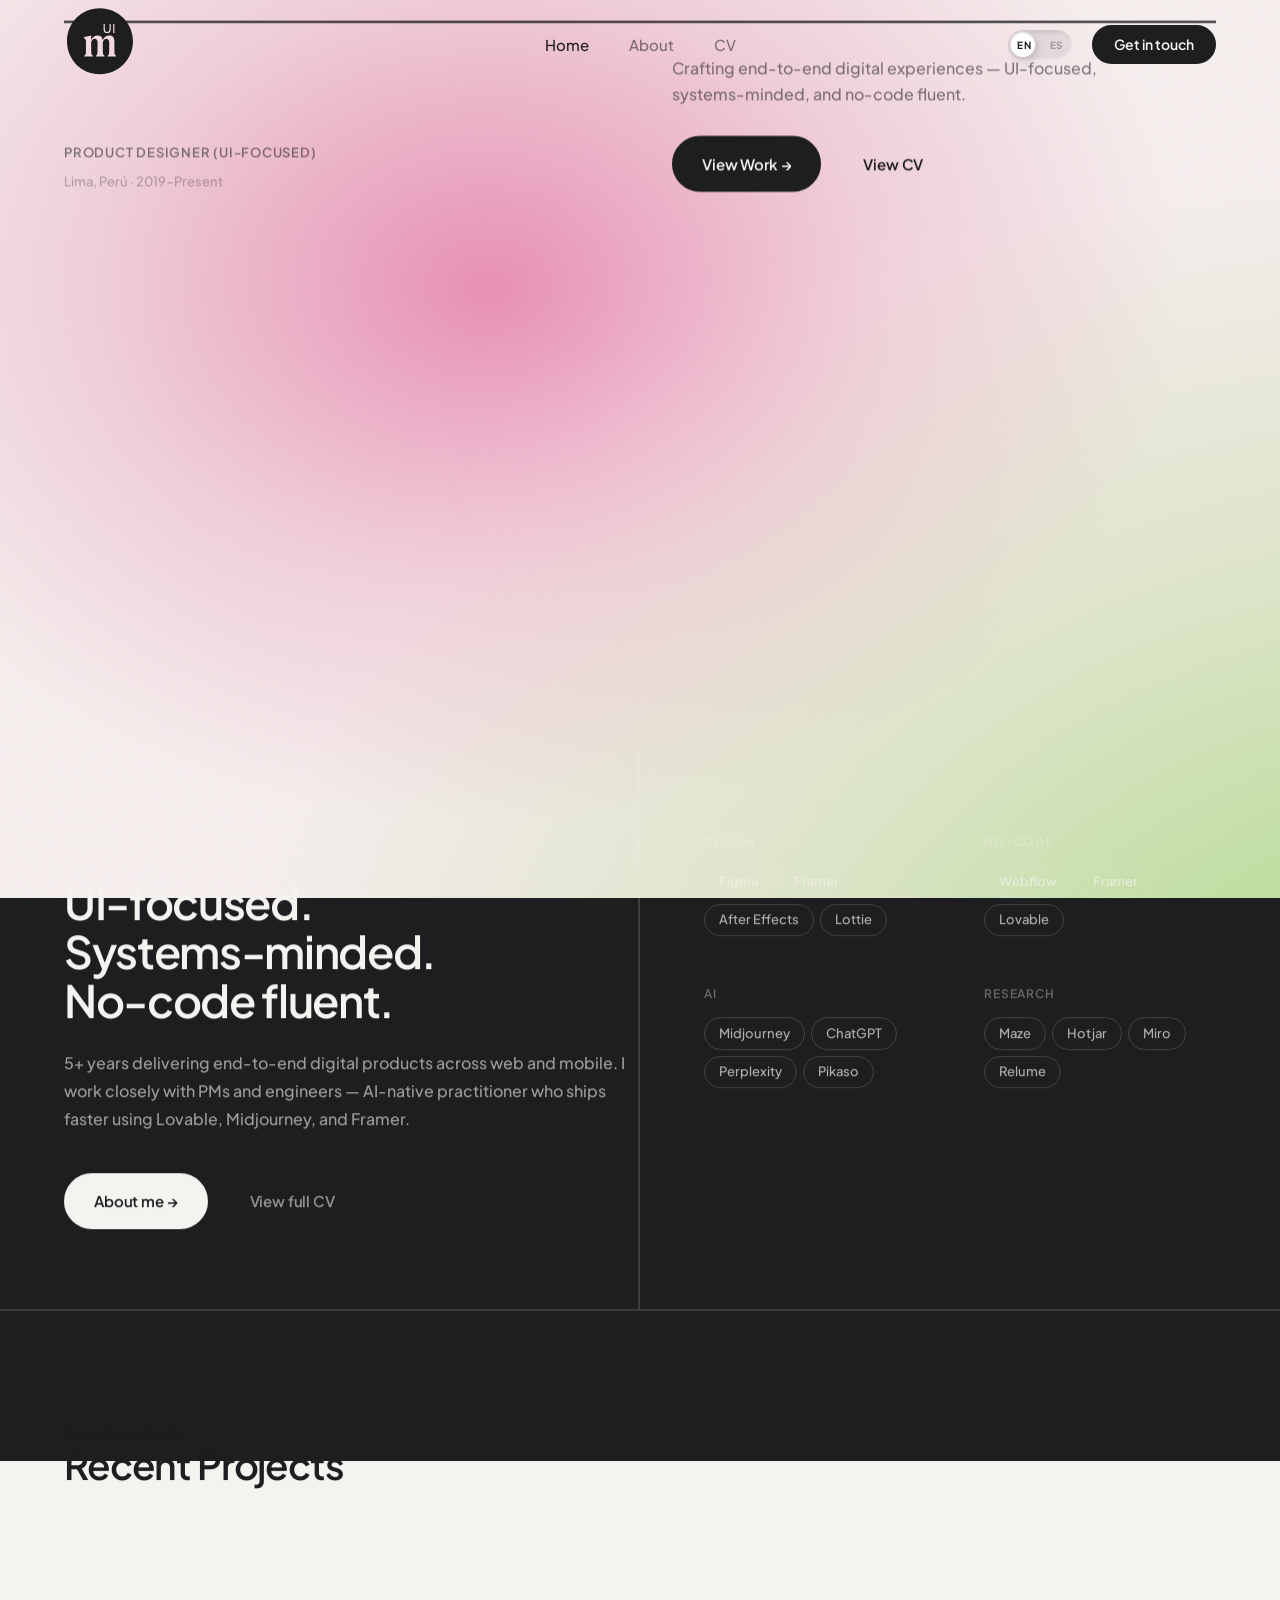
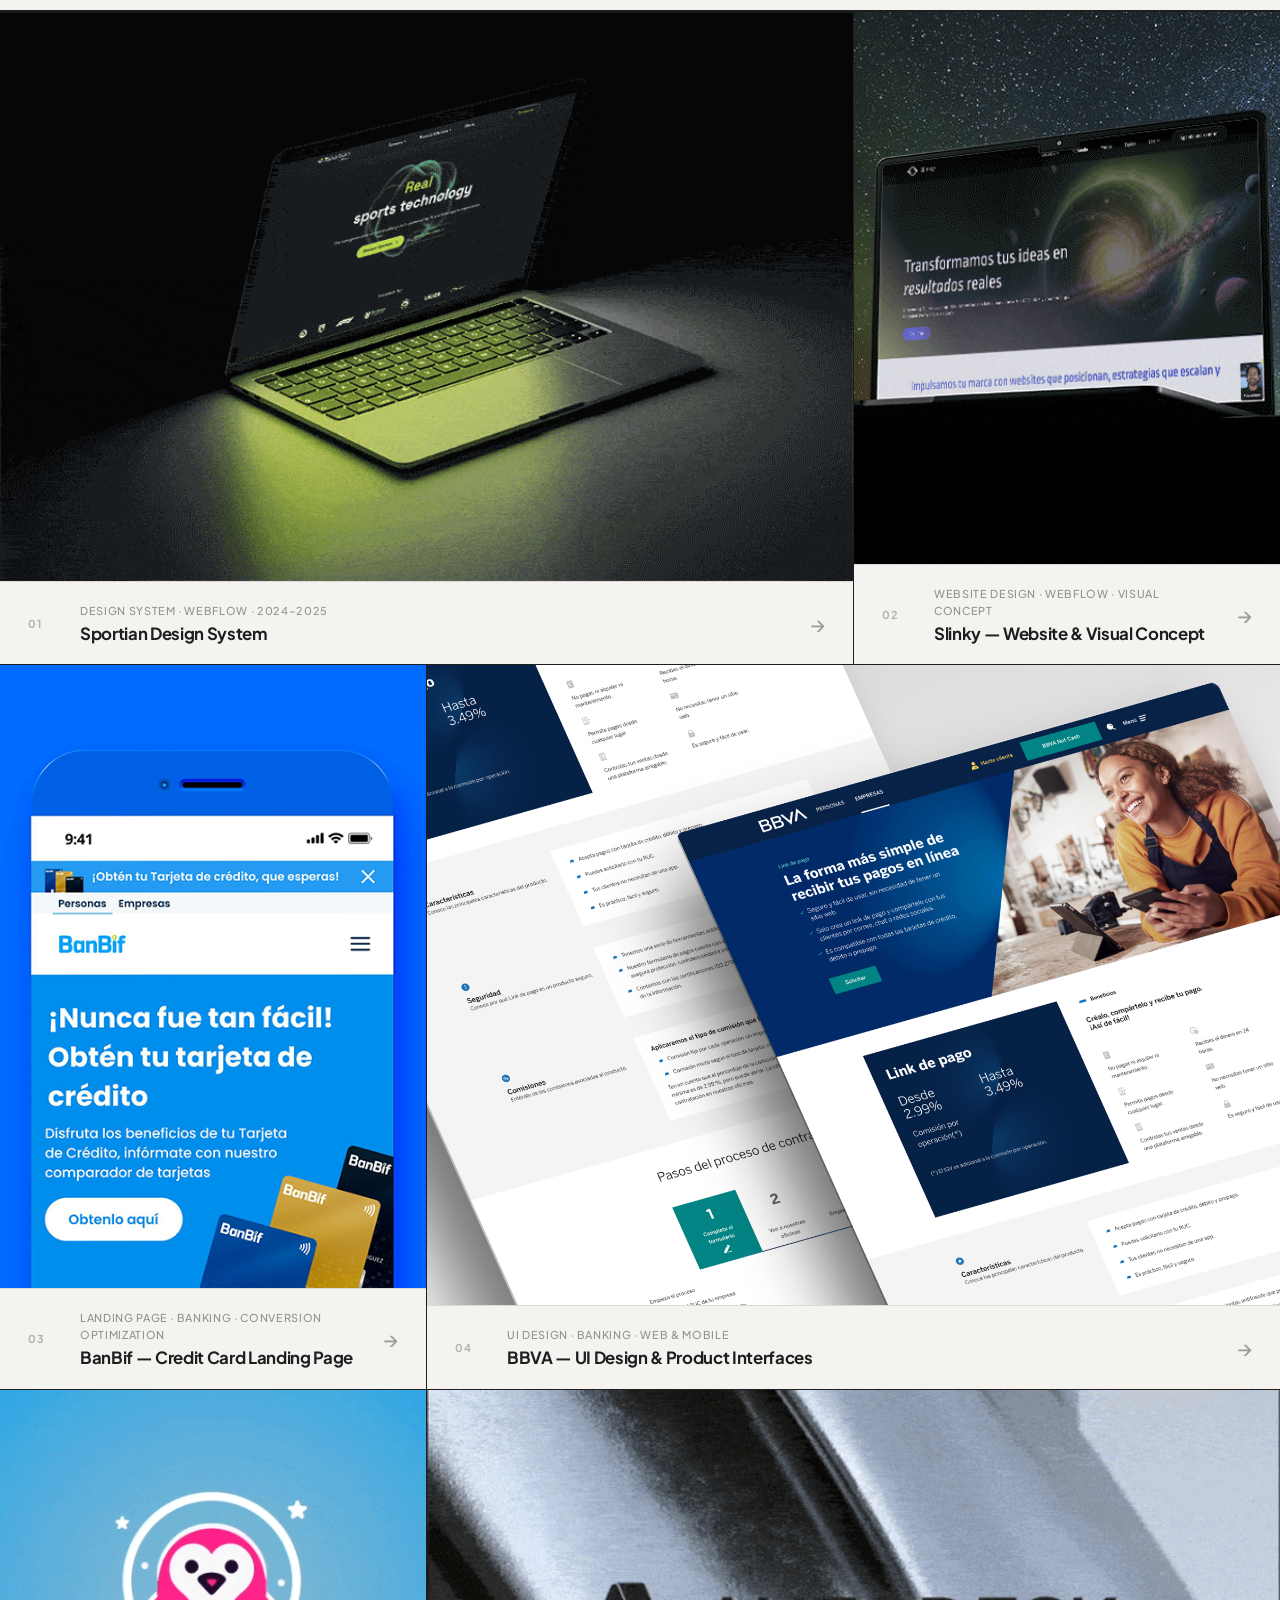
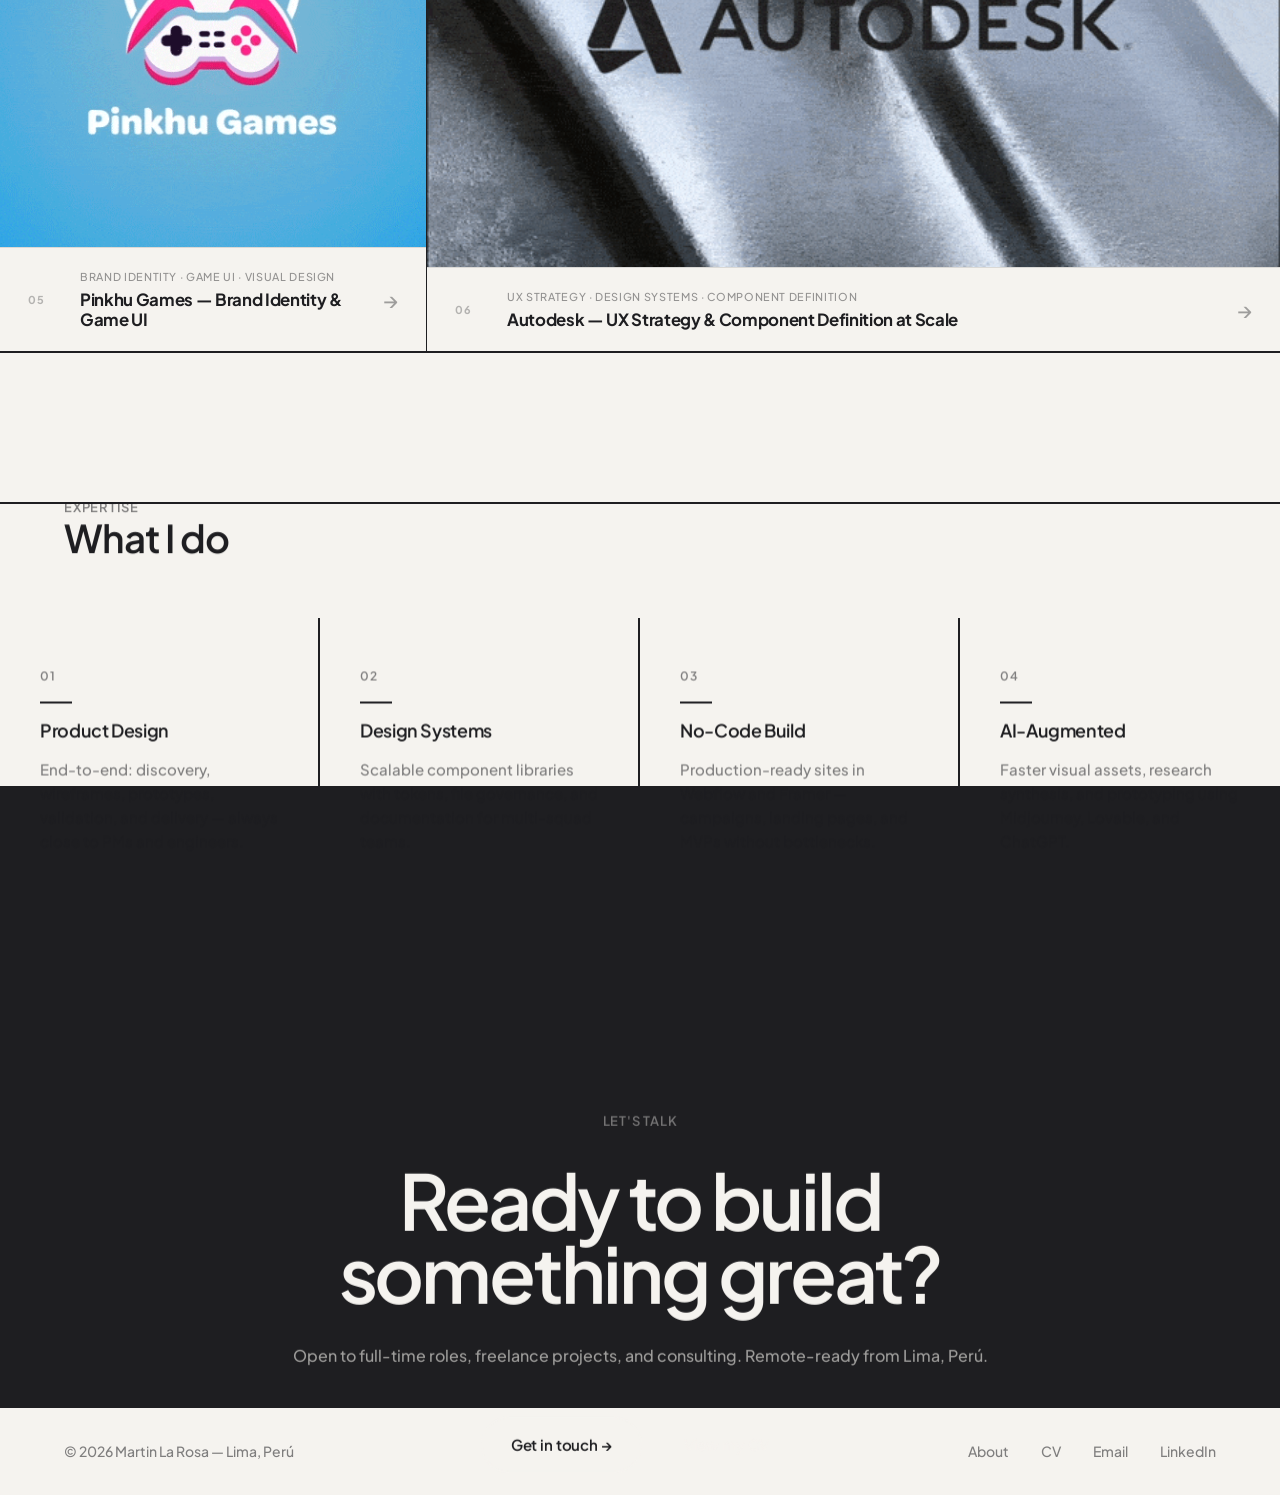
<file: index.html>
<!DOCTYPE html>
<html lang="en">
<head>
  <meta charset="UTF-8" />
  <meta name="viewport" content="width=device-width, initial-scale=1.0" />
  <title>Martin La Rosa — Product Designer</title>
  <link rel="preconnect" href="https://fonts.googleapis.com" />
  <link rel="preconnect" href="https://fonts.gstatic.com" crossorigin />
  <link href="https://fonts.googleapis.com/css2?family=Plus+Jakarta+Sans:ital,wght@0,300;0,400;0,500;0,600;0,700;1,300;1,400&display=swap" rel="stylesheet" />
  <style>
    /* ─── RESET ─── */
    *, *::before, *::after { box-sizing: border-box; margin: 0; padding: 0; }
    html { scroll-behavior: smooth; }

    /* ─── BENT DESIGN TOKENS ─── */
    :root {
      --cream:       #f5f3ef;
      --cream-dark:  #e4e1da;
      --ink:         #1e1e21;
      --ink-muted:   rgba(30,30,33,0.55);
      --white:       #fff;
      --line:        2px solid #1e1e21;
      --font:        'Plus Jakarta Sans', sans-serif;
      --max:         80.625rem; /* 1290px — container */
      --pad:         4rem;      /* padding-global */
      --nav-h:       90px;
    }

    body {
      font-family: var(--font);
      font-size: 1.125rem;
      font-weight: 500;
      line-height: 1.6;
      color: var(--ink);
      background: var(--ink);          /* page bg = ink, sections sit on cream */
      -webkit-font-smoothing: antialiased;
      -moz-osx-font-smoothing: grayscale;
    }

    a { color: inherit; text-decoration: none; }
    img { display: block; width: 100%; }

    /* ─── NAV ─── */
    .nav {
      position: fixed;
      top: 0; left: 0; right: 0;
      height: var(--nav-h);
      background: transparent;
      border-bottom: 1px solid transparent;
      z-index: 200;
      padding: 0 var(--pad);
      display: flex;
      align-items: center;
      transition: background 0.4s ease, border-color 0.4s ease;
    }
    .nav.nav-scrolled {
      background: rgba(245, 243, 239, 0.9);
      backdrop-filter: blur(12px);
      -webkit-backdrop-filter: blur(12px);
      border-bottom: 1px solid transparent;
    }

    .nav-inner {
      width: 100%;
      max-width: var(--max);
      margin: 0 auto;
      display: grid;
      grid-template-columns: 1fr auto 1fr;
      align-items: center;
    }

    .nav-logo {
      font-size: 1rem;
      font-weight: 600;
      letter-spacing: -0.02em;
      color: var(--ink);
      justify-self: start;
    }

    .nav-links {
      display: flex;
      gap: 2.5rem;
      list-style: none;
      justify-content: center;
    }

    .nav-links a {
      font-size: 0.9375rem;
      font-weight: 500;
      color: var(--ink-muted);
      transition: color 0.15s;
    }

    .nav-links a:hover,
    .nav-links a.active { color: var(--ink); }

    .nav-right {
      display: flex;
      align-items: center;
      gap: 1.25rem;
      justify-self: end;
    }

    .nav-cta {
      display: inline-flex;
      align-items: center;
      padding: 0.6rem 1.25rem;
      border: var(--line);
      border-radius: 100px;
      font-size: 0.875rem;
      font-weight: 600;
      background: var(--ink);
      color: var(--cream) !important;
      overflow: hidden;
      position: relative;
      isolation: isolate;
      transition: color 0.45s cubic-bezier(0.19,1,0.22,1);
    }

    .nav-cta::before {
      content: '';
      position: absolute;
      left: var(--mx, 50%);
      top:  var(--my, 50%);
      width: 260px;
      height: 260px;
      background: var(--cream);
      border-radius: 50%;
      transform: translate(-50%, -50%) scale(0);
      transition: transform 0.6s cubic-bezier(0.19,1,0.22,1);
      z-index: 0;
    }
    .nav-cta:hover::before { transform: translate(-50%, -50%) scale(1); }
    .nav-cta:hover { color: var(--ink) !important; }

    /* ─── MAIN WRAPPER ─── */
    .main { background: var(--cream); }

    /* ─── HERO ─── */
    .hero {
      padding: 0 var(--pad);
      padding-top: var(--nav-h);
      border-bottom: var(--line);
      position: relative;
      min-height: 100vh;
      min-height: 100svh;
      display: flex;
      flex-direction: column;
      justify-content: center;
      --bx: 8%;
      --by: 0%;
      --gx: 92%;
      --gy: 100%;
      background:
        radial-gradient(ellipse at var(--bx) var(--by), rgba(228, 120, 165, 0.82) 0%, rgba(228, 148, 175, 0.35) 35%, transparent 62%),
        radial-gradient(ellipse at var(--gx) var(--gy), rgba(140, 210, 90, 0.78) 0%, rgba(165, 210, 115, 0.30) 35%, transparent 60%),
        radial-gradient(ellipse at 50% 48%, rgba(255,255,255,0.88) 0%, transparent 52%),
        #f6eeee;
      overflow: hidden;
    }

    /* grain / noise texture overlay */
    .hero::after {
      content: '';
      position: absolute;
      inset: 0;
      background-image: url("data:image/svg+xml,%3Csvg xmlns='http://www.w3.org/2000/svg' width='200' height='200'%3E%3Cfilter id='n'%3E%3CfeTurbulence type='fractalNoise' baseFrequency='0.75' numOctaves='4' stitchTiles='stitch'/%3E%3C/filter%3E%3Crect width='200' height='200' filter='url(%23n)' opacity='1'/%3E%3C/svg%3E");
      opacity: 0.055;
      pointer-events: none;
      z-index: 0;
    }

    .hero > * { position: relative; z-index: 1; }

    .hero-inner {
      max-width: var(--max);
      margin: 0 auto;
      width: 100%;
    }

    /* top metadata bar — top padding absorbs fixed nav */
    .hero-bar {
      display: flex;
      align-items: center;
      justify-content: space-between;
      padding: 0 0 2.5rem;
    }

    /* editorial: name full-width */
    .hero-name {
      font-size: clamp(52px, 7.5vw, 96px);
      font-weight: 700;
      letter-spacing: -0.04em;
      line-height: 1;
      color: var(--ink);
      white-space: nowrap;
      padding-bottom: 2rem;
      border-bottom: var(--line);
      margin-bottom: 2rem;
    }

    /* two-col footer under the name */
    .hero-foot {
      display: grid;
      grid-template-columns: 1fr 1fr;
      gap: 4rem;
      padding-bottom: 3.5rem;
      align-items: end;
    }

    .hero-foot-left {
      display: flex;
      flex-direction: column;
      gap: 0.5rem;
    }

    .hero-foot-right {
      display: flex;
      flex-direction: column;
      align-items: flex-start;
      gap: 1.75rem;
    }
    .hero-loc {
      font-size: 0.8125rem;
      font-weight: 600;
      letter-spacing: 0.06em;
      text-transform: uppercase;
      color: var(--ink-muted);
    }
    .hero-tag {
      display: inline-flex;
      align-items: center;
      gap: 0.5rem;
      font-size: 0.8125rem;
      font-weight: 600;
      letter-spacing: 0.06em;
      text-transform: uppercase;
      color: var(--ink-muted);
    }

    .hero-dot {
      width: 7px;
      height: 7px;
      border-radius: 50%;
      background: #22C55E;
      animation: blink 2.4s ease-in-out infinite;
    }

    @keyframes blink { 0%,100%{opacity:1} 50%{opacity:0.25} }

    .hero-name em { font-style: italic; font-weight: 700; }

    .hero-subtitle {
      font-size: 0.8125rem;
      font-weight: 600;
      letter-spacing: 0.06em;
      text-transform: uppercase;
      color: var(--ink-muted);
    }

    .hero-year {
      font-size: 0.8125rem;
      font-weight: 500;
      color: var(--ink-muted);
      opacity: 0.55;
    }

    .hero-desc {
      font-size: 1rem;
      font-weight: 500;
      color: var(--ink-muted);
      max-width: 28rem;
      line-height: 1.65;
    }

    .hero-btns {
      display: flex;
      gap: 0.75rem;
      flex-shrink: 0;
    }

    /* ─── BUTTONS ─── */
    .btn {
      display: inline-flex;
      align-items: center;
      gap: 0.5rem;
      padding: 0.875rem 1.75rem;
      border-radius: 100px;
      font-size: 0.9375rem;
      font-weight: 600;
      font-family: var(--font);
      cursor: pointer;
      transition: all 0.18s;
      border: var(--line);
      letter-spacing: -0.01em;
    }

    .btn-primary {
      background: var(--ink);
      color: var(--cream);
      border-color: var(--ink);
      overflow: hidden;
      position: relative;
      isolation: isolate;
      transition: color 0.45s cubic-bezier(0.19,1,0.22,1),
                  border-color 0.45s;
    }

    /* ── liquid fill blob ── */
    .btn-primary::before {
      content: '';
      position: absolute;
      left: var(--mx, 50%);
      top:  var(--my, 50%);
      width: 320px;
      height: 320px;
      background: var(--cream);
      border-radius: 50%;
      transform: translate(-50%, -50%) scale(0);
      transition: transform 0.6s cubic-bezier(0.19,1,0.22,1);
      z-index: 0;
    }
    .btn-primary:hover::before {
      transform: translate(-50%, -50%) scale(1);
    }
    .btn-primary:hover {
      color: var(--ink);
      border-color: var(--ink);
    }

    /* ── split text wrapper ── */
    .btn-split {
      position: relative;
      z-index: 1;
      display: inline-flex;
      flex-direction: column;
      overflow: hidden;
      height: 1.15em;
      line-height: 1.15em;
      pointer-events: none;
    }
    .bs-top, .bs-bot {
      display: block;
      transition: transform 0.45s cubic-bezier(0.19,1,0.22,1);
    }
    .bs-bot {
      position: absolute;
      inset-inline-start: 0;
      top: 100%;
    }
    .btn-primary:hover .bs-top { transform: translateY(-100%); }
    .btn-primary:hover .bs-bot  { transform: translateY(-100%); }

    .btn-outline {
      background: transparent;
      color: var(--ink);
      border-color: transparent;
    }

    .btn-outline:hover { background: transparent; color: var(--ink-muted); border-color: transparent; }


    /* ─── SECTION HEADER ─── */
    .section-head {
      display: flex;
      align-items: flex-end;
      justify-content: space-between;
      gap: 1.5rem;
      padding: 3rem var(--pad) 2.5rem;
      border-bottom: var(--line);
      flex-wrap: wrap;
      max-width: var(--max);
      margin-left: auto;
      margin-right: auto;
    }

    .section-label {
      font-size: 0.8125rem;
      font-weight: 600;
      letter-spacing: 0.06em;
      text-transform: uppercase;
      color: var(--ink-muted);
    }

    .section-title {
      font-size: clamp(1.75rem, 3.5vw, 3vw);
      font-weight: 600;
      letter-spacing: -0.03em;
      line-height: 1.05;
      color: var(--ink);
    }

    /* ── PROJECT GALLERY ── */
    .proj-gallery-wrap {
      max-width: var(--max);
      margin: 0 auto;
      border-top: var(--line);
      border-bottom: var(--line);
    }
    .proj-gallery {
      display: grid;
      grid-template-columns: repeat(3, 1fr);
      gap: 1px;
      background: var(--ink);
      margin-bottom: 0;
    }
    .proj-card {
      background: var(--cream);
      text-decoration: none;
      color: var(--ink);
      display: flex;
      flex-direction: column;
      overflow: hidden;
      position: relative;
      min-height: 340px;
      transition: background 0.3s;
    }
    .proj-card:nth-child(1) { grid-column: span 2; min-height: 460px; }
    .proj-card:nth-child(4) { grid-column: span 2; }
    .proj-card:nth-child(6) { grid-column: span 2; }

    .proj-card-img-wrap {
      flex: 1;
      overflow: hidden;
      position: relative;
      background: #e8e5e0;
    }
    .proj-card-img {
      width: 100%;
      height: 100%;
      object-fit: cover;
      object-position: top center;
      transition: transform 0.6s cubic-bezier(0.25, 0.46, 0.45, 0.94);
      display: block;
    }
    .proj-card:hover .proj-card-img { transform: scale(1.05); }

    .proj-card-info {
      padding: 1.25rem 1.75rem;
      display: flex;
      align-items: center;
      gap: 1.25rem;
      border-top: 1px solid rgba(30,30,33,0.12);
      background: var(--cream);
      transition: background 0.3s, color 0.3s;
    }
    .proj-card:hover .proj-card-info {
      background: var(--ink);
      color: var(--cream);
    }
    .proj-card-num {
      font-size: 0.68rem;
      font-weight: 700;
      letter-spacing: 0.12em;
      opacity: 0.3;
      flex-shrink: 0;
      min-width: 2rem;
    }
    .proj-card-text { flex: 1; }
    .proj-card-cat {
      font-size: 0.68rem;
      letter-spacing: 0.06em;
      opacity: 0.45;
      display: block;
      margin-bottom: 0.3rem;
      text-transform: uppercase;
    }
    .proj-card-title {
      font-size: 1.05rem;
      font-weight: 700;
      letter-spacing: -0.02em;
      line-height: 1.2;
    }
    .proj-card-arrow {
      font-size: 1.3rem;
      flex-shrink: 0;
      opacity: 0.4;
      transition: transform 0.3s, opacity 0.3s;
    }
    .proj-card:hover .proj-card-arrow {
      transform: translateX(5px);
      opacity: 1;
    }
    @media (max-width: 768px) {
      .proj-gallery { grid-template-columns: 1fr; }
      .proj-card:nth-child(1),
      .proj-card:nth-child(4),
      .proj-card:nth-child(6) { grid-column: span 1; }
      .proj-card { min-height: 260px; }
    }

    /* ── CASE STUDY LAYOUT ── */
    .cs-tags { display: flex; flex-wrap: wrap; gap: 0.4rem; margin-bottom: 2.5rem; }
    .cs-tag {
      padding: 0.28rem 0.75rem;
      border: 1.5px solid rgba(245,243,239,0.18);
      border-radius: 100px;
      font-size: 0.8125rem;
      font-weight: 500;
      color: rgba(245,243,239,0.5);
    }

    /* metrics bar */
    .cs-metrics {
      display: grid;
      grid-template-columns: repeat(4, 1fr);
      border: 1px solid rgba(245,243,239,0.1);
      border-radius: 10px;
      overflow: hidden;
      margin-bottom: 3rem;
    }
    .cs-metric {
      padding: 1.5rem 1.75rem;
      border-right: 1px solid rgba(245,243,239,0.1);
    }
    .cs-metric:last-child { border-right: none; }
    .cs-metric-n {
      font-size: clamp(1.75rem, 3vw, 2.5rem);
      font-weight: 800;
      letter-spacing: -0.04em;
      color: var(--cream);
      line-height: 1;
      margin-bottom: 0.35rem;
    }
    .cs-metric-l {
      font-size: 0.75rem;
      font-weight: 500;
      color: rgba(245,243,239,0.4);
      letter-spacing: 0.04em;
      line-height: 1.4;
    }

    /* editorial statement */
    .cs-statement {
      font-size: clamp(1.25rem, 2.5vw, 2rem);
      font-weight: 300;
      letter-spacing: -0.03em;
      line-height: 1.4;
      color: rgba(245,243,239,0.75);
      max-width: 52rem;
      margin-bottom: 3rem;
      padding-bottom: 3rem;
      border-bottom: 1px solid rgba(245,243,239,0.1);
    }
    .cs-statement strong {
      font-weight: 700;
      color: var(--cream);
    }

    /* 3-col grid: context + role */
    .cs-grid {
      display: grid;
      grid-template-columns: 1.4fr 1fr;
      gap: 4rem;
      padding-bottom: 3rem;
      border-bottom: 1px solid rgba(245,243,239,0.1);
      margin-bottom: 3rem;
    }

    .cs-label {
      font-size: 0.6875rem;
      font-weight: 700;
      letter-spacing: 0.12em;
      text-transform: uppercase;
      color: rgba(245,243,239,0.3);
      margin-bottom: 0.875rem;
      display: block;
    }
    .cs-h {
      font-size: clamp(1rem, 1.6vw, 1.35rem);
      font-weight: 700;
      letter-spacing: -0.025em;
      color: var(--cream);
      margin-bottom: 0.75rem;
      line-height: 1.25;
    }
    .cs-p {
      font-size: 0.9375rem;
      font-weight: 400;
      line-height: 1.75;
      color: rgba(245,243,239,0.55);
    }
    .cs-p + .cs-p { margin-top: 0.65rem; }

    /* process steps */
    .cs-steps {
      display: flex;
      flex-direction: column;
      gap: 0;
      margin-top: 0.5rem;
    }
    .cs-step {
      display: flex;
      gap: 1rem;
      align-items: flex-start;
      padding: 0.875rem 0;
      border-bottom: 1px solid rgba(245,243,239,0.07);
    }
    .cs-step:last-child { border-bottom: none; }
    .cs-step-n {
      font-size: 0.6875rem;
      font-weight: 700;
      color: rgba(245,243,239,0.25);
      letter-spacing: 0.08em;
      min-width: 1.5rem;
      padding-top: 0.1em;
    }
    .cs-step-text {
      font-size: 0.875rem;
      font-weight: 500;
      color: rgba(245,243,239,0.6);
      line-height: 1.5;
    }
    .cs-step-text span {
      display: block;
      font-size: 0.8125rem;
      font-weight: 400;
      color: rgba(245,243,239,0.35);
      margin-top: 0.2rem;
    }

    /* images */
    .cs-img-row {
      display: grid;
      grid-template-columns: 1fr 1fr;
      gap: 0.75rem;
      margin-bottom: 3rem;
    }
    .cs-img-row img {
      width: 100%;
      border-radius: 6px;
      display: block;
      border: 1px solid rgba(245,243,239,0.07);
    }

    .cs-img-stack {
      display: flex;
      flex-direction: column;
      gap: 0.75rem;
      margin-bottom: 3rem;
    }
    .cs-img-full {
      position: relative;
      border-radius: 10px;
      overflow: hidden;
      border: 1px solid rgba(245,243,239,0.08);
    }
    .cs-img-full img {
      width: 100%;
      display: block;
    }
    /* quita fondo negro del PNG usando blend mode */
    .cs-img-full--blend {
      background: var(--ink);
    }
    .cs-img-full--blend img {
      mix-blend-mode: screen;
    }
    .cs-img-full::before {
      content: '';
      position: absolute;
      inset: 0;
      background:
        linear-gradient(to right,  rgba(30,30,33,0.35) 0%, transparent 15%),
        linear-gradient(to left,   rgba(30,30,33,0.35) 0%, transparent 15%),
        linear-gradient(to bottom, rgba(30,30,33,0.2)  0%, transparent 18%);
      pointer-events: none;
      z-index: 1;
    }
    .cs-img-masked {
      position: relative;
      border-radius: 6px;
      overflow: hidden;
      border: 1px solid rgba(245,243,239,0.07);
    }
    .cs-img-masked img {
      width: 100%;
      display: block;
      border-radius: 0;
      border: none;
    }
    .cs-img-masked::after {
      content: '';
      position: absolute;
      inset: 0;
      background: linear-gradient(
        to bottom,
        transparent 35%,
        rgba(30,30,33,0.55) 70%,
        rgba(30,30,33,0.92) 100%
      );
      pointer-events: none;
    }

    .cs-img-caption {
      font-size: 0.75rem;
      font-weight: 500;
      color: rgba(245,243,239,0.3);
      text-align: center;
      margin-top: 0.6rem;
      margin-bottom: 0.25rem;
      letter-spacing: 0.04em;
      text-transform: uppercase;
    }
    .cs-img-stack > div { display: flex; flex-direction: column; }

    /* outcomes */
    .cs-outcomes {
      display: grid;
      grid-template-columns: repeat(5, 1fr);
      gap: 0;
      border: 1px solid rgba(245,243,239,0.1);
      border-radius: 10px;
      overflow: hidden;
      margin-top: 1rem;
    }
    .cs-outcome {
      padding: 1.25rem 1.1rem;
      border-right: 1px solid rgba(245,243,239,0.1);
      position: relative;
    }
    .cs-outcome:last-child { border-right: none; }
    .cs-outcome::before {
      content: '✓';
      display: block;
      font-size: 0.75rem;
      color: rgba(245,243,239,0.25);
      margin-bottom: 0.5rem;
    }
    .cs-outcome-text {
      font-size: 0.8125rem;
      font-weight: 400;
      color: rgba(245,243,239,0.5);
      line-height: 1.5;
    }

    .cs-live-link {
      display: inline-flex;
      align-items: center;
      gap: 0.6rem;
      padding: 0.6rem 1.1rem;
      border: 1.5px solid rgba(245,243,239,0.15);
      border-radius: 100px;
      font-size: 0.875rem;
      font-weight: 600;
      color: rgba(245,243,239,0.7);
      text-decoration: none;
      margin-bottom: 2.5rem;
      transition: border-color 0.2s, color 0.2s;
      width: fit-content;
    }
    .cs-live-link:hover { border-color: rgba(245,243,239,0.45); color: var(--cream); }
    .cs-live-dot {
      width: 6px; height: 6px;
      border-radius: 50%;
      background: #4ade80;
      box-shadow: 0 0 6px #4ade80;
      flex-shrink: 0;
    }
    .cs-live-arrow { font-size: 0.75rem; opacity: 0.5; }

    /* ─── ABOUT SECTION (DARK) ─── */
    .about-dark {
      background: var(--ink);
      color: var(--cream);
      border-top: var(--line);
    }

    .about-dark-inner {
      max-width: var(--max);
      margin: 0 auto;
      padding: 0 var(--pad);
      display: grid;
      grid-template-columns: 1fr 1fr;
      border-bottom: 2px solid rgba(245,243,239,0.15);
    }

    .about-left {
      padding: 5rem 0;
      border-right: 2px solid rgba(245,243,239,0.15);
      display: flex;
      flex-direction: column;
      justify-content: space-between;
      gap: 3rem;
    }

    .about-eyebrow {
      font-size: 0.8125rem;
      font-weight: 600;
      letter-spacing: 0.06em;
      text-transform: uppercase;
      color: rgba(245,243,239,0.4);
      margin-bottom: 1.5rem;
    }

    .about-heading {
      font-size: clamp(1.75rem, 3.5vw, 3.5vw);
      font-weight: 600;
      letter-spacing: -0.03em;
      line-height: 1.1;
      color: var(--cream);
      margin-bottom: 1.5rem;
    }

    .about-text {
      font-size: 1rem;
      color: rgba(245,243,239,0.6);
      line-height: 1.75;
      margin-bottom: 2.5rem;
    }

    .about-btns { display: flex; gap: 0.75rem; flex-wrap: wrap; }

    /* btn-primary & btn-outline invertidos en secciones oscuras */
    .about-dark .btn-primary,
    .cta .btn-primary {
      background: var(--cream);
      color: var(--ink);
      border-color: var(--cream);
    }
    .about-dark .btn-primary::before,
    .cta .btn-primary::before { background: var(--ink); }
    .about-dark .btn-primary:hover,
    .cta .btn-primary:hover { color: var(--cream); border-color: var(--cream); }

    .about-dark .btn-outline,
    .cta .btn-outline { color: rgba(245,243,239,0.55); }

    .about-right {
      padding: 5rem 0 5rem 4rem;
      display: grid;
      grid-template-columns: 1fr 1fr;
      gap: 3rem;
      align-content: start;
    }

    .tool-block {}

    .tool-label {
      font-size: 0.75rem;
      font-weight: 600;
      letter-spacing: 0.07em;
      text-transform: uppercase;
      color: rgba(245,243,239,0.35);
      margin-bottom: 0.875rem;
    }

    .tool-chips { display: flex; flex-wrap: wrap; gap: 0.375rem; }

    .chip-inv {
      font-size: 0.8125rem;
      font-weight: 500;
      padding: 0.3rem 0.875rem;
      border: 1.5px solid rgba(245,243,239,0.18);
      border-radius: 100px;
      color: rgba(245,243,239,0.7);
    }

    /* ─── SERVICES ─── */
    .services { border-bottom: var(--line); }

    .services-grid {
      display: grid;
      grid-template-columns: repeat(4, 1fr);
      max-width: var(--max);
      margin-left: auto;
      margin-right: auto;
    }

    .svc {
      padding: 3rem 2.5rem;
      border-right: var(--line);
      display: flex;
      flex-direction: column;
      gap: 1rem;
    }

    .svc:last-child { border-right: none; }

    .svc-n {
      font-size: 0.75rem;
      font-weight: 600;
      letter-spacing: 0.07em;
      text-transform: uppercase;
      color: var(--ink-muted);
    }

    .svc-line {
      width: 2rem;
      height: 2px;
      background: var(--ink);
    }

    .svc-name {
      font-size: clamp(1rem, 1.5vw, 1.4vw);
      font-weight: 600;
      letter-spacing: -0.02em;
      line-height: 1.2;
      color: var(--ink);
    }

    .svc-desc {
      font-size: 0.9375rem;
      font-weight: 500;
      color: var(--ink-muted);
      line-height: 1.6;
    }

    /* ─── CTA ─── */
    .cta {
      padding: 8rem var(--pad);
      background: var(--ink);
      color: var(--cream);
      text-align: center;
    }

    .cta-inner { max-width: 50rem; margin: 0 auto; }

    .cta-eyebrow {
      font-size: 0.8125rem;
      font-weight: 600;
      letter-spacing: 0.06em;
      text-transform: uppercase;
      color: rgba(245,243,239,0.4);
      margin-bottom: 2rem;
    }

    .cta-h {
      font-size: clamp(2.5rem, 6vw, 6vw);
      font-weight: 600;
      letter-spacing: -0.04em;
      line-height: 0.95;
      color: var(--cream);
      margin-bottom: 2rem;
    }

    .cta-sub {
      font-size: 1rem;
      color: rgba(245,243,239,0.6);
      margin-bottom: 3rem;
      line-height: 1.7;
    }

    .cta-row { display: flex; gap: 0.75rem; justify-content: center; flex-wrap: wrap; }

    /* ─── LANG SWITCH ─── */
    .lang-sw {
      position: relative;
      width: 64px;
      height: 30px;
      border-radius: 100px;
      border: none;
      cursor: pointer;
      flex-shrink: 0;
      padding: 0 9px;
      display: flex;
      align-items: center;
      justify-content: space-between;
      background: rgba(30,30,33,0.07);
      box-shadow:
        inset 2px 2px 5px rgba(0,0,0,0.13),
        inset -1px -1px 3px rgba(255,255,255,0.55);
      transition: box-shadow 0.2s;
    }
    .lang-sw:hover {
      box-shadow:
        inset 3px 3px 6px rgba(0,0,0,0.16),
        inset -1px -1px 3px rgba(255,255,255,0.6);
    }
    .lang-sw-knob {
      position: absolute;
      top: 3px;
      left: 3px;
      width: 24px;
      height: 24px;
      border-radius: 50%;
      background: #fff;
      box-shadow:
        2px 3px 8px rgba(0,0,0,0.18),
        -1px -1px 3px rgba(255,255,255,0.9);
      transition: transform 0.38s cubic-bezier(0.34,1.4,0.64,1);
      pointer-events: none;
    }
    html[lang="es"] .lang-sw-knob { transform: translateX(34px); }
    .lang-sw-label {
      font-family: var(--font);
      font-size: 0.62rem;
      font-weight: 700;
      letter-spacing: 0.07em;
      color: rgba(30,30,33,0.35);
      z-index: 1;
      user-select: none;
      transition: color 0.2s;
    }
    html[lang="en"] .lang-sw [data-lang="en"],
    html[lang="es"] .lang-sw [data-lang="es"] { color: var(--ink); }

    /* ─── FOOTER ─── */
    footer {
      background: var(--cream);
      border-top: var(--line);
      padding: 2rem var(--pad);
    }
    .foot-inner {
      max-width: var(--max);
      margin: 0 auto;
      display: flex;
      align-items: center;
      justify-content: space-between;
      flex-wrap: wrap;
      gap: 1rem;
    }

    .foot-copy {
      font-size: 0.875rem;
      font-weight: 500;
      color: var(--ink-muted);
    }

    .foot-links { display: flex; gap: 2rem; }

    .foot-links a {
      font-size: 0.875rem;
      font-weight: 500;
      color: var(--ink-muted);
      transition: color 0.15s;
    }

    .foot-links a:hover { color: var(--ink); }

    /* ─── RESPONSIVE ─── */
    @media (max-width: 900px) {
      :root { --pad: 2rem; }
      .proj-row, .proj-row.flip { grid-template-columns: 1fr; }
      .proj-row .pr-img,
      .proj-row.flip .pr-img { order: 0; border-right: none; border-left: none; border-bottom: var(--line); min-height: 280px; }
      .proj-row .pr-info,
      .proj-row.flip .pr-info { order: 1; }
      .about-dark-inner { grid-template-columns: 1fr; }
      .about-left { border-right: none; border-bottom: 2px solid rgba(245,243,239,0.15); }
      .about-right { grid-template-columns: 1fr 1fr; }
      .services-grid { grid-template-columns: repeat(2, 1fr); }
      .svc:nth-child(2) { border-right: none; }
      .svc:nth-child(3) { border-top: var(--line); }
      .svc:nth-child(4) { border-top: var(--line); border-right: none; }
    }

    @media (max-width: 600px) {
      :root { --pad: 1.25rem; --nav-h: 68px; }
      .nav-logo svg { height: 44px; width: 44px; }
      .nav-links, .nav-right { display: none; }
      .hero-name { font-size: clamp(36px, 10vw, 10vw); white-space: normal; padding-bottom: 1.25rem; margin-bottom: 1.25rem; }
      .hero-foot { grid-template-columns: 1fr; gap: 1.5rem; }
      .hero-bar { padding: 1.25rem 0 1.75rem; }
      .about-right { grid-template-columns: 1fr; }
      .services-grid { grid-template-columns: 1fr; }
      .svc { border-right: none; border-top: var(--line); }
      .svc:first-child { border-top: none; }
      .pr-info { padding: 2rem var(--pad); }
    }
  </style>
</head>
<body>

  <!-- ── NAV ── -->
  <nav class="nav">
    <div class="nav-inner">
      <a href="index.html" class="nav-logo">
        <svg height="72" width="72" viewBox="0 0 96 96" fill="none" xmlns="http://www.w3.org/2000/svg" aria-label="Martin La Rosa">
          <path d="M47.68 4.24023C23.27 4.24023 4 23.6502 4 48.2402C4 72.8302 23.27 92.2402 47.68 92.2402C72.09 92.2402 92 72.8302 92 48.2402C92 23.6502 72.09 4.24023 47.68 4.24023ZM65.58 25.4602H67.18V37.3402H65.58V25.4602ZM52.83 25.4602H54.43V32.1502C54.43 34.7802 55.57 35.9702 57.58 35.9702C59.59 35.9702 60.75 34.7802 60.75 32.1502V25.4602H62.3V32.2202C62.3 35.6702 60.52 37.4802 57.56 37.4802C54.6 37.4802 52.82 35.6602 52.82 32.2202V25.4602H52.83ZM69.53 68.5102H58.01V67.5002C60.13 66.8502 60.25 64.3002 60.25 61.2702V49.7702C60.25 46.4502 58.68 44.8502 56.17 44.8502C54.1 44.8502 51.75 47.5202 51.75 49.8902V61.2802C51.75 64.5402 52.03 66.9702 54.04 67.5102V68.5202H42.52V67.5102C44.64 66.8602 44.76 64.3102 44.76 61.2802V49.7802C44.76 46.4602 43.25 44.8602 40.73 44.8602C38.66 44.8602 36.26 47.5902 36.26 49.7202V61.4002C36.26 64.6602 36.6 66.9102 38.55 67.5102V68.5202H27.09V67.5102C29.21 66.8602 29.27 64.4302 29.27 61.4002V48.4102C29.27 46.3302 28.77 45.2702 26.47 43.9602V42.9502L36.25 40.5802V46.6902C37.76 43.2502 41.17 40.5802 44.69 40.5802C48.6 40.5802 51.01 42.4802 51.68 46.8702C52.85 43.2502 56.66 40.5802 60.18 40.5802C64.54 40.5802 67.22 42.4202 67.22 49.5902V61.2702C67.22 64.5302 67.5 66.9602 69.51 67.5002V68.5102H69.53Z" fill="currentColor"/>
        </svg>
      </a>
      <ul class="nav-links">
        <li><a href="index.html" class="active" data-t="nav.home">Home</a></li>
        <li><a href="about.html" data-t="nav.about">About</a></li>
        <li><a href="cv.html" data-t="nav.cv">CV</a></li>
      </ul>
      <div class="nav-right">
        <button class="lang-sw" id="langSw" aria-label="Switch language">
          <span class="lang-sw-label" data-lang="en">EN</span>
          <span class="lang-sw-knob"></span>
          <span class="lang-sw-label" data-lang="es">ES</span>
        </button>
        <a href="https://wa.link/5fqk9j" target="_blank" rel="noopener" class="nav-cta">
          <span class="btn-split" data-t-split="nav.cta">
            <span class="bs-top">Get in touch</span>
            <span class="bs-bot">Get in touch</span>
          </span>
        </a>
      </div>
    </div>
  </nav>

  <div class="main">

    <!-- ── HERO ── -->
    <section class="hero">
      <div class="hero-inner" data-parallax="0.18">
        <div class="hero-bar">
          <div class="hero-tag">
            <span class="hero-dot"></span>
            <span data-t="hero.avail">Available for work</span>
          </div>
        </div>
        <h1 class="hero-name">Martin La Rosa</h1>
        <div class="hero-foot">
          <div class="hero-foot-left">
            <span class="hero-subtitle" data-t="hero.subtitle">Product Designer (UI-Focused)</span>
            <span class="hero-year">Lima, Perú · 2019–Present</span>
          </div>
          <div class="hero-foot-right">
            <p class="hero-desc" data-t="hero.desc">Crafting end-to-end digital experiences — UI-focused, systems-minded, and no-code fluent.</p>
            <div class="hero-btns">
              <a href="#recent-projects" class="btn btn-primary">
                <span class="btn-split" data-t-split="hero.cta">
                  <span class="bs-top">View Work →</span>
                  <span class="bs-bot">View Work →</span>
                </span>
              </a>
              <a href="cv.html" class="btn btn-outline" data-t="hero.cv">View CV</a>
            </div>
          </div>
        </div>
      </div>
    </section>

    <!-- ── ABOUT DARK ── -->
    <div class="about-dark">
      <div class="about-dark-inner" data-parallax="0.10">
        <div class="about-left">
          <div>
            <p class="about-eyebrow" data-t="about.eyebrow">About</p>
            <h2 class="about-heading" data-t-html="about.heading">UI-focused.<br>Systems-minded.<br>No-code fluent.</h2>
            <p class="about-text" data-t="about.text">5+ years delivering end-to-end digital products across web and mobile. I work closely with PMs and engineers — AI-native practitioner who ships faster using Lovable, Midjourney, and Framer.</p>
            <div class="about-btns">
              <a href="about.html" class="btn btn-primary" data-t="about.btn1">About me →</a>
              <a href="cv.html" class="btn btn-outline" data-t="about.btn2">View full CV</a>
            </div>
          </div>
        </div>
        <div class="about-right">
          <div class="tool-block">
            <p class="tool-label" data-t="tool.design">Design</p>
            <div class="tool-chips">
              <span class="chip-inv">Figma</span>
              <span class="chip-inv">Framer</span>
              <span class="chip-inv">After Effects</span>
              <span class="chip-inv">Lottie</span>
            </div>
          </div>
          <div class="tool-block">
            <p class="tool-label" data-t="tool.nocode">No-Code</p>
            <div class="tool-chips">
              <span class="chip-inv">Webflow</span>
              <span class="chip-inv">Framer</span>
              <span class="chip-inv">Lovable</span>
            </div>
          </div>
          <div class="tool-block">
            <p class="tool-label" data-t="tool.ai">AI</p>
            <div class="tool-chips">
              <span class="chip-inv">Midjourney</span>
              <span class="chip-inv">ChatGPT</span>
              <span class="chip-inv">Perplexity</span>
              <span class="chip-inv">Pikaso</span>
            </div>
          </div>
          <div class="tool-block">
            <p class="tool-label" data-t="tool.research">Research</p>
            <div class="tool-chips">
              <span class="chip-inv">Maze</span>
              <span class="chip-inv">Hotjar</span>
              <span class="chip-inv">Miro</span>
              <span class="chip-inv">Relume</span>
            </div>
          </div>
        </div>
      </div>
    </div>

    <!-- ── SELECTED WORK ── -->
    <div id="recent-projects" class="section-head" style="border-bottom:none; scroll-margin-top:var(--nav-h);">
      <div data-parallax="0.08">
        <p class="section-label" data-t="work.label">Selected Work</p>
        <h2 class="section-title" data-t="work.title">Recent Projects</h2>
      </div>
    </div>

    <div class="proj-gallery-wrap">
    <section class="proj-gallery">

      <a href="project-01.html" class="proj-card">
        <div class="proj-card-img-wrap">
          <img src="img/sportian-laptop.gif" class="proj-card-img" alt="Sportian Design System" />
        </div>
        <div class="proj-card-info">
          <span class="proj-card-num">01</span>
          <div class="proj-card-text">
            <span class="proj-card-cat" data-t="acc01.cat">Design System · Webflow · 2024–2025</span>
            <h3 class="proj-card-title" data-t="acc01.title">Sportian Design System</h3>
          </div>
          <span class="proj-card-arrow">→</span>
        </div>
      </a>

      <a href="project-02.html" class="proj-card">
        <div class="proj-card-img-wrap">
          <img src="img/porta_slinky.gif" class="proj-card-img" alt="Slinky" />
        </div>
        <div class="proj-card-info">
          <span class="proj-card-num">02</span>
          <div class="proj-card-text">
            <span class="proj-card-cat" data-t="acc02.cat">Website Design · Webflow · Visual Concept</span>
            <h3 class="proj-card-title" data-t="acc02.title">Slinky — Website & Visual Concept</h3>
          </div>
          <span class="proj-card-arrow">→</span>
        </div>
      </a>

      <a href="project-03.html" class="proj-card">
        <div class="proj-card-img-wrap">
          <img src="img/porta_banbif.png" class="proj-card-img" alt="BanBif" />
        </div>
        <div class="proj-card-info">
          <span class="proj-card-num">03</span>
          <div class="proj-card-text">
            <span class="proj-card-cat" data-t="acc03.cat">Landing Page · Banking · Conversion Optimization</span>
            <h3 class="proj-card-title" data-t="acc03.title">BanBif — Credit Card Landing Page</h3>
          </div>
          <span class="proj-card-arrow">→</span>
        </div>
      </a>

      <a href="project-04.html" class="proj-card">
        <div class="proj-card-img-wrap">
          <img src="img/web-portfolio-mockup_11.jpg" class="proj-card-img" alt="BBVA" />
        </div>
        <div class="proj-card-info">
          <span class="proj-card-num">04</span>
          <div class="proj-card-text">
            <span class="proj-card-cat" data-t="acc04.cat">UI Design · Banking · Web & Mobile</span>
            <h3 class="proj-card-title" data-t="acc04.title">BBVA — UI Design & Product Interfaces</h3>
          </div>
          <span class="proj-card-arrow">→</span>
        </div>
      </a>

      <a href="project-05.html" class="proj-card">
        <div class="proj-card-img-wrap">
          <img src="img/pinku_1.jpg" class="proj-card-img" alt="Pinkhu Games" />
        </div>
        <div class="proj-card-info">
          <span class="proj-card-num">05</span>
          <div class="proj-card-text">
            <span class="proj-card-cat" data-t="acc05.cat">Brand Identity · Game UI · Visual Design</span>
            <h3 class="proj-card-title" data-t="acc05.title">Pinkhu Games — Brand Identity & Game UI</h3>
          </div>
          <span class="proj-card-arrow">→</span>
        </div>
      </a>

      <a href="project-06.html" class="proj-card">
        <div class="proj-card-img-wrap">
          <img src="img/porta_auto.gif" class="proj-card-img" alt="Autodesk" />
        </div>
        <div class="proj-card-info">
          <span class="proj-card-num">06</span>
          <div class="proj-card-text">
            <span class="proj-card-cat" data-t="acc06.cat">UX Strategy · Design Systems · Component Definition</span>
            <h3 class="proj-card-title" data-t="acc06.title">Autodesk — UX Strategy & Component Definition at Scale</h3>
          </div>
          <span class="proj-card-arrow">→</span>
        </div>
      </a>

    </section>
    </div>


    <!-- ── SERVICES ── -->
    <div class="section-head">
      <div data-parallax="0.08">
        <p class="section-label" data-t="exp.label">Expertise</p>
        <h2 class="section-title" data-t="exp.title">What I do</h2>
      </div>
    </div>

    <div class="services">
      <div class="services-grid" data-parallax="0.08">
        <div class="svc">
          <span class="svc-n">01</span>
          <div class="svc-line"></div>
          <h3 class="svc-name" data-t="svc01.name">Product Design</h3>
          <p class="svc-desc" data-t="svc01.desc">End-to-end: discovery, wireframes, prototypes, validation, and delivery — always close to PMs and engineers.</p>
        </div>
        <div class="svc">
          <span class="svc-n">02</span>
          <div class="svc-line"></div>
          <h3 class="svc-name" data-t="svc02.name">Design Systems</h3>
          <p class="svc-desc" data-t="svc02.desc">Scalable component libraries with tokens, file governance, and documentation for multi-squad teams.</p>
        </div>
        <div class="svc">
          <span class="svc-n">03</span>
          <div class="svc-line"></div>
          <h3 class="svc-name" data-t="svc03.name">No-Code Build</h3>
          <p class="svc-desc" data-t="svc03.desc">Production-ready sites in Webflow and Framer — campaigns, landing pages, and MVPs without bottlenecks.</p>
        </div>
        <div class="svc">
          <span class="svc-n">04</span>
          <div class="svc-line"></div>
          <h3 class="svc-name" data-t="svc04.name">AI-Augmented</h3>
          <p class="svc-desc" data-t="svc04.desc">Faster visual assets, research synthesis, and prototyping using Midjourney, Lovable, and ChatGPT.</p>
        </div>
      </div>
    </div>

    <!-- ── CTA ── -->
    <section class="cta">
      <div class="cta-inner" data-parallax="0.10">
        <p class="cta-eyebrow" data-t="cta.eyebrow">Let's talk</p>
        <h2 class="cta-h" data-t-html="cta.h">Ready to build<br>something great?</h2>
        <p class="cta-sub" data-t="cta.sub">Open to full-time roles, freelance projects, and consulting. Remote-ready from Lima, Perú.</p>
        <div class="cta-row">
          <a href="https://wa.link/5fqk9j" target="_blank" rel="noopener" class="btn btn-primary" data-t="cta.btn">Get in touch →</a>
          <a href="cv.html" class="btn btn-outline" data-t="cta.cv">View my CV</a>
        </div>
      </div>
    </section>

  </div><!-- /.main -->

  <!-- ── FOOTER ── -->
  <footer>
    <div class="foot-inner">
      <span class="foot-copy">© 2026 Martin La Rosa — Lima, Perú</span>
      <div class="foot-links">
        <a href="about.html">About</a>
        <a href="cv.html">CV</a>
        <a href="mailto:martinmind.dg@gmail.com">Email</a>
        <a href="https://linkedin.com/in/martinlarosa" target="_blank">LinkedIn</a>
      </div>
    </div>
  </footer>


<script>
  /* ── Nav: transparent → opaque on scroll ── */
  (function() {
    const nav = document.querySelector('.nav');
    if (!nav) return;
    function updateNav() {
      nav.classList.toggle('nav-scrolled', window.scrollY > 30);
    }
    updateNav();
    window.addEventListener('scroll', updateNav, { passive: true });
  })();

  /* ── i18n ── */
  const T = {
    en: {
      'nav.home':'Home','nav.about':'About','nav.cv':'CV','nav.cta':'Get in touch',
      'hero.avail':'Available for work','hero.subtitle':'Product Designer (UI-Focused)',
      'hero.desc':'Crafting end-to-end digital experiences — UI-focused, systems-minded, and no-code fluent.',
      'hero.cta':'View Work →','hero.cv':'View CV',
      'about.eyebrow':'About','about.heading':'UI-focused.<br>Systems-minded.<br>No-code fluent.',
      'about.text':'5+ years delivering end-to-end digital products across web and mobile. I work closely with PMs and engineers — AI-native practitioner who ships faster using Lovable, Midjourney, and Framer.',
      'about.btn1':'About me →','about.btn2':'View full CV',
      'tool.design':'Design','tool.nocode':'No-Code','tool.ai':'AI','tool.research':'Research',
      'work.label':'Selected Work','work.title':'Recent Projects',
      'acc01.cat':'Design System · Webflow · 2024–2025','acc01.title':'Sportian Design System',
      'acc02.cat':'Website Design · Webflow · Visual Concept','acc02.title':'Slinky — Website & Visual Concept',
      'acc03.cat':'Landing Page · Banking · Conversion Optimization','acc03.title':'BanBif — Credit Card Landing Page',
      'acc04.cat':'UI Design · Banking · Web & Mobile','acc04.title':'BBVA — UI Design & Product Interfaces',
      'acc05.cat':'Brand Identity · Game UI · Visual Design','acc05.title':'Pinkhu Games — Brand Identity & Game UI Exploration',
      'acc06.cat':'UX Strategy · Design Systems · Component Definition','acc06.title':'Autodesk — UX Strategy & Component Definition at Scale',
      'cs05.tag1':'Brand Designer','cs05.tag2':'Brand Identity','cs05.tag3':'Game UI',
      'cs05.m1l':'Studio brand<br>from scratch','cs05.m2l':'Systems built<br>identity + UI','cs05.m3l':'Gaming<br>audience','cs05.m4l':'Built from<br>blank canvas',
      'cs05.stmt':'When building from scratch for a game studio, every decision is a foundation — <strong>the brand, the UI, and the in-game experience must all speak the same visual language.</strong>',
      'cs05.cap1':'Pinkhu Games — mascot logo and visual identity built around a playful, friendly character',
      'cs05.ctx.label':'Context & Role','cs05.ctx.h':'Defining a visual identity for a casual game studio',
      'cs05.ctx.p1':'Pinkhu Games is a casual game studio focused on creating playful, friendly, and accessible gaming experiences. The challenge was to define a strong visual identity that could translate seamlessly into game UI elements, marketing assets, and future digital products.',
      'cs05.ctx.p2':'I supported the project as a designer focused on brand definition and game UI foundations — working across visual identity, typography, color systems, and interface exploration.',
      'cs05.proc.label':'What I did',
      'cs05.s1':'Brand identity exploration<span>Logo and visual language definition, mascot character design and brand personality</span>',
      'cs05.s2':'Typography & color system<span>Omnes Bold/Regular selection, vibrant palette with navy, hot pink and sky blue</span>',
      'cs05.s3':'Game UI visual direction<span>Buttons, HUD components, cards, panels and visual feedback states — clear, playful, accessible</span>',
      'cs05.s4':'Brand → UI translation<span>Ensuring brand identity flows naturally into game interfaces for consistency across all touchpoints</span>',
      'cs05.vi.label':'Visual Identity',
      'cs05.cap2':'Brand system — Omnes typeface, vibrant color palette and logo variations across dark and light backgrounds',
      'cs05.cap3':'Visual identity in context — rounded shapes, bold colors and 3D graphic elements reinforcing a fun, accessible tone',
      'cs05.gui.label':'Game UI Direction',
      'cs05.cap4':'UI direction on device — soft shadows, depth and spatial composition translating brand language into playable interfaces',
      'cs05.cap5':'Game concept art — visual direction exploring world-building and environmental storytelling for in-game scenes',
      'cs05.o1':'Full visual identity defined from scratch — logo, color, type and mascot',
      'cs05.o2':'Brand system that scales from marketing to in-game UI seamlessly',
      'cs05.o3':'Game UI direction with clear hierarchy, friendly iconography and visual feedback',
      'cs05.o4':'Consistent visual language across all studio touchpoints',
      'cs05.o5':'Foundation ready for product expansion and future game titles',
      'cs.ctx-challenge':'Context & Challenge','cs.my-process':'My Process','cs.impact':'Impact & Outcomes',
      'cs01.tag1':'Senior UI Designer','cs01.tag2':'Design Systems','cs01.tag3':'Component Architecture','cs01.tag4':'Cross-functional',
      'cs01.m1l':'Reusable<br>components built','cs01.m2l':'Squads aligned<br>to one system','cs01.m3l':'Faster page<br>creation','cs01.m4l':'Unified token-based<br>design language',
      'cs01.stmt':"Sportian's web presence had grown organically across multiple initiatives — the real problem wasn't visual, it was <strong>the absence of shared rules that slowed every team down.</strong>",
      'cs01.cap1':'Live site — new Sportian web experience, migrated to Webflow',
      'cs01.ctx.h':'Fragmented system, growing visual debt',
      'cs01.ctx.p1':'Sportian is a global sports-tech company (a Globant venture) serving LaLiga, Serie A, and top-tier clubs worldwide. Their web presence had scaled faster than their design rules — inconsistent components, duplicated patterns, and no shared vocabulary between design and dev.',
      'cs01.ctx.p2':'My mandate was to audit, systematize, and migrate — without halting ongoing marketing and product releases.',
      'cs01.s1':'Visual & component audit<span>Mapped all existing UI across 12+ pages, identified 80+ inconsistencies</span>',
      'cs01.s2':'Token architecture<span>Defined color, spacing, type & motion tokens in Figma Variables</span>',
      'cs01.s3':'Component library<span>Built 40+ reusable components with auto-layout, variants & documentation</span>',
      'cs01.s4':'Webflow migration<span>Translated the system into Webflow CMS — zero loss of design fidelity</span>',
      'cs01.s5':'Governance & handoff<span>Created naming conventions, usage guidelines, and onboarding docs for 3 teams</span>',
      'cs01.cap2':'Component architecture — type scale, icon sets & reusable UI blocks built in Figma',
      'cs01.cap3':'Webflow migration — design system translated into CMS components with zero fidelity loss',
      'cs01.cap4':'Before vs. After — fragmented system → unified design language',
      'cs01.cap5':'New system in production — reusable components across all Sportian touchpoints',
      'cs01.o1':'Unified visual language across all web touchpoints','cs01.o2':'~60% faster page production with reusable Webflow components',
      'cs01.o3':'80+ visual inconsistencies resolved in a single audit cycle','cs01.o4':'3 cross-functional teams aligned to one design language','cs01.o5':'Scalable token architecture ready for future product growth',
      'cs02.tag2':'Visual Concept','cs02.tag3':'Creative Studio',
      'cs02.m1l':'Key pages<br>redesigned','cs02.m2l':'Unified visual<br>concept defined','cs02.m3l':'Responsive &<br>SEO-optimized','cs02.m4l':'Design system<br>from scratch',
      'cs02.stmt':'The site wasn\'t broken — it just had <strong>no visual north. Each page was its own island,</strong> disconnected from a shared brand direction.',
      'cs02.cap1':'Live site — Slinky creative studio, implemented in Webflow',
      'cs02.ctx.h':'No visual direction, growing incoherence',
      'cs02.ctx.p1':'Slinky is a creative digital studio offering web design, strategy, and campaigns. Their website had grown without a defined visual concept — inconsistent layouts, unclear hierarchy, and a fragmented brand perception that didn\'t reflect their creative capabilities.',
      'cs02.ctx.p2':'The challenge: redesign from a strategic visual concept first, then build a scalable, performant site in Webflow.',
      'cs02.s1':'Visual & UX audit<span>Mapped all existing pages, identified hierarchy and consistency issues</span>',
      'cs02.s2':'Visual concept definition<span>Defined typography, color, motion and layout rules to guide all design decisions</span>',
      'cs02.s3':'Website redesign<span>Rebuilt key pages around reusable sections and predictable layout patterns</span>',
      'cs02.s4':'Webflow implementation<span>Built with a structured class system — responsive, performant, SEO-ready</span>',
      'cs02.s5':'QA & continuous iteration<span>Live QA across devices, performance tuning and ongoing design updates</span>',
      'cs02.cap2':'Webflow implementation — reusable components & structured class system',
      'cs02.cap3':'Fully responsive — mobile-first layout with consistent visual concept',
      'cs02.cap4':'Complete redesign — unified visual language across all pages',
      'cs02.o1':'Clear visual concept guiding all design decisions','cs02.o2':'Consistent hierarchy and layout across all pages',
      'cs02.o3':'Reusable Webflow components for faster updates','cs02.o4':'Responsive behavior across all devices','cs02.o5':'SEO & performance improvements post-launch',
      'cs03.tag1':'Product Designer','cs03.tag2':'Landing Page','cs03.tag3':'Conversion Optimization','cs03.tag4':'Banking',
      'cs03.m1l':'Lead form<br>completion','cs03.m2l':'Drop-off at<br>key step','cs03.m3l':'Flows unified<br>into one path','cs03.m4l':'IA strategy<br>from scratch',
      'cs03.stmt':"Users weren't converting — not because the product wasn't good, but because <strong>the page never told them clearly what to do next.</strong>",
      'cs03.cap1':'BanBif credit card landing page — redesigned for clarity and conversion',
      'cs03.ctx.h':'A landing page that didn\'t convert',
      'cs03.ctx.p1':'BanBif needed to increase credit card applications through their digital channel. The existing landing page had multiple entry points, fragmented messaging, and a form flow that created friction at critical steps — resulting in high drop-off before submission.',
      'cs03.ctx.p2':'My role: own the UX strategy end-to-end — from information architecture and user flow definition to wireframes, prototypes, and handoff — within a fast-moving financial services context.',
      'cs03.s1':'Discovery & audit<span>Reviewed analytics, heatmaps, and drop-off data to identify friction points in the existing flow</span>',
      'cs03.s2':'IA strategy<span>Restructured content hierarchy — one clear value prop, one primary CTA, progressive disclosure for details</span>',
      'cs03.s3':'Wireframes & flow<span>Designed low-to-mid fidelity wireframes covering all states — empty, error, loading, success</span>',
      'cs03.s4':'Prototype & validation<span>Clickable prototype tested with real users; iterated on form step order and label clarity</span>',
      'cs03.s5':'Handoff & QA<span>Annotated specs delivered in Figma; worked directly with dev team during implementation</span>',
      'cs03.cap2':'IA strategy — restructured content hierarchy with a single conversion path',
      'cs03.cap3':'Wireframe flow — progressive disclosure reducing cognitive load at each step',
      'cs03.cap4':'Form states — empty, error, and success variations for consistent feedback',
      'cs03.cap5':'Mobile layout — optimized for the primary access channel (80%+ mobile traffic)',
      'cs03.cap6':'Final design — unified landing page with clear hierarchy and single CTA path',
      'cs03.figma':'View in Figma',
      'cs03.o1':'+38% lead form completion rate post-launch','cs03.o2':'Drop-off reduced at the critical form step',
      'cs03.o3':'3 fragmented flows consolidated into 1 clear path','cs03.o4':'Full mobile-first responsive implementation','cs03.o5':'Reusable Figma components handed off to dev',
      'cs04.tag1':'UI Designer','cs04.tag2':'Visual Design',
      'cs04.m1l':'Products &<br>platforms','cs04.m2l':'Cross-platform<br>coverage','cs04.m3l':'Design system<br>followed','cs04.m4l':'Delivered &<br>shipped',
      'cs04.stmt':'Working inside a regulated, large-scale system means <strong>every pixel has to earn its place — clarity, consistency, and accessibility are non-negotiable.</strong>',
      'cs04.cap1':'BBVA — digital financial products for web and mobile platforms',
      'cs04.ctx.label':'Context & Role','cs04.proc.label':'What I did',
      'cs04.ctx.h':'UI design inside a large-scale financial system',
      'cs04.ctx.p1':'At BBVA, I worked as a UI and visual designer within a multidisciplinary team, designing interfaces for digital financial products — from landing pages and onboarding flows to core banking features for web and mobile.',
      'cs04.ctx.p2':"The environment demanded strict adherence to BBVA's global design system while solving real UX problems: improving clarity at critical moments, reducing errors in transactional flows, and maintaining visual consistency across devices.",
      'cs04.s1':'Screen & component design<span>Designed UI for key flows in web and mobile products following BBVA\'s design system guidelines</span>',
      'cs04.s2':'Visual adaptation of new features<span>Ensured hierarchy, readability, and accessibility across devices and viewports</span>',
      'cs04.s3':'Cross-team collaboration<span>Worked with product managers and engineers to validate and refine UI proposals iteratively</span>',
      'cs04.s4':'Graphic assets & documentation<span>Produced visual assets and annotated Figma specs for accurate, efficient dev handoff</span>',
      'cs04.cap2':'Multi-product landing pages — Link de pago, POS, and payment hub designed with consistent hierarchy',
      'cs04.cap3':'Figma documentation — annotated flow specs delivered to development for precise implementation',
      'cs04.o1':'4+ digital products designed and shipped','cs04.o2':'Consistent UI across web and mobile platforms',
      'cs04.o3':'Design system applied at scale across all deliverables','cs04.o4':'Full annotated Figma specs for dev handoff','cs04.o5':'Transactional flows improved for clarity and trust',
      'exp.label':'Expertise','exp.title':'What I do',
      'svc01.name':'Product Design','svc01.desc':'End-to-end: discovery, wireframes, prototypes, validation, and delivery — always close to PMs and engineers.',
      'svc02.name':'Design Systems','svc02.desc':'Scalable component libraries with tokens, file governance, and documentation for multi-squad teams.',
      'svc03.name':'No-Code Build','svc03.desc':'Production-ready sites in Webflow and Framer — campaigns, landing pages, and MVPs without bottlenecks.',
      'svc04.name':'AI-Augmented','svc04.desc':'Faster visual assets, research synthesis, and prototyping using Midjourney, Lovable, and ChatGPT.',
      'cta.eyebrow':"Let's talk",'cta.h':'Ready to build<br>something great?',
      'cta.sub':'Open to full-time roles, freelance projects, and consulting. Remote-ready from Lima, Perú.',
      'cta.btn':'Get in touch →','cta.cv':'View my CV',
    },
    es: {
      'nav.home':'Inicio','nav.about':'Sobre mí','nav.cv':'CV','nav.cta':'Contáctame',
      'hero.avail':'Disponible','hero.subtitle':'Diseñador de Producto (UI)',
      'hero.desc':'Creando experiencias digitales end-to-end — enfocado en UI, orientado a sistemas y fluido en no-code.',
      'hero.cta':'Ver Proyectos →','hero.cv':'Ver CV',
      'about.eyebrow':'Sobre mí','about.heading':'Enfocado en UI.<br>Orientado a sistemas.<br>Fluido en no-code.',
      'about.text':'5+ años entregando productos digitales end-to-end en web y móvil. Trabajo de cerca con PMs e ingenieros — practicante AI-native que entrega más rápido con Lovable, Midjourney y Framer.',
      'about.btn1':'Sobre mí →','about.btn2':'Ver CV completo',
      'tool.design':'Diseño','tool.nocode':'No-Code','tool.ai':'IA','tool.research':'Investigación',
      'work.label':'Trabajos Seleccionados','work.title':'Proyectos Recientes',
      'acc01.cat':'Sistema de Diseño · Webflow · 2024–2025','acc01.title':'Sportian Design System',
      'acc02.cat':'Diseño Web · Webflow · Concepto Visual','acc02.title':'Slinky — Diseño Web & Concepto Visual',
      'acc03.cat':'Landing Page · Banca · Optimización de Conversión','acc03.title':'BanBif — Landing de Tarjeta de Crédito',
      'acc04.cat':'Diseño UI · Banca · Web & Móvil','acc04.title':'BBVA — Diseño UI & Interfaces de Producto',
      'acc05.cat':'Identidad de Marca · Game UI · Diseño Visual','acc05.title':'Pinkhu Games — Identidad de Marca & Exploración de Game UI',
      'acc06.cat':'Estrategia UX · Design Systems · Definición de Componentes','acc06.title':'Autodesk — Estrategia UX & Definición de Componentes a Escala',
      'cs05.tag1':'Diseñador de Marca','cs05.tag2':'Identidad de Marca','cs05.tag3':'Game UI',
      'cs05.m1l':'Marca de estudio<br>desde cero','cs05.m2l':'Sistemas creados<br>identidad + UI','cs05.m3l':'Audiencia<br>casual gaming','cs05.m4l':'Construido desde<br>hoja en blanco',
      'cs05.stmt':'Al construir desde cero para un estudio de juegos, cada decisión es una base — <strong>la marca, la UI y la experiencia in-game deben hablar el mismo lenguaje visual.</strong>',
      'cs05.cap1':'Pinkhu Games — logo mascota e identidad visual construidos alrededor de un personaje lúdico y amigable',
      'cs05.ctx.label':'Contexto & Rol','cs05.ctx.h':'Definiendo una identidad visual para un estudio de juegos casuales',
      'cs05.ctx.p1':'Pinkhu Games es un estudio de juegos casuales enfocado en crear experiencias de juego lúdicas, amigables y accesibles. El desafío fue definir una identidad visual sólida que pudiera traducirse sin fricción en elementos de game UI, assets de marketing y futuros productos digitales.',
      'cs05.ctx.p2':'Participé en el proyecto como diseñador enfocado en la definición de marca y las bases de game UI — trabajando en identidad visual, tipografía, sistemas de color y exploración de interfaces.',
      'cs05.proc.label':'Lo que hice',
      'cs05.s1':'Exploración de identidad de marca<span>Definición de logo, lenguaje visual, diseño del personaje mascota y personalidad de marca</span>',
      'cs05.s2':'Tipografía & sistema de color<span>Selección de Omnes Bold/Regular, paleta vibrante con navy, rosa intenso y celeste</span>',
      'cs05.s3':'Dirección visual de Game UI<span>Botones, componentes HUD, cards, paneles y estados de feedback — claro, lúdico y accesible</span>',
      'cs05.s4':'Traducción marca → UI<span>Garantizar que la identidad de marca fluya naturalmente a las interfaces de juego en todos los touchpoints</span>',
      'cs05.vi.label':'Identidad Visual',
      'cs05.cap2':'Sistema de marca — tipografía Omnes, paleta vibrante y variaciones de logo en fondos oscuros y claros',
      'cs05.cap3':'Identidad en contexto — formas redondeadas, colores intensos y elementos gráficos 3D reforzando un tono divertido y accesible',
      'cs05.gui.label':'Dirección de Game UI',
      'cs05.cap4':'Dirección de UI en dispositivo — sombras suaves, profundidad y composición espacial traduciendo la marca a interfaces jugables',
      'cs05.cap5':'Concept art del juego — dirección visual explorando world-building y narrativa ambiental para escenas in-game',
      'cs05.o1':'Identidad visual completa definida desde cero — logo, color, tipografía y mascota',
      'cs05.o2':'Sistema de marca que escala de marketing a game UI sin fricción',
      'cs05.o3':'Dirección de game UI con jerarquía clara, iconografía amigable y feedback visual',
      'cs05.o4':'Lenguaje visual consistente en todos los touchpoints del estudio',
      'cs05.o5':'Base lista para expansión de producto y futuros títulos del estudio',
      'cs.ctx-challenge':'Contexto & Desafío','cs.my-process':'Mi Proceso','cs.impact':'Impacto & Resultados',
      'cs01.tag1':'Senior UI Designer','cs01.tag2':'Sistemas de Diseño','cs01.tag3':'Arquitectura de Componentes','cs01.tag4':'Multifuncional',
      'cs01.m1l':'Componentes<br>reutilizables','cs01.m2l':'Squads alineados<br>al mismo sistema','cs01.m3l':'Creación de páginas<br>más rápida','cs01.m4l':'Lenguaje de diseño<br>unificado con tokens',
      'cs01.stmt':'La presencia web de Sportian creció orgánicamente — el problema no era visual, era <strong>la ausencia de reglas compartidas que frenaban a todos los equipos.</strong>',
      'cs01.cap1':'Sitio en producción — nueva experiencia web de Sportian, migrada a Webflow',
      'cs01.ctx.h':'Sistema fragmentado, deuda visual en aumento',
      'cs01.ctx.p1':'Sportian es una empresa global de sports-tech (venture de Globant) que trabaja con LaLiga, Serie A y clubes de primer nivel. Su presencia web escaló más rápido que sus reglas de diseño — componentes inconsistentes, patrones duplicados y sin vocabulario compartido entre diseño y desarrollo.',
      'cs01.ctx.p2':'Mi mandato fue auditar, sistematizar y migrar — sin detener las publicaciones de marketing y producto en curso.',
      'cs01.s1':'Auditoría visual y de componentes<span>Mapeé toda la UI existente en 12+ páginas e identifiqué 80+ inconsistencias</span>',
      'cs01.s2':'Arquitectura de tokens<span>Definí tokens de color, espaciado, tipografía y movimiento en Figma Variables</span>',
      'cs01.s3':'Librería de componentes<span>Construí 40+ componentes reutilizables con auto-layout, variantes y documentación</span>',
      'cs01.s4':'Migración a Webflow<span>Traduje el sistema a Webflow CMS — sin pérdida de fidelidad de diseño</span>',
      'cs01.s5':'Gobernanza y handoff<span>Creé convenciones de nomenclatura, guías de uso y documentación de onboarding para 3 equipos</span>',
      'cs01.cap2':'Arquitectura de componentes — escala tipográfica, iconos y bloques UI reutilizables en Figma',
      'cs01.cap3':'Migración a Webflow — sistema de diseño traducido a componentes CMS sin pérdida de fidelidad',
      'cs01.cap4':'Antes vs. Después — sistema fragmentado → lenguaje de diseño unificado',
      'cs01.cap5':'Nuevo sistema en producción — componentes reutilizables en todos los touchpoints de Sportian',
      'cs01.o1':'Lenguaje visual unificado en todos los touchpoints web','cs01.o2':'~60% más rápido en producción de páginas con componentes Webflow reutilizables',
      'cs01.o3':'80+ inconsistencias visuales resueltas en un solo ciclo de auditoría','cs01.o4':'3 equipos multifuncionales alineados a un mismo lenguaje de diseño','cs01.o5':'Arquitectura de tokens escalable lista para el crecimiento futuro del producto',
      'cs02.tag2':'Concepto Visual','cs02.tag3':'Estudio Creativo',
      'cs02.m1l':'Páginas clave<br>rediseñadas','cs02.m2l':'Concepto visual<br>unificado','cs02.m3l':'Responsive &<br>SEO-optimizado','cs02.m4l':'Sistema de diseño<br>desde cero',
      'cs02.stmt':'El sitio no estaba roto — simplemente <strong>no tenía norte visual. Cada página era una isla,</strong> desconectada de una dirección de marca compartida.',
      'cs02.cap1':'Sitio en producción — estudio creativo Slinky, implementado en Webflow',
      'cs02.ctx.h':'Sin dirección visual, incoherencia creciente',
      'cs02.ctx.p1':'Slinky es un estudio digital creativo que ofrece diseño web, estrategia y campañas. Su sitio había crecido sin un concepto visual definido — layouts inconsistentes, jerarquía poco clara y una percepción de marca fragmentada que no reflejaba sus capacidades creativas.',
      'cs02.ctx.p2':'El desafío: rediseñar desde un concepto visual estratégico primero, luego construir un sitio escalable y performante en Webflow.',
      'cs02.s1':'Auditoría visual y UX<span>Mapeé todas las páginas existentes e identifiqué problemas de jerarquía y consistencia</span>',
      'cs02.s2':'Definición del concepto visual<span>Definí tipografía, color, movimiento y reglas de layout para guiar todas las decisiones de diseño</span>',
      'cs02.s3':'Rediseño del sitio web<span>Reconstruí las páginas clave en torno a secciones reutilizables y patrones de layout predecibles</span>',
      'cs02.s4':'Implementación en Webflow<span>Construido con un sistema de clases estructurado — responsive, performante, listo para SEO</span>',
      'cs02.s5':'QA & iteración continua<span>QA en vivo en dispositivos, optimización de rendimiento y actualizaciones de diseño continuas</span>',
      'cs02.cap2':'Implementación en Webflow — componentes reutilizables y sistema de clases estructurado',
      'cs02.cap3':'Totalmente responsive — layout mobile-first con concepto visual consistente',
      'cs02.cap4':'Rediseño completo — lenguaje visual unificado en todas las páginas',
      'cs02.o1':'Concepto visual claro que guía todas las decisiones de diseño','cs02.o2':'Jerarquía y layout consistentes en todas las páginas',
      'cs02.o3':'Componentes Webflow reutilizables para actualizaciones más rápidas','cs02.o4':'Comportamiento responsive en todos los dispositivos','cs02.o5':'Mejoras de SEO y rendimiento post-lanzamiento',
      'cs03.tag1':'Diseñador de Producto','cs03.tag2':'Landing Page','cs03.tag3':'Optimización de Conversión','cs03.tag4':'Banca',
      'cs03.m1l':'Completado<br>del formulario','cs03.m2l':'Drop-off en<br>paso clave','cs03.m3l':'Flujos unificados<br>en un camino','cs03.m4l':'Estrategia de<br>IA desde cero',
      'cs03.stmt':'Los usuarios no convertían — no porque el producto no fuera bueno, sino porque <strong>la página nunca les dijo claramente qué hacer a continuación.</strong>',
      'cs03.cap1':'Landing page de tarjeta de crédito BanBif — rediseñada para claridad y conversión',
      'cs03.ctx.h':'Una landing page que no convertía',
      'cs03.ctx.p1':'BanBif necesitaba aumentar las solicitudes de tarjeta de crédito a través de su canal digital. La landing page existente tenía múltiples puntos de entrada, mensajes fragmentados y un flujo de formulario que creaba fricción en pasos críticos — resultando en alta tasa de abandono antes del envío.',
      'cs03.ctx.p2':'Mi rol: liderar la estrategia UX end-to-end — desde la arquitectura de información y definición de flujos hasta wireframes, prototipos y handoff — en un contexto de servicios financieros de ritmo acelerado.',
      'cs03.s1':'Descubrimiento y auditoría<span>Revisé analytics, heatmaps y datos de abandono para identificar puntos de fricción en el flujo existente</span>',
      'cs03.s2':'Estrategia de IA<span>Reestructuré la jerarquía de contenido — un valor principal claro, un CTA primario, divulgación progresiva para detalles</span>',
      'cs03.s3':'Wireframes y flujo<span>Diseñé wireframes de baja a media fidelidad cubriendo todos los estados — vacío, error, carga, éxito</span>',
      'cs03.s4':'Prototipo y validación<span>Prototipo clickeable testeado con usuarios reales; iteré en el orden de pasos del formulario y claridad de etiquetas</span>',
      'cs03.s5':'Handoff y QA<span>Especificaciones anotadas entregadas en Figma; trabajé directamente con el equipo de desarrollo durante la implementación</span>',
      'cs03.cap2':'Estrategia de IA — jerarquía de contenido reestructurada con un único camino de conversión',
      'cs03.cap3':'Flujo de wireframes — divulgación progresiva reduciendo la carga cognitiva en cada paso',
      'cs03.cap4':'Estados del formulario — variaciones vacío, error y éxito para feedback consistente',
      'cs03.cap5':'Layout móvil — optimizado para el canal de acceso principal (80%+ tráfico móvil)',
      'cs03.cap6':'Diseño final — landing page unificada con jerarquía clara y camino de CTA único',
      'cs03.figma':'Ver en Figma',
      'cs03.o1':'+38% tasa de completado del formulario post-lanzamiento','cs03.o2':'Drop-off reducido en el paso crítico del formulario',
      'cs03.o3':'3 flujos fragmentados consolidados en 1 camino claro','cs03.o4':'Implementación responsive mobile-first completa','cs03.o5':'Componentes Figma reutilizables entregados a desarrollo',
      'cs04.tag1':'Diseñador UI','cs04.tag2':'Diseño Visual',
      'cs04.m1l':'Productos &<br>plataformas','cs04.m2l':'Cobertura<br>multiplataforma','cs04.m3l':'Sistema de diseño<br>aplicado','cs04.m4l':'Entregado &<br>publicado',
      'cs04.stmt':'Trabajar dentro de un sistema regulado y a gran escala significa que <strong>cada píxel debe ganarse su lugar — la claridad, consistencia y accesibilidad son innegociables.</strong>',
      'cs04.cap1':'BBVA — productos financieros digitales para plataformas web y móvil',
      'cs04.ctx.label':'Contexto & Rol','cs04.proc.label':'Qué hice',
      'cs04.ctx.h':'Diseño UI dentro de un sistema financiero a gran escala',
      'cs04.ctx.p1':'En BBVA, trabajé como diseñador UI y visual dentro de un equipo multidisciplinario, diseñando interfaces para productos financieros digitales — desde landing pages y flujos de onboarding hasta funciones bancarias principales para web y móvil.',
      'cs04.ctx.p2':'El entorno exigía adherencia estricta al sistema de diseño global de BBVA mientras se resolvían problemas reales de UX: mejorar la claridad en momentos críticos, reducir errores en flujos transaccionales y mantener consistencia visual en todos los dispositivos.',
      'cs04.s1':'Diseño de pantallas y componentes<span>Diseñé la UI para flujos clave en productos web y móvil siguiendo las guías del sistema de diseño de BBVA</span>',
      'cs04.s2':'Adaptación visual de nuevas funcionalidades<span>Aseguré jerarquía, legibilidad y accesibilidad en dispositivos y viewports</span>',
      'cs04.s3':'Colaboración entre equipos<span>Trabajé con product managers e ingenieros para validar y refinar propuestas UI iterativamente</span>',
      'cs04.s4':'Assets gráficos y documentación<span>Produje assets visuales y especificaciones Figma anotadas para un handoff preciso y eficiente</span>',
      'cs04.cap2':'Landing pages multi-producto — Link de pago, POS y hub de pagos diseñados con jerarquía consistente',
      'cs04.cap3':'Documentación en Figma — especificaciones de flujo anotadas entregadas a desarrollo para implementación precisa',
      'cs04.o1':'4+ productos digitales diseñados y publicados','cs04.o2':'UI consistente en plataformas web y móvil',
      'cs04.o3':'Sistema de diseño aplicado a escala en todos los entregables','cs04.o4':'Especificaciones Figma anotadas completas para handoff','cs04.o5':'Flujos transaccionales mejorados para claridad y confianza',
      'exp.label':'Especialidades','exp.title':'Qué hago',
      'svc01.name':'Diseño de Producto','svc01.desc':'End-to-end: descubrimiento, wireframes, prototipos, validación y entrega — siempre cerca de PMs e ingenieros.',
      'svc02.name':'Sistemas de Diseño','svc02.desc':'Librerías de componentes escalables con tokens, gobernanza y documentación para equipos multi-squad.',
      'svc03.name':'Desarrollo No-Code','svc03.desc':'Sitios listos para producción en Webflow y Framer — campañas, landing pages y MVPs sin cuellos de botella.',
      'svc04.name':'IA-Aumentado','svc04.desc':'Assets visuales más rápidos, síntesis de research y prototipado usando Midjourney, Lovable y ChatGPT.',
      'cta.eyebrow':'Hablemos','cta.h':'¿Listo para construir<br>algo increíble?',
      'cta.sub':'Disponible para roles full-time, proyectos freelance y consultoría. Remote-ready desde Lima, Perú.',
      'cta.btn':'Contáctame →','cta.cv':'Ver mi CV',
    }
  };

  function setLang(lang) {
    document.documentElement.setAttribute('lang', lang);
    document.querySelectorAll('[data-t]').forEach(el => {
      const v = T[lang][el.dataset.t];
      if (v !== undefined) el.textContent = v;
    });
    document.querySelectorAll('[data-t-html]').forEach(el => {
      const v = T[lang][el.dataset.tHtml];
      if (v !== undefined) el.innerHTML = v;
    });
    document.querySelectorAll('[data-t-split]').forEach(el => {
      const v = T[lang][el.dataset.tSplit];
      if (v !== undefined) el.querySelectorAll('.bs-top,.bs-bot').forEach(s => s.textContent = v);
    });
    localStorage.setItem('portfolio-lang', lang);
  }

  const savedLang = localStorage.getItem('portfolio-lang') || 'en';
  document.documentElement.setAttribute('lang', savedLang);
  if (savedLang === 'es') setLang('es');

  document.getElementById('langSw').addEventListener('click', () => {
    const current = document.documentElement.getAttribute('lang') || 'en';
    setLang(current === 'en' ? 'es' : 'en');
  });

  /* ── Liquid-fill: track cursor inside .btn-primary & .nav-cta ── */
  document.querySelectorAll('.btn-primary, .nav-cta').forEach(btn => {
    btn.addEventListener('mousemove', e => {
      const r = btn.getBoundingClientRect();
      btn.style.setProperty('--mx', (e.clientX - r.left) + 'px');
      btn.style.setProperty('--my', (e.clientY - r.top)  + 'px');
    });
  });

  /* ── Global parallax — all [data-parallax] elements ── */
  (function() {
    const els = Array.from(document.querySelectorAll('[data-parallax]')).map(el => ({
      el,
      factor: parseFloat(el.dataset.parallax) || 0.1,
      cur: 0
    }));
    if (!els.length) return;
    els.forEach(({ el }) => { el.style.willChange = 'transform'; });

    const vh = () => window.innerHeight;
    let scrollY = window.scrollY;
    window.addEventListener('scroll', () => { scrollY = window.scrollY; }, { passive: true });

    (function tick() {
      els.forEach(item => {
        const rect = item.el.getBoundingClientRect();
        const center = rect.top + rect.height / 2;
        const offset = (center - vh() / 2) * item.factor;
        item.cur += (offset - item.cur) * 0.1;
        item.el.style.transform = 'translateY(' + item.cur.toFixed(2) + 'px)';
      });
      requestAnimationFrame(tick);
    })();
  })();

  /* ── Dynamic hero gradient — ambient oscillation + mouse tracking ── */
  (function() {
    const hero = document.querySelector('.hero');
    if (!hero) return;

    const lerp = (a, b, t) => a + (b - a) * t;

    // current smoothed positions
    let bx = 8,  by = 0;
    let gx = 92, gy = 100;

    // mouse delta — extra offset added on top of ambient motion
    let mdx = 0, mdy = 0;
    let mgx = 0, mgy = 0;
    let tmdx = 0, tmdy = 0;
    let tmgx = 0, tmgy = 0;

    hero.addEventListener('mousemove', e => {
      const r = hero.getBoundingClientRect();
      const mx = ((e.clientX - r.left) / r.width)  * 100;
      const my = ((e.clientY - r.top)  / r.height) * 100;
      // pink attracted to cursor; green pushed away — stronger influence
      tmdx = (mx - 50) * 0.50;
      tmdy = (my - 50) * 0.42;
      tmgx = -(mx - 50) * 0.42;
      tmgy = -(my - 50) * 0.35;
    });

    hero.addEventListener('mouseleave', () => {
      tmdx = 0; tmdy = 0;
      tmgx = 0; tmgy = 0;
    });

    function tick(ts) {
      const t = ts / 1000;

      // ambient: wide organic drift — bigger amplitude, faster feel
      const abx =  8 + Math.sin(t * 0.45) * 28 + Math.cos(t * 0.27) * 14;
      const aby =  2 + Math.cos(t * 0.38) * 32 + Math.sin(t * 0.22) * 16;
      const agx = 92 + Math.cos(t * 0.36) * 24 + Math.sin(t * 0.24) * 12;
      const agy = 98 + Math.sin(t * 0.31) * 28 + Math.cos(t * 0.28) * 14;

      // smooth mouse deltas — stronger pull
      mdx = lerp(mdx, tmdx, 0.08);
      mdy = lerp(mdy, tmdy, 0.08);
      mgx = lerp(mgx, tmgx, 0.08);
      mgy = lerp(mgy, tmgy, 0.08);

      // lerp actual positions — faster tracking
      bx = lerp(bx, abx + mdx, 0.055);
      by = lerp(by, aby + mdy, 0.055);
      gx = lerp(gx, agx + mgx, 0.055);
      gy = lerp(gy, agy + mgy, 0.055);

      hero.style.setProperty('--bx', bx.toFixed(2) + '%');
      hero.style.setProperty('--by', by.toFixed(2) + '%');
      hero.style.setProperty('--gx', gx.toFixed(2) + '%');
      hero.style.setProperty('--gy', gy.toFixed(2) + '%');

      requestAnimationFrame(tick);
    }
    requestAnimationFrame(tick);
  })();
</script>
</body>
</html>
</file>
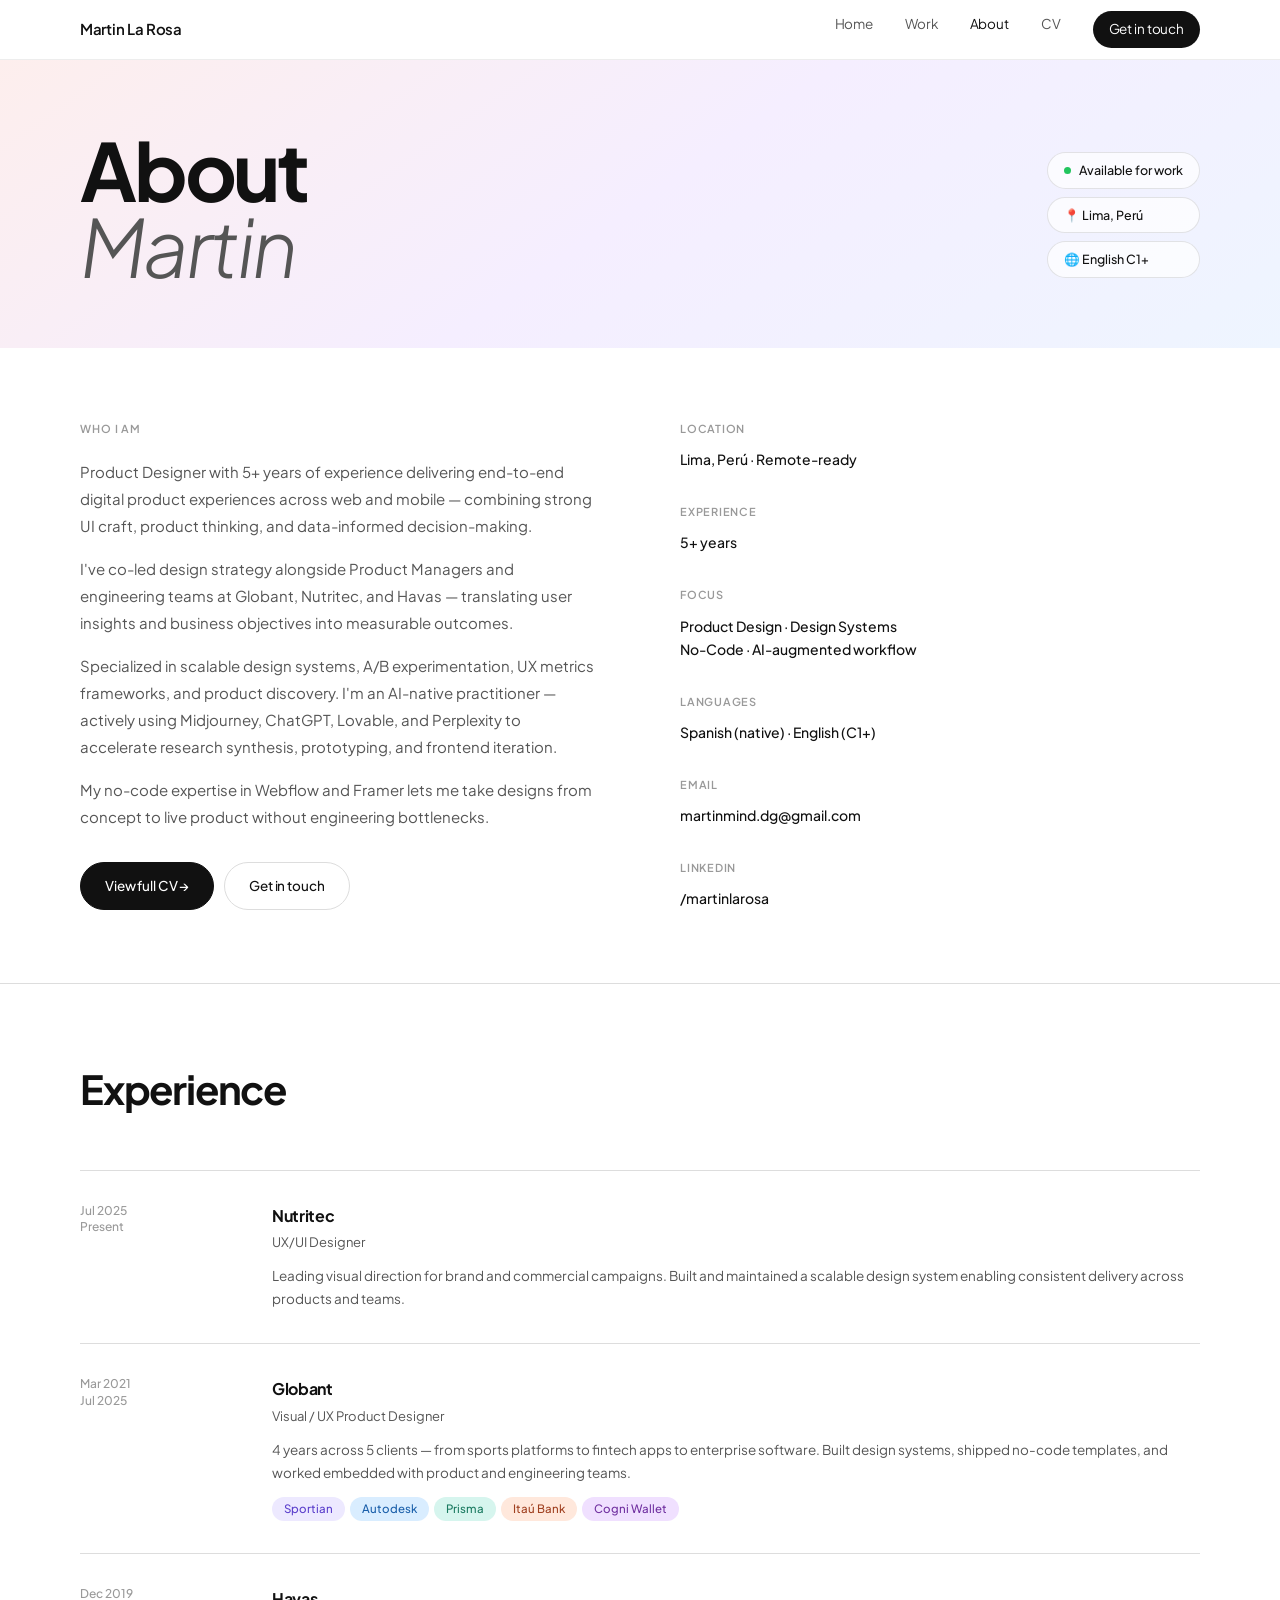
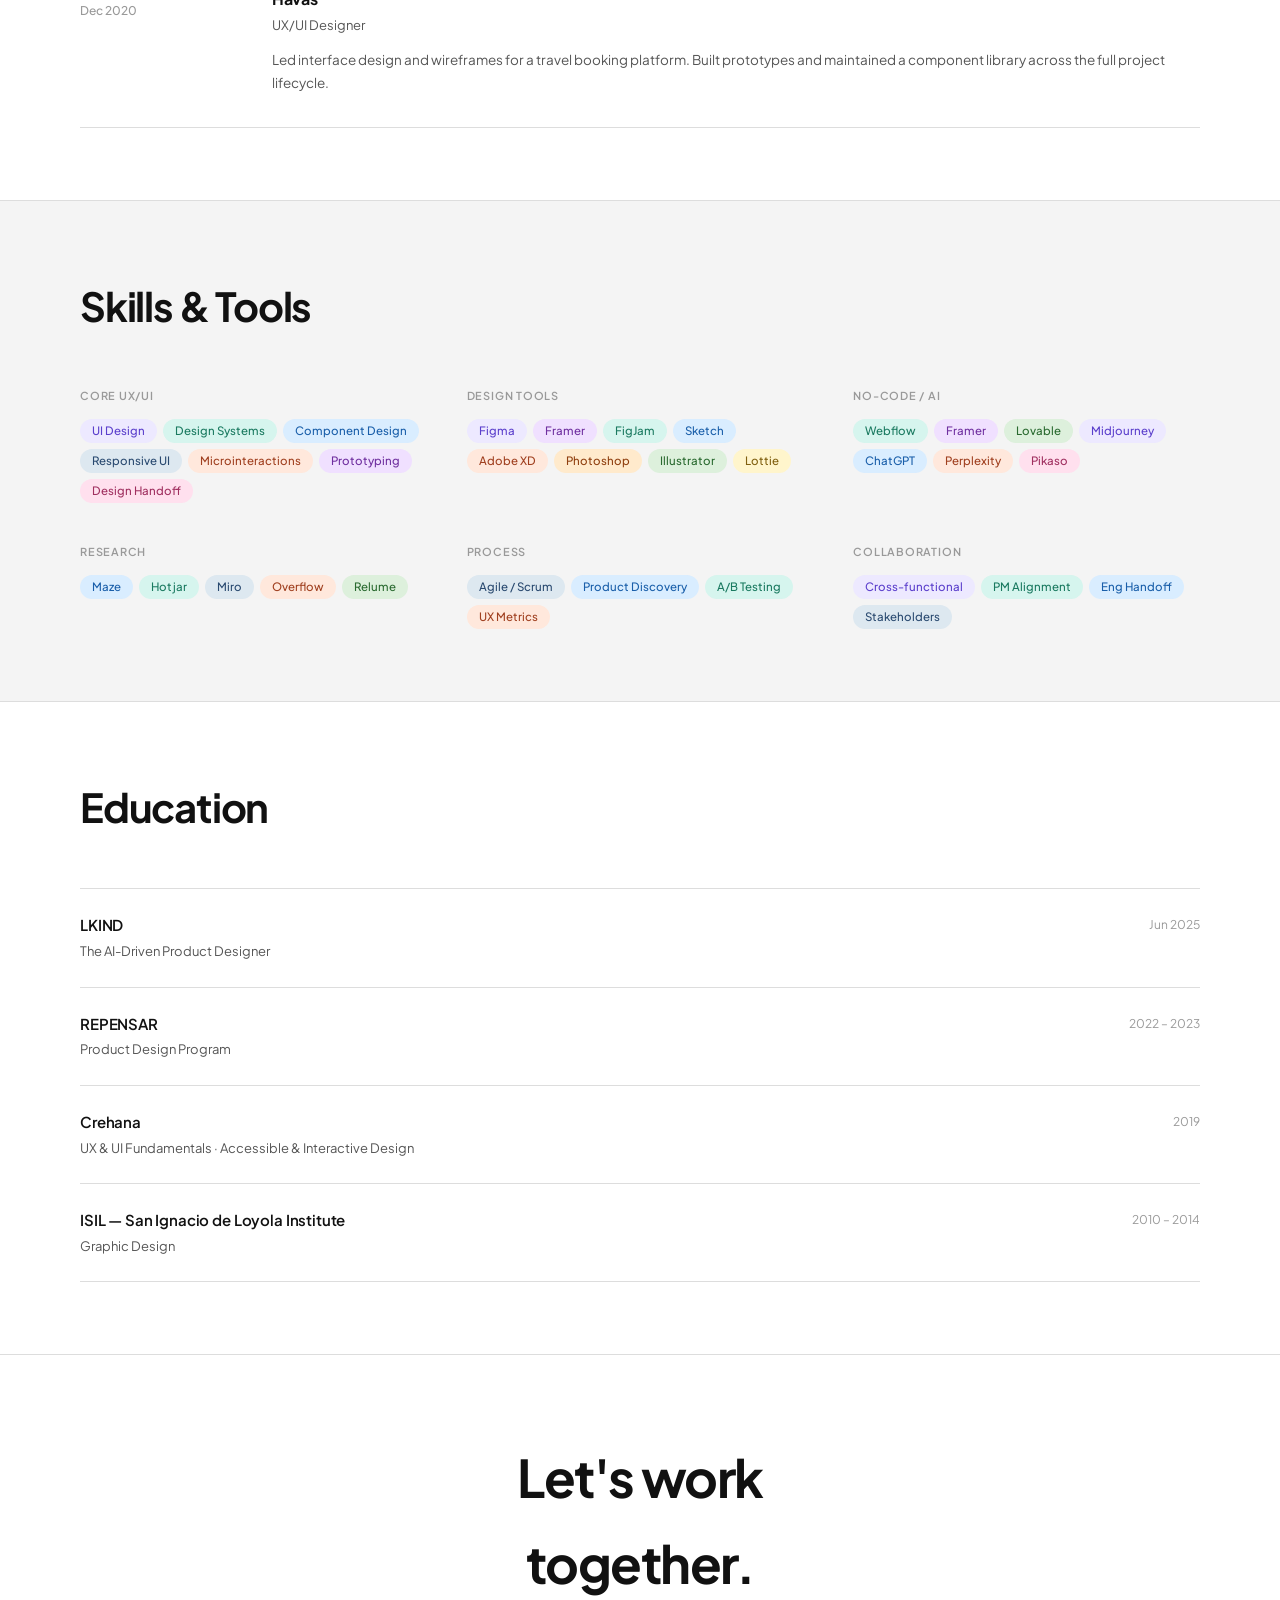
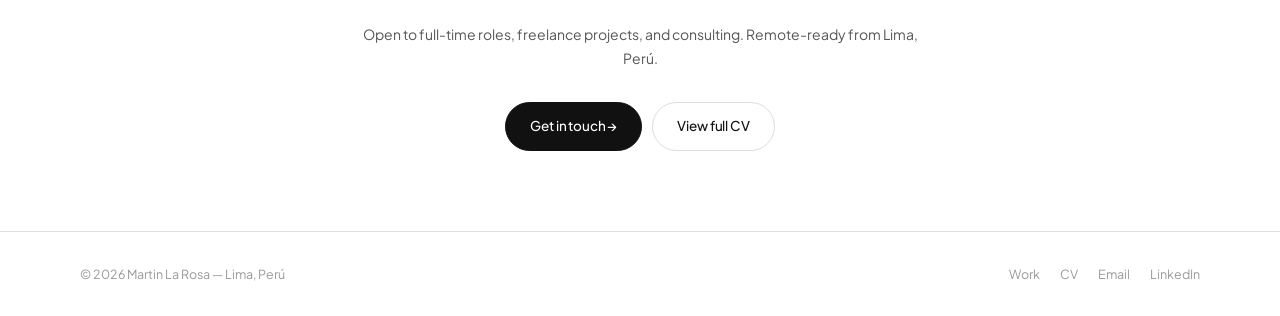
<file: about.html>
<!DOCTYPE html>
<html lang="en">
<head>
  <meta charset="UTF-8" />
  <meta name="viewport" content="width=device-width, initial-scale=1.0" />
  <title>About — Martin La Rosa</title>
  <link rel="preconnect" href="https://fonts.googleapis.com" />
  <link rel="preconnect" href="https://fonts.gstatic.com" crossorigin />
  <link href="https://fonts.googleapis.com/css2?family=Plus+Jakarta+Sans:ital,wght@0,300;0,400;0,500;0,600;0,700;1,300;1,400&display=swap" rel="stylesheet" />
  <link rel="stylesheet" href="_shared.css" />
  <style>
    /* PAGE HERO */
    .page-hero {
      padding: 72px 40px 64px;
      background: linear-gradient(145deg, #FDEEED 0%, #F5EEFF 50%, #EEF5FF 100%);
    }

    .page-hero-inner {
      max-width: var(--max);
      margin: 0 auto;
      display: grid;
      grid-template-columns: 1fr auto;
      gap: 48px;
      align-items: end;
    }

    .page-title {
      font-size: clamp(44px, 7vw, 80px);
      font-weight: 700;
      letter-spacing: -0.04em;
      line-height: 0.95;
    }

    .page-title em {
      font-style: italic;
      font-weight: 300;
      color: var(--gray-6);
    }

    .hero-pills {
      display: flex;
      flex-direction: column;
      gap: 8px;
      padding-bottom: 6px;
    }

    .hero-pill {
      display: inline-flex;
      align-items: center;
      gap: 8px;
      padding: 7px 16px;
      border-radius: 100px;
      border: 1.5px solid rgba(0,0,0,0.1);
      background: rgba(255,255,255,0.7);
      font-size: 12.5px;
      font-weight: 500;
      white-space: nowrap;
    }

    .dot-green { width:7px;height:7px;border-radius:50%;background:#22C55E;flex-shrink:0; }

    /* BIO SECTION */
    .bio-section {
      padding: 72px 40px;
      border-bottom: 1px solid var(--gray-2);
    }

    .bio-inner {
      max-width: var(--max);
      margin: 0 auto;
      display: grid;
      grid-template-columns: 1fr 1fr;
      gap: 80px;
      align-items: start;
    }

    .bio-left {}

    .bio-label { margin-bottom: 20px; }

    .bio-text {
      font-size: 15px;
      color: var(--gray-6);
      line-height: 1.8;
    }

    .bio-text p + p { margin-top: 16px; }

    .bio-actions { display: flex; gap: 10px; margin-top: 32px; flex-wrap: wrap; }

    .bio-right { display: flex; flex-direction: column; gap: 32px; }

    .info-block {}

    .info-block-label {
      font-size: 11px;
      font-weight: 600;
      letter-spacing: 0.07em;
      text-transform: uppercase;
      color: var(--gray-4);
      margin-bottom: 10px;
    }

    .info-block-value {
      font-size: 14px;
      color: var(--black);
      font-weight: 500;
    }

    .info-block-value a { color: var(--black); }
    .info-block-value a:hover { text-decoration: underline; }

    /* TIMELINE */
    .timeline-section {
      padding: 72px 40px;
      border-bottom: 1px solid var(--gray-2);
    }

    .timeline-inner {
      max-width: var(--max);
      margin: 0 auto;
    }

    .timeline-title {
      font-size: clamp(28px, 4vw, 40px);
      font-weight: 700;
      letter-spacing: -0.03em;
      margin-bottom: 48px;
    }

    .timeline { display: flex; flex-direction: column; gap: 0; }

    .tl-item {
      display: grid;
      grid-template-columns: 160px 1fr;
      gap: 32px;
      padding: 32px 0;
      border-top: 1px solid var(--gray-2);
    }

    .tl-item:last-child { border-bottom: 1px solid var(--gray-2); }

    .tl-left {}

    .tl-period {
      font-size: 12px;
      color: var(--gray-4);
      font-weight: 500;
      line-height: 1.4;
    }

    .tl-right {}

    .tl-company {
      font-size: 16px;
      font-weight: 700;
      letter-spacing: -0.02em;
      margin-bottom: 3px;
    }

    .tl-role {
      font-size: 13px;
      color: var(--gray-6);
      margin-bottom: 12px;
    }

    .tl-desc {
      font-size: 13.5px;
      color: var(--gray-6);
      line-height: 1.7;
    }

    .tl-clients {
      display: flex;
      flex-wrap: wrap;
      gap: 5px;
      margin-top: 12px;
    }

    /* SKILLS SECTION */
    .skills-section {
      padding: 72px 40px;
      border-bottom: 1px solid var(--gray-2);
      background: var(--gray-1);
    }

    .skills-inner {
      max-width: var(--max);
      margin: 0 auto;
    }

    .skills-title {
      font-size: clamp(28px, 4vw, 40px);
      font-weight: 700;
      letter-spacing: -0.03em;
      margin-bottom: 48px;
    }

    .skills-grid {
      display: grid;
      grid-template-columns: repeat(3, 1fr);
      gap: 40px;
    }

    .skill-group {}

    .skill-group-label {
      font-size: 11px;
      font-weight: 600;
      letter-spacing: 0.07em;
      text-transform: uppercase;
      color: var(--gray-4);
      margin-bottom: 14px;
    }

    .chips { display: flex; flex-wrap: wrap; gap: 6px; }

    /* EDUCATION */
    .edu-section {
      padding: 72px 40px;
      border-bottom: 1px solid var(--gray-2);
    }

    .edu-inner {
      max-width: var(--max);
      margin: 0 auto;
    }

    .edu-title {
      font-size: clamp(28px, 4vw, 40px);
      font-weight: 700;
      letter-spacing: -0.03em;
      margin-bottom: 48px;
    }

    .edu-list { display: flex; flex-direction: column; gap: 0; }

    .edu-item {
      display: grid;
      grid-template-columns: 1fr auto;
      gap: 24px;
      align-items: start;
      padding: 24px 0;
      border-top: 1px solid var(--gray-2);
    }

    .edu-item:last-child { border-bottom: 1px solid var(--gray-2); }

    .edu-school {
      font-size: 15px;
      font-weight: 600;
      letter-spacing: -0.01em;
    }

    .edu-degree {
      font-size: 13px;
      color: var(--gray-6);
      margin-top: 3px;
    }

    .edu-year {
      font-size: 12px;
      color: var(--gray-4);
      white-space: nowrap;
      padding-top: 2px;
    }

    /* CTA */
    .cta-strip {
      padding: 80px 40px;
      text-align: center;
    }

    .cta-strip-inner { max-width: 560px; margin: 0 auto; }

    .cta-heading {
      font-size: clamp(32px, 5vw, 52px);
      font-weight: 700;
      letter-spacing: -0.03em;
      margin-bottom: 16px;
    }

    .cta-sub {
      font-size: 14px;
      color: var(--gray-6);
      line-height: 1.7;
      margin-bottom: 32px;
    }

    .cta-actions { display: flex; gap: 10px; justify-content: center; flex-wrap: wrap; }

    @media (max-width: 768px) {
      .page-hero { padding: 48px 20px 48px; }
      .page-hero-inner { grid-template-columns: 1fr; }
      .hero-pills { flex-direction: row; flex-wrap: wrap; }
      .bio-inner { grid-template-columns: 1fr; gap: 40px; }
      .tl-item { grid-template-columns: 1fr; gap: 8px; }
      .skills-grid { grid-template-columns: repeat(2, 1fr); }
      .bio-section, .timeline-section, .skills-section, .edu-section, .cta-strip { padding: 48px 20px; }
    }

    @media (max-width: 480px) {
      .skills-grid { grid-template-columns: 1fr; }
    }
  </style>
</head>
<body class="page-body">

  <!-- NAV -->
  <nav class="nav">
    <div class="nav-inner">
      <a href="index.html" class="nav-logo">Martin La Rosa</a>
      <ul class="nav-links">
        <li><a href="index.html">Home</a></li>
        <li><a href="work.html">Work</a></li>
        <li><a href="about.html" class="active">About</a></li>
        <li><a href="cv.html">CV</a></li>
        <li><a href="contact.html" class="nav-cta">Get in touch</a></li>
      </ul>
    </div>
  </nav>

  <!-- PAGE HERO -->
  <div class="page-hero">
    <div class="page-hero-inner">
      <h1 class="page-title">About<br><em>Martin</em></h1>
      <div class="hero-pills">
        <span class="hero-pill"><span class="dot-green"></span> Available for work</span>
        <span class="hero-pill">📍 Lima, Perú</span>
        <span class="hero-pill">🌐 English C1+</span>
      </div>
    </div>
  </div>

  <!-- BIO -->
  <section class="bio-section">
    <div class="bio-inner">
      <div class="bio-left">
        <p class="label bio-label">Who I am</p>
        <div class="bio-text">
          <p>Product Designer with 5+ years of experience delivering end-to-end digital product experiences across web and mobile — combining strong UI craft, product thinking, and data-informed decision-making.</p>
          <p>I've co-led design strategy alongside Product Managers and engineering teams at Globant, Nutritec, and Havas — translating user insights and business objectives into measurable outcomes.</p>
          <p>Specialized in scalable design systems, A/B experimentation, UX metrics frameworks, and product discovery. I'm an AI-native practitioner — actively using Midjourney, ChatGPT, Lovable, and Perplexity to accelerate research synthesis, prototyping, and frontend iteration.</p>
          <p>My no-code expertise in Webflow and Framer lets me take designs from concept to live product without engineering bottlenecks.</p>
        </div>
        <div class="bio-actions">
          <a href="cv.html" class="btn btn-dark">View full CV →</a>
          <a href="contact.html" class="btn btn-outline">Get in touch</a>
        </div>
      </div>

      <div class="bio-right">
        <div class="info-block">
          <p class="info-block-label">Location</p>
          <p class="info-block-value">Lima, Perú · Remote-ready</p>
        </div>
        <div class="info-block">
          <p class="info-block-label">Experience</p>
          <p class="info-block-value">5+ years</p>
        </div>
        <div class="info-block">
          <p class="info-block-label">Focus</p>
          <p class="info-block-value">Product Design · Design Systems<br>No-Code · AI-augmented workflow</p>
        </div>
        <div class="info-block">
          <p class="info-block-label">Languages</p>
          <p class="info-block-value">Spanish (native) · English (C1+)</p>
        </div>
        <div class="info-block">
          <p class="info-block-label">Email</p>
          <p class="info-block-value"><a href="mailto:martinmind.dg@gmail.com">martinmind.dg@gmail.com</a></p>
        </div>
        <div class="info-block">
          <p class="info-block-label">LinkedIn</p>
          <p class="info-block-value"><a href="https://linkedin.com/in/martinlarosa" target="_blank">/martinlarosa</a></p>
        </div>
      </div>
    </div>
  </section>

  <!-- TIMELINE -->
  <section class="timeline-section">
    <div class="timeline-inner">
      <h2 class="timeline-title">Experience</h2>
      <div class="timeline">

        <div class="tl-item">
          <div class="tl-left">
            <p class="tl-period">Jul 2025<br>Present</p>
          </div>
          <div class="tl-right">
            <p class="tl-company">Nutritec</p>
            <p class="tl-role">UX/UI Designer</p>
            <p class="tl-desc">Leading visual direction for brand and commercial campaigns. Built and maintained a scalable design system enabling consistent delivery across products and teams.</p>
          </div>
        </div>

        <div class="tl-item">
          <div class="tl-left">
            <p class="tl-period">Mar 2021<br>Jul 2025</p>
          </div>
          <div class="tl-right">
            <p class="tl-company">Globant</p>
            <p class="tl-role">Visual / UX Product Designer</p>
            <p class="tl-desc">4 years across 5 clients — from sports platforms to fintech apps to enterprise software. Built design systems, shipped no-code templates, and worked embedded with product and engineering teams.</p>
            <div class="tl-clients">
              <span class="chip c-purple">Sportian</span>
              <span class="chip c-blue">Autodesk</span>
              <span class="chip c-teal">Prisma</span>
              <span class="chip c-peach">Itaú Bank</span>
              <span class="chip c-lavender">Cogni Wallet</span>
            </div>
          </div>
        </div>

        <div class="tl-item">
          <div class="tl-left">
            <p class="tl-period">Dec 2019<br>Dec 2020</p>
          </div>
          <div class="tl-right">
            <p class="tl-company">Havas</p>
            <p class="tl-role">UX/UI Designer</p>
            <p class="tl-desc">Led interface design and wireframes for a travel booking platform. Built prototypes and maintained a component library across the full project lifecycle.</p>
          </div>
        </div>

      </div>
    </div>
  </section>

  <!-- SKILLS -->
  <section class="skills-section">
    <div class="skills-inner">
      <h2 class="skills-title">Skills & Tools</h2>
      <div class="skills-grid">

        <div class="skill-group">
          <p class="skill-group-label">Core UX/UI</p>
          <div class="chips">
            <span class="chip c-purple">UI Design</span>
            <span class="chip c-teal">Design Systems</span>
            <span class="chip c-blue">Component Design</span>
            <span class="chip c-slate">Responsive UI</span>
            <span class="chip c-peach">Microinteractions</span>
            <span class="chip c-lavender">Prototyping</span>
            <span class="chip c-pink">Design Handoff</span>
          </div>
        </div>

        <div class="skill-group">
          <p class="skill-group-label">Design Tools</p>
          <div class="chips">
            <span class="chip c-purple">Figma</span>
            <span class="chip c-lavender">Framer</span>
            <span class="chip c-teal">FigJam</span>
            <span class="chip c-blue">Sketch</span>
            <span class="chip c-peach">Adobe XD</span>
            <span class="chip c-orange">Photoshop</span>
            <span class="chip c-sage">Illustrator</span>
            <span class="chip c-yellow">Lottie</span>
          </div>
        </div>

        <div class="skill-group">
          <p class="skill-group-label">No-Code / AI</p>
          <div class="chips">
            <span class="chip c-teal">Webflow</span>
            <span class="chip c-lavender">Framer</span>
            <span class="chip c-sage">Lovable</span>
            <span class="chip c-purple">Midjourney</span>
            <span class="chip c-blue">ChatGPT</span>
            <span class="chip c-peach">Perplexity</span>
            <span class="chip c-pink">Pikaso</span>
          </div>
        </div>

        <div class="skill-group">
          <p class="skill-group-label">Research</p>
          <div class="chips">
            <span class="chip c-blue">Maze</span>
            <span class="chip c-teal">Hotjar</span>
            <span class="chip c-slate">Miro</span>
            <span class="chip c-peach">Overflow</span>
            <span class="chip c-sage">Relume</span>
          </div>
        </div>

        <div class="skill-group">
          <p class="skill-group-label">Process</p>
          <div class="chips">
            <span class="chip c-slate">Agile / Scrum</span>
            <span class="chip c-blue">Product Discovery</span>
            <span class="chip c-teal">A/B Testing</span>
            <span class="chip c-peach">UX Metrics</span>
          </div>
        </div>

        <div class="skill-group">
          <p class="skill-group-label">Collaboration</p>
          <div class="chips">
            <span class="chip c-purple">Cross-functional</span>
            <span class="chip c-teal">PM Alignment</span>
            <span class="chip c-blue">Eng Handoff</span>
            <span class="chip c-slate">Stakeholders</span>
          </div>
        </div>

      </div>
    </div>
  </section>

  <!-- EDUCATION -->
  <section class="edu-section">
    <div class="edu-inner">
      <h2 class="edu-title">Education</h2>
      <div class="edu-list">

        <div class="edu-item">
          <div>
            <p class="edu-school">LKIND</p>
            <p class="edu-degree">The AI-Driven Product Designer</p>
          </div>
          <span class="edu-year">Jun 2025</span>
        </div>

        <div class="edu-item">
          <div>
            <p class="edu-school">REPENSAR</p>
            <p class="edu-degree">Product Design Program</p>
          </div>
          <span class="edu-year">2022 – 2023</span>
        </div>

        <div class="edu-item">
          <div>
            <p class="edu-school">Crehana</p>
            <p class="edu-degree">UX & UI Fundamentals · Accessible & Interactive Design</p>
          </div>
          <span class="edu-year">2019</span>
        </div>

        <div class="edu-item">
          <div>
            <p class="edu-school">ISIL — San Ignacio de Loyola Institute</p>
            <p class="edu-degree">Graphic Design</p>
          </div>
          <span class="edu-year">2010 – 2014</span>
        </div>

      </div>
    </div>
  </section>

  <!-- CTA -->
  <section class="cta-strip">
    <div class="cta-strip-inner">
      <h2 class="cta-heading">Let's work<br>together.</h2>
      <p class="cta-sub">Open to full-time roles, freelance projects, and consulting. Remote-ready from Lima, Perú.</p>
      <div class="cta-actions">
        <a href="contact.html" class="btn btn-dark">Get in touch →</a>
        <a href="cv.html" class="btn btn-outline">View full CV</a>
      </div>
    </div>
  </section>

  <!-- FOOTER -->
  <footer class="site-footer">
    <div class="site-footer-inner">
      <span class="footer-left">© 2026 Martin La Rosa — Lima, Perú</span>
      <div class="footer-links">
        <a href="work.html">Work</a>
        <a href="cv.html">CV</a>
        <a href="mailto:martinmind.dg@gmail.com">Email</a>
        <a href="https://linkedin.com/in/martinlarosa" target="_blank">LinkedIn</a>
      </div>
    </div>
  </footer>

</body>
</html>
</file>
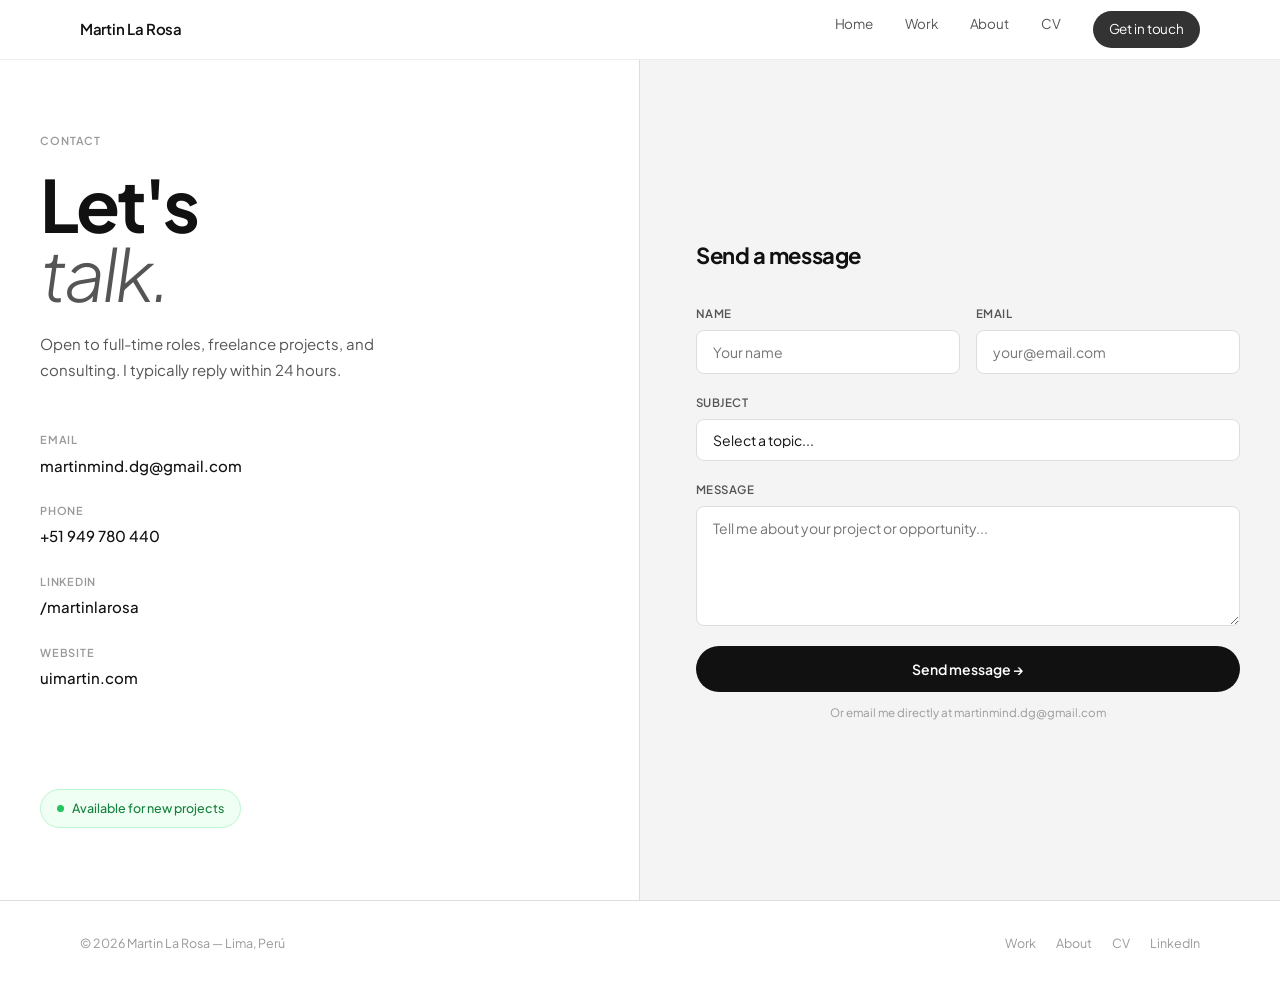
<file: contact.html>
<!DOCTYPE html>
<html lang="en">
<head>
  <meta charset="UTF-8" />
  <meta name="viewport" content="width=device-width, initial-scale=1.0" />
  <title>Contact — Martin La Rosa</title>
  <link rel="preconnect" href="https://fonts.googleapis.com" />
  <link rel="preconnect" href="https://fonts.gstatic.com" crossorigin />
  <link href="https://fonts.googleapis.com/css2?family=Plus+Jakarta+Sans:ital,wght@0,300;0,400;0,500;0,600;0,700;1,300;1,400&display=swap" rel="stylesheet" />
  <link rel="stylesheet" href="_shared.css" />
  <style>
    .contact-page {
      min-height: calc(100vh - 60px);
      display: grid;
      grid-template-columns: 1fr 1fr;
    }

    /* LEFT */
    .contact-left {
      padding: 72px 56px 72px 40px;
      border-right: 1px solid var(--gray-2);
      display: flex;
      flex-direction: column;
      justify-content: space-between;
    }

    .contact-left-top {}

    .contact-title {
      font-size: clamp(44px, 6vw, 72px);
      font-weight: 700;
      letter-spacing: -0.04em;
      line-height: 0.95;
      margin-bottom: 24px;
    }

    .contact-title em {
      font-style: italic;
      font-weight: 300;
      color: var(--gray-6);
    }

    .contact-desc {
      font-size: 15px;
      color: var(--gray-6);
      line-height: 1.75;
      max-width: 380px;
      margin-bottom: 48px;
    }

    .contact-channels { display: flex; flex-direction: column; gap: 24px; }

    .channel-item {}

    .channel-label {
      font-size: 11px;
      font-weight: 600;
      letter-spacing: 0.07em;
      text-transform: uppercase;
      color: var(--gray-4);
      margin-bottom: 4px;
    }

    .channel-value {
      font-size: 15px;
      font-weight: 500;
      color: var(--black);
      transition: opacity 0.15s;
    }

    .channel-value:hover { opacity: 0.6; }

    .contact-left-bottom {}

    .availability-badge {
      display: inline-flex;
      align-items: center;
      gap: 8px;
      padding: 8px 16px;
      border-radius: 100px;
      background: #F0FFF4;
      border: 1px solid #BBF7D0;
      font-size: 12.5px;
      font-weight: 500;
      color: #15803D;
    }

    .dot-green { width:7px;height:7px;border-radius:50%;background:#22C55E;flex-shrink:0;animation:pulse 2s ease-in-out infinite; }
    @keyframes pulse { 0%,100%{opacity:1}50%{opacity:0.4} }

    /* RIGHT */
    .contact-right {
      padding: 72px 40px 72px 56px;
      background: var(--gray-1);
      display: flex;
      flex-direction: column;
      justify-content: center;
    }

    .form-title {
      font-size: 22px;
      font-weight: 700;
      letter-spacing: -0.02em;
      margin-bottom: 32px;
    }

    .form { display: flex; flex-direction: column; gap: 20px; }

    .form-row { display: grid; grid-template-columns: 1fr 1fr; gap: 16px; }

    .form-group { display: flex; flex-direction: column; gap: 6px; }

    .form-label {
      font-size: 11.5px;
      font-weight: 600;
      letter-spacing: 0.04em;
      color: var(--gray-6);
      text-transform: uppercase;
    }

    .form-input, .form-textarea, .form-select {
      width: 100%;
      padding: 12px 16px;
      border: 1.5px solid var(--gray-2);
      border-radius: 8px;
      font-size: 14px;
      font-family: inherit;
      color: var(--black);
      background: var(--white);
      transition: border-color 0.15s;
      outline: none;
    }

    .form-input:focus, .form-textarea:focus, .form-select:focus {
      border-color: var(--black);
    }

    .form-textarea { resize: vertical; min-height: 120px; }

    .form-select { appearance: none; cursor: pointer; }

    .form-submit {
      display: inline-flex;
      align-items: center;
      justify-content: center;
      gap: 8px;
      padding: 14px 28px;
      border-radius: 100px;
      font-size: 14px;
      font-weight: 600;
      font-family: inherit;
      background: var(--black);
      color: var(--white);
      border: none;
      cursor: pointer;
      transition: opacity 0.15s;
      width: 100%;
    }

    .form-submit:hover { opacity: 0.8; }

    .form-note {
      font-size: 11.5px;
      color: var(--gray-4);
      text-align: center;
      margin-top: -8px;
    }

    @media (max-width: 768px) {
      .contact-page { grid-template-columns: 1fr; }
      .contact-left { padding: 48px 20px 40px; border-right: none; border-bottom: 1px solid var(--gray-2); }
      .contact-right { padding: 40px 20px 60px; }
      .form-row { grid-template-columns: 1fr; }
    }
  </style>
</head>
<body class="page-body">

  <!-- NAV -->
  <nav class="nav">
    <div class="nav-inner">
      <a href="index.html" class="nav-logo">Martin La Rosa</a>
      <ul class="nav-links">
        <li><a href="index.html">Home</a></li>
        <li><a href="work.html">Work</a></li>
        <li><a href="about.html">About</a></li>
        <li><a href="cv.html">CV</a></li>
        <li><a href="contact.html" class="nav-cta active" style="background:#333;">Get in touch</a></li>
      </ul>
    </div>
  </nav>

  <main class="contact-page">

    <!-- LEFT -->
    <div class="contact-left">
      <div class="contact-left-top">
        <p class="label" style="margin-bottom:20px;">Contact</p>
        <h1 class="contact-title">Let's<br><em>talk.</em></h1>
        <p class="contact-desc">
          Open to full-time roles, freelance projects, and consulting. I typically reply within 24 hours.
        </p>
        <div class="contact-channels">
          <div class="channel-item">
            <p class="channel-label">Email</p>
            <a href="mailto:martinmind.dg@gmail.com" class="channel-value">martinmind.dg@gmail.com</a>
          </div>
          <div class="channel-item">
            <p class="channel-label">Phone</p>
            <a href="tel:+51949780440" class="channel-value">+51 949 780 440</a>
          </div>
          <div class="channel-item">
            <p class="channel-label">LinkedIn</p>
            <a href="https://linkedin.com/in/martinlarosa" target="_blank" class="channel-value">/martinlarosa</a>
          </div>
          <div class="channel-item">
            <p class="channel-label">Website</p>
            <a href="https://uimartin.com" target="_blank" class="channel-value">uimartin.com</a>
          </div>
        </div>
      </div>
      <div class="contact-left-bottom" style="margin-top:48px;">
        <span class="availability-badge">
          <span class="dot-green"></span>
          Available for new projects
        </span>
      </div>
    </div>

    <!-- RIGHT — FORM -->
    <div class="contact-right">
      <h2 class="form-title">Send a message</h2>
      <form class="form" action="mailto:martinmind.dg@gmail.com" method="get" enctype="text/plain">
        <div class="form-row">
          <div class="form-group">
            <label class="form-label" for="name">Name</label>
            <input class="form-input" type="text" id="name" name="name" placeholder="Your name" />
          </div>
          <div class="form-group">
            <label class="form-label" for="email">Email</label>
            <input class="form-input" type="email" id="email" name="email" placeholder="your@email.com" />
          </div>
        </div>
        <div class="form-group">
          <label class="form-label" for="subject">Subject</label>
          <select class="form-select" id="subject" name="subject">
            <option value="">Select a topic...</option>
            <option>Full-time role</option>
            <option>Freelance project</option>
            <option>Design systems consulting</option>
            <option>No-code build</option>
            <option>Other</option>
          </select>
        </div>
        <div class="form-group">
          <label class="form-label" for="message">Message</label>
          <textarea class="form-textarea" id="message" name="body" placeholder="Tell me about your project or opportunity..."></textarea>
        </div>
        <button type="submit" class="form-submit">Send message →</button>
        <p class="form-note">Or email me directly at martinmind.dg@gmail.com</p>
      </form>
    </div>

  </main>

  <!-- FOOTER -->
  <footer class="site-footer">
    <div class="site-footer-inner">
      <span class="footer-left">© 2026 Martin La Rosa — Lima, Perú</span>
      <div class="footer-links">
        <a href="work.html">Work</a>
        <a href="about.html">About</a>
        <a href="cv.html">CV</a>
        <a href="https://linkedin.com/in/martinlarosa" target="_blank">LinkedIn</a>
      </div>
    </div>
  </footer>

</body>
</html>
</file>
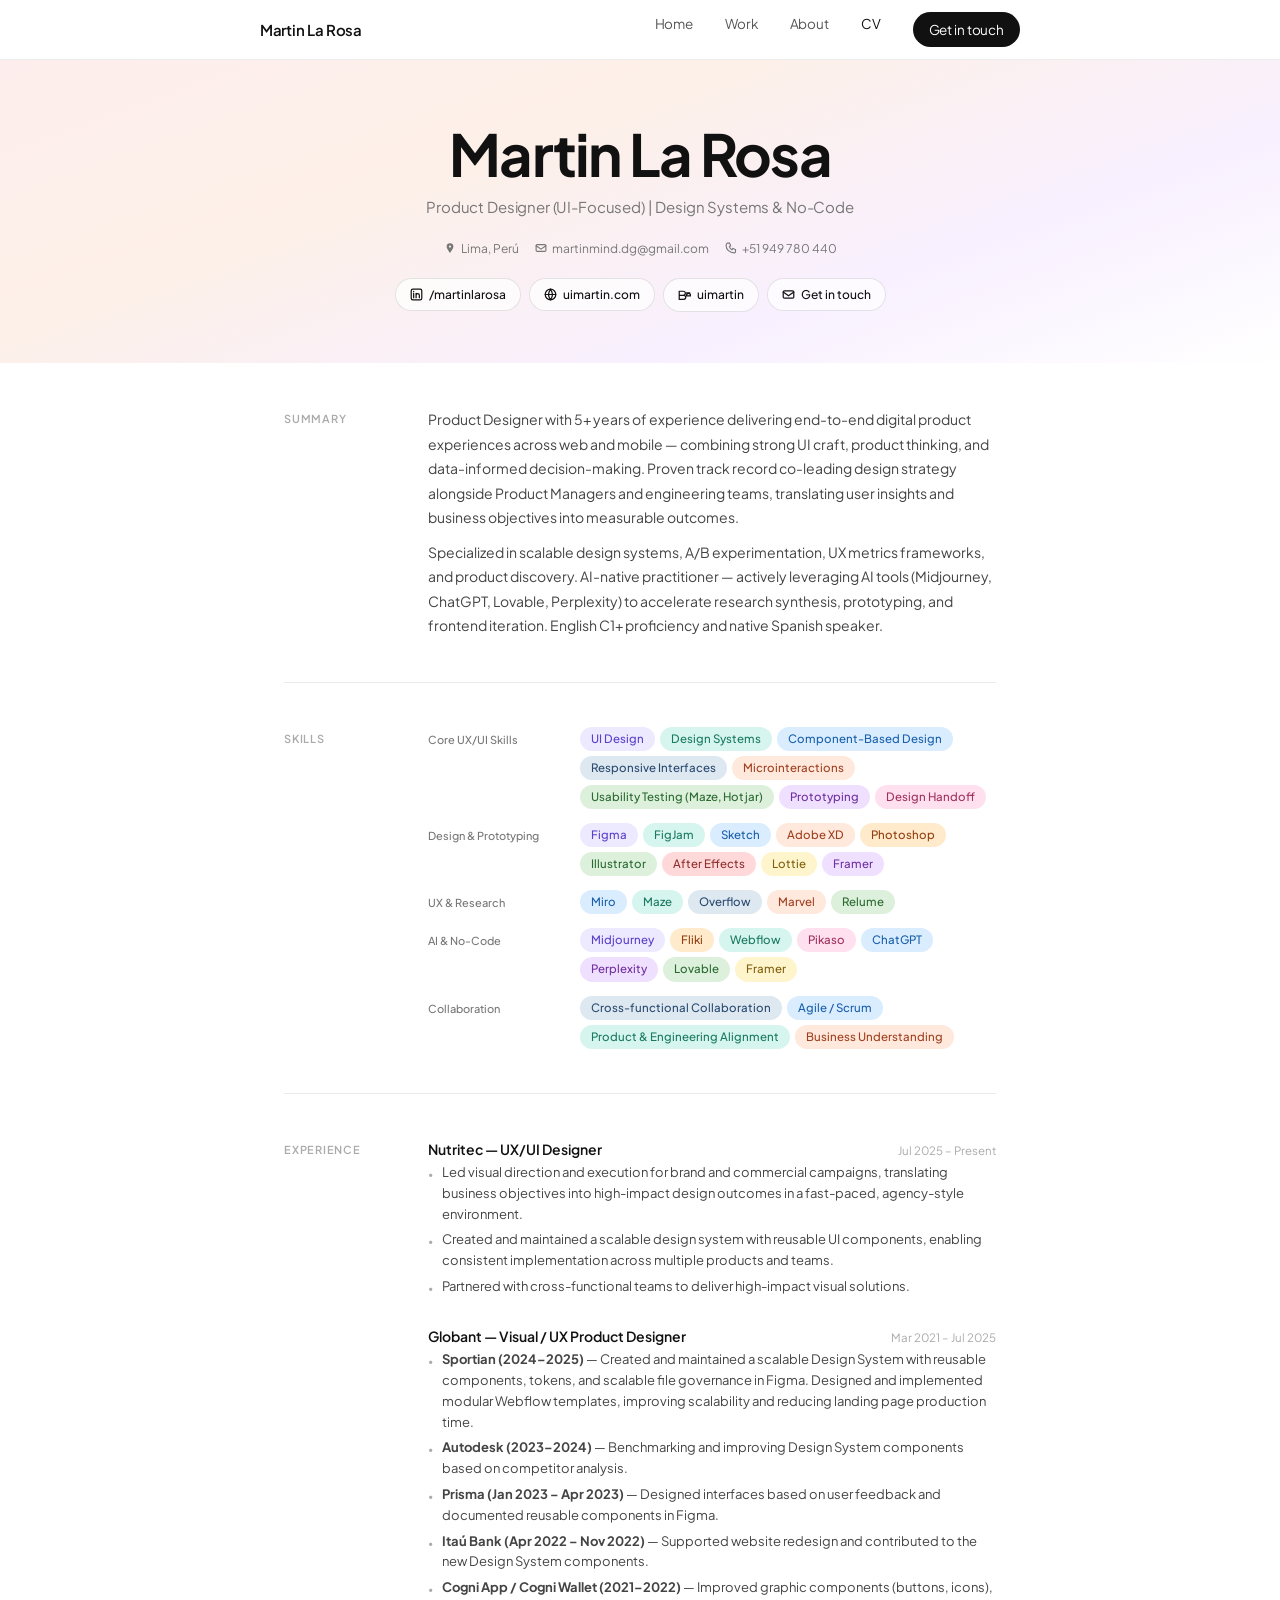
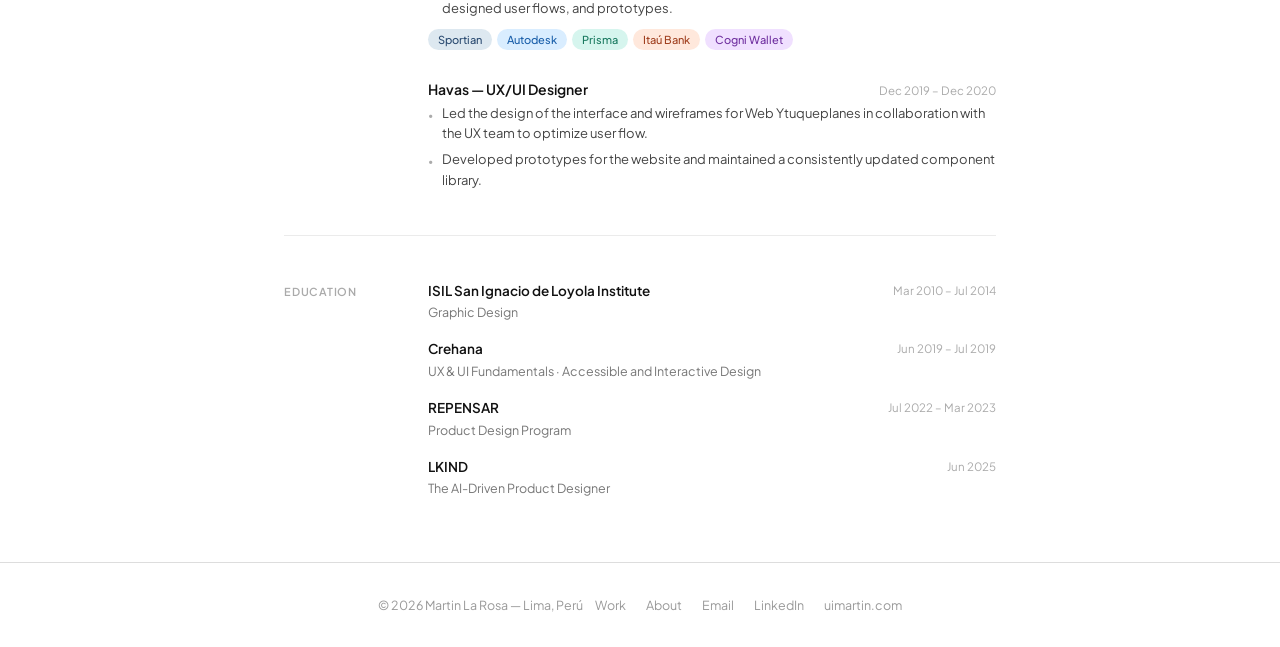
<file: cv.html>
<!DOCTYPE html>
<html lang="en">
<head>
  <meta charset="UTF-8" />
  <meta name="viewport" content="width=device-width, initial-scale=1.0" />
  <title>CV — Martin La Rosa</title>
  <link rel="preconnect" href="https://fonts.googleapis.com" />
  <link rel="preconnect" href="https://fonts.gstatic.com" crossorigin />
  <link href="https://fonts.googleapis.com/css2?family=Plus+Jakarta+Sans:ital,wght@0,300;0,400;0,500;0,600;0,700;1,300;1,400&display=swap" rel="stylesheet" />
  <link rel="stylesheet" href="_shared.css" />
  <style>
    /* ─── Reset ─── */
    *, *::before, *::after { box-sizing: border-box; margin: 0; padding: 0; }
    html { scroll-behavior: smooth; }

    :root {
      --black:  #111111;
      --gray-7: #444444;
      --gray-5: #777777;
      --gray-3: #AAAAAA;
      --gray-1: #F0F0F0;
      --white:  #FFFFFF;
      --max:    760px;
      --radius-chip: 100px;
      /* chip palette — matches CV */
      --chip-purple:  #EDE9FF;
      --chip-teal:    #D6F5EE;
      --chip-blue:    #D9EDFF;
      --chip-peach:   #FFE8DC;
      --chip-pink:    #FFE0EE;
      --chip-yellow:  #FFF5CC;
      --chip-sage:    #DDF0DC;
      --chip-lavender:#F0E0FF;
      --chip-slate:   #DDE8F0;
      --chip-orange:  #FFEACC;
      --chip-rose:    #FFD9D9;
    }

    body {
      font-family: 'Plus Jakarta Sans', system-ui, sans-serif;
      font-size: 14px;
      line-height: 1.6;
      color: var(--black);
      background: var(--white);
      -webkit-font-smoothing: antialiased;
    }

    a { color: inherit; text-decoration: none; }

    /* ─── HERO ─── */
    .hero {
      background: linear-gradient(160deg, #FDEEED 0%, #FDF0E8 35%, #F8F0FF 70%, #FFFFFF 100%);
      padding: 64px 24px 52px;
      text-align: center;
    }

    .hero-name {
      font-size: clamp(38px, 7vw, 58px);
      font-weight: 700;
      letter-spacing: -0.03em;
      color: var(--black);
      line-height: 1.05;
      margin-bottom: 10px;
    }

    .hero-title {
      font-size: 15px;
      font-weight: 400;
      color: var(--gray-5);
      letter-spacing: -0.01em;
      margin-bottom: 20px;
    }

    .hero-meta-row {
      display: flex;
      justify-content: center;
      align-items: center;
      gap: 16px;
      flex-wrap: wrap;
      font-size: 12px;
      color: var(--gray-5);
      margin-bottom: 20px;
    }

    .hero-meta-row span {
      display: flex;
      align-items: center;
      gap: 5px;
    }

    .hero-links {
      display: flex;
      justify-content: center;
      gap: 8px;
      flex-wrap: wrap;
    }

    .hero-pill {
      display: inline-flex;
      align-items: center;
      gap: 6px;
      padding: 6px 14px;
      border-radius: 100px;
      font-size: 12px;
      font-weight: 500;
      border: 1.5px solid rgba(0,0,0,0.10);
      background: rgba(255,255,255,0.7);
      color: var(--black);
      transition: background 0.15s, border-color 0.15s;
      backdrop-filter: blur(4px);
    }

    .hero-pill:hover { background: rgba(255,255,255,0.95); border-color: rgba(0,0,0,0.2); }

    .hero-pill svg { flex-shrink: 0; }

    /* ─── MAIN LAYOUT ─── */
    .main {
      max-width: var(--max);
      margin: 0 auto;
      padding: 0 24px 64px;
    }

    /* ─── SECTION ─── */
    .section { padding: 44px 0 0; }

    .section-header {
      display: grid;
      grid-template-columns: 120px 1fr;
      gap: 24px;
      align-items: start;
    }

    @media (max-width: 540px) {
      .section-header { grid-template-columns: 1fr; gap: 8px; }
    }

    .section-label {
      font-size: 11px;
      font-weight: 600;
      letter-spacing: 0.07em;
      text-transform: uppercase;
      color: var(--gray-3);
      padding-top: 3px;
    }

    .section-body { flex: 1; }

    /* divider */
    .divider {
      height: 1px;
      background: #EBEBEB;
      margin: 44px 0 0;
    }

    /* ─── SUMMARY ─── */
    .summary-text {
      font-size: 14px;
      color: var(--gray-7);
      line-height: 1.75;
    }

    /* ─── SKILLS ─── */
    .skills-groups { display: flex; flex-direction: column; gap: 14px; }

    .skill-row {
      display: grid;
      grid-template-columns: 140px 1fr;
      gap: 12px;
      align-items: start;
    }

    @media (max-width: 540px) {
      .skill-row { grid-template-columns: 1fr; gap: 6px; }
    }

    .skill-row-label {
      font-size: 11px;
      color: var(--gray-5);
      font-weight: 500;
      padding-top: 4px;
    }

    .chips { display: flex; flex-wrap: wrap; gap: 5px; }

    .chip {
      display: inline-block;
      font-size: 11.5px;
      font-weight: 500;
      padding: 4px 11px;
      border-radius: var(--radius-chip);
      line-height: 1.4;
      white-space: nowrap;
    }

    /* chip colors */
    .c-purple  { background: var(--chip-purple);  color: #5B3FCC; }
    .c-teal    { background: var(--chip-teal);    color: #1A7A60; }
    .c-blue    { background: var(--chip-blue);    color: #1A5FAA; }
    .c-peach   { background: var(--chip-peach);   color: #A04020; }
    .c-pink    { background: var(--chip-pink);    color: #A03060; }
    .c-yellow  { background: var(--chip-yellow);  color: #806010; }
    .c-sage    { background: var(--chip-sage);    color: #2A6A30; }
    .c-lavender{ background: var(--chip-lavender);color: #7030A0; }
    .c-slate   { background: var(--chip-slate);   color: #2A4A70; }
    .c-orange  { background: var(--chip-orange);  color: #904010; }
    .c-rose    { background: var(--chip-rose);    color: #903030; }

    /* ─── EXPERIENCE ─── */
    .exp-list { display: flex; flex-direction: column; gap: 28px; }

    .exp-item {}

    .exp-top {
      display: flex;
      justify-content: space-between;
      align-items: baseline;
      gap: 8px;
      flex-wrap: wrap;
      margin-bottom: 2px;
    }

    .exp-company {
      font-size: 14px;
      font-weight: 600;
      color: var(--black);
    }

    .exp-dates {
      font-size: 11.5px;
      color: var(--gray-3);
      white-space: nowrap;
    }

    .exp-role {
      font-size: 12.5px;
      color: var(--gray-5);
      margin-bottom: 10px;
    }

    .exp-bullets {
      list-style: none;
      display: flex;
      flex-direction: column;
      gap: 5px;
    }

    .exp-bullets li {
      font-size: 13px;
      color: var(--gray-7);
      padding-left: 14px;
      position: relative;
      line-height: 1.6;
    }

    .exp-bullets li::before {
      content: '•';
      position: absolute;
      left: 0;
      color: var(--gray-3);
      font-size: 10px;
      top: 4px;
    }

    .exp-clients {
      display: flex;
      flex-wrap: wrap;
      gap: 5px;
      margin-top: 10px;
    }

    /* ─── EDUCATION ─── */
    .edu-list { display: flex; flex-direction: column; gap: 16px; }

    .edu-item {
      display: flex;
      justify-content: space-between;
      align-items: flex-start;
      gap: 16px;
    }

    .edu-school {
      font-size: 13.5px;
      font-weight: 600;
      color: var(--black);
    }

    .edu-degree {
      font-size: 12.5px;
      color: var(--gray-5);
      margin-top: 1px;
    }

    .edu-years {
      font-size: 11.5px;
      color: var(--gray-3);
      white-space: nowrap;
      margin-top: 2px;
    }

    /* ─── FOOTER ─── */
    footer {
      border-top: 1px solid #EBEBEB;
      padding: 24px;
      display: flex;
      justify-content: center;
      align-items: center;
      gap: 20px;
      flex-wrap: wrap;
    }

    .footer-copy { font-size: 11.5px; color: var(--gray-3); }
    .footer-link { font-size: 11.5px; color: var(--gray-3); transition: color 0.15s; }
    .footer-link:hover { color: var(--black); }
  </style>
</head>
<body class="page-body">

  <!-- NAV -->
  <nav class="nav">
    <div class="nav-inner">
      <a href="index.html" class="nav-logo">Martin La Rosa</a>
      <ul class="nav-links">
        <li><a href="index.html">Home</a></li>
        <li><a href="work.html">Work</a></li>
        <li><a href="about.html">About</a></li>
        <li><a href="cv.html" class="active">CV</a></li>
        <li><a href="contact.html" class="nav-cta">Get in touch</a></li>
      </ul>
    </div>
  </nav>

  <!-- ═══ HERO ═══ -->
  <header class="hero">
    <h1 class="hero-name">Martin La Rosa</h1>
    <p class="hero-title">Product Designer (UI-Focused) | Design Systems &amp; No-Code</p>

    <div class="hero-meta-row">
      <span>
        <!-- pin -->
        <svg width="12" height="12" viewBox="0 0 16 16" fill="none"><path d="M8 1.5A4.5 4.5 0 0 0 3.5 6c0 3.25 4.5 8.5 4.5 8.5S12.5 9.25 12.5 6A4.5 4.5 0 0 0 8 1.5Zm0 6a1.5 1.5 0 1 1 0-3 1.5 1.5 0 0 1 0 3Z" fill="currentColor"/></svg>
        Lima, Perú
      </span>
      <span>
        <!-- email -->
        <svg width="12" height="12" viewBox="0 0 16 16" fill="none"><rect x="1.5" y="3.5" width="13" height="9" rx="1.5" stroke="currentColor" stroke-width="1.5"/><path d="m1.5 5 6.5 4.5L14.5 5" stroke="currentColor" stroke-width="1.5" stroke-linecap="round"/></svg>
        martinmind.dg@gmail.com
      </span>
      <span>
        <!-- phone -->
        <svg width="12" height="12" viewBox="0 0 16 16" fill="none"><path d="M3 1.5h3l1.5 3.5-1.75 1.25C6.5 8.5 7.5 9.5 9.25 10.25L10.5 8.5 14 10v3c0 .83-.67 1.5-1.5 1.5C5.94 14.5 1.5 10.06 1.5 4.5 1.5 2.67 2.17 2 3 1.5Z" stroke="currentColor" stroke-width="1.5"/></svg>
        +51 949 780 440
      </span>
    </div>

    <div class="hero-links">
      <a href="https://linkedin.com/in/martinlarosa" target="_blank" class="hero-pill">
        <svg width="13" height="13" viewBox="0 0 16 16" fill="none"><rect x="1.5" y="1.5" width="13" height="13" rx="2" stroke="currentColor" stroke-width="1.5"/><path d="M4.5 6.5V12M4.5 4v.5M7.5 12V9a2 2 0 0 1 4 0v3M7.5 6.5V12" stroke="currentColor" stroke-width="1.5" stroke-linecap="round"/></svg>
        /martinlarosa
      </a>
      <a href="https://uimartin.com" target="_blank" class="hero-pill">
        <svg width="13" height="13" viewBox="0 0 16 16" fill="none"><circle cx="8" cy="8" r="6.5" stroke="currentColor" stroke-width="1.5"/><path d="M1.5 8h13M8 1.5C6.5 4 5.5 6 5.5 8s1 4 2.5 6.5M8 1.5C9.5 4 10.5 6 10.5 8s-1 4-2.5 6.5" stroke="currentColor" stroke-width="1.5" stroke-linecap="round"/></svg>
        uimartin.com
      </a>
      <a href="https://behance.net/uimartin" target="_blank" class="hero-pill">
        <svg width="13" height="13" viewBox="0 0 16 16" fill="none"><path d="M1.5 4h5a2.5 2.5 0 0 1 0 5H1.5V4ZM1.5 9h5.5a2.5 2.5 0 0 1 0 5H1.5V9Z" stroke="currentColor" stroke-width="1.5" stroke-linejoin="round"/><path d="M10.5 6h4M10.5 9.5c0-1.66 1.12-3 2.5-3s2.5 1.34 2.5 3v.25h-5" stroke="currentColor" stroke-width="1.5" stroke-linecap="round"/></svg>
        uimartin
      </a>
      <a href="mailto:martinmind.dg@gmail.com" class="hero-pill">
        <svg width="13" height="13" viewBox="0 0 16 16" fill="none"><rect x="1.5" y="3.5" width="13" height="9" rx="1.5" stroke="currentColor" stroke-width="1.5"/><path d="m1.5 5 6.5 4.5L14.5 5" stroke="currentColor" stroke-width="1.5" stroke-linecap="round"/></svg>
        Get in touch
      </a>
    </div>
  </header>

  <!-- ═══ CONTENT ═══ -->
  <main class="main">

    <!-- SUMMARY -->
    <div class="section">
      <div class="section-header">
        <span class="section-label">Summary</span>
        <div class="section-body">
          <p class="summary-text">
            Product Designer with 5+ years of experience delivering end-to-end digital product experiences across web and mobile — combining strong UI craft, product thinking, and data-informed decision-making. Proven track record co-leading design strategy alongside Product Managers and engineering teams, translating user insights and business objectives into measurable outcomes.
          </p>
          <p class="summary-text" style="margin-top:10px;">
            Specialized in scalable design systems, A/B experimentation, UX metrics frameworks, and product discovery. AI-native practitioner — actively leveraging AI tools (Midjourney, ChatGPT, Lovable, Perplexity) to accelerate research synthesis, prototyping, and frontend iteration. English C1+ proficiency and native Spanish speaker.
          </p>
        </div>
      </div>
    </div>

    <div class="divider"></div>

    <!-- SKILLS -->
    <div class="section">
      <div class="section-header">
        <span class="section-label">Skills</span>
        <div class="section-body">
          <div class="skills-groups">

            <div class="skill-row">
              <span class="skill-row-label">Core UX/UI Skills</span>
              <div class="chips">
                <span class="chip c-purple">UI Design</span>
                <span class="chip c-teal">Design Systems</span>
                <span class="chip c-blue">Component-Based Design</span>
                <span class="chip c-slate">Responsive Interfaces</span>
                <span class="chip c-peach">Microinteractions</span>
                <span class="chip c-sage">Usability Testing (Maze, Hotjar)</span>
                <span class="chip c-lavender">Prototyping</span>
                <span class="chip c-pink">Design Handoff</span>
              </div>
            </div>

            <div class="skill-row">
              <span class="skill-row-label">Design &amp; Prototyping</span>
              <div class="chips">
                <span class="chip c-purple">Figma</span>
                <span class="chip c-teal">FigJam</span>
                <span class="chip c-blue">Sketch</span>
                <span class="chip c-peach">Adobe XD</span>
                <span class="chip c-orange">Photoshop</span>
                <span class="chip c-sage">Illustrator</span>
                <span class="chip c-rose">After Effects</span>
                <span class="chip c-yellow">Lottie</span>
                <span class="chip c-lavender">Framer</span>
              </div>
            </div>

            <div class="skill-row">
              <span class="skill-row-label">UX &amp; Research</span>
              <div class="chips">
                <span class="chip c-blue">Miro</span>
                <span class="chip c-teal">Maze</span>
                <span class="chip c-slate">Overflow</span>
                <span class="chip c-peach">Marvel</span>
                <span class="chip c-sage">Relume</span>
              </div>
            </div>

            <div class="skill-row">
              <span class="skill-row-label">AI &amp; No-Code</span>
              <div class="chips">
                <span class="chip c-purple">Midjourney</span>
                <span class="chip c-orange">Fliki</span>
                <span class="chip c-teal">Webflow</span>
                <span class="chip c-pink">Pikaso</span>
                <span class="chip c-blue">ChatGPT</span>
                <span class="chip c-lavender">Perplexity</span>
                <span class="chip c-sage">Lovable</span>
                <span class="chip c-yellow">Framer</span>
              </div>
            </div>

            <div class="skill-row">
              <span class="skill-row-label">Collaboration</span>
              <div class="chips">
                <span class="chip c-slate">Cross-functional Collaboration</span>
                <span class="chip c-blue">Agile / Scrum</span>
                <span class="chip c-teal">Product &amp; Engineering Alignment</span>
                <span class="chip c-peach">Business Understanding</span>
              </div>
            </div>

          </div>
        </div>
      </div>
    </div>

    <div class="divider"></div>

    <!-- EXPERIENCE -->
    <div class="section">
      <div class="section-header">
        <span class="section-label">Experience</span>
        <div class="section-body">
          <div class="exp-list">

            <!-- Nutritec -->
            <div class="exp-item">
              <div class="exp-top">
                <span class="exp-company">Nutritec — UX/UI Designer</span>
                <span class="exp-dates">Jul 2025 – Present</span>
              </div>
              <ul class="exp-bullets">
                <li>Led visual direction and execution for brand and commercial campaigns, translating business objectives into high-impact design outcomes in a fast-paced, agency-style environment.</li>
                <li>Created and maintained a scalable design system with reusable UI components, enabling consistent implementation across multiple products and teams.</li>
                <li>Partnered with cross-functional teams to deliver high-impact visual solutions.</li>
              </ul>
            </div>

            <!-- Globant -->
            <div class="exp-item">
              <div class="exp-top">
                <span class="exp-company">Globant — Visual / UX Product Designer</span>
                <span class="exp-dates">Mar 2021 – Jul 2025</span>
              </div>
              <ul class="exp-bullets">
                <li><strong>Sportian (2024–2025)</strong> — Created and maintained a scalable Design System with reusable components, tokens, and scalable file governance in Figma. Designed and implemented modular Webflow templates, improving scalability and reducing landing page production time.</li>
                <li><strong>Autodesk (2023–2024)</strong> — Benchmarking and improving Design System components based on competitor analysis.</li>
                <li><strong>Prisma (Jan 2023 – Apr 2023)</strong> — Designed interfaces based on user feedback and documented reusable components in Figma.</li>
                <li><strong>Itaú Bank (Apr 2022 – Nov 2022)</strong> — Supported website redesign and contributed to the new Design System components.</li>
                <li><strong>Cogni App / Cogni Wallet (2021–2022)</strong> — Improved graphic components (buttons, icons), designed user flows, and prototypes.</li>
              </ul>
              <div class="exp-clients">
                <span class="chip c-slate" style="font-size:11px;padding:3px 10px;">Sportian</span>
                <span class="chip c-blue" style="font-size:11px;padding:3px 10px;">Autodesk</span>
                <span class="chip c-teal" style="font-size:11px;padding:3px 10px;">Prisma</span>
                <span class="chip c-peach" style="font-size:11px;padding:3px 10px;">Itaú Bank</span>
                <span class="chip c-lavender" style="font-size:11px;padding:3px 10px;">Cogni Wallet</span>
              </div>
            </div>

            <!-- Havas -->
            <div class="exp-item">
              <div class="exp-top">
                <span class="exp-company">Havas — UX/UI Designer</span>
                <span class="exp-dates">Dec 2019 – Dec 2020</span>
              </div>
              <ul class="exp-bullets">
                <li>Led the design of the interface and wireframes for Web Ytuqueplanes in collaboration with the UX team to optimize user flow.</li>
                <li>Developed prototypes for the website and maintained a consistently updated component library.</li>
              </ul>
            </div>

          </div>
        </div>
      </div>
    </div>

    <div class="divider"></div>

    <!-- EDUCATION -->
    <div class="section">
      <div class="section-header">
        <span class="section-label">Education</span>
        <div class="section-body">
          <div class="edu-list">

            <div class="edu-item">
              <div>
                <p class="edu-school">ISIL San Ignacio de Loyola Institute</p>
                <p class="edu-degree">Graphic Design</p>
              </div>
              <span class="edu-years">Mar 2010 – Jul 2014</span>
            </div>

            <div class="edu-item">
              <div>
                <p class="edu-school">Crehana</p>
                <p class="edu-degree">UX &amp; UI Fundamentals · Accessible and Interactive Design</p>
              </div>
              <span class="edu-years">Jun 2019 – Jul 2019</span>
            </div>

            <div class="edu-item">
              <div>
                <p class="edu-school">REPENSAR</p>
                <p class="edu-degree">Product Design Program</p>
              </div>
              <span class="edu-years">Jul 2022 – Mar 2023</span>
            </div>

            <div class="edu-item">
              <div>
                <p class="edu-school">LKIND</p>
                <p class="edu-degree">The AI-Driven Product Designer</p>
              </div>
              <span class="edu-years">Jun 2025</span>
            </div>

          </div>
        </div>
      </div>
    </div>

  </main>

  <!-- ═══ FOOTER ═══ -->
  <footer class="site-footer">
    <div class="site-footer-inner">
      <span class="footer-left">© 2026 Martin La Rosa — Lima, Perú</span>
      <div class="footer-links">
        <a href="work.html">Work</a>
        <a href="about.html">About</a>
        <a href="mailto:martinmind.dg@gmail.com">Email</a>
        <a href="https://linkedin.com/in/martinlarosa" target="_blank">LinkedIn</a>
        <a href="https://uimartin.com" target="_blank">uimartin.com</a>
      </div>
    </div>
  </footer>

</body>
</html>
</file>
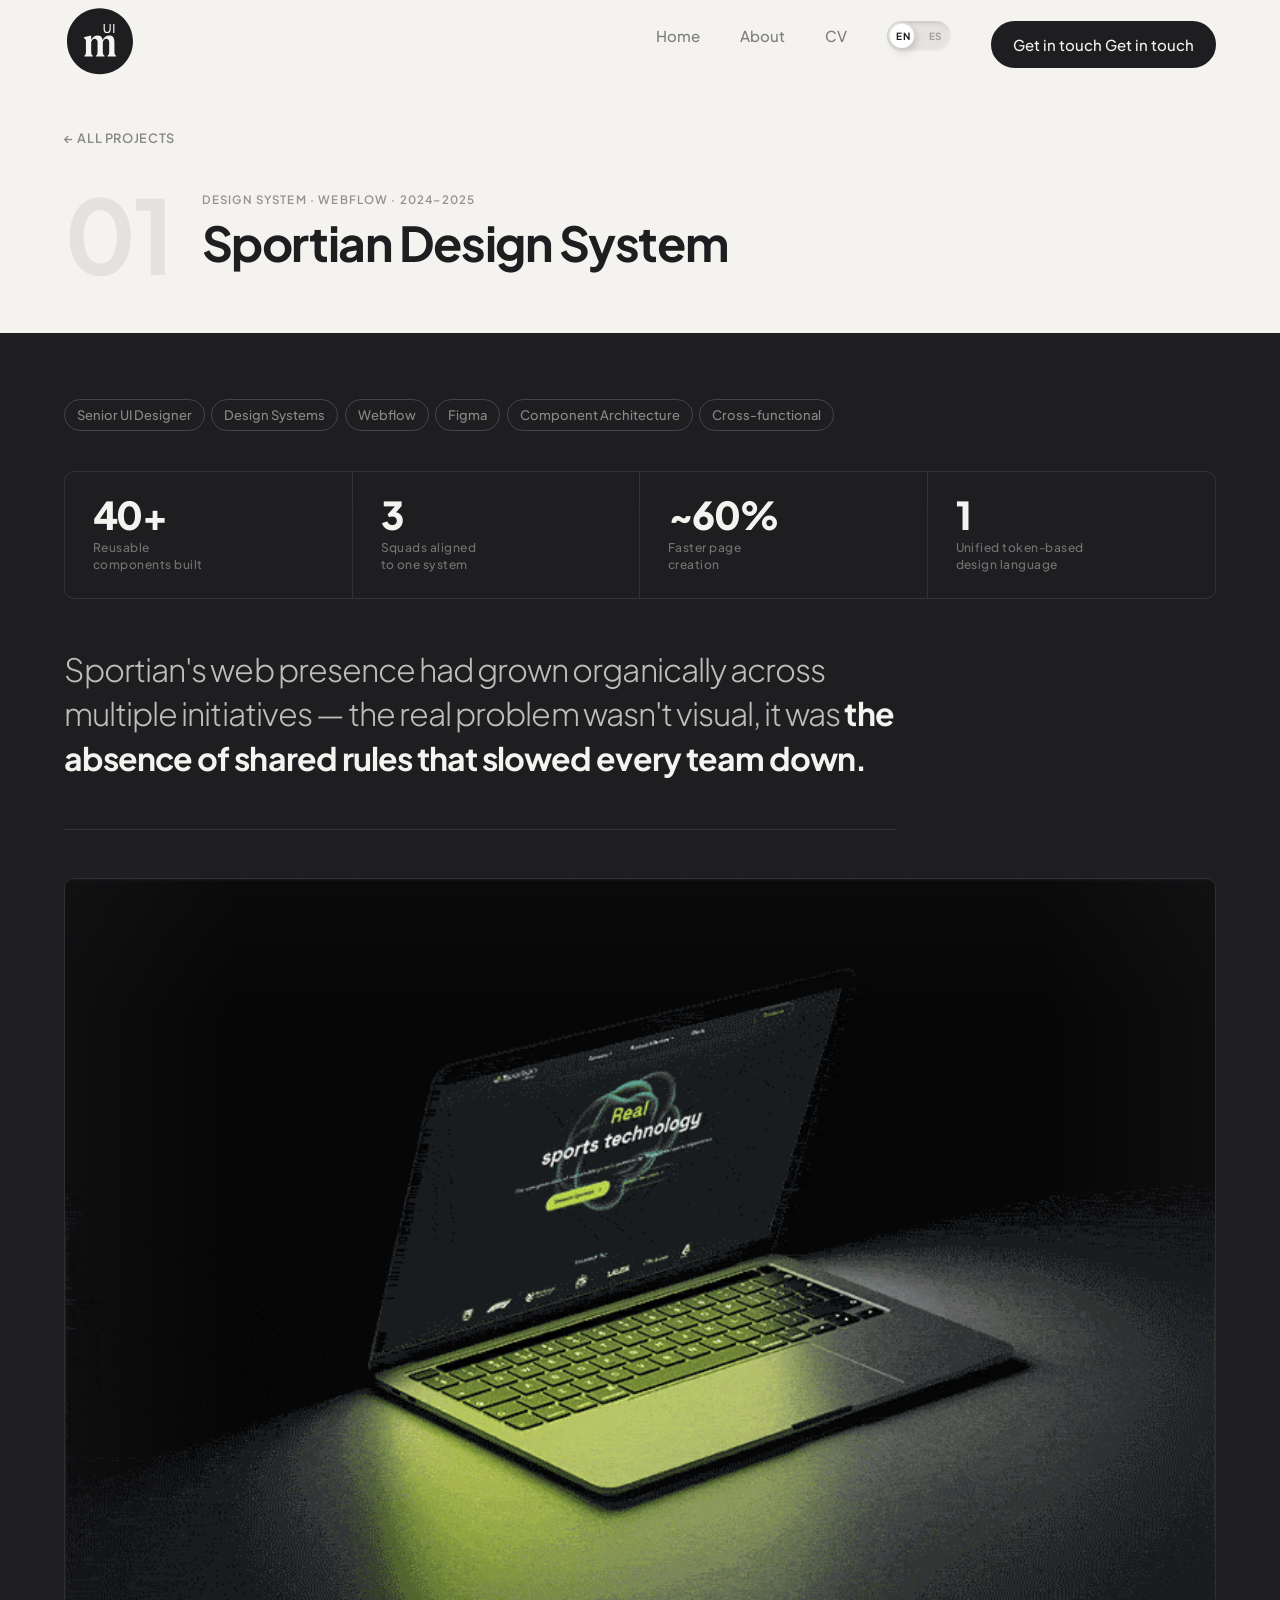
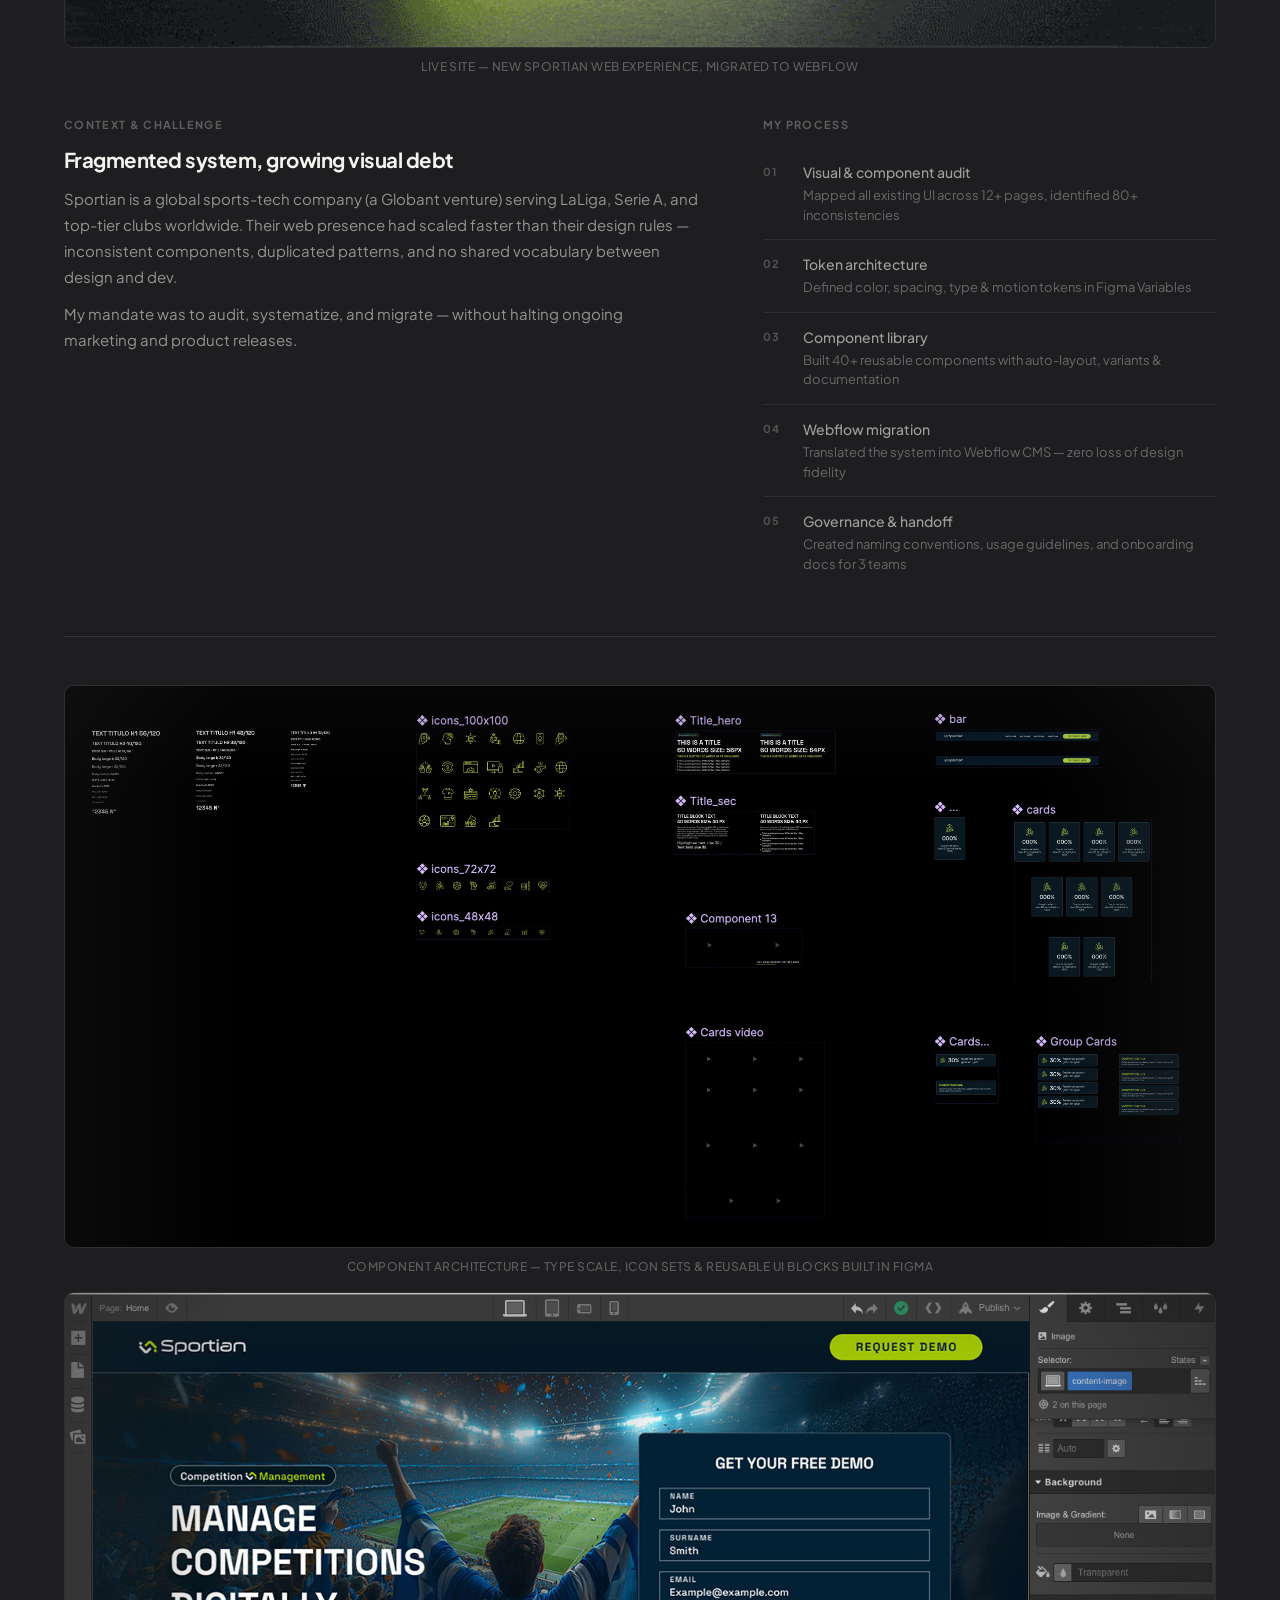
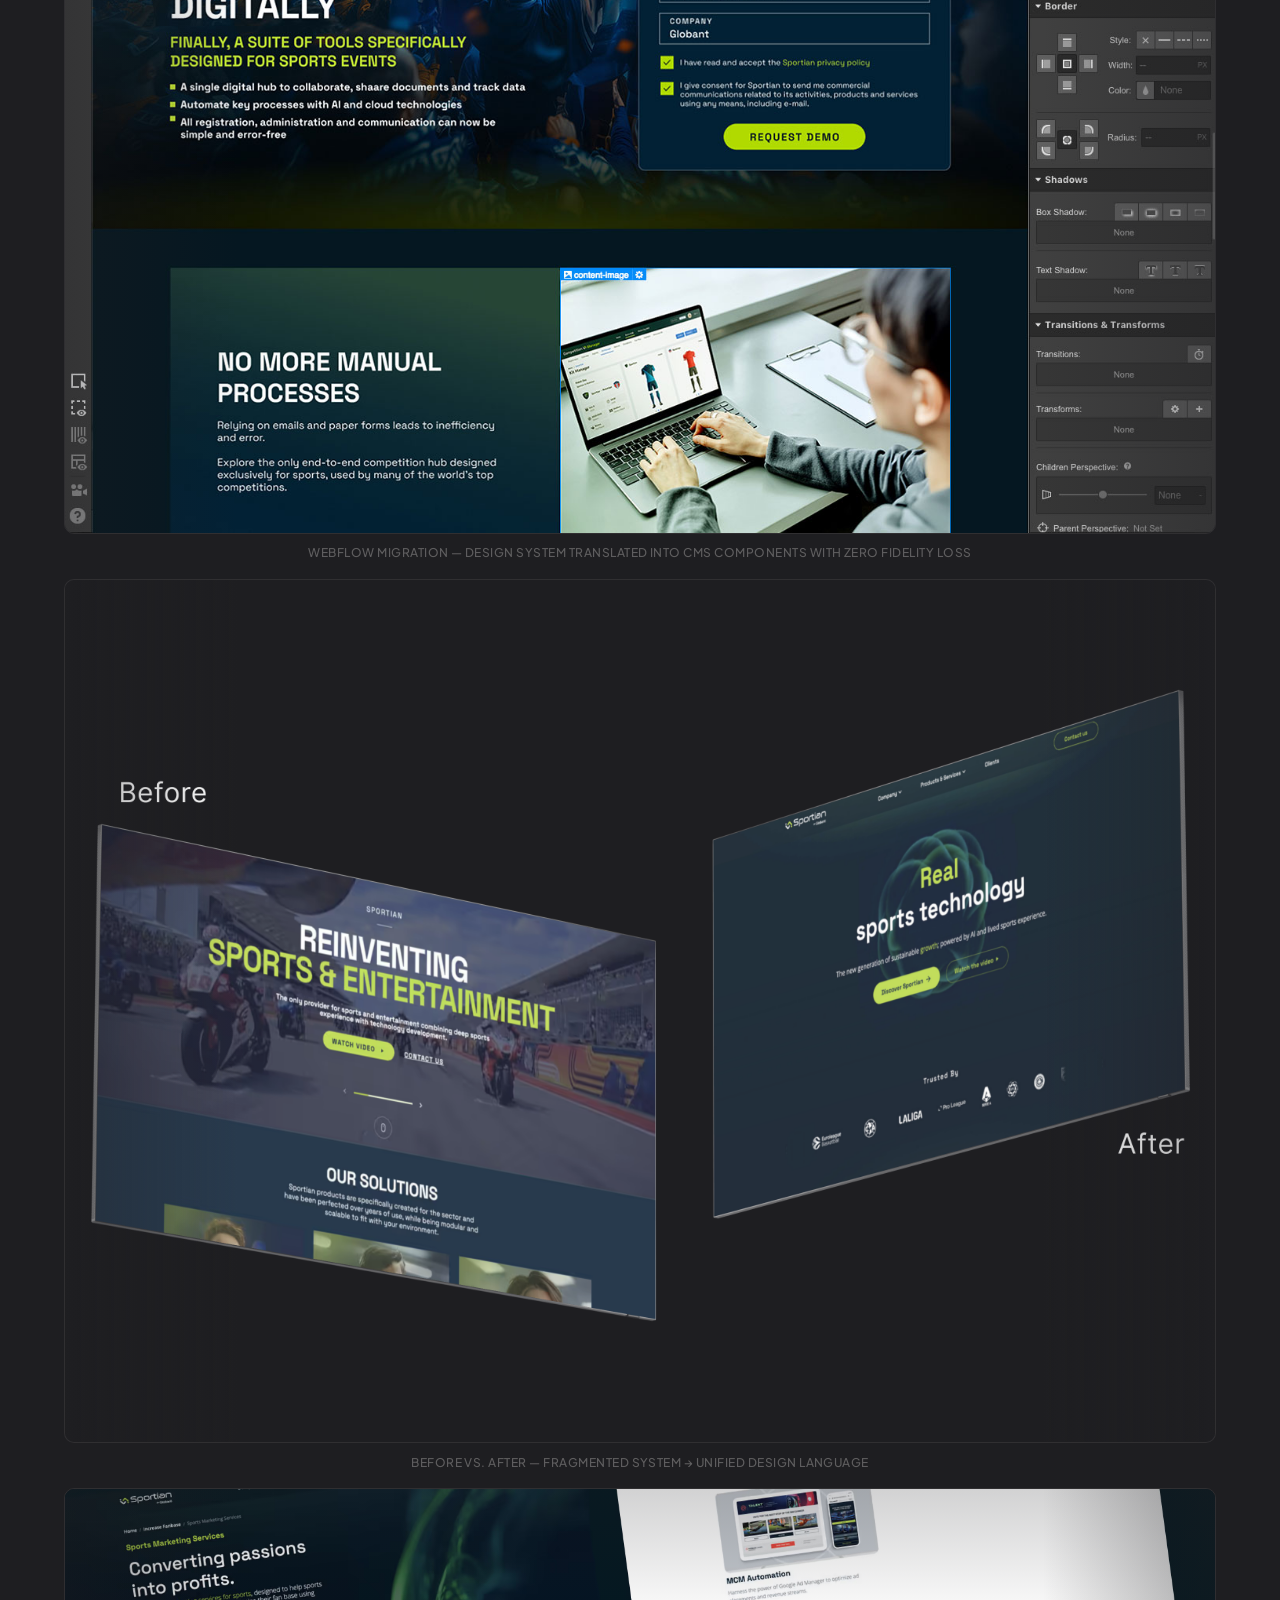
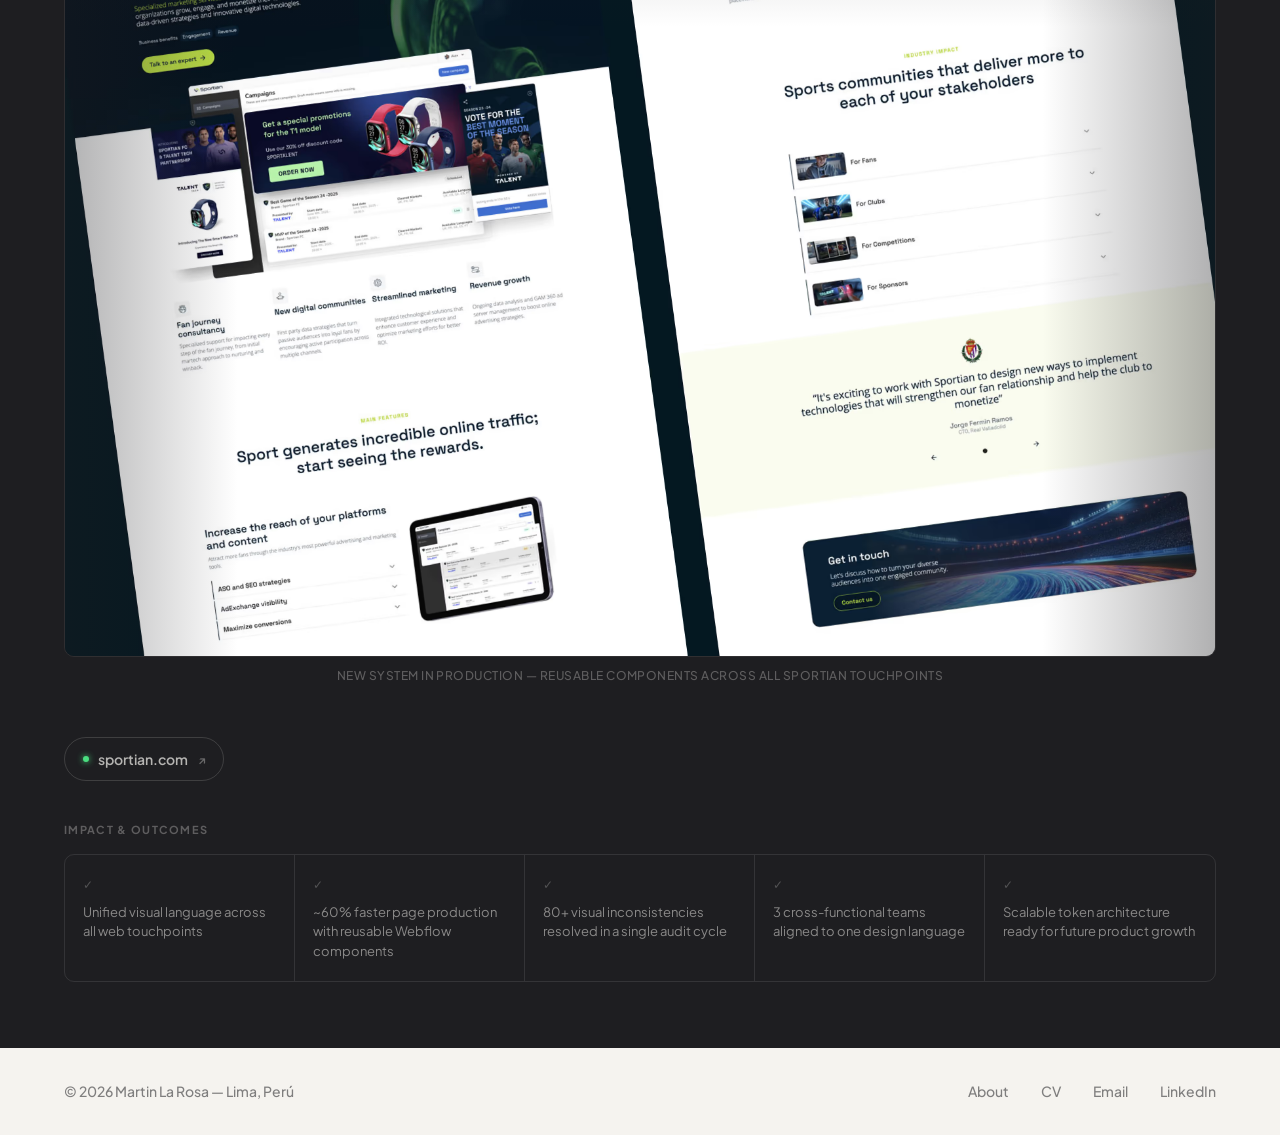
<file: project-01.html>
<!DOCTYPE html>
<html lang="en">
<head>
  <meta charset="UTF-8" />
  <meta name="viewport" content="width=device-width, initial-scale=1.0" />
  <title>Sportian Design System — Martin La Rosa</title>
  <link rel="preconnect" href="https://fonts.googleapis.com" />
  <link rel="preconnect" href="https://fonts.gstatic.com" crossorigin />
  <link href="https://fonts.googleapis.com/css2?family=Plus+Jakarta+Sans:ital,wght@0,300;0,400;0,500;0,600;0,700;1,300;1,400&display=swap" rel="stylesheet" />
  <style>
    /* ─── RESET ─── */
    *, *::before, *::after { box-sizing: border-box; margin: 0; padding: 0; }
    html { scroll-behavior: smooth; }

    /* ─── DESIGN TOKENS ─── */
    :root {
      --cream:       #f5f3ef;
      --cream-dark:  #e4e1da;
      --ink:         #1e1e21;
      --ink-muted:   rgba(30,30,33,0.55);
      --white:       #fff;
      --line:        2px solid #1e1e21;
      --font:        'Plus Jakarta Sans', sans-serif;
      --max:         80.625rem;
      --pad:         4rem;
      --nav-h:       90px;
    }

    body {
      font-family: var(--font);
      font-size: 1.125rem;
      font-weight: 500;
      line-height: 1.6;
      color: var(--ink);
      background: var(--ink);
      -webkit-font-smoothing: antialiased;
      -moz-osx-font-smoothing: grayscale;
    }

    a { color: inherit; text-decoration: none; }
    img { display: block; width: 100%; }

    /* ─── NAV ─── */
    .nav {
      position: fixed;
      top: 0; left: 0; right: 0;
      height: var(--nav-h);
      background: transparent;
      border-bottom: 1px solid transparent;
      z-index: 200;
      padding: 0 var(--pad);
      display: flex;
      align-items: center;
      transition: background 0.4s ease, border-color 0.4s ease;
    }
    .nav.nav-scrolled {
      background: rgba(245, 243, 239, 0.9);
      backdrop-filter: blur(12px);
      -webkit-backdrop-filter: blur(12px);
      border-bottom: 1px solid transparent;
    }
    .nav-inner {
      width: 100%;
      max-width: var(--max);
      margin: 0 auto;
      display: flex;
      align-items: center;
      justify-content: space-between;
    }
    .nav-logo { font-size: 1rem; font-weight: 600; letter-spacing: -0.02em; color: var(--ink); }
    .nav-links { display: flex; gap: 2.5rem; list-style: none; }
    .nav-links a { font-size: 0.9375rem; font-weight: 500; color: var(--ink-muted); transition: color 0.15s; }
    .nav-links a:hover, .nav-links a.active { color: var(--ink); }
    .nav-cta {
      display: inline-flex; align-items: center; padding: 0.6rem 1.25rem;
      border: var(--line); border-radius: 100px; font-size: 0.875rem; font-weight: 600;
      background: var(--ink); color: var(--cream) !important;
      overflow: hidden; position: relative; isolation: isolate;
      transition: color 0.45s cubic-bezier(0.19,1,0.22,1);
    }
    .nav-cta::before {
      content: ''; position: absolute; left: var(--mx, 50%); top: var(--my, 50%);
      width: 260px; height: 260px; background: var(--cream); border-radius: 50%;
      transform: translate(-50%, -50%) scale(0);
      transition: transform 0.6s cubic-bezier(0.19,1,0.22,1); z-index: 0;
    }
    .nav-cta:hover::before { transform: translate(-50%, -50%) scale(1); }
    .nav-cta:hover { color: var(--ink) !important; }

    /* ─── MAIN WRAPPER ─── */
    .main { background: var(--cream); }

    /* ─── LANG SWITCH ─── */
    .lang-sw {
      position: relative; width: 64px; height: 30px; border-radius: 100px; border: none;
      cursor: pointer; flex-shrink: 0; padding: 0 9px; display: flex; align-items: center;
      justify-content: space-between; background: rgba(30,30,33,0.07);
      box-shadow: inset 2px 2px 5px rgba(0,0,0,0.13), inset -1px -1px 3px rgba(255,255,255,0.55);
      transition: box-shadow 0.2s;
    }
    .lang-sw:hover { box-shadow: inset 3px 3px 6px rgba(0,0,0,0.16), inset -1px -1px 3px rgba(255,255,255,0.6); }
    .lang-sw-knob {
      position: absolute; top: 3px; left: 3px; width: 24px; height: 24px; border-radius: 50%;
      background: #fff; box-shadow: 2px 3px 8px rgba(0,0,0,0.18), -1px -1px 3px rgba(255,255,255,0.9);
      transition: transform 0.38s cubic-bezier(0.34,1.4,0.64,1); pointer-events: none;
    }
    html[lang="es"] .lang-sw-knob { transform: translateX(34px); }
    .lang-sw-label {
      font-family: var(--font); font-size: 0.62rem; font-weight: 700; letter-spacing: 0.07em;
      color: rgba(30,30,33,0.35); z-index: 1; user-select: none; transition: color 0.2s;
    }
    html[lang="en"] .lang-sw [data-lang="en"], html[lang="es"] .lang-sw [data-lang="es"] { color: var(--ink); }

    /* ─── FOOTER ─── */
    footer { background: var(--cream); border-top: var(--line); padding: 2rem var(--pad); }
    .foot-inner {
      max-width: var(--max); margin: 0 auto; display: flex; align-items: center;
      justify-content: space-between; flex-wrap: wrap; gap: 1rem;
    }
    .foot-copy { font-size: 0.875rem; font-weight: 500; color: var(--ink-muted); }
    .foot-links { display: flex; gap: 2rem; }
    .foot-links a { font-size: 0.875rem; font-weight: 500; color: var(--ink-muted); transition: color 0.15s; }
    .foot-links a:hover { color: var(--ink); }

    /* ─── PROJECT PAGE HEADER ─── */
    .proj-back-wrap {
      max-width: var(--max); margin: 0 auto;
      padding: calc(var(--nav-h) + 2rem) var(--pad) 0;
    }
    .proj-back {
      display: inline-flex; align-items: center; gap: 0.5rem; font-size: 0.8rem;
      font-weight: 600; letter-spacing: 0.05em; text-transform: uppercase;
      color: var(--ink); text-decoration: none; opacity: 0.5; transition: opacity 0.2s;
    }
    .proj-back:hover { opacity: 1; }
    .proj-page-hd {
      max-width: var(--max); margin: 0 auto;
      padding: 2rem var(--pad) 3rem; border-bottom: var(--line);
    }
    .proj-page-hd-inner { display: flex; align-items: flex-start; gap: 2rem; }
    .proj-page-num {
      font-size: clamp(4rem, 8vw, 7rem); font-weight: 700; letter-spacing: -0.04em;
      line-height: 1; color: rgba(30,30,33,0.08); flex-shrink: 0;
    }
    .proj-page-meta { padding-top: 0.5rem; }
    .proj-page-cat {
      font-size: 0.72rem; font-weight: 600; letter-spacing: 0.1em; text-transform: uppercase;
      opacity: 0.45; display: block; margin-bottom: 0.5rem;
    }
    .proj-page-title {
      font-size: clamp(1.8rem, 4vw, 3rem); font-weight: 700; letter-spacing: -0.03em; line-height: 1.1;
    }
    .cs-page-body {
      max-width: var(--max); margin: 0 auto; padding: 4rem var(--pad);
      background: var(--ink); color: var(--cream);
    }

    /* ── CASE STUDY LAYOUT ── */
    .cs-tags { display: flex; flex-wrap: wrap; gap: 0.4rem; margin-bottom: 2.5rem; }
    .cs-tag {
      padding: 0.28rem 0.75rem; border: 1.5px solid rgba(245,243,239,0.18);
      border-radius: 100px; font-size: 0.8125rem; font-weight: 500; color: rgba(245,243,239,0.5);
    }
    .cs-metrics {
      display: grid; grid-template-columns: repeat(4, 1fr);
      border: 1px solid rgba(245,243,239,0.1); border-radius: 10px;
      overflow: hidden; margin-bottom: 3rem;
    }
    .cs-metric { padding: 1.5rem 1.75rem; border-right: 1px solid rgba(245,243,239,0.1); }
    .cs-metric:last-child { border-right: none; }
    .cs-metric-n {
      font-size: clamp(1.75rem, 3vw, 2.5rem); font-weight: 800; letter-spacing: -0.04em;
      color: var(--cream); line-height: 1; margin-bottom: 0.35rem;
    }
    .cs-metric-l { font-size: 0.75rem; font-weight: 500; color: rgba(245,243,239,0.4); letter-spacing: 0.04em; line-height: 1.4; }
    .cs-statement {
      font-size: clamp(1.25rem, 2.5vw, 2rem); font-weight: 300; letter-spacing: -0.03em;
      line-height: 1.4; color: rgba(245,243,239,0.75); max-width: 52rem;
      margin-bottom: 3rem; padding-bottom: 3rem; border-bottom: 1px solid rgba(245,243,239,0.1);
    }
    .cs-statement strong { font-weight: 700; color: var(--cream); }
    .cs-grid {
      display: grid; grid-template-columns: 1.4fr 1fr; gap: 4rem;
      padding-bottom: 3rem; border-bottom: 1px solid rgba(245,243,239,0.1); margin-bottom: 3rem;
    }
    .cs-label {
      font-size: 0.6875rem; font-weight: 700; letter-spacing: 0.12em; text-transform: uppercase;
      color: rgba(245,243,239,0.3); margin-bottom: 0.875rem; display: block;
    }
    .cs-h {
      font-size: clamp(1rem, 1.6vw, 1.35rem); font-weight: 700; letter-spacing: -0.025em;
      color: var(--cream); margin-bottom: 0.75rem; line-height: 1.25;
    }
    .cs-p { font-size: 0.9375rem; font-weight: 400; line-height: 1.75; color: rgba(245,243,239,0.55); }
    .cs-p + .cs-p { margin-top: 0.65rem; }
    .cs-steps { display: flex; flex-direction: column; gap: 0; margin-top: 0.5rem; }
    .cs-step {
      display: flex; gap: 1rem; align-items: flex-start;
      padding: 0.875rem 0; border-bottom: 1px solid rgba(245,243,239,0.07);
    }
    .cs-step:last-child { border-bottom: none; }
    .cs-step-n { font-size: 0.6875rem; font-weight: 700; color: rgba(245,243,239,0.25); letter-spacing: 0.08em; min-width: 1.5rem; padding-top: 0.1em; }
    .cs-step-text { font-size: 0.875rem; font-weight: 500; color: rgba(245,243,239,0.6); line-height: 1.5; }
    .cs-step-text span { display: block; font-size: 0.8125rem; font-weight: 400; color: rgba(245,243,239,0.35); margin-top: 0.2rem; }
    .cs-img-stack { display: flex; flex-direction: column; gap: 0.75rem; margin-bottom: 3rem; }
    .cs-img-full { position: relative; border-radius: 10px; overflow: hidden; border: 1px solid rgba(245,243,239,0.08); }
    .cs-img-full img { width: 100%; display: block; }
    .cs-img-full--blend { background: var(--ink); }
    .cs-img-full--blend img { mix-blend-mode: screen; }
    .cs-img-full::before {
      content: ''; position: absolute; inset: 0;
      background: linear-gradient(to right, rgba(30,30,33,0.35) 0%, transparent 15%), linear-gradient(to left, rgba(30,30,33,0.35) 0%, transparent 15%), linear-gradient(to bottom, rgba(30,30,33,0.2) 0%, transparent 18%);
      pointer-events: none; z-index: 1;
    }
    .cs-img-caption {
      font-size: 0.75rem; font-weight: 500; color: rgba(245,243,239,0.3); text-align: center;
      margin-top: 0.6rem; margin-bottom: 0.25rem; letter-spacing: 0.04em; text-transform: uppercase;
    }
    .cs-img-stack > div { display: flex; flex-direction: column; }
    .cs-outcomes {
      display: grid; grid-template-columns: repeat(5, 1fr); gap: 0;
      border: 1px solid rgba(245,243,239,0.1); border-radius: 10px; overflow: hidden; margin-top: 1rem;
    }
    .cs-outcome { padding: 1.25rem 1.1rem; border-right: 1px solid rgba(245,243,239,0.1); position: relative; }
    .cs-outcome:last-child { border-right: none; }
    .cs-outcome::before { content: '✓'; display: block; font-size: 0.75rem; color: rgba(245,243,239,0.25); margin-bottom: 0.5rem; }
    .cs-outcome-text { font-size: 0.8125rem; font-weight: 400; color: rgba(245,243,239,0.5); line-height: 1.5; }
    .cs-live-link {
      display: inline-flex; align-items: center; gap: 0.6rem; padding: 0.6rem 1.1rem;
      border: 1.5px solid rgba(245,243,239,0.15); border-radius: 100px; font-size: 0.875rem;
      font-weight: 600; color: rgba(245,243,239,0.7); text-decoration: none; margin-bottom: 2.5rem;
      transition: border-color 0.2s, color 0.2s; width: fit-content;
    }
    .cs-live-link:hover { border-color: rgba(245,243,239,0.45); color: var(--cream); }
    .cs-live-dot { width: 6px; height: 6px; border-radius: 50%; background: #4ade80; box-shadow: 0 0 6px #4ade80; flex-shrink: 0; }
    .cs-live-arrow { font-size: 0.75rem; opacity: 0.5; }

    /* ─── RESPONSIVE ─── */
    @media (max-width: 900px) { :root { --pad: 2rem; } .cs-grid { grid-template-columns: 1fr; gap: 2.5rem; } .cs-metrics { grid-template-columns: repeat(2, 1fr); } .cs-outcomes { grid-template-columns: 1fr 1fr; } }
    @media (max-width: 600px) { :root { --pad: 1.25rem; --nav-h: 68px; } .nav-logo svg { height: 44px; width: 44px; } .nav-links { display: none; } .cs-metrics { grid-template-columns: 1fr 1fr; } .cs-outcomes { grid-template-columns: 1fr; } }
  </style>
</head>
<body>

  <!-- ── NAV ── -->
  <nav class="nav">
    <div class="nav-inner">
      <a href="index.html" class="nav-logo">
        <svg height="72" width="72" viewBox="0 0 96 96" fill="none" xmlns="http://www.w3.org/2000/svg" aria-label="Martin La Rosa">
          <path d="M47.68 4.24023C23.27 4.24023 4 23.6502 4 48.2402C4 72.8302 23.27 92.2402 47.68 92.2402C72.09 92.2402 92 72.8302 92 48.2402C92 23.6502 72.09 4.24023 47.68 4.24023ZM65.58 25.4602H67.18V37.3402H65.58V25.4602ZM52.83 25.4602H54.43V32.1502C54.43 34.7802 55.57 35.9702 57.58 35.9702C59.59 35.9702 60.75 34.7802 60.75 32.1502V25.4602H62.3V32.2202C62.3 35.6702 60.52 37.4802 57.56 37.4802C54.6 37.4802 52.82 35.6602 52.82 32.2202V25.4602H52.83ZM69.53 68.5102H58.01V67.5002C60.13 66.8502 60.25 64.3002 60.25 61.2702V49.7702C60.25 46.4502 58.68 44.8502 56.17 44.8502C54.1 44.8502 51.75 47.5202 51.75 49.8902V61.2802C51.75 64.5402 52.03 66.9702 54.04 67.5102V68.5202H42.52V67.5102C44.64 66.8602 44.76 64.3102 44.76 61.2802V49.7802C44.76 46.4602 43.25 44.8602 40.73 44.8602C38.66 44.8602 36.26 47.5902 36.26 49.7202V61.4002C36.26 64.6602 36.6 66.9102 38.55 67.5102V68.5202H27.09V67.5102C29.21 66.8602 29.27 64.4302 29.27 61.4002V48.4102C29.27 46.3302 28.77 45.2702 26.47 43.9602V42.9502L36.25 40.5802V46.6902C37.76 43.2502 41.17 40.5802 44.69 40.5802C48.6 40.5802 51.01 42.4802 51.68 46.8702C52.85 43.2502 56.66 40.5802 60.18 40.5802C64.54 40.5802 67.22 42.4202 67.22 49.5902V61.2702C67.22 64.5302 67.5 66.9602 69.51 67.5002V68.5102H69.53Z" fill="currentColor"/>
        </svg>
      </a>
      <ul class="nav-links">
        <li><a href="index.html" data-t="nav.home">Home</a></li>
        <li><a href="about.html" data-t="nav.about">About</a></li>
        <li><a href="cv.html" data-t="nav.cv">CV</a></li>
        <li>
          <button class="lang-sw" id="langSw" aria-label="Switch language">
            <span class="lang-sw-label" data-lang="en">EN</span>
            <span class="lang-sw-knob"></span>
            <span class="lang-sw-label" data-lang="es">ES</span>
          </button>
        </li>
        <li><a href="https://wa.link/5fqk9j" target="_blank" rel="noopener" class="nav-cta">
          <span class="btn-split" data-t-split="nav.cta">
            <span class="bs-top">Get in touch</span>
            <span class="bs-bot">Get in touch</span>
          </span>
        </a></li>
      </ul>
    </div>
  </nav>

  <div class="main">

    <div class="proj-back-wrap">
      <a href="index.html#recent-projects" class="proj-back">← All Projects</a>
    </div>
    <div class="proj-page-hd">
      <div class="proj-page-hd-inner">
        <span class="proj-page-num">01</span>
        <div class="proj-page-meta">
          <span class="proj-page-cat">Design System · Webflow · 2024–2025</span>
          <h1 class="proj-page-title">Sportian Design System</h1>
        </div>
      </div>
    </div>

    <div class="cs-page-body">
      <div class="cs-tags">
        <span class="cs-tag" data-t="cs01.tag1">Senior UI Designer</span>
        <span class="cs-tag" data-t="cs01.tag2">Design Systems</span>
        <span class="cs-tag">Webflow</span>
        <span class="cs-tag">Figma</span>
        <span class="cs-tag" data-t="cs01.tag3">Component Architecture</span>
        <span class="cs-tag" data-t="cs01.tag4">Cross-functional</span>
      </div>
      <div class="cs-metrics">
        <div class="cs-metric">
          <div class="cs-metric-n">40+</div>
          <div class="cs-metric-l" data-t-html="cs01.m1l">Reusable<br>components built</div>
        </div>
        <div class="cs-metric">
          <div class="cs-metric-n">3</div>
          <div class="cs-metric-l" data-t-html="cs01.m2l">Squads aligned<br>to one system</div>
        </div>
        <div class="cs-metric">
          <div class="cs-metric-n">~60%</div>
          <div class="cs-metric-l" data-t-html="cs01.m3l">Faster page<br>creation</div>
        </div>
        <div class="cs-metric">
          <div class="cs-metric-n">1</div>
          <div class="cs-metric-l" data-t-html="cs01.m4l">Unified token-based<br>design language</div>
        </div>
      </div>
      <p class="cs-statement" data-t-html="cs01.stmt">Sportian's web presence had grown organically across multiple initiatives — the real problem wasn't visual, it was <strong>the absence of shared rules that slowed every team down.</strong></p>
      <div class="cs-img-full" style="margin-bottom:0.5rem;">
        <img src="img/sportian-laptop.gif" alt="Sportian" />
      </div>
      <p class="cs-img-caption" style="margin-bottom:2.5rem;" data-t="cs01.cap1">Live site — new Sportian web experience, migrated to Webflow</p>
      <div class="cs-grid">
        <div>
          <span class="cs-label" data-t="cs.ctx-challenge">Context & Challenge</span>
          <h4 class="cs-h" data-t="cs01.ctx.h">Fragmented system, growing visual debt</h4>
          <p class="cs-p" data-t="cs01.ctx.p1">Sportian is a global sports-tech company (a Globant venture) serving LaLiga, Serie A, and top-tier clubs worldwide. Their web presence had scaled faster than their design rules — inconsistent components, duplicated patterns, and no shared vocabulary between design and dev.</p>
          <p class="cs-p" data-t="cs01.ctx.p2">My mandate was to audit, systematize, and migrate — without halting ongoing marketing and product releases.</p>
        </div>
        <div>
          <span class="cs-label" data-t="cs.my-process">My Process</span>
          <div class="cs-steps">
            <div class="cs-step"><span class="cs-step-n">01</span>
              <div class="cs-step-text" data-t-html="cs01.s1">Visual & component audit<span>Mapped all existing UI across 12+ pages, identified 80+ inconsistencies</span></div>
            </div>
            <div class="cs-step"><span class="cs-step-n">02</span>
              <div class="cs-step-text" data-t-html="cs01.s2">Token architecture<span>Defined color, spacing, type & motion tokens in Figma Variables</span></div>
            </div>
            <div class="cs-step"><span class="cs-step-n">03</span>
              <div class="cs-step-text" data-t-html="cs01.s3">Component library<span>Built 40+ reusable components with auto-layout, variants & documentation</span></div>
            </div>
            <div class="cs-step"><span class="cs-step-n">04</span>
              <div class="cs-step-text" data-t-html="cs01.s4">Webflow migration<span>Translated the system into Webflow CMS — zero loss of design fidelity</span></div>
            </div>
            <div class="cs-step"><span class="cs-step-n">05</span>
              <div class="cs-step-text" data-t-html="cs01.s5">Governance & handoff<span>Created naming conventions, usage guidelines, and onboarding docs for 3 teams</span></div>
            </div>
          </div>
        </div>
      </div>
      <div class="cs-img-stack">
        <div><div class="cs-img-full"><img src="img/websportian_DS.jpg" alt="Sportian DS" /></div>
          <p class="cs-img-caption" data-t="cs01.cap2">Component architecture — type scale, icon sets & reusable UI blocks built in Figma</p>
        </div>
        <div><div class="cs-img-full"><img src="img/websportian_WF.jpg" alt="Sportian WF" /></div>
          <p class="cs-img-caption" data-t="cs01.cap3">Webflow migration — design system translated into CMS components with zero fidelity loss</p>
        </div>
        <div><div class="cs-img-full cs-img-full--blend"><img src="img/sportian-comparison.png" alt="Sportian Before After" /></div>
          <p class="cs-img-caption" data-t="cs01.cap4">Before vs. After — fragmented system → unified design language</p>
        </div>
        <div><div class="cs-img-full"><img src="img/sportian-new.avif" alt="Sportian new" /></div>
          <p class="cs-img-caption" data-t="cs01.cap5">New system in production — reusable components across all Sportian touchpoints</p>
        </div>
      </div>
      <a href="https://www.sportian.com" target="_blank" rel="noopener" class="cs-live-link">
        <span class="cs-live-dot"></span>sportian.com<span class="cs-live-arrow">↗</span>
      </a>
      <span class="cs-label" data-t="cs.impact">Impact & Outcomes</span>
      <div class="cs-outcomes">
        <div class="cs-outcome"><p class="cs-outcome-text" data-t="cs01.o1">Unified visual language across all web touchpoints</p></div>
        <div class="cs-outcome"><p class="cs-outcome-text" data-t="cs01.o2">~60% faster page production with reusable Webflow components</p></div>
        <div class="cs-outcome"><p class="cs-outcome-text" data-t="cs01.o3">80+ visual inconsistencies resolved in a single audit cycle</p></div>
        <div class="cs-outcome"><p class="cs-outcome-text" data-t="cs01.o4">3 cross-functional teams aligned to one design language</p></div>
        <div class="cs-outcome"><p class="cs-outcome-text" data-t="cs01.o5">Scalable token architecture ready for future product growth</p></div>
      </div>
    </div>

  </div><!-- /.main -->

  <!-- ── FOOTER ── -->
  <footer>
    <div class="foot-inner">
      <span class="foot-copy">© 2026 Martin La Rosa — Lima, Perú</span>
      <div class="foot-links">
        <a href="about.html">About</a>
        <a href="cv.html">CV</a>
        <a href="mailto:martinmind.dg@gmail.com">Email</a>
        <a href="https://linkedin.com/in/martinlarosa" target="_blank">LinkedIn</a>
      </div>
    </div>
  </footer>

<script>
  /* ── Nav scroll ── */
  (function() {
    const nav = document.querySelector('.nav');
    if (!nav) return;
    function updateNav() { nav.classList.toggle('nav-scrolled', window.scrollY > 30); }
    updateNav();
    window.addEventListener('scroll', updateNav, { passive: true });
  })();

  /* ── i18n ── */
  const T = {
    en: {
      'nav.home':'Home','nav.about':'About','nav.cv':'CV','nav.cta':'Get in touch',
      'cs.ctx-challenge':'Context & Challenge','cs.my-process':'My Process','cs.impact':'Impact & Outcomes',
      'cs01.tag1':'Senior UI Designer','cs01.tag2':'Design Systems','cs01.tag3':'Component Architecture','cs01.tag4':'Cross-functional',
      'cs01.m1l':'Reusable<br>components built','cs01.m2l':'Squads aligned<br>to one system','cs01.m3l':'Faster page<br>creation','cs01.m4l':'Unified token-based<br>design language',
      'cs01.stmt':"Sportian's web presence had grown organically across multiple initiatives — the real problem wasn't visual, it was <strong>the absence of shared rules that slowed every team down.</strong>",
      'cs01.cap1':'Live site — new Sportian web experience, migrated to Webflow',
      'cs01.ctx.h':'Fragmented system, growing visual debt',
      'cs01.ctx.p1':'Sportian is a global sports-tech company (a Globant venture) serving LaLiga, Serie A, and top-tier clubs worldwide. Their web presence had scaled faster than their design rules — inconsistent components, duplicated patterns, and no shared vocabulary between design and dev.',
      'cs01.ctx.p2':'My mandate was to audit, systematize, and migrate — without halting ongoing marketing and product releases.',
      'cs01.s1':'Visual & component audit<span>Mapped all existing UI across 12+ pages, identified 80+ inconsistencies</span>',
      'cs01.s2':'Token architecture<span>Defined color, spacing, type & motion tokens in Figma Variables</span>',
      'cs01.s3':'Component library<span>Built 40+ reusable components with auto-layout, variants & documentation</span>',
      'cs01.s4':'Webflow migration<span>Translated the system into Webflow CMS — zero loss of design fidelity</span>',
      'cs01.s5':'Governance & handoff<span>Created naming conventions, usage guidelines, and onboarding docs for 3 teams</span>',
      'cs01.cap2':'Component architecture — type scale, icon sets & reusable UI blocks built in Figma',
      'cs01.cap3':'Webflow migration — design system translated into CMS components with zero fidelity loss',
      'cs01.cap4':'Before vs. After — fragmented system → unified design language',
      'cs01.cap5':'New system in production — reusable components across all Sportian touchpoints',
      'cs01.o1':'Unified visual language across all web touchpoints','cs01.o2':'~60% faster page production with reusable Webflow components',
      'cs01.o3':'80+ visual inconsistencies resolved in a single audit cycle','cs01.o4':'3 cross-functional teams aligned to one design language','cs01.o5':'Scalable token architecture ready for future product growth',
    },
    es: {
      'nav.home':'Inicio','nav.about':'Sobre mí','nav.cv':'CV','nav.cta':'Contáctame',
      'cs.ctx-challenge':'Contexto & Desafío','cs.my-process':'Mi Proceso','cs.impact':'Impacto & Resultados',
      'cs01.tag1':'Senior UI Designer','cs01.tag2':'Sistemas de Diseño','cs01.tag3':'Arquitectura de Componentes','cs01.tag4':'Multifuncional',
      'cs01.m1l':'Componentes<br>reutilizables','cs01.m2l':'Squads alineados<br>al mismo sistema','cs01.m3l':'Creación de páginas<br>más rápida','cs01.m4l':'Lenguaje de diseño<br>unificado con tokens',
      'cs01.stmt':'La presencia web de Sportian creció orgánicamente — el problema no era visual, era <strong>la ausencia de reglas compartidas que frenaban a todos los equipos.</strong>',
      'cs01.cap1':'Sitio en producción — nueva experiencia web de Sportian, migrada a Webflow',
      'cs01.ctx.h':'Sistema fragmentado, deuda visual en aumento',
      'cs01.ctx.p1':'Sportian es una empresa global de sports-tech (venture de Globant) que trabaja con LaLiga, Serie A y clubes de primer nivel. Su presencia web escaló más rápido que sus reglas de diseño — componentes inconsistentes, patrones duplicados y sin vocabulario compartido entre diseño y desarrollo.',
      'cs01.ctx.p2':'Mi mandato fue auditar, sistematizar y migrar — sin detener las publicaciones de marketing y producto en curso.',
      'cs01.s1':'Auditoría visual y de componentes<span>Mapeé toda la UI existente en 12+ páginas e identifiqué 80+ inconsistencias</span>',
      'cs01.s2':'Arquitectura de tokens<span>Definí tokens de color, espaciado, tipografía y movimiento en Figma Variables</span>',
      'cs01.s3':'Librería de componentes<span>Construí 40+ componentes reutilizables con auto-layout, variantes y documentación</span>',
      'cs01.s4':'Migración a Webflow<span>Traduje el sistema a Webflow CMS — sin pérdida de fidelidad de diseño</span>',
      'cs01.s5':'Gobernanza y handoff<span>Creé convenciones de nomenclatura, guías de uso y documentación de onboarding para 3 equipos</span>',
      'cs01.cap2':'Arquitectura de componentes — escala tipográfica, iconos y bloques UI reutilizables en Figma',
      'cs01.cap3':'Migración a Webflow — sistema de diseño traducido a componentes CMS sin pérdida de fidelidad',
      'cs01.cap4':'Antes vs. Después — sistema fragmentado → lenguaje de diseño unificado',
      'cs01.cap5':'Nuevo sistema en producción — componentes reutilizables en todos los touchpoints de Sportian',
      'cs01.o1':'Lenguaje visual unificado en todos los touchpoints web','cs01.o2':'~60% más rápido en producción de páginas con componentes Webflow reutilizables',
      'cs01.o3':'80+ inconsistencias visuales resueltas en un solo ciclo de auditoría','cs01.o4':'3 equipos multifuncionales alineados a un mismo lenguaje de diseño','cs01.o5':'Arquitectura de tokens escalable lista para el crecimiento futuro del producto',
    }
  };

  function setLang(lang) {
    document.documentElement.setAttribute('lang', lang);
    document.querySelectorAll('[data-t]').forEach(el => { const v = T[lang][el.dataset.t]; if (v !== undefined) el.textContent = v; });
    document.querySelectorAll('[data-t-html]').forEach(el => { const v = T[lang][el.dataset.tHtml]; if (v !== undefined) el.innerHTML = v; });
    document.querySelectorAll('[data-t-split]').forEach(el => { const v = T[lang][el.dataset.tSplit]; if (v !== undefined) el.querySelectorAll('.bs-top,.bs-bot').forEach(s => s.textContent = v); });
    localStorage.setItem('portfolio-lang', lang);
  }

  const savedLang = localStorage.getItem('portfolio-lang') || 'en';
  document.documentElement.setAttribute('lang', savedLang);
  if (savedLang === 'es') setLang('es');
  document.getElementById('langSw').addEventListener('click', () => {
    const current = document.documentElement.getAttribute('lang') || 'en';
    setLang(current === 'en' ? 'es' : 'en');
  });

  document.querySelectorAll('.btn-primary, .nav-cta').forEach(btn => {
    btn.addEventListener('mousemove', e => {
      const r = btn.getBoundingClientRect();
      btn.style.setProperty('--mx', (e.clientX - r.left) + 'px');
      btn.style.setProperty('--my', (e.clientY - r.top) + 'px');
    });
  });
</script>
</body>
</html>
</file>
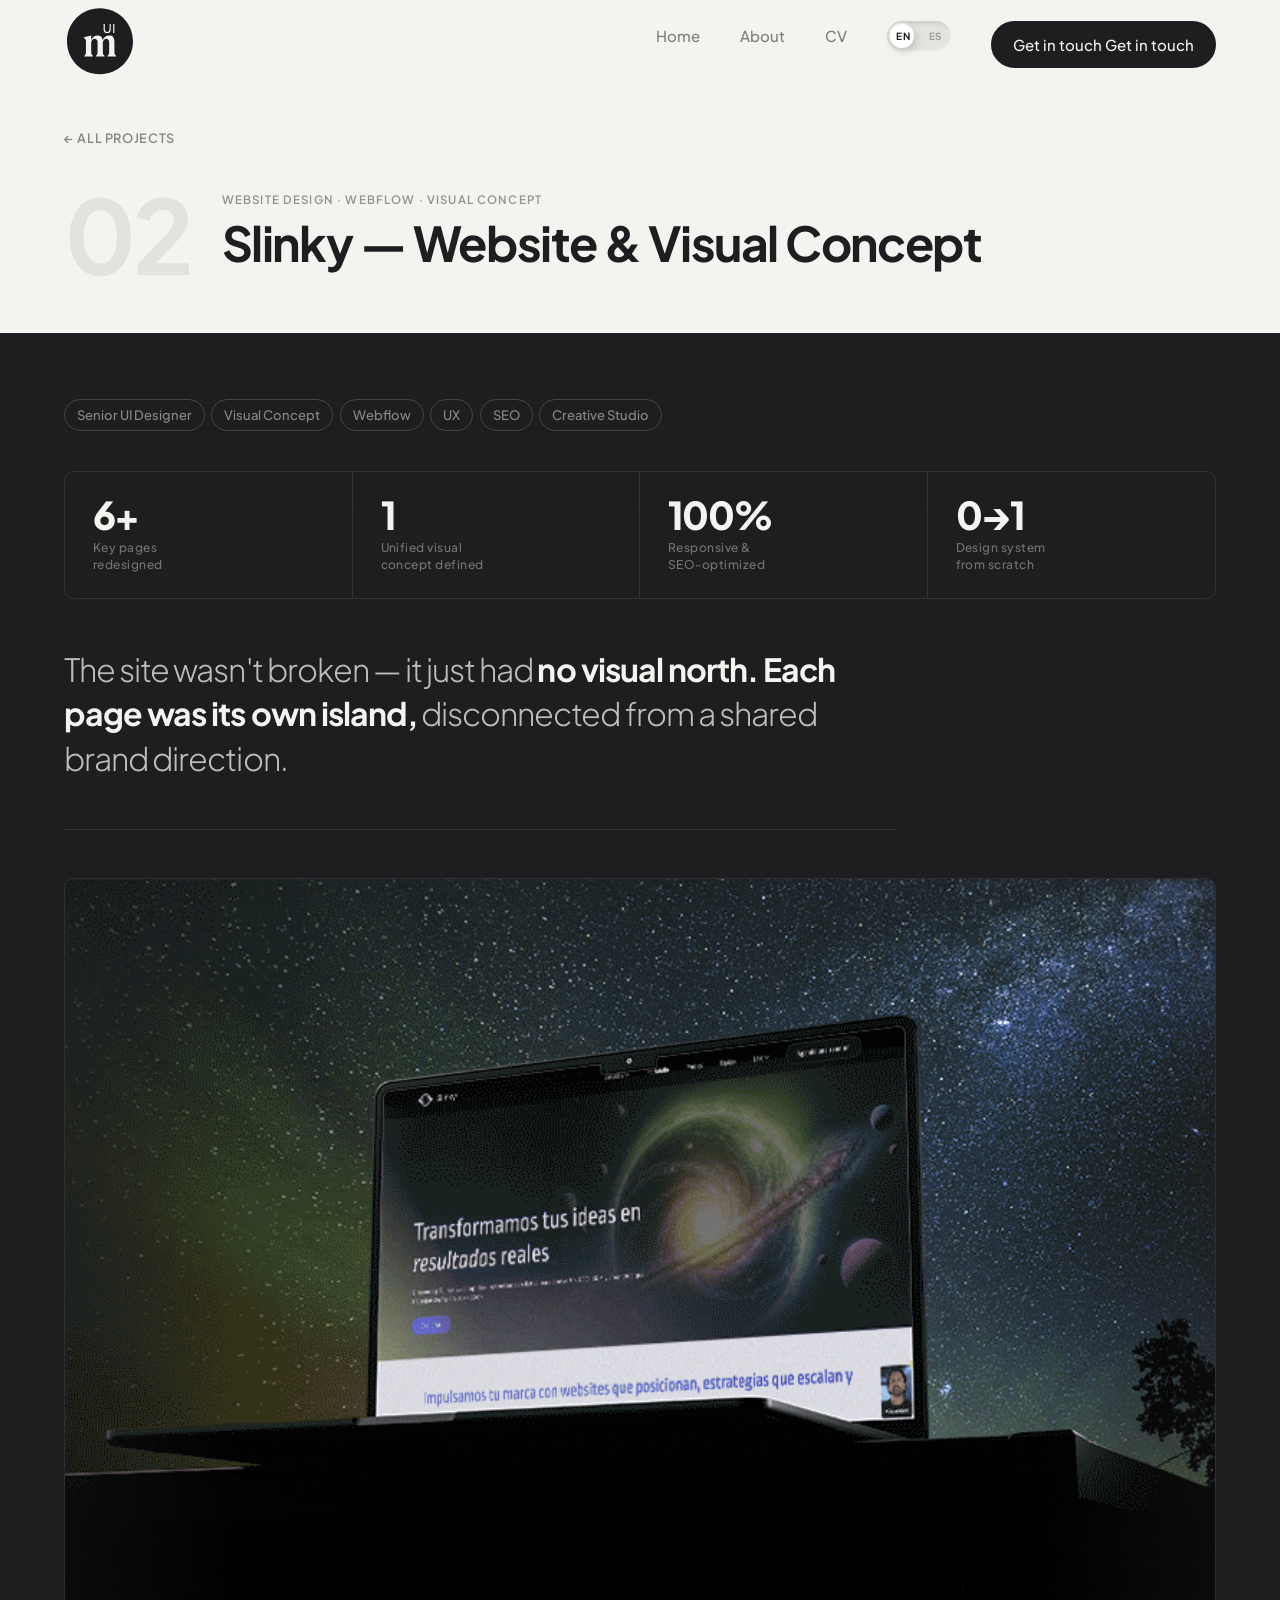
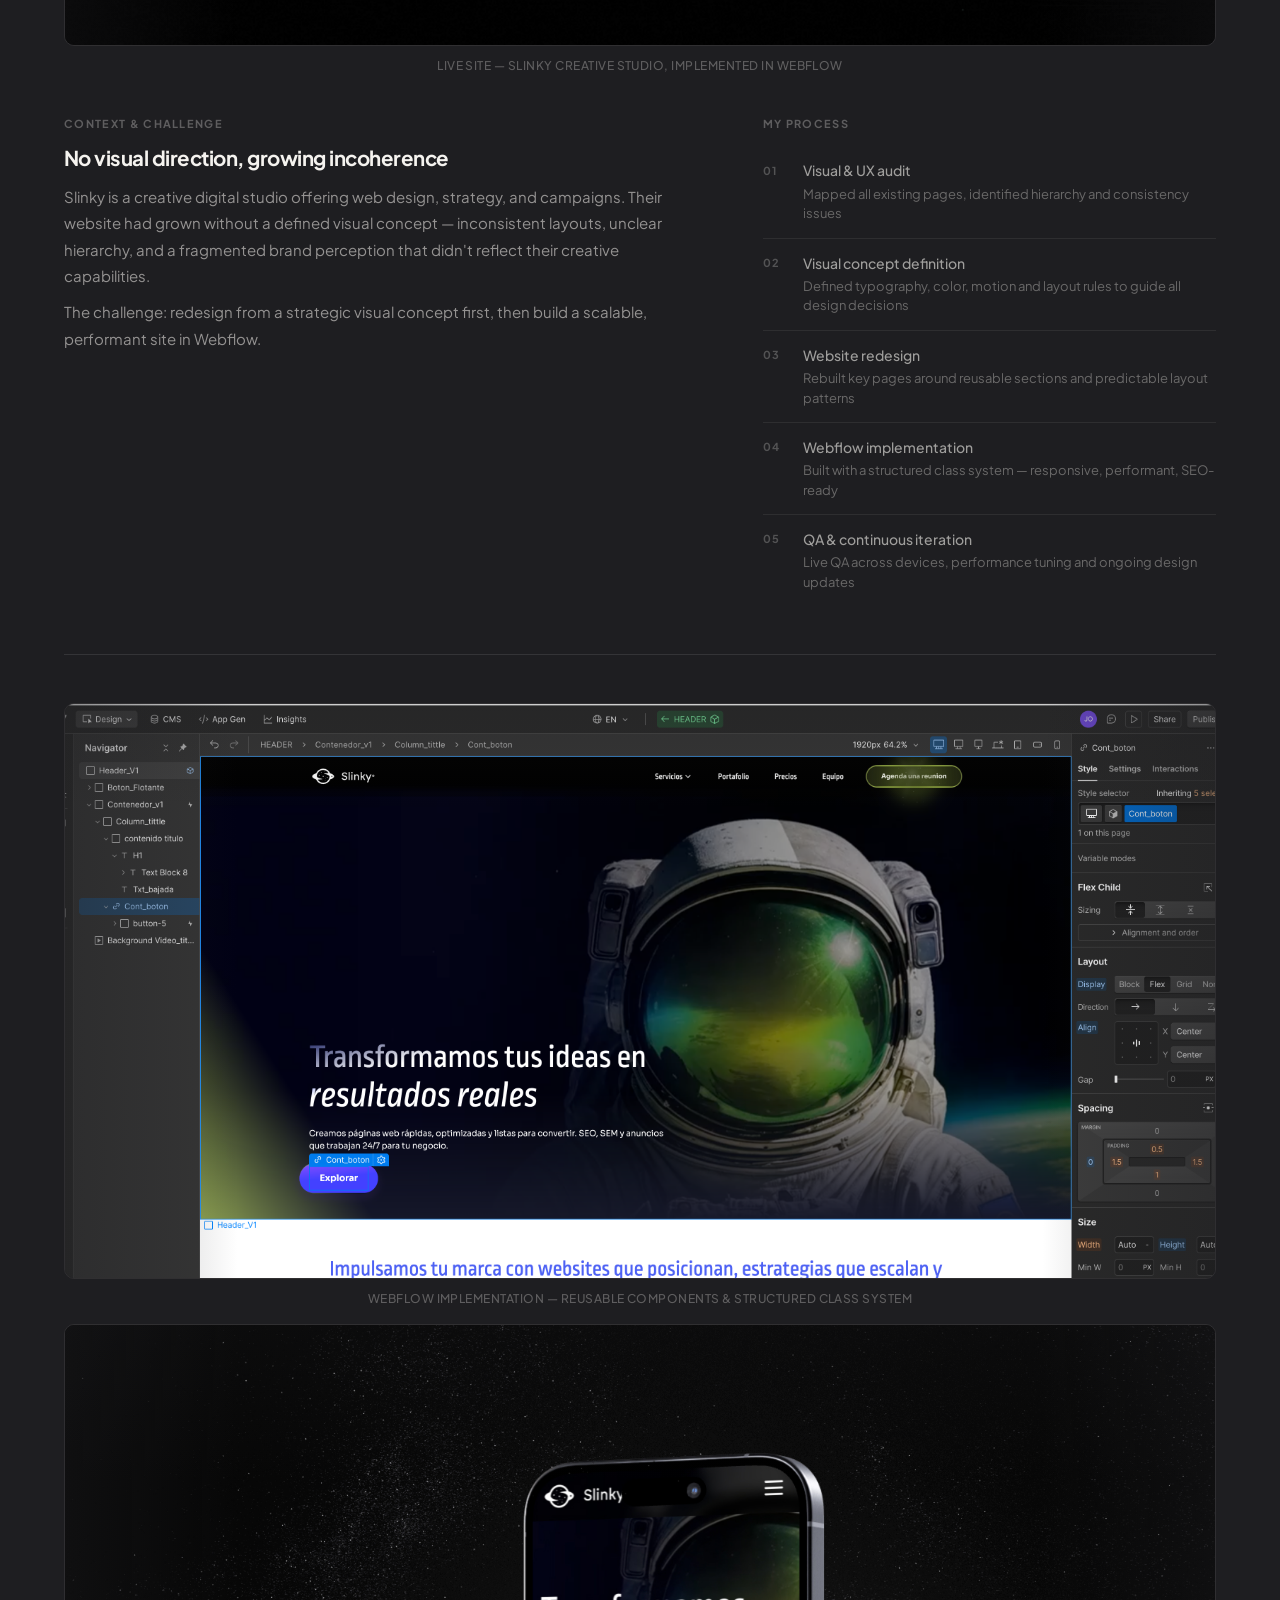
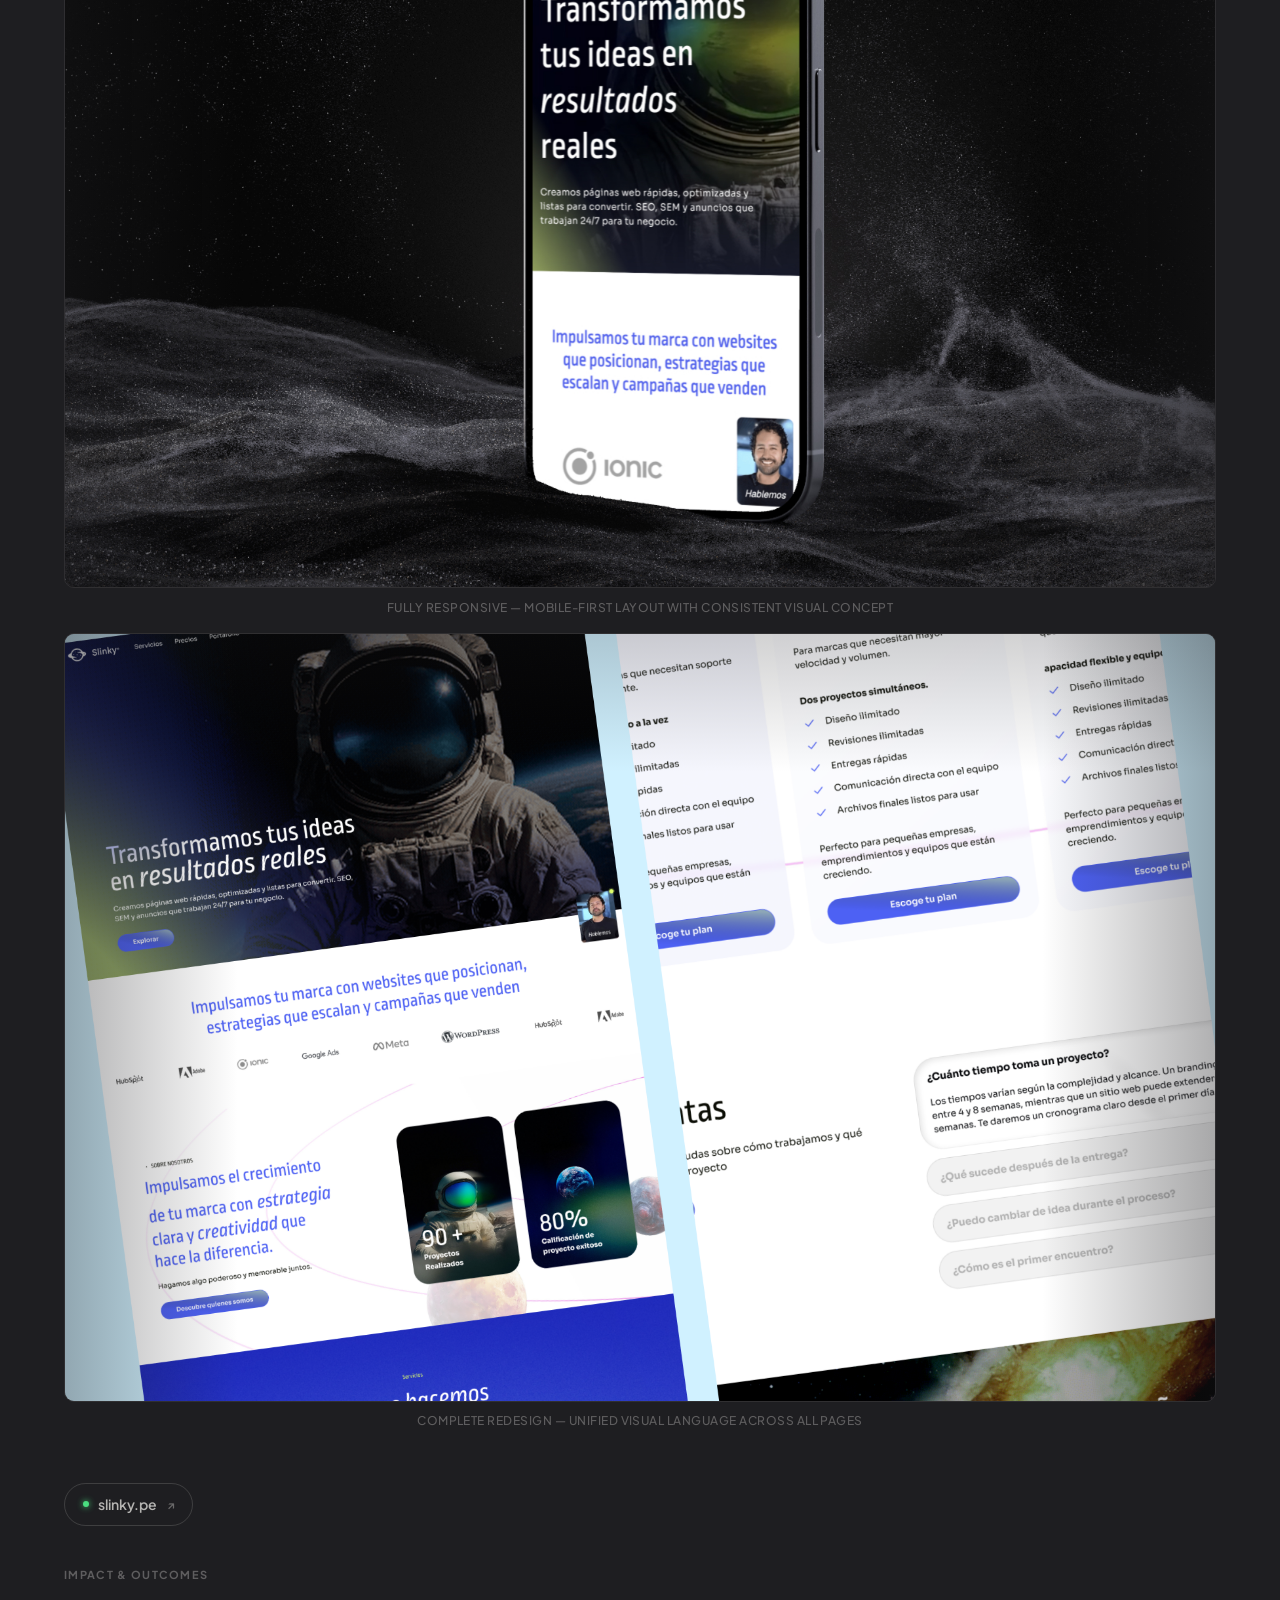
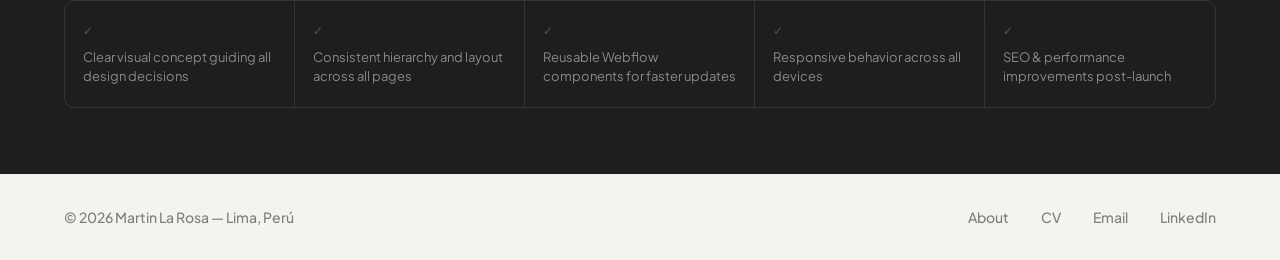
<file: project-02.html>
<!DOCTYPE html>
<html lang="en">
<head>
  <meta charset="UTF-8" />
  <meta name="viewport" content="width=device-width, initial-scale=1.0" />
  <title>Slinky — Website & Visual Concept · Martin La Rosa</title>
  <link rel="preconnect" href="https://fonts.googleapis.com" />
  <link rel="preconnect" href="https://fonts.gstatic.com" crossorigin />
  <link href="https://fonts.googleapis.com/css2?family=Plus+Jakarta+Sans:ital,wght@0,300;0,400;0,500;0,600;0,700;1,300;1,400&display=swap" rel="stylesheet" />
  <style>
    *, *::before, *::after { box-sizing: border-box; margin: 0; padding: 0; }
    html { scroll-behavior: smooth; }
    :root { --cream:#f5f3ef; --cream-dark:#e4e1da; --ink:#1e1e21; --ink-muted:rgba(30,30,33,0.55); --white:#fff; --line:2px solid #1e1e21; --font:'Plus Jakarta Sans', sans-serif; --max:80.625rem; --pad:4rem; --nav-h:90px; }
    body { font-family: var(--font); font-size: 1.125rem; font-weight: 500; line-height: 1.6; color: var(--ink); background: var(--ink); -webkit-font-smoothing: antialiased; -moz-osx-font-smoothing: grayscale; }
    a { color: inherit; text-decoration: none; }
    img { display: block; width: 100%; }
    .nav { position: fixed; top: 0; left: 0; right: 0; height: var(--nav-h); background: transparent; border-bottom: 1px solid transparent; z-index: 200; padding: 0 var(--pad); display: flex; align-items: center; transition: background 0.4s ease, border-color 0.4s ease; }
    .nav.nav-scrolled { background: rgba(245,243,239,0.9); backdrop-filter: blur(12px); -webkit-backdrop-filter: blur(12px); border-bottom: 1px solid transparent; }
    .nav-inner { width: 100%; max-width: var(--max); margin: 0 auto; display: flex; align-items: center; justify-content: space-between; }
    .nav-logo { font-size: 1rem; font-weight: 600; letter-spacing: -0.02em; color: var(--ink); }
    .nav-links { display: flex; gap: 2.5rem; list-style: none; }
    .nav-links a { font-size: 0.9375rem; font-weight: 500; color: var(--ink-muted); transition: color 0.15s; }
    .nav-links a:hover { color: var(--ink); }
    .nav-cta { display: inline-flex; align-items: center; padding: 0.6rem 1.25rem; border: var(--line); border-radius: 100px; font-size: 0.875rem; font-weight: 600; background: var(--ink); color: var(--cream) !important; overflow: hidden; position: relative; isolation: isolate; transition: color 0.45s cubic-bezier(0.19,1,0.22,1); }
    .nav-cta::before { content: ''; position: absolute; left: var(--mx,50%); top: var(--my,50%); width: 260px; height: 260px; background: var(--cream); border-radius: 50%; transform: translate(-50%,-50%) scale(0); transition: transform 0.6s cubic-bezier(0.19,1,0.22,1); z-index: 0; }
    .nav-cta:hover::before { transform: translate(-50%,-50%) scale(1); }
    .nav-cta:hover { color: var(--ink) !important; }
    .main { background: var(--cream); }
    .lang-sw { position: relative; width: 64px; height: 30px; border-radius: 100px; border: none; cursor: pointer; flex-shrink: 0; padding: 0 9px; display: flex; align-items: center; justify-content: space-between; background: rgba(30,30,33,0.07); box-shadow: inset 2px 2px 5px rgba(0,0,0,0.13), inset -1px -1px 3px rgba(255,255,255,0.55); transition: box-shadow 0.2s; }
    .lang-sw-knob { position: absolute; top: 3px; left: 3px; width: 24px; height: 24px; border-radius: 50%; background: #fff; box-shadow: 2px 3px 8px rgba(0,0,0,0.18), -1px -1px 3px rgba(255,255,255,0.9); transition: transform 0.38s cubic-bezier(0.34,1.4,0.64,1); pointer-events: none; }
    html[lang="es"] .lang-sw-knob { transform: translateX(34px); }
    .lang-sw-label { font-family: var(--font); font-size: 0.62rem; font-weight: 700; letter-spacing: 0.07em; color: rgba(30,30,33,0.35); z-index: 1; user-select: none; transition: color 0.2s; }
    html[lang="en"] .lang-sw [data-lang="en"], html[lang="es"] .lang-sw [data-lang="es"] { color: var(--ink); }
    footer { background: var(--cream); border-top: var(--line); padding: 2rem var(--pad); }
    .foot-inner { max-width: var(--max); margin: 0 auto; display: flex; align-items: center; justify-content: space-between; flex-wrap: wrap; gap: 1rem; }
    .foot-copy { font-size: 0.875rem; font-weight: 500; color: var(--ink-muted); }
    .foot-links { display: flex; gap: 2rem; }
    .foot-links a { font-size: 0.875rem; font-weight: 500; color: var(--ink-muted); transition: color 0.15s; }
    .foot-links a:hover { color: var(--ink); }
    .proj-back-wrap { max-width: var(--max); margin: 0 auto; padding: calc(var(--nav-h) + 2rem) var(--pad) 0; }
    .proj-back { display: inline-flex; align-items: center; gap: 0.5rem; font-size: 0.8rem; font-weight: 600; letter-spacing: 0.05em; text-transform: uppercase; color: var(--ink); text-decoration: none; opacity: 0.5; transition: opacity 0.2s; }
    .proj-back:hover { opacity: 1; }
    .proj-page-hd { max-width: var(--max); margin: 0 auto; padding: 2rem var(--pad) 3rem; border-bottom: var(--line); }
    .proj-page-hd-inner { display: flex; align-items: flex-start; gap: 2rem; }
    .proj-page-num { font-size: clamp(4rem,8vw,7rem); font-weight: 700; letter-spacing: -0.04em; line-height: 1; color: rgba(30,30,33,0.08); flex-shrink: 0; }
    .proj-page-meta { padding-top: 0.5rem; }
    .proj-page-cat { font-size: 0.72rem; font-weight: 600; letter-spacing: 0.1em; text-transform: uppercase; opacity: 0.45; display: block; margin-bottom: 0.5rem; }
    .proj-page-title { font-size: clamp(1.8rem,4vw,3rem); font-weight: 700; letter-spacing: -0.03em; line-height: 1.1; }
    .cs-page-body { max-width: var(--max); margin: 0 auto; padding: 4rem var(--pad); background: var(--ink); color: var(--cream); }
    .cs-tags { display: flex; flex-wrap: wrap; gap: 0.4rem; margin-bottom: 2.5rem; }
    .cs-tag { padding: 0.28rem 0.75rem; border: 1.5px solid rgba(245,243,239,0.18); border-radius: 100px; font-size: 0.8125rem; font-weight: 500; color: rgba(245,243,239,0.5); }
    .cs-metrics { display: grid; grid-template-columns: repeat(4,1fr); border: 1px solid rgba(245,243,239,0.1); border-radius: 10px; overflow: hidden; margin-bottom: 3rem; }
    .cs-metric { padding: 1.5rem 1.75rem; border-right: 1px solid rgba(245,243,239,0.1); }
    .cs-metric:last-child { border-right: none; }
    .cs-metric-n { font-size: clamp(1.75rem,3vw,2.5rem); font-weight: 800; letter-spacing: -0.04em; color: var(--cream); line-height: 1; margin-bottom: 0.35rem; }
    .cs-metric-l { font-size: 0.75rem; font-weight: 500; color: rgba(245,243,239,0.4); letter-spacing: 0.04em; line-height: 1.4; }
    .cs-statement { font-size: clamp(1.25rem,2.5vw,2rem); font-weight: 300; letter-spacing: -0.03em; line-height: 1.4; color: rgba(245,243,239,0.75); max-width: 52rem; margin-bottom: 3rem; padding-bottom: 3rem; border-bottom: 1px solid rgba(245,243,239,0.1); }
    .cs-statement strong { font-weight: 700; color: var(--cream); }
    .cs-grid { display: grid; grid-template-columns: 1.4fr 1fr; gap: 4rem; padding-bottom: 3rem; border-bottom: 1px solid rgba(245,243,239,0.1); margin-bottom: 3rem; }
    .cs-label { font-size: 0.6875rem; font-weight: 700; letter-spacing: 0.12em; text-transform: uppercase; color: rgba(245,243,239,0.3); margin-bottom: 0.875rem; display: block; }
    .cs-h { font-size: clamp(1rem,1.6vw,1.35rem); font-weight: 700; letter-spacing: -0.025em; color: var(--cream); margin-bottom: 0.75rem; line-height: 1.25; }
    .cs-p { font-size: 0.9375rem; font-weight: 400; line-height: 1.75; color: rgba(245,243,239,0.55); }
    .cs-p + .cs-p { margin-top: 0.65rem; }
    .cs-steps { display: flex; flex-direction: column; gap: 0; margin-top: 0.5rem; }
    .cs-step { display: flex; gap: 1rem; align-items: flex-start; padding: 0.875rem 0; border-bottom: 1px solid rgba(245,243,239,0.07); }
    .cs-step:last-child { border-bottom: none; }
    .cs-step-n { font-size: 0.6875rem; font-weight: 700; color: rgba(245,243,239,0.25); letter-spacing: 0.08em; min-width: 1.5rem; padding-top: 0.1em; }
    .cs-step-text { font-size: 0.875rem; font-weight: 500; color: rgba(245,243,239,0.6); line-height: 1.5; }
    .cs-step-text span { display: block; font-size: 0.8125rem; font-weight: 400; color: rgba(245,243,239,0.35); margin-top: 0.2rem; }
    .cs-img-stack { display: flex; flex-direction: column; gap: 0.75rem; margin-bottom: 3rem; }
    .cs-img-full { position: relative; border-radius: 10px; overflow: hidden; border: 1px solid rgba(245,243,239,0.08); }
    .cs-img-full img { width: 100%; display: block; }
    .cs-img-full::before { content: ''; position: absolute; inset: 0; background: linear-gradient(to right,rgba(30,30,33,0.35) 0%,transparent 15%),linear-gradient(to left,rgba(30,30,33,0.35) 0%,transparent 15%),linear-gradient(to bottom,rgba(30,30,33,0.2) 0%,transparent 18%); pointer-events: none; z-index: 1; }
    .cs-img-caption { font-size: 0.75rem; font-weight: 500; color: rgba(245,243,239,0.3); text-align: center; margin-top: 0.6rem; margin-bottom: 0.25rem; letter-spacing: 0.04em; text-transform: uppercase; }
    .cs-img-stack > div { display: flex; flex-direction: column; }
    .cs-outcomes { display: grid; grid-template-columns: repeat(5,1fr); gap: 0; border: 1px solid rgba(245,243,239,0.1); border-radius: 10px; overflow: hidden; margin-top: 1rem; }
    .cs-outcome { padding: 1.25rem 1.1rem; border-right: 1px solid rgba(245,243,239,0.1); position: relative; }
    .cs-outcome:last-child { border-right: none; }
    .cs-outcome::before { content: '✓'; display: block; font-size: 0.75rem; color: rgba(245,243,239,0.25); margin-bottom: 0.5rem; }
    .cs-outcome-text { font-size: 0.8125rem; font-weight: 400; color: rgba(245,243,239,0.5); line-height: 1.5; }
    .cs-live-link { display: inline-flex; align-items: center; gap: 0.6rem; padding: 0.6rem 1.1rem; border: 1.5px solid rgba(245,243,239,0.15); border-radius: 100px; font-size: 0.875rem; font-weight: 600; color: rgba(245,243,239,0.7); text-decoration: none; margin-bottom: 2.5rem; transition: border-color 0.2s, color 0.2s; width: fit-content; }
    .cs-live-link:hover { border-color: rgba(245,243,239,0.45); color: var(--cream); }
    .cs-live-dot { width: 6px; height: 6px; border-radius: 50%; background: #4ade80; box-shadow: 0 0 6px #4ade80; flex-shrink: 0; }
    .cs-live-arrow { font-size: 0.75rem; opacity: 0.5; }
    @media (max-width: 900px) { :root { --pad: 2rem; } .cs-grid { grid-template-columns: 1fr; gap: 2.5rem; } .cs-metrics { grid-template-columns: repeat(2,1fr); } .cs-outcomes { grid-template-columns: 1fr 1fr; } }
    @media (max-width: 600px) { :root { --pad: 1.25rem; --nav-h: 68px; } .nav-logo svg { height: 44px; width: 44px; } .nav-links { display: none; } .cs-metrics { grid-template-columns: 1fr 1fr; } .cs-outcomes { grid-template-columns: 1fr; } }
  </style>
</head>
<body>
  <nav class="nav">
    <div class="nav-inner">
      <a href="index.html" class="nav-logo">
        <svg height="72" width="72" viewBox="0 0 96 96" fill="none" xmlns="http://www.w3.org/2000/svg" aria-label="Martin La Rosa">
          <path d="M47.68 4.24023C23.27 4.24023 4 23.6502 4 48.2402C4 72.8302 23.27 92.2402 47.68 92.2402C72.09 92.2402 92 72.8302 92 48.2402C92 23.6502 72.09 4.24023 47.68 4.24023ZM65.58 25.4602H67.18V37.3402H65.58V25.4602ZM52.83 25.4602H54.43V32.1502C54.43 34.7802 55.57 35.9702 57.58 35.9702C59.59 35.9702 60.75 34.7802 60.75 32.1502V25.4602H62.3V32.2202C62.3 35.6702 60.52 37.4802 57.56 37.4802C54.6 37.4802 52.82 35.6602 52.82 32.2202V25.4602H52.83ZM69.53 68.5102H58.01V67.5002C60.13 66.8502 60.25 64.3002 60.25 61.2702V49.7702C60.25 46.4502 58.68 44.8502 56.17 44.8502C54.1 44.8502 51.75 47.5202 51.75 49.8902V61.2802C51.75 64.5402 52.03 66.9702 54.04 67.5102V68.5202H42.52V67.5102C44.64 66.8602 44.76 64.3102 44.76 61.2802V49.7802C44.76 46.4602 43.25 44.8602 40.73 44.8602C38.66 44.8602 36.26 47.5902 36.26 49.7202V61.4002C36.26 64.6602 36.6 66.9102 38.55 67.5102V68.5202H27.09V67.5102C29.21 66.8602 29.27 64.4302 29.27 61.4002V48.4102C29.27 46.3302 28.77 45.2702 26.47 43.9602V42.9502L36.25 40.5802V46.6902C37.76 43.2502 41.17 40.5802 44.69 40.5802C48.6 40.5802 51.01 42.4802 51.68 46.8702C52.85 43.2502 56.66 40.5802 60.18 40.5802C64.54 40.5802 67.22 42.4202 67.22 49.5902V61.2702C67.22 64.5302 67.5 66.9602 69.51 67.5002V68.5102H69.53Z" fill="currentColor"/>
        </svg>
      </a>
      <ul class="nav-links">
        <li><a href="index.html" data-t="nav.home">Home</a></li>
        <li><a href="about.html" data-t="nav.about">About</a></li>
        <li><a href="cv.html" data-t="nav.cv">CV</a></li>
        <li>
          <button class="lang-sw" id="langSw" aria-label="Switch language">
            <span class="lang-sw-label" data-lang="en">EN</span>
            <span class="lang-sw-knob"></span>
            <span class="lang-sw-label" data-lang="es">ES</span>
          </button>
        </li>
        <li><a href="https://wa.link/5fqk9j" target="_blank" rel="noopener" class="nav-cta">
          <span class="btn-split" data-t-split="nav.cta">
            <span class="bs-top">Get in touch</span>
            <span class="bs-bot">Get in touch</span>
          </span>
        </a></li>
      </ul>
    </div>
  </nav>

  <div class="main">
    <div class="proj-back-wrap">
      <a href="index.html#recent-projects" class="proj-back">← All Projects</a>
    </div>
    <div class="proj-page-hd">
      <div class="proj-page-hd-inner">
        <span class="proj-page-num">02</span>
        <div class="proj-page-meta">
          <span class="proj-page-cat">Website Design · Webflow · Visual Concept</span>
          <h1 class="proj-page-title">Slinky — Website & Visual Concept</h1>
        </div>
      </div>
    </div>

    <div class="cs-page-body">
      <div class="cs-tags">
        <span class="cs-tag" data-t="cs01.tag1">Senior UI Designer</span>
        <span class="cs-tag" data-t="cs02.tag2">Visual Concept</span>
        <span class="cs-tag">Webflow</span>
        <span class="cs-tag">UX</span>
        <span class="cs-tag">SEO</span>
        <span class="cs-tag" data-t="cs02.tag3">Creative Studio</span>
      </div>
      <div class="cs-metrics">
        <div class="cs-metric">
          <div class="cs-metric-n">6+</div>
          <div class="cs-metric-l" data-t-html="cs02.m1l">Key pages<br>redesigned</div>
        </div>
        <div class="cs-metric">
          <div class="cs-metric-n">1</div>
          <div class="cs-metric-l" data-t-html="cs02.m2l">Unified visual<br>concept defined</div>
        </div>
        <div class="cs-metric">
          <div class="cs-metric-n">100%</div>
          <div class="cs-metric-l" data-t-html="cs02.m3l">Responsive &<br>SEO-optimized</div>
        </div>
        <div class="cs-metric">
          <div class="cs-metric-n">0→1</div>
          <div class="cs-metric-l" data-t-html="cs02.m4l">Design system<br>from scratch</div>
        </div>
      </div>
      <p class="cs-statement" data-t-html="cs02.stmt">The site wasn't broken — it just had <strong>no visual north. Each page was its own island,</strong> disconnected from a shared brand direction.</p>
      <div class="cs-img-full" style="margin-bottom:0.5rem;">
        <img src="img/porta_slinky.gif" alt="Slinky" />
      </div>
      <p class="cs-img-caption" style="margin-bottom:2.5rem;" data-t="cs02.cap1">Live site — Slinky creative studio, implemented in Webflow</p>
      <div class="cs-grid">
        <div>
          <span class="cs-label" data-t="cs.ctx-challenge">Context & Challenge</span>
          <h4 class="cs-h" data-t="cs02.ctx.h">No visual direction, growing incoherence</h4>
          <p class="cs-p" data-t="cs02.ctx.p1">Slinky is a creative digital studio offering web design, strategy, and campaigns. Their website had grown without a defined visual concept — inconsistent layouts, unclear hierarchy, and a fragmented brand perception that didn't reflect their creative capabilities.</p>
          <p class="cs-p" data-t="cs02.ctx.p2">The challenge: redesign from a strategic visual concept first, then build a scalable, performant site in Webflow.</p>
        </div>
        <div>
          <span class="cs-label" data-t="cs.my-process">My Process</span>
          <div class="cs-steps">
            <div class="cs-step"><span class="cs-step-n">01</span>
              <div class="cs-step-text" data-t-html="cs02.s1">Visual & UX audit<span>Mapped all existing pages, identified hierarchy and consistency issues</span></div>
            </div>
            <div class="cs-step"><span class="cs-step-n">02</span>
              <div class="cs-step-text" data-t-html="cs02.s2">Visual concept definition<span>Defined typography, color, motion and layout rules to guide all design decisions</span></div>
            </div>
            <div class="cs-step"><span class="cs-step-n">03</span>
              <div class="cs-step-text" data-t-html="cs02.s3">Website redesign<span>Rebuilt key pages around reusable sections and predictable layout patterns</span></div>
            </div>
            <div class="cs-step"><span class="cs-step-n">04</span>
              <div class="cs-step-text" data-t-html="cs02.s4">Webflow implementation<span>Built with a structured class system — responsive, performant, SEO-ready</span></div>
            </div>
            <div class="cs-step"><span class="cs-step-n">05</span>
              <div class="cs-step-text" data-t-html="cs02.s5">QA & continuous iteration<span>Live QA across devices, performance tuning and ongoing design updates</span></div>
            </div>
          </div>
        </div>
      </div>
      <div class="cs-img-stack">
        <div><div class="cs-img-full"><img src="img/slynkiwf.png" alt="Slinky WF" /></div>
          <p class="cs-img-caption" data-t="cs02.cap2">Webflow implementation — reusable components & structured class system</p>
        </div>
        <div><div class="cs-img-full"><img src="img/img_slinky_img_7.jpg" alt="Slinky mobile" /></div>
          <p class="cs-img-caption" data-t="cs02.cap3">Fully responsive — mobile-first layout with consistent visual concept</p>
        </div>
        <div><div class="cs-img-full"><img src="img/img_slinky_2.png" alt="Slinky full" /></div>
          <p class="cs-img-caption" data-t="cs02.cap4">Complete redesign — unified visual language across all pages</p>
        </div>
      </div>
      <a href="https://www.slinky.pe" target="_blank" rel="noopener" class="cs-live-link">
        <span class="cs-live-dot"></span>slinky.pe<span class="cs-live-arrow">↗</span>
      </a>
      <span class="cs-label" data-t="cs.impact">Impact & Outcomes</span>
      <div class="cs-outcomes">
        <div class="cs-outcome"><p class="cs-outcome-text" data-t="cs02.o1">Clear visual concept guiding all design decisions</p></div>
        <div class="cs-outcome"><p class="cs-outcome-text" data-t="cs02.o2">Consistent hierarchy and layout across all pages</p></div>
        <div class="cs-outcome"><p class="cs-outcome-text" data-t="cs02.o3">Reusable Webflow components for faster updates</p></div>
        <div class="cs-outcome"><p class="cs-outcome-text" data-t="cs02.o4">Responsive behavior across all devices</p></div>
        <div class="cs-outcome"><p class="cs-outcome-text" data-t="cs02.o5">SEO & performance improvements post-launch</p></div>
      </div>
    </div>
  </div>

  <footer>
    <div class="foot-inner">
      <span class="foot-copy">© 2026 Martin La Rosa — Lima, Perú</span>
      <div class="foot-links">
        <a href="about.html">About</a>
        <a href="cv.html">CV</a>
        <a href="mailto:martinmind.dg@gmail.com">Email</a>
        <a href="https://linkedin.com/in/martinlarosa" target="_blank">LinkedIn</a>
      </div>
    </div>
  </footer>

<script>
  (function() { const nav = document.querySelector('.nav'); if (!nav) return; function updateNav() { nav.classList.toggle('nav-scrolled', window.scrollY > 30); } updateNav(); window.addEventListener('scroll', updateNav, { passive: true }); })();
  const T = {
    en: {
      'nav.home':'Home','nav.about':'About','nav.cv':'CV','nav.cta':'Get in touch',
      'cs.ctx-challenge':'Context & Challenge','cs.my-process':'My Process','cs.impact':'Impact & Outcomes',
      'cs01.tag1':'Senior UI Designer',
      'cs02.tag2':'Visual Concept','cs02.tag3':'Creative Studio',
      'cs02.m1l':'Key pages<br>redesigned','cs02.m2l':'Unified visual<br>concept defined','cs02.m3l':'Responsive &<br>SEO-optimized','cs02.m4l':'Design system<br>from scratch',
      'cs02.stmt':'The site wasn\'t broken — it just had <strong>no visual north. Each page was its own island,</strong> disconnected from a shared brand direction.',
      'cs02.cap1':'Live site — Slinky creative studio, implemented in Webflow',
      'cs02.ctx.h':'No visual direction, growing incoherence',
      'cs02.ctx.p1':'Slinky is a creative digital studio offering web design, strategy, and campaigns. Their website had grown without a defined visual concept — inconsistent layouts, unclear hierarchy, and a fragmented brand perception that didn\'t reflect their creative capabilities.',
      'cs02.ctx.p2':'The challenge: redesign from a strategic visual concept first, then build a scalable, performant site in Webflow.',
      'cs02.s1':'Visual & UX audit<span>Mapped all existing pages, identified hierarchy and consistency issues</span>',
      'cs02.s2':'Visual concept definition<span>Defined typography, color, motion and layout rules to guide all design decisions</span>',
      'cs02.s3':'Website redesign<span>Rebuilt key pages around reusable sections and predictable layout patterns</span>',
      'cs02.s4':'Webflow implementation<span>Built with a structured class system — responsive, performant, SEO-ready</span>',
      'cs02.s5':'QA & continuous iteration<span>Live QA across devices, performance tuning and ongoing design updates</span>',
      'cs02.cap2':'Webflow implementation — reusable components & structured class system',
      'cs02.cap3':'Fully responsive — mobile-first layout with consistent visual concept',
      'cs02.cap4':'Complete redesign — unified visual language across all pages',
      'cs02.o1':'Clear visual concept guiding all design decisions','cs02.o2':'Consistent hierarchy and layout across all pages',
      'cs02.o3':'Reusable Webflow components for faster updates','cs02.o4':'Responsive behavior across all devices','cs02.o5':'SEO & performance improvements post-launch',
    },
    es: {
      'nav.home':'Inicio','nav.about':'Sobre mí','nav.cv':'CV','nav.cta':'Contáctame',
      'cs.ctx-challenge':'Contexto & Desafío','cs.my-process':'Mi Proceso','cs.impact':'Impacto & Resultados',
      'cs01.tag1':'Senior UI Designer',
      'cs02.tag2':'Concepto Visual','cs02.tag3':'Estudio Creativo',
      'cs02.m1l':'Páginas clave<br>rediseñadas','cs02.m2l':'Concepto visual<br>unificado','cs02.m3l':'Responsive &<br>SEO-optimizado','cs02.m4l':'Sistema de diseño<br>desde cero',
      'cs02.stmt':'El sitio no estaba roto — simplemente <strong>no tenía norte visual. Cada página era una isla,</strong> desconectada de una dirección de marca compartida.',
      'cs02.cap1':'Sitio en producción — estudio creativo Slinky, implementado en Webflow',
      'cs02.ctx.h':'Sin dirección visual, incoherencia creciente',
      'cs02.ctx.p1':'Slinky es un estudio digital creativo que ofrece diseño web, estrategia y campañas. Su sitio había crecido sin un concepto visual definido — layouts inconsistentes, jerarquía poco clara y una percepción de marca fragmentada que no reflejaba sus capacidades creativas.',
      'cs02.ctx.p2':'El desafío: rediseñar desde un concepto visual estratégico primero, luego construir un sitio escalable y performante en Webflow.',
      'cs02.s1':'Auditoría visual y UX<span>Mapeé todas las páginas existentes e identifiqué problemas de jerarquía y consistencia</span>',
      'cs02.s2':'Definición del concepto visual<span>Definí tipografía, color, movimiento y reglas de layout para guiar todas las decisiones de diseño</span>',
      'cs02.s3':'Rediseño del sitio web<span>Reconstruí las páginas clave en torno a secciones reutilizables y patrones de layout predecibles</span>',
      'cs02.s4':'Implementación en Webflow<span>Construido con un sistema de clases estructurado — responsive, performante, listo para SEO</span>',
      'cs02.s5':'QA & iteración continua<span>QA en vivo en dispositivos, optimización de rendimiento y actualizaciones de diseño continuas</span>',
      'cs02.cap2':'Implementación en Webflow — componentes reutilizables y sistema de clases estructurado',
      'cs02.cap3':'Totalmente responsive — layout mobile-first con concepto visual consistente',
      'cs02.cap4':'Rediseño completo — lenguaje visual unificado en todas las páginas',
      'cs02.o1':'Concepto visual claro que guía todas las decisiones de diseño','cs02.o2':'Jerarquía y layout consistentes en todas las páginas',
      'cs02.o3':'Componentes Webflow reutilizables para actualizaciones más rápidas','cs02.o4':'Comportamiento responsive en todos los dispositivos','cs02.o5':'Mejoras de SEO y rendimiento post-lanzamiento',
    }
  };
  function setLang(lang) {
    document.documentElement.setAttribute('lang', lang);
    document.querySelectorAll('[data-t]').forEach(el => { const v = T[lang][el.dataset.t]; if (v !== undefined) el.textContent = v; });
    document.querySelectorAll('[data-t-html]').forEach(el => { const v = T[lang][el.dataset.tHtml]; if (v !== undefined) el.innerHTML = v; });
    document.querySelectorAll('[data-t-split]').forEach(el => { const v = T[lang][el.dataset.tSplit]; if (v !== undefined) el.querySelectorAll('.bs-top,.bs-bot').forEach(s => s.textContent = v); });
    localStorage.setItem('portfolio-lang', lang);
  }
  const savedLang = localStorage.getItem('portfolio-lang') || 'en';
  document.documentElement.setAttribute('lang', savedLang);
  if (savedLang === 'es') setLang('es');
  document.getElementById('langSw').addEventListener('click', () => { const current = document.documentElement.getAttribute('lang') || 'en'; setLang(current === 'en' ? 'es' : 'en'); });
  document.querySelectorAll('.btn-primary, .nav-cta').forEach(btn => { btn.addEventListener('mousemove', e => { const r = btn.getBoundingClientRect(); btn.style.setProperty('--mx', (e.clientX - r.left) + 'px'); btn.style.setProperty('--my', (e.clientY - r.top) + 'px'); }); });
</script>
</body>
</html>
</file>
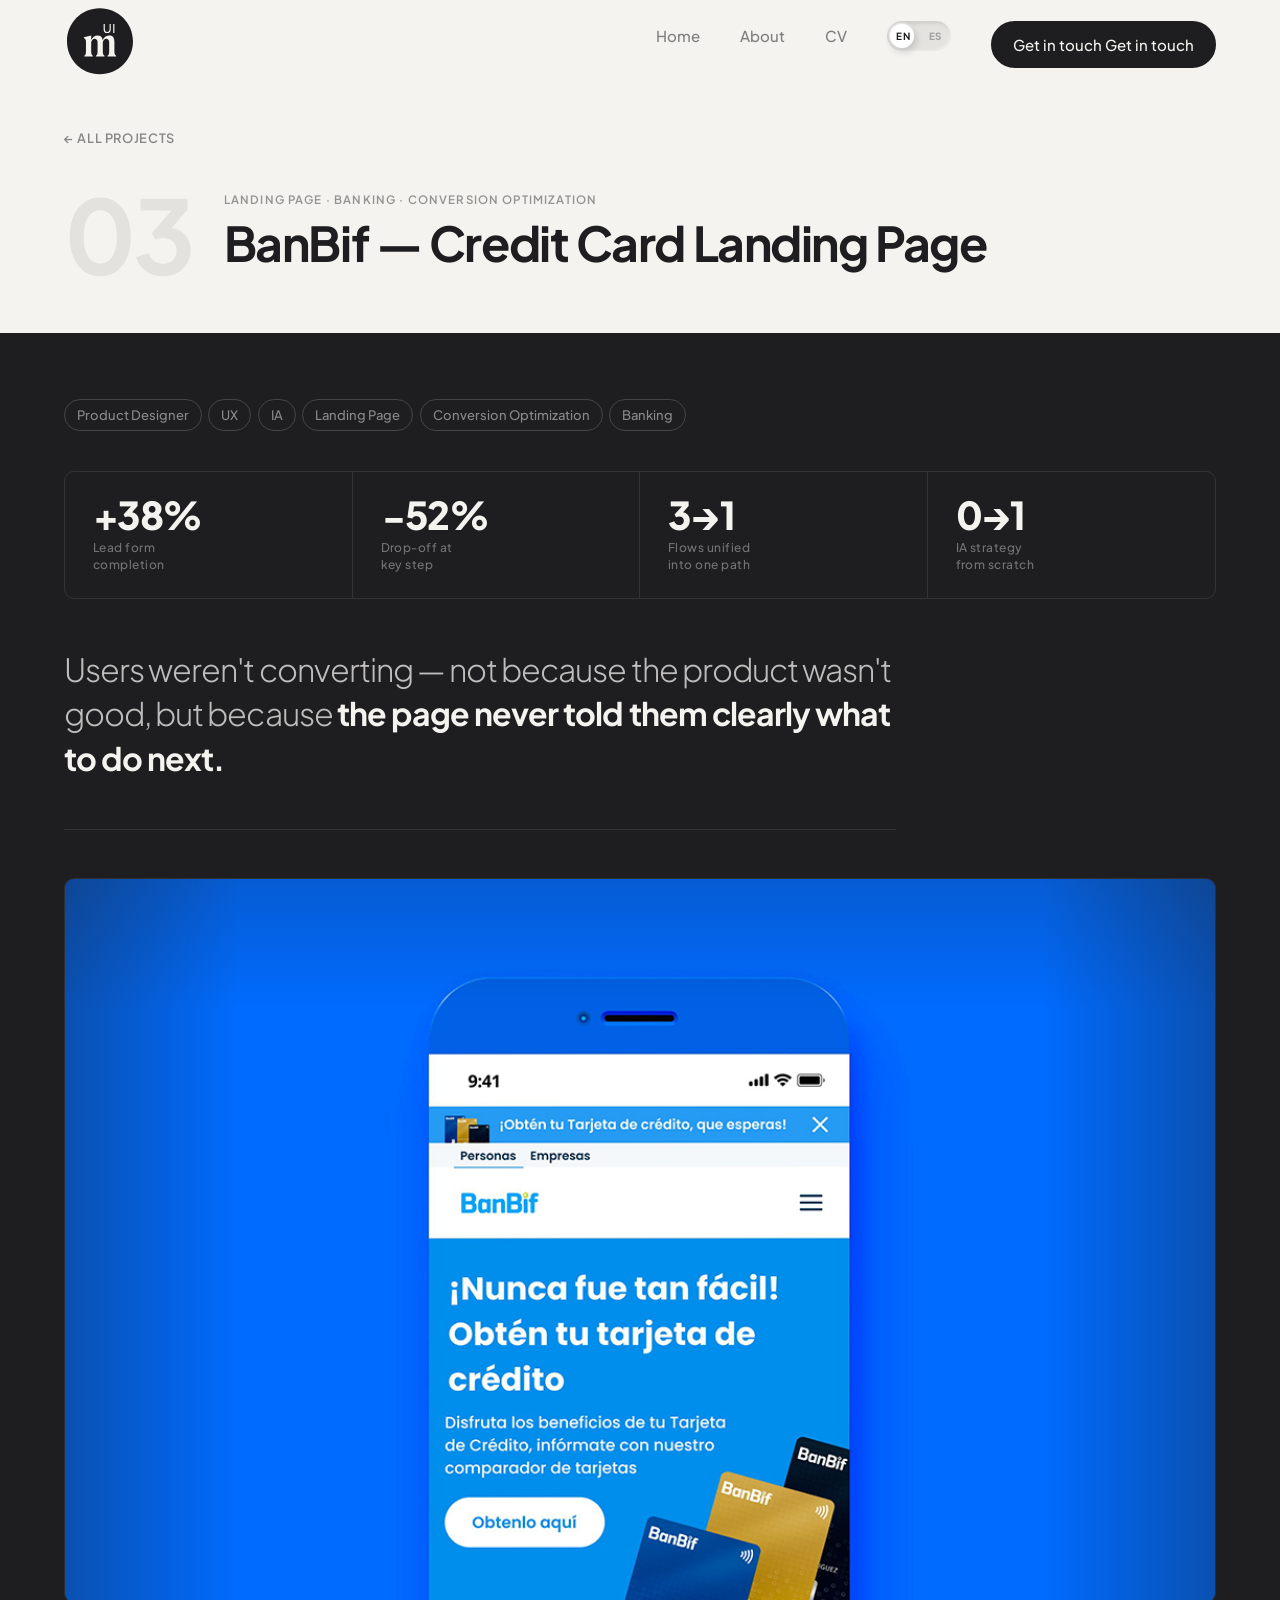
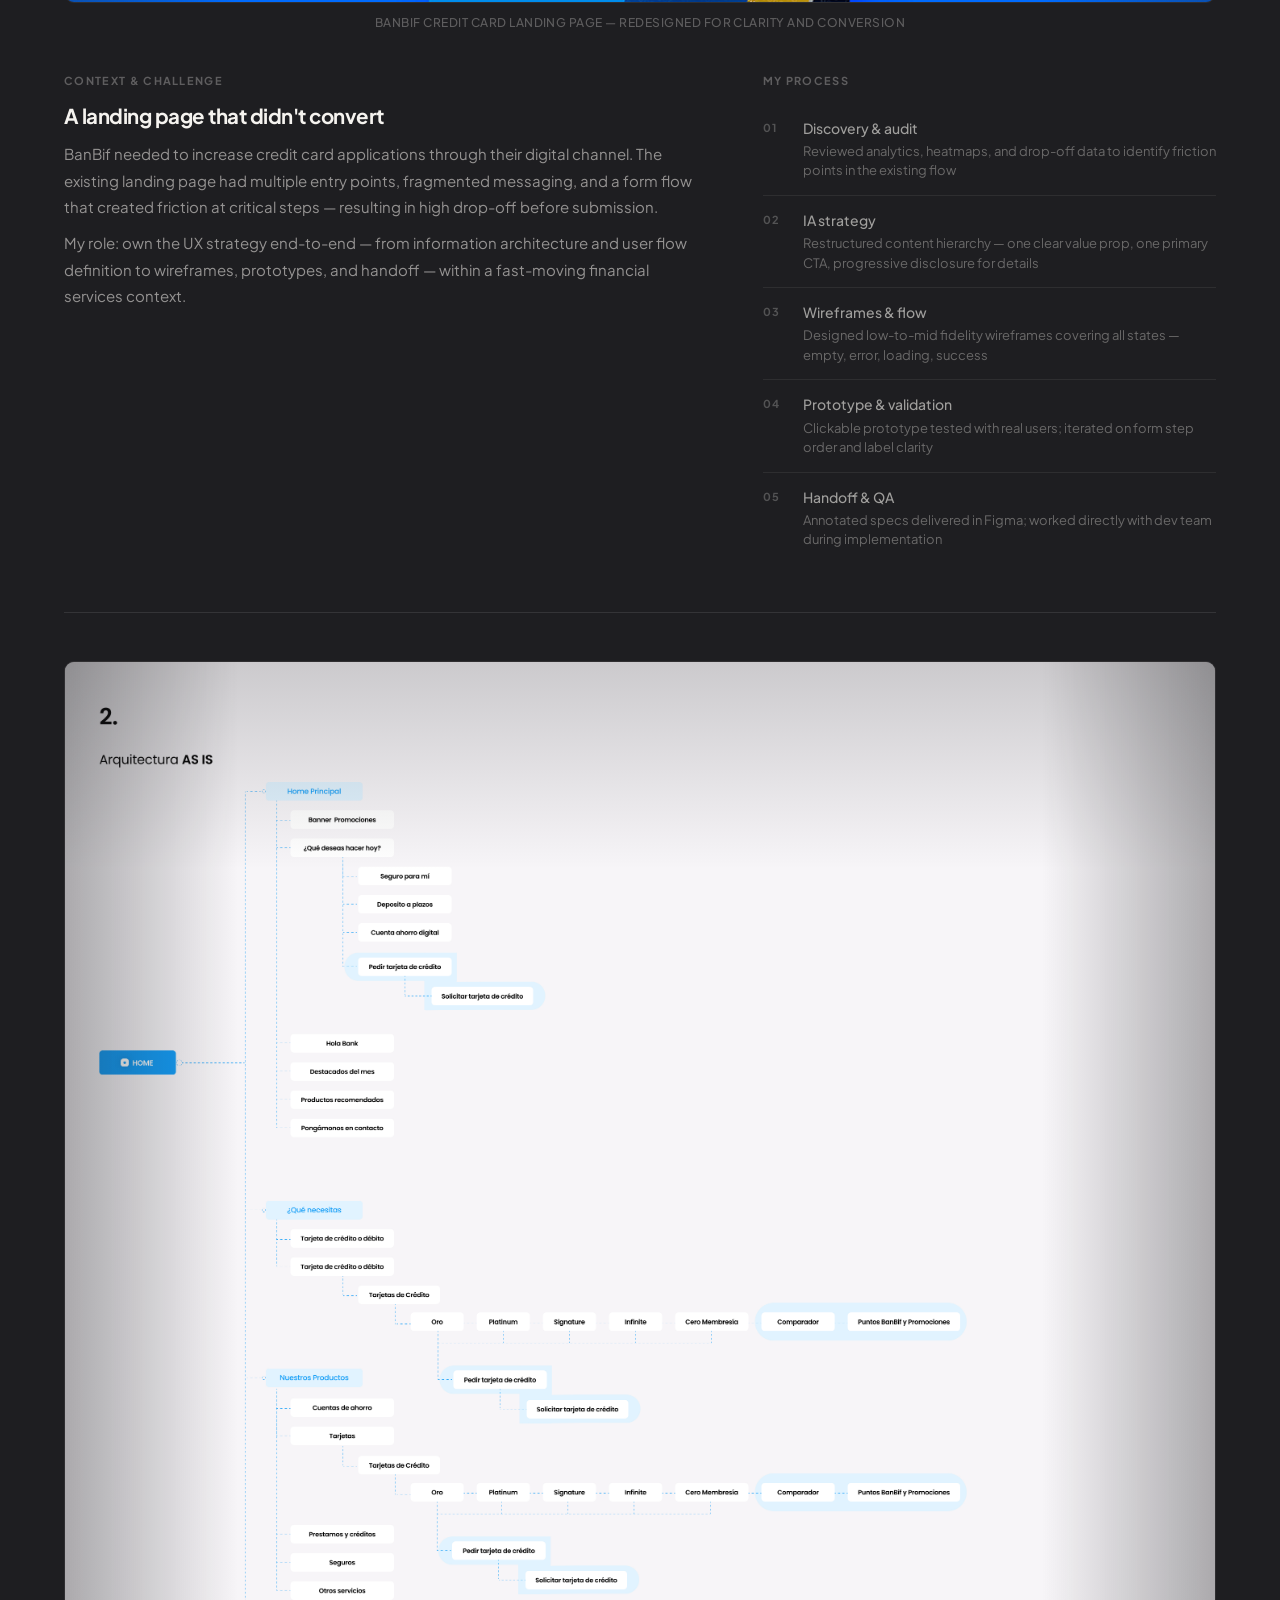
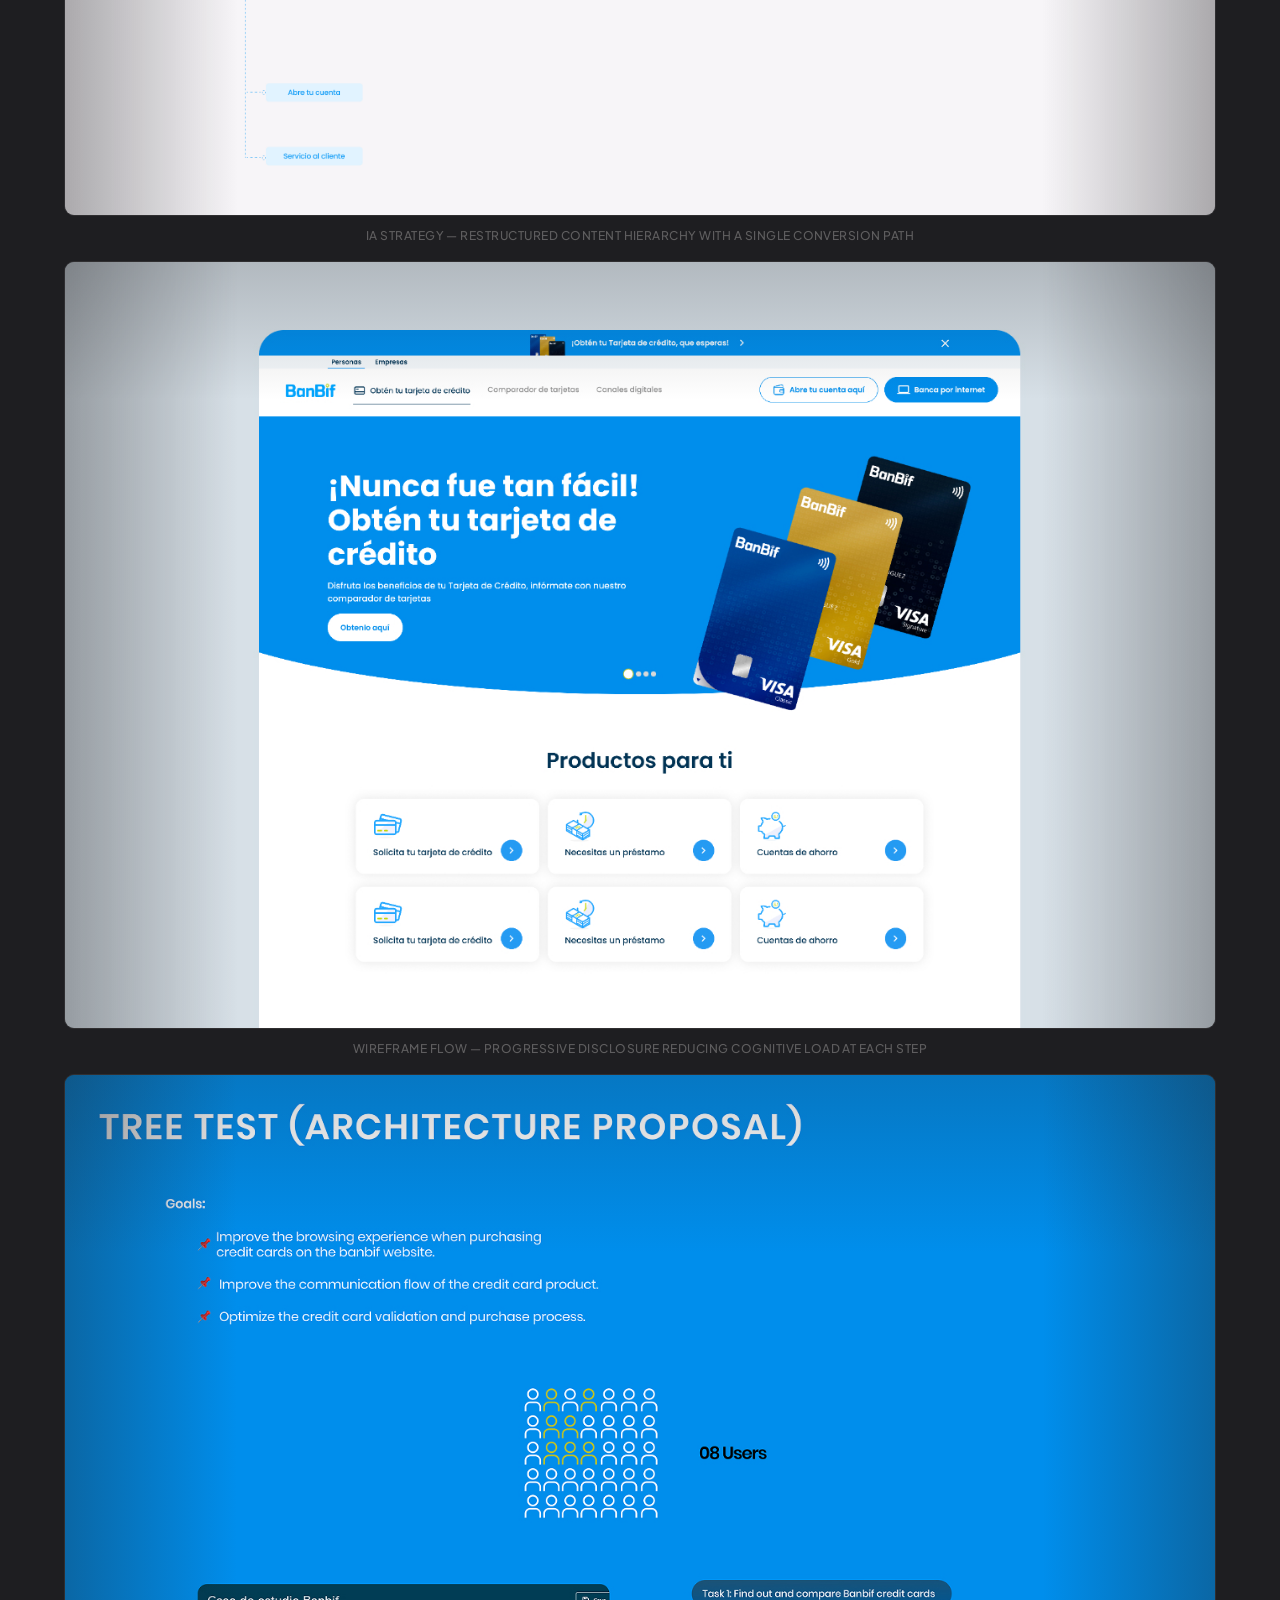
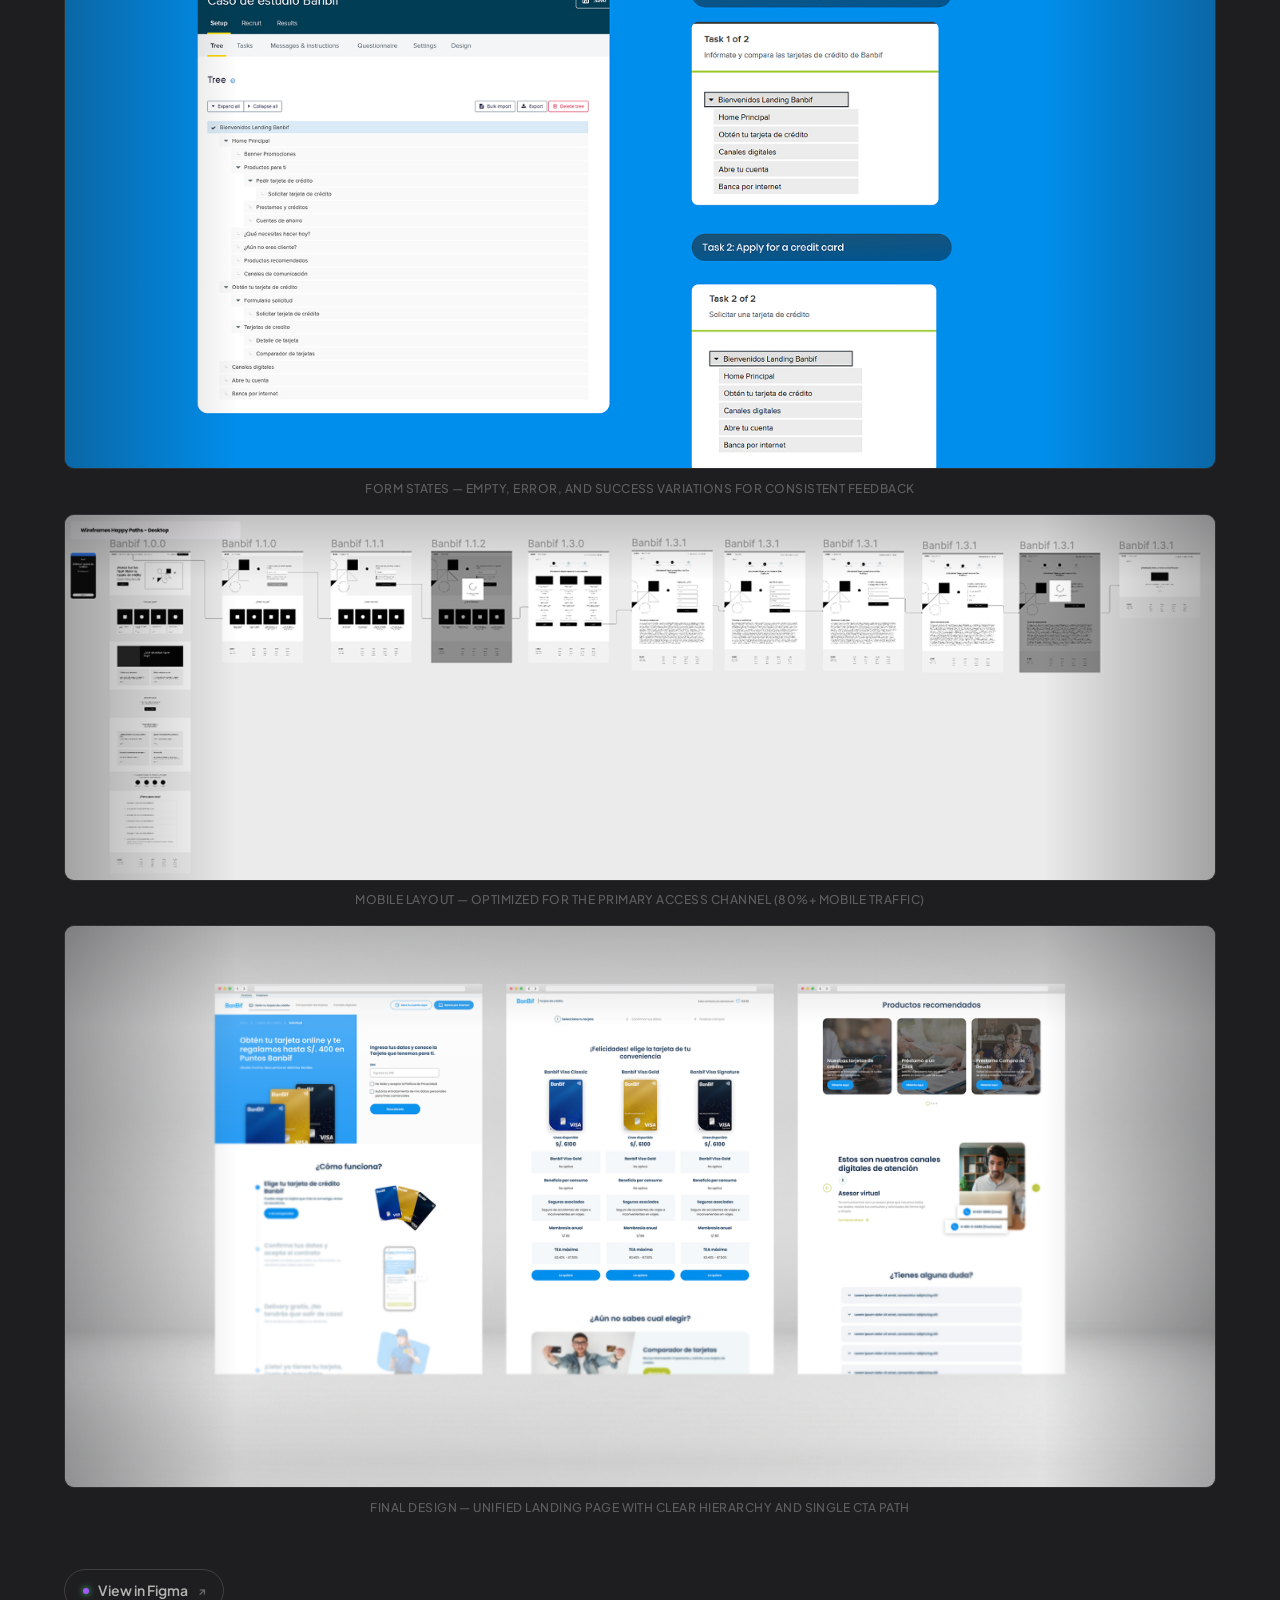
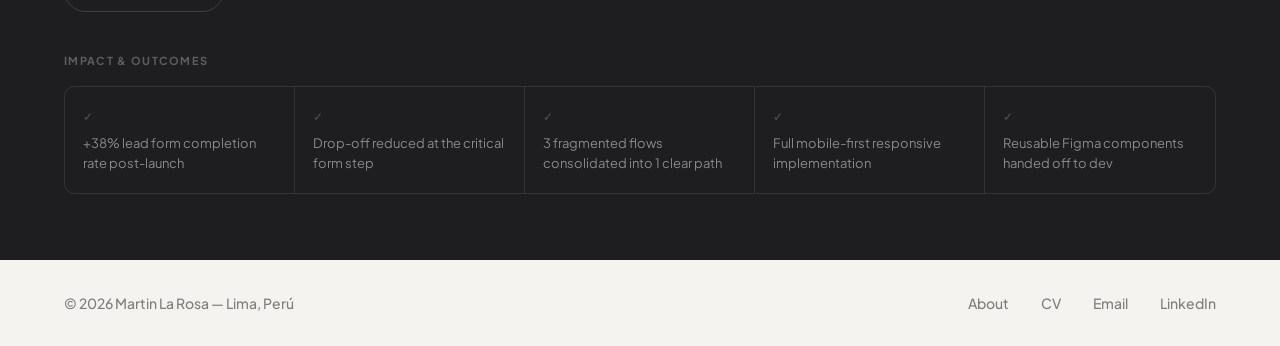
<file: project-03.html>
<!DOCTYPE html>
<html lang="en">
<head>
  <meta charset="UTF-8" />
  <meta name="viewport" content="width=device-width, initial-scale=1.0" />
  <title>BanBif — Credit Card Landing Page · Martin La Rosa</title>
  <link rel="preconnect" href="https://fonts.googleapis.com" />
  <link rel="preconnect" href="https://fonts.gstatic.com" crossorigin />
  <link href="https://fonts.googleapis.com/css2?family=Plus+Jakarta+Sans:ital,wght@0,300;0,400;0,500;0,600;0,700;1,300;1,400&display=swap" rel="stylesheet" />
  <style>
    *, *::before, *::after { box-sizing: border-box; margin: 0; padding: 0; }
    html { scroll-behavior: smooth; }
    :root { --cream:#f5f3ef; --cream-dark:#e4e1da; --ink:#1e1e21; --ink-muted:rgba(30,30,33,0.55); --white:#fff; --line:2px solid #1e1e21; --font:'Plus Jakarta Sans', sans-serif; --max:80.625rem; --pad:4rem; --nav-h:90px; }
    body { font-family: var(--font); font-size: 1.125rem; font-weight: 500; line-height: 1.6; color: var(--ink); background: var(--ink); -webkit-font-smoothing: antialiased; -moz-osx-font-smoothing: grayscale; }
    a { color: inherit; text-decoration: none; }
    img { display: block; width: 100%; }
    .nav { position: fixed; top: 0; left: 0; right: 0; height: var(--nav-h); background: transparent; border-bottom: 1px solid transparent; z-index: 200; padding: 0 var(--pad); display: flex; align-items: center; transition: background 0.4s ease, border-color 0.4s ease; }
    .nav.nav-scrolled { background: rgba(245,243,239,0.9); backdrop-filter: blur(12px); -webkit-backdrop-filter: blur(12px); border-bottom: 1px solid transparent; }
    .nav-inner { width: 100%; max-width: var(--max); margin: 0 auto; display: flex; align-items: center; justify-content: space-between; }
    .nav-logo { font-size: 1rem; font-weight: 600; letter-spacing: -0.02em; color: var(--ink); }
    .nav-links { display: flex; gap: 2.5rem; list-style: none; }
    .nav-links a { font-size: 0.9375rem; font-weight: 500; color: var(--ink-muted); transition: color 0.15s; }
    .nav-links a:hover { color: var(--ink); }
    .nav-cta { display: inline-flex; align-items: center; padding: 0.6rem 1.25rem; border: var(--line); border-radius: 100px; font-size: 0.875rem; font-weight: 600; background: var(--ink); color: var(--cream) !important; overflow: hidden; position: relative; isolation: isolate; transition: color 0.45s cubic-bezier(0.19,1,0.22,1); }
    .nav-cta::before { content: ''; position: absolute; left: var(--mx,50%); top: var(--my,50%); width: 260px; height: 260px; background: var(--cream); border-radius: 50%; transform: translate(-50%,-50%) scale(0); transition: transform 0.6s cubic-bezier(0.19,1,0.22,1); z-index: 0; }
    .nav-cta:hover::before { transform: translate(-50%,-50%) scale(1); }
    .nav-cta:hover { color: var(--ink) !important; }
    .main { background: var(--cream); }
    .lang-sw { position: relative; width: 64px; height: 30px; border-radius: 100px; border: none; cursor: pointer; flex-shrink: 0; padding: 0 9px; display: flex; align-items: center; justify-content: space-between; background: rgba(30,30,33,0.07); box-shadow: inset 2px 2px 5px rgba(0,0,0,0.13), inset -1px -1px 3px rgba(255,255,255,0.55); transition: box-shadow 0.2s; }
    .lang-sw-knob { position: absolute; top: 3px; left: 3px; width: 24px; height: 24px; border-radius: 50%; background: #fff; box-shadow: 2px 3px 8px rgba(0,0,0,0.18), -1px -1px 3px rgba(255,255,255,0.9); transition: transform 0.38s cubic-bezier(0.34,1.4,0.64,1); pointer-events: none; }
    html[lang="es"] .lang-sw-knob { transform: translateX(34px); }
    .lang-sw-label { font-family: var(--font); font-size: 0.62rem; font-weight: 700; letter-spacing: 0.07em; color: rgba(30,30,33,0.35); z-index: 1; user-select: none; transition: color 0.2s; }
    html[lang="en"] .lang-sw [data-lang="en"], html[lang="es"] .lang-sw [data-lang="es"] { color: var(--ink); }
    footer { background: var(--cream); border-top: var(--line); padding: 2rem var(--pad); }
    .foot-inner { max-width: var(--max); margin: 0 auto; display: flex; align-items: center; justify-content: space-between; flex-wrap: wrap; gap: 1rem; }
    .foot-copy { font-size: 0.875rem; font-weight: 500; color: var(--ink-muted); }
    .foot-links { display: flex; gap: 2rem; }
    .foot-links a { font-size: 0.875rem; font-weight: 500; color: var(--ink-muted); transition: color 0.15s; }
    .foot-links a:hover { color: var(--ink); }
    .proj-back-wrap { max-width: var(--max); margin: 0 auto; padding: calc(var(--nav-h) + 2rem) var(--pad) 0; }
    .proj-back { display: inline-flex; align-items: center; gap: 0.5rem; font-size: 0.8rem; font-weight: 600; letter-spacing: 0.05em; text-transform: uppercase; color: var(--ink); text-decoration: none; opacity: 0.5; transition: opacity 0.2s; }
    .proj-back:hover { opacity: 1; }
    .proj-page-hd { max-width: var(--max); margin: 0 auto; padding: 2rem var(--pad) 3rem; border-bottom: var(--line); }
    .proj-page-hd-inner { display: flex; align-items: flex-start; gap: 2rem; }
    .proj-page-num { font-size: clamp(4rem,8vw,7rem); font-weight: 700; letter-spacing: -0.04em; line-height: 1; color: rgba(30,30,33,0.08); flex-shrink: 0; }
    .proj-page-meta { padding-top: 0.5rem; }
    .proj-page-cat { font-size: 0.72rem; font-weight: 600; letter-spacing: 0.1em; text-transform: uppercase; opacity: 0.45; display: block; margin-bottom: 0.5rem; }
    .proj-page-title { font-size: clamp(1.8rem,4vw,3rem); font-weight: 700; letter-spacing: -0.03em; line-height: 1.1; }
    .cs-page-body { max-width: var(--max); margin: 0 auto; padding: 4rem var(--pad); background: var(--ink); color: var(--cream); }
    .cs-tags { display: flex; flex-wrap: wrap; gap: 0.4rem; margin-bottom: 2.5rem; }
    .cs-tag { padding: 0.28rem 0.75rem; border: 1.5px solid rgba(245,243,239,0.18); border-radius: 100px; font-size: 0.8125rem; font-weight: 500; color: rgba(245,243,239,0.5); }
    .cs-metrics { display: grid; grid-template-columns: repeat(4,1fr); border: 1px solid rgba(245,243,239,0.1); border-radius: 10px; overflow: hidden; margin-bottom: 3rem; }
    .cs-metric { padding: 1.5rem 1.75rem; border-right: 1px solid rgba(245,243,239,0.1); }
    .cs-metric:last-child { border-right: none; }
    .cs-metric-n { font-size: clamp(1.75rem,3vw,2.5rem); font-weight: 800; letter-spacing: -0.04em; color: var(--cream); line-height: 1; margin-bottom: 0.35rem; }
    .cs-metric-l { font-size: 0.75rem; font-weight: 500; color: rgba(245,243,239,0.4); letter-spacing: 0.04em; line-height: 1.4; }
    .cs-statement { font-size: clamp(1.25rem,2.5vw,2rem); font-weight: 300; letter-spacing: -0.03em; line-height: 1.4; color: rgba(245,243,239,0.75); max-width: 52rem; margin-bottom: 3rem; padding-bottom: 3rem; border-bottom: 1px solid rgba(245,243,239,0.1); }
    .cs-statement strong { font-weight: 700; color: var(--cream); }
    .cs-grid { display: grid; grid-template-columns: 1.4fr 1fr; gap: 4rem; padding-bottom: 3rem; border-bottom: 1px solid rgba(245,243,239,0.1); margin-bottom: 3rem; }
    .cs-label { font-size: 0.6875rem; font-weight: 700; letter-spacing: 0.12em; text-transform: uppercase; color: rgba(245,243,239,0.3); margin-bottom: 0.875rem; display: block; }
    .cs-h { font-size: clamp(1rem,1.6vw,1.35rem); font-weight: 700; letter-spacing: -0.025em; color: var(--cream); margin-bottom: 0.75rem; line-height: 1.25; }
    .cs-p { font-size: 0.9375rem; font-weight: 400; line-height: 1.75; color: rgba(245,243,239,0.55); }
    .cs-p + .cs-p { margin-top: 0.65rem; }
    .cs-steps { display: flex; flex-direction: column; gap: 0; margin-top: 0.5rem; }
    .cs-step { display: flex; gap: 1rem; align-items: flex-start; padding: 0.875rem 0; border-bottom: 1px solid rgba(245,243,239,0.07); }
    .cs-step:last-child { border-bottom: none; }
    .cs-step-n { font-size: 0.6875rem; font-weight: 700; color: rgba(245,243,239,0.25); letter-spacing: 0.08em; min-width: 1.5rem; padding-top: 0.1em; }
    .cs-step-text { font-size: 0.875rem; font-weight: 500; color: rgba(245,243,239,0.6); line-height: 1.5; }
    .cs-step-text span { display: block; font-size: 0.8125rem; font-weight: 400; color: rgba(245,243,239,0.35); margin-top: 0.2rem; }
    .cs-img-stack { display: flex; flex-direction: column; gap: 0.75rem; margin-bottom: 3rem; }
    .cs-img-full { position: relative; border-radius: 10px; overflow: hidden; border: 1px solid rgba(245,243,239,0.08); }
    .cs-img-full img { width: 100%; display: block; }
    .cs-img-full::before { content: ''; position: absolute; inset: 0; background: linear-gradient(to right,rgba(30,30,33,0.35) 0%,transparent 15%),linear-gradient(to left,rgba(30,30,33,0.35) 0%,transparent 15%),linear-gradient(to bottom,rgba(30,30,33,0.2) 0%,transparent 18%); pointer-events: none; z-index: 1; }
    .cs-img-caption { font-size: 0.75rem; font-weight: 500; color: rgba(245,243,239,0.3); text-align: center; margin-top: 0.6rem; margin-bottom: 0.25rem; letter-spacing: 0.04em; text-transform: uppercase; }
    .cs-img-stack > div { display: flex; flex-direction: column; }
    .cs-outcomes { display: grid; grid-template-columns: repeat(5,1fr); gap: 0; border: 1px solid rgba(245,243,239,0.1); border-radius: 10px; overflow: hidden; margin-top: 1rem; }
    .cs-outcome { padding: 1.25rem 1.1rem; border-right: 1px solid rgba(245,243,239,0.1); position: relative; }
    .cs-outcome:last-child { border-right: none; }
    .cs-outcome::before { content: '✓'; display: block; font-size: 0.75rem; color: rgba(245,243,239,0.25); margin-bottom: 0.5rem; }
    .cs-outcome-text { font-size: 0.8125rem; font-weight: 400; color: rgba(245,243,239,0.5); line-height: 1.5; }
    .cs-live-link { display: inline-flex; align-items: center; gap: 0.6rem; padding: 0.6rem 1.1rem; border: 1.5px solid rgba(245,243,239,0.15); border-radius: 100px; font-size: 0.875rem; font-weight: 600; color: rgba(245,243,239,0.7); text-decoration: none; margin-bottom: 2.5rem; transition: border-color 0.2s, color 0.2s; width: fit-content; }
    .cs-live-link:hover { border-color: rgba(245,243,239,0.45); color: var(--cream); }
    .cs-live-dot { width: 6px; height: 6px; border-radius: 50%; background: #4ade80; box-shadow: 0 0 6px #4ade80; flex-shrink: 0; }
    .cs-live-arrow { font-size: 0.75rem; opacity: 0.5; }
    @media (max-width: 900px) { :root { --pad: 2rem; } .cs-grid { grid-template-columns: 1fr; gap: 2.5rem; } .cs-metrics { grid-template-columns: repeat(2,1fr); } .cs-outcomes { grid-template-columns: 1fr 1fr; } }
    @media (max-width: 600px) { :root { --pad: 1.25rem; --nav-h: 68px; } .nav-logo svg { height: 44px; width: 44px; } .nav-links { display: none; } .cs-metrics { grid-template-columns: 1fr 1fr; } .cs-outcomes { grid-template-columns: 1fr; } }
  </style>
</head>
<body>
  <nav class="nav">
    <div class="nav-inner">
      <a href="index.html" class="nav-logo">
        <svg height="72" width="72" viewBox="0 0 96 96" fill="none" xmlns="http://www.w3.org/2000/svg" aria-label="Martin La Rosa">
          <path d="M47.68 4.24023C23.27 4.24023 4 23.6502 4 48.2402C4 72.8302 23.27 92.2402 47.68 92.2402C72.09 92.2402 92 72.8302 92 48.2402C92 23.6502 72.09 4.24023 47.68 4.24023ZM65.58 25.4602H67.18V37.3402H65.58V25.4602ZM52.83 25.4602H54.43V32.1502C54.43 34.7802 55.57 35.9702 57.58 35.9702C59.59 35.9702 60.75 34.7802 60.75 32.1502V25.4602H62.3V32.2202C62.3 35.6702 60.52 37.4802 57.56 37.4802C54.6 37.4802 52.82 35.6602 52.82 32.2202V25.4602H52.83ZM69.53 68.5102H58.01V67.5002C60.13 66.8502 60.25 64.3002 60.25 61.2702V49.7702C60.25 46.4502 58.68 44.8502 56.17 44.8502C54.1 44.8502 51.75 47.5202 51.75 49.8902V61.2802C51.75 64.5402 52.03 66.9702 54.04 67.5102V68.5202H42.52V67.5102C44.64 66.8602 44.76 64.3102 44.76 61.2802V49.7802C44.76 46.4602 43.25 44.8602 40.73 44.8602C38.66 44.8602 36.26 47.5902 36.26 49.7202V61.4002C36.26 64.6602 36.6 66.9102 38.55 67.5102V68.5202H27.09V67.5102C29.21 66.8602 29.27 64.4302 29.27 61.4002V48.4102C29.27 46.3302 28.77 45.2702 26.47 43.9602V42.9502L36.25 40.5802V46.6902C37.76 43.2502 41.17 40.5802 44.69 40.5802C48.6 40.5802 51.01 42.4802 51.68 46.8702C52.85 43.2502 56.66 40.5802 60.18 40.5802C64.54 40.5802 67.22 42.4202 67.22 49.5902V61.2702C67.22 64.5302 67.5 66.9602 69.51 67.5002V68.5102H69.53Z" fill="currentColor"/>
        </svg>
      </a>
      <ul class="nav-links">
        <li><a href="index.html" data-t="nav.home">Home</a></li>
        <li><a href="about.html" data-t="nav.about">About</a></li>
        <li><a href="cv.html" data-t="nav.cv">CV</a></li>
        <li>
          <button class="lang-sw" id="langSw" aria-label="Switch language">
            <span class="lang-sw-label" data-lang="en">EN</span>
            <span class="lang-sw-knob"></span>
            <span class="lang-sw-label" data-lang="es">ES</span>
          </button>
        </li>
        <li><a href="https://wa.link/5fqk9j" target="_blank" rel="noopener" class="nav-cta">
          <span class="btn-split" data-t-split="nav.cta">
            <span class="bs-top">Get in touch</span>
            <span class="bs-bot">Get in touch</span>
          </span>
        </a></li>
      </ul>
    </div>
  </nav>

  <div class="main">
    <div class="proj-back-wrap">
      <a href="index.html#recent-projects" class="proj-back">← All Projects</a>
    </div>
    <div class="proj-page-hd">
      <div class="proj-page-hd-inner">
        <span class="proj-page-num">03</span>
        <div class="proj-page-meta">
          <span class="proj-page-cat">Landing Page · Banking · Conversion Optimization</span>
          <h1 class="proj-page-title">BanBif — Credit Card Landing Page</h1>
        </div>
      </div>
    </div>

    <div class="cs-page-body">
      <div class="cs-tags">
        <span class="cs-tag" data-t="cs03.tag1">Product Designer</span>
        <span class="cs-tag">UX</span>
        <span class="cs-tag">IA</span>
        <span class="cs-tag" data-t="cs03.tag2">Landing Page</span>
        <span class="cs-tag" data-t="cs03.tag3">Conversion Optimization</span>
        <span class="cs-tag" data-t="cs03.tag4">Banking</span>
      </div>
      <div class="cs-metrics">
        <div class="cs-metric">
          <div class="cs-metric-n">+38%</div>
          <div class="cs-metric-l" data-t-html="cs03.m1l">Lead form<br>completion</div>
        </div>
        <div class="cs-metric">
          <div class="cs-metric-n">−52%</div>
          <div class="cs-metric-l" data-t-html="cs03.m2l">Drop-off at<br>key step</div>
        </div>
        <div class="cs-metric">
          <div class="cs-metric-n">3→1</div>
          <div class="cs-metric-l" data-t-html="cs03.m3l">Flows unified<br>into one path</div>
        </div>
        <div class="cs-metric">
          <div class="cs-metric-n">0→1</div>
          <div class="cs-metric-l" data-t-html="cs03.m4l">IA strategy<br>from scratch</div>
        </div>
      </div>
      <p class="cs-statement" data-t-html="cs03.stmt">Users weren't converting — not because the product wasn't good, but because <strong>the page never told them clearly what to do next.</strong></p>
      <div class="cs-img-full" style="margin-bottom:0.5rem;">
        <img src="img/porta_banbif.png" alt="BanBif" />
      </div>
      <p class="cs-img-caption" style="margin-bottom:2.5rem;" data-t="cs03.cap1">BanBif credit card landing page — redesigned for clarity and conversion</p>
      <div class="cs-grid">
        <div>
          <span class="cs-label" data-t="cs.ctx-challenge">Context & Challenge</span>
          <h4 class="cs-h" data-t="cs03.ctx.h">A landing page that didn't convert</h4>
          <p class="cs-p" data-t="cs03.ctx.p1">BanBif needed to increase credit card applications through their digital channel. The existing landing page had multiple entry points, fragmented messaging, and a form flow that created friction at critical steps — resulting in high drop-off before submission.</p>
          <p class="cs-p" data-t="cs03.ctx.p2">My role: own the UX strategy end-to-end — from information architecture and user flow definition to wireframes, prototypes, and handoff — within a fast-moving financial services context.</p>
        </div>
        <div>
          <span class="cs-label" data-t="cs.my-process">My Process</span>
          <div class="cs-steps">
            <div class="cs-step"><span class="cs-step-n">01</span>
              <div class="cs-step-text" data-t-html="cs03.s1">Discovery & audit<span>Reviewed analytics, heatmaps, and drop-off data to identify friction points in the existing flow</span></div>
            </div>
            <div class="cs-step"><span class="cs-step-n">02</span>
              <div class="cs-step-text" data-t-html="cs03.s2">IA strategy<span>Restructured content hierarchy — one clear value prop, one primary CTA, progressive disclosure for details</span></div>
            </div>
            <div class="cs-step"><span class="cs-step-n">03</span>
              <div class="cs-step-text" data-t-html="cs03.s3">Wireframes & flow<span>Designed low-to-mid fidelity wireframes covering all states — empty, error, loading, success</span></div>
            </div>
            <div class="cs-step"><span class="cs-step-n">04</span>
              <div class="cs-step-text" data-t-html="cs03.s4">Prototype & validation<span>Clickable prototype tested with real users; iterated on form step order and label clarity</span></div>
            </div>
            <div class="cs-step"><span class="cs-step-n">05</span>
              <div class="cs-step-text" data-t-html="cs03.s5">Handoff & QA<span>Annotated specs delivered in Figma; worked directly with dev team during implementation</span></div>
            </div>
          </div>
        </div>
      </div>
      <div class="cs-img-stack">
        <div><div class="cs-img-full"><img src="img/Frame 28051.jpg" alt="BanBif IA" /></div>
          <p class="cs-img-caption" data-t="cs03.cap2">IA strategy — restructured content hierarchy with a single conversion path</p>
        </div>
        <div><div class="cs-img-full"><img src="img/Preview 6.jpg" alt="BanBif WF" /></div>
          <p class="cs-img-caption" data-t="cs03.cap3">Wireframe flow — progressive disclosure reducing cognitive load at each step</p>
        </div>
        <div><div class="cs-img-full"><img src="img/6.jpg" alt="BanBif states" /></div>
          <p class="cs-img-caption" data-t="cs03.cap4">Form states — empty, error, and success variations for consistent feedback</p>
        </div>
        <div><div class="cs-img-full"><img src="img/8.jpg" alt="BanBif mobile" /></div>
          <p class="cs-img-caption" data-t="cs03.cap5">Mobile layout — optimized for the primary access channel (80%+ mobile traffic)</p>
        </div>
        <div><div class="cs-img-full"><img src="img/9.jpg" alt="BanBif final" /></div>
          <p class="cs-img-caption" data-t="cs03.cap6">Final design — unified landing page with clear hierarchy and single CTA path</p>
        </div>
      </div>
      <a href="https://www.figma.com/design/J1azSeb7IctuQST0nbLi3J/Banbif?node-id=725-2&t=941wV1NEJtx67izk-1" target="_blank" rel="noopener" class="cs-live-link">
        <span class="cs-live-dot" style="background:#a259ff;"></span>
        <span data-t="cs03.figma">View in Figma</span>
        <span class="cs-live-arrow">↗</span>
      </a>
      <span class="cs-label" data-t="cs.impact">Impact & Outcomes</span>
      <div class="cs-outcomes">
        <div class="cs-outcome"><p class="cs-outcome-text" data-t="cs03.o1">+38% lead form completion rate post-launch</p></div>
        <div class="cs-outcome"><p class="cs-outcome-text" data-t="cs03.o2">Drop-off reduced at the critical form step</p></div>
        <div class="cs-outcome"><p class="cs-outcome-text" data-t="cs03.o3">3 fragmented flows consolidated into 1 clear path</p></div>
        <div class="cs-outcome"><p class="cs-outcome-text" data-t="cs03.o4">Full mobile-first responsive implementation</p></div>
        <div class="cs-outcome"><p class="cs-outcome-text" data-t="cs03.o5">Reusable Figma components handed off to dev</p></div>
      </div>
    </div>
  </div>

  <footer>
    <div class="foot-inner">
      <span class="foot-copy">© 2026 Martin La Rosa — Lima, Perú</span>
      <div class="foot-links">
        <a href="about.html">About</a>
        <a href="cv.html">CV</a>
        <a href="mailto:martinmind.dg@gmail.com">Email</a>
        <a href="https://linkedin.com/in/martinlarosa" target="_blank">LinkedIn</a>
      </div>
    </div>
  </footer>

<script>
  (function() { const nav = document.querySelector('.nav'); if (!nav) return; function updateNav() { nav.classList.toggle('nav-scrolled', window.scrollY > 30); } updateNav(); window.addEventListener('scroll', updateNav, { passive: true }); })();
  const T = {
    en: {
      'nav.home':'Home','nav.about':'About','nav.cv':'CV','nav.cta':'Get in touch',
      'cs.ctx-challenge':'Context & Challenge','cs.my-process':'My Process','cs.impact':'Impact & Outcomes',
      'cs03.tag1':'Product Designer','cs03.tag2':'Landing Page','cs03.tag3':'Conversion Optimization','cs03.tag4':'Banking',
      'cs03.m1l':'Lead form<br>completion','cs03.m2l':'Drop-off at<br>key step','cs03.m3l':'Flows unified<br>into one path','cs03.m4l':'IA strategy<br>from scratch',
      'cs03.stmt':"Users weren't converting — not because the product wasn't good, but because <strong>the page never told them clearly what to do next.</strong>",
      'cs03.cap1':'BanBif credit card landing page — redesigned for clarity and conversion',
      'cs03.ctx.h':'A landing page that didn\'t convert',
      'cs03.ctx.p1':'BanBif needed to increase credit card applications through their digital channel. The existing landing page had multiple entry points, fragmented messaging, and a form flow that created friction at critical steps — resulting in high drop-off before submission.',
      'cs03.ctx.p2':'My role: own the UX strategy end-to-end — from information architecture and user flow definition to wireframes, prototypes, and handoff — within a fast-moving financial services context.',
      'cs03.s1':'Discovery & audit<span>Reviewed analytics, heatmaps, and drop-off data to identify friction points in the existing flow</span>',
      'cs03.s2':'IA strategy<span>Restructured content hierarchy — one clear value prop, one primary CTA, progressive disclosure for details</span>',
      'cs03.s3':'Wireframes & flow<span>Designed low-to-mid fidelity wireframes covering all states — empty, error, loading, success</span>',
      'cs03.s4':'Prototype & validation<span>Clickable prototype tested with real users; iterated on form step order and label clarity</span>',
      'cs03.s5':'Handoff & QA<span>Annotated specs delivered in Figma; worked directly with dev team during implementation</span>',
      'cs03.cap2':'IA strategy — restructured content hierarchy with a single conversion path',
      'cs03.cap3':'Wireframe flow — progressive disclosure reducing cognitive load at each step',
      'cs03.cap4':'Form states — empty, error, and success variations for consistent feedback',
      'cs03.cap5':'Mobile layout — optimized for the primary access channel (80%+ mobile traffic)',
      'cs03.cap6':'Final design — unified landing page with clear hierarchy and single CTA path',
      'cs03.figma':'View in Figma',
      'cs03.o1':'+38% lead form completion rate post-launch','cs03.o2':'Drop-off reduced at the critical form step',
      'cs03.o3':'3 fragmented flows consolidated into 1 clear path','cs03.o4':'Full mobile-first responsive implementation','cs03.o5':'Reusable Figma components handed off to dev',
    },
    es: {
      'nav.home':'Inicio','nav.about':'Sobre mí','nav.cv':'CV','nav.cta':'Contáctame',
      'cs.ctx-challenge':'Contexto & Desafío','cs.my-process':'Mi Proceso','cs.impact':'Impacto & Resultados',
      'cs03.tag1':'Diseñador de Producto','cs03.tag2':'Landing Page','cs03.tag3':'Optimización de Conversión','cs03.tag4':'Banca',
      'cs03.m1l':'Completado<br>del formulario','cs03.m2l':'Drop-off en<br>paso clave','cs03.m3l':'Flujos unificados<br>en un camino','cs03.m4l':'Estrategia de<br>IA desde cero',
      'cs03.stmt':'Los usuarios no convertían — no porque el producto no fuera bueno, sino porque <strong>la página nunca les dijo claramente qué hacer a continuación.</strong>',
      'cs03.cap1':'Landing page de tarjeta de crédito BanBif — rediseñada para claridad y conversión',
      'cs03.ctx.h':'Una landing page que no convertía',
      'cs03.ctx.p1':'BanBif necesitaba aumentar las solicitudes de tarjeta de crédito a través de su canal digital. La landing page existente tenía múltiples puntos de entrada, mensajes fragmentados y un flujo de formulario que creaba fricción en pasos críticos — resultando en alta tasa de abandono antes del envío.',
      'cs03.ctx.p2':'Mi rol: liderar la estrategia UX end-to-end — desde la arquitectura de información y definición de flujos hasta wireframes, prototipos y handoff — en un contexto de servicios financieros de ritmo acelerado.',
      'cs03.s1':'Descubrimiento y auditoría<span>Revisé analytics, heatmaps y datos de abandono para identificar puntos de fricción en el flujo existente</span>',
      'cs03.s2':'Estrategia de IA<span>Reestructuré la jerarquía de contenido — un valor principal claro, un CTA primario, divulgación progresiva para detalles</span>',
      'cs03.s3':'Wireframes y flujo<span>Diseñé wireframes de baja a media fidelidad cubriendo todos los estados — vacío, error, carga, éxito</span>',
      'cs03.s4':'Prototipo y validación<span>Prototipo clickeable testeado con usuarios reales; iteré en el orden de pasos del formulario y claridad de etiquetas</span>',
      'cs03.s5':'Handoff y QA<span>Especificaciones anotadas entregadas en Figma; trabajé directamente con el equipo de desarrollo durante la implementación</span>',
      'cs03.cap2':'Estrategia de IA — jerarquía de contenido reestructurada con un único camino de conversión',
      'cs03.cap3':'Flujo de wireframes — divulgación progresiva reduciendo la carga cognitiva en cada paso',
      'cs03.cap4':'Estados del formulario — variaciones vacío, error y éxito para feedback consistente',
      'cs03.cap5':'Layout móvil — optimizado para el canal de acceso principal (80%+ tráfico móvil)',
      'cs03.cap6':'Diseño final — landing page unificada con jerarquía clara y camino de CTA único',
      'cs03.figma':'Ver en Figma',
      'cs03.o1':'+38% tasa de completado del formulario post-lanzamiento','cs03.o2':'Drop-off reducido en el paso crítico del formulario',
      'cs03.o3':'3 flujos fragmentados consolidados en 1 camino claro','cs03.o4':'Implementación responsive mobile-first completa','cs03.o5':'Componentes Figma reutilizables entregados a desarrollo',
    }
  };
  function setLang(lang) {
    document.documentElement.setAttribute('lang', lang);
    document.querySelectorAll('[data-t]').forEach(el => { const v = T[lang][el.dataset.t]; if (v !== undefined) el.textContent = v; });
    document.querySelectorAll('[data-t-html]').forEach(el => { const v = T[lang][el.dataset.tHtml]; if (v !== undefined) el.innerHTML = v; });
    document.querySelectorAll('[data-t-split]').forEach(el => { const v = T[lang][el.dataset.tSplit]; if (v !== undefined) el.querySelectorAll('.bs-top,.bs-bot').forEach(s => s.textContent = v); });
    localStorage.setItem('portfolio-lang', lang);
  }
  const savedLang = localStorage.getItem('portfolio-lang') || 'en';
  document.documentElement.setAttribute('lang', savedLang);
  if (savedLang === 'es') setLang('es');
  document.getElementById('langSw').addEventListener('click', () => { const current = document.documentElement.getAttribute('lang') || 'en'; setLang(current === 'en' ? 'es' : 'en'); });
  document.querySelectorAll('.btn-primary, .nav-cta').forEach(btn => { btn.addEventListener('mousemove', e => { const r = btn.getBoundingClientRect(); btn.style.setProperty('--mx', (e.clientX - r.left) + 'px'); btn.style.setProperty('--my', (e.clientY - r.top) + 'px'); }); });
</script>
</body>
</html>
</file>
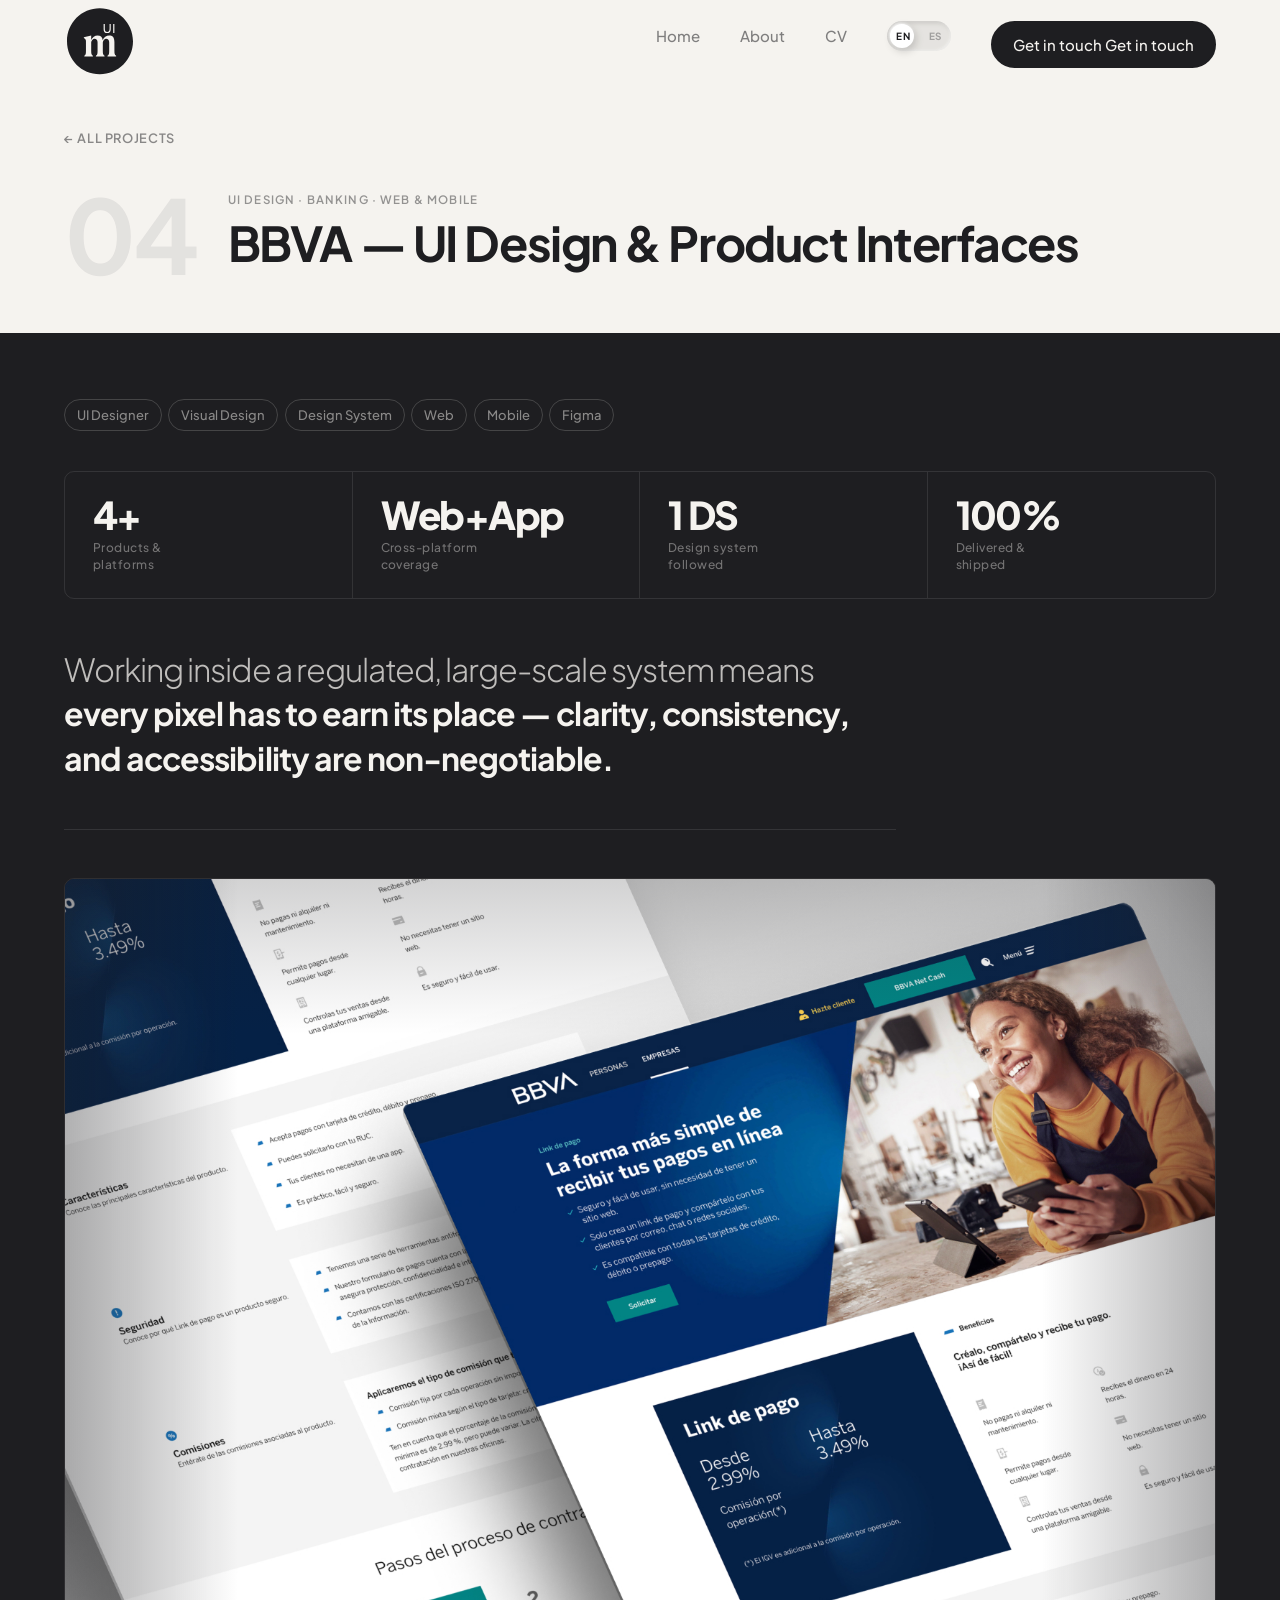
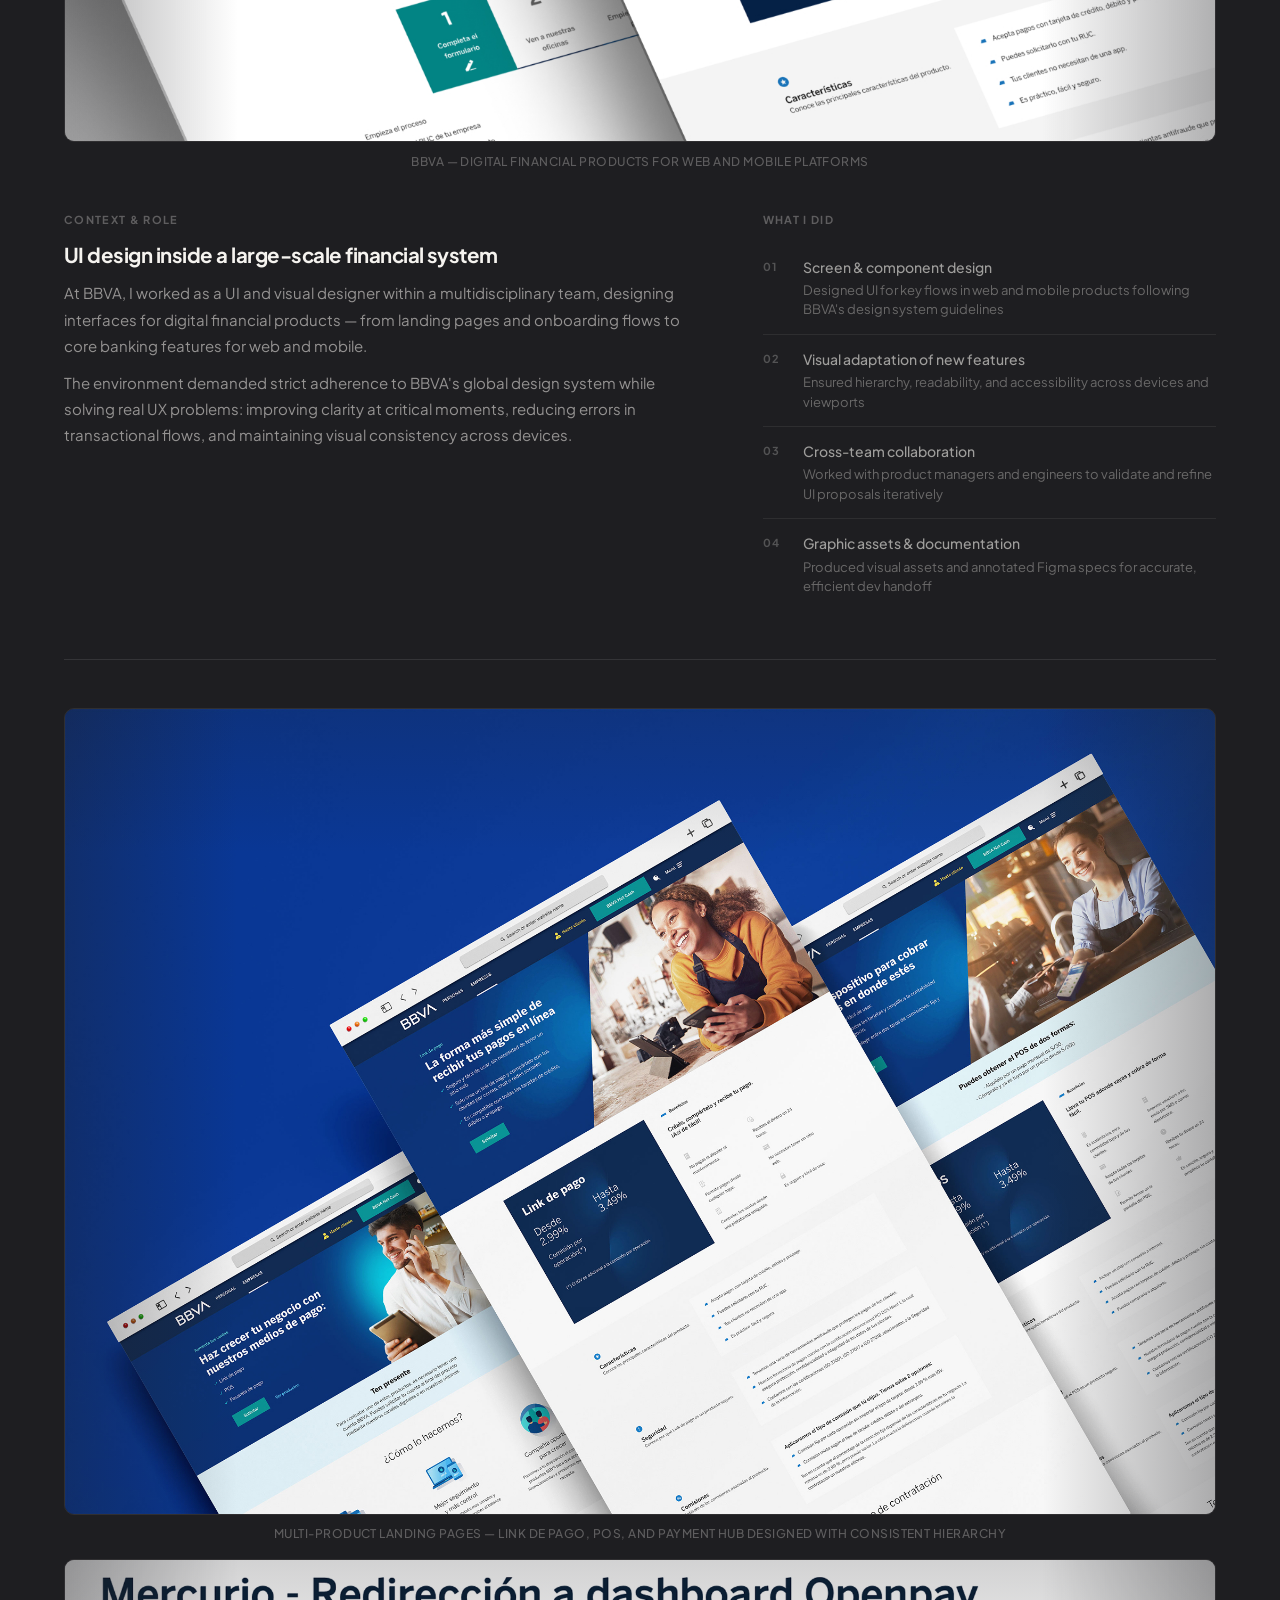
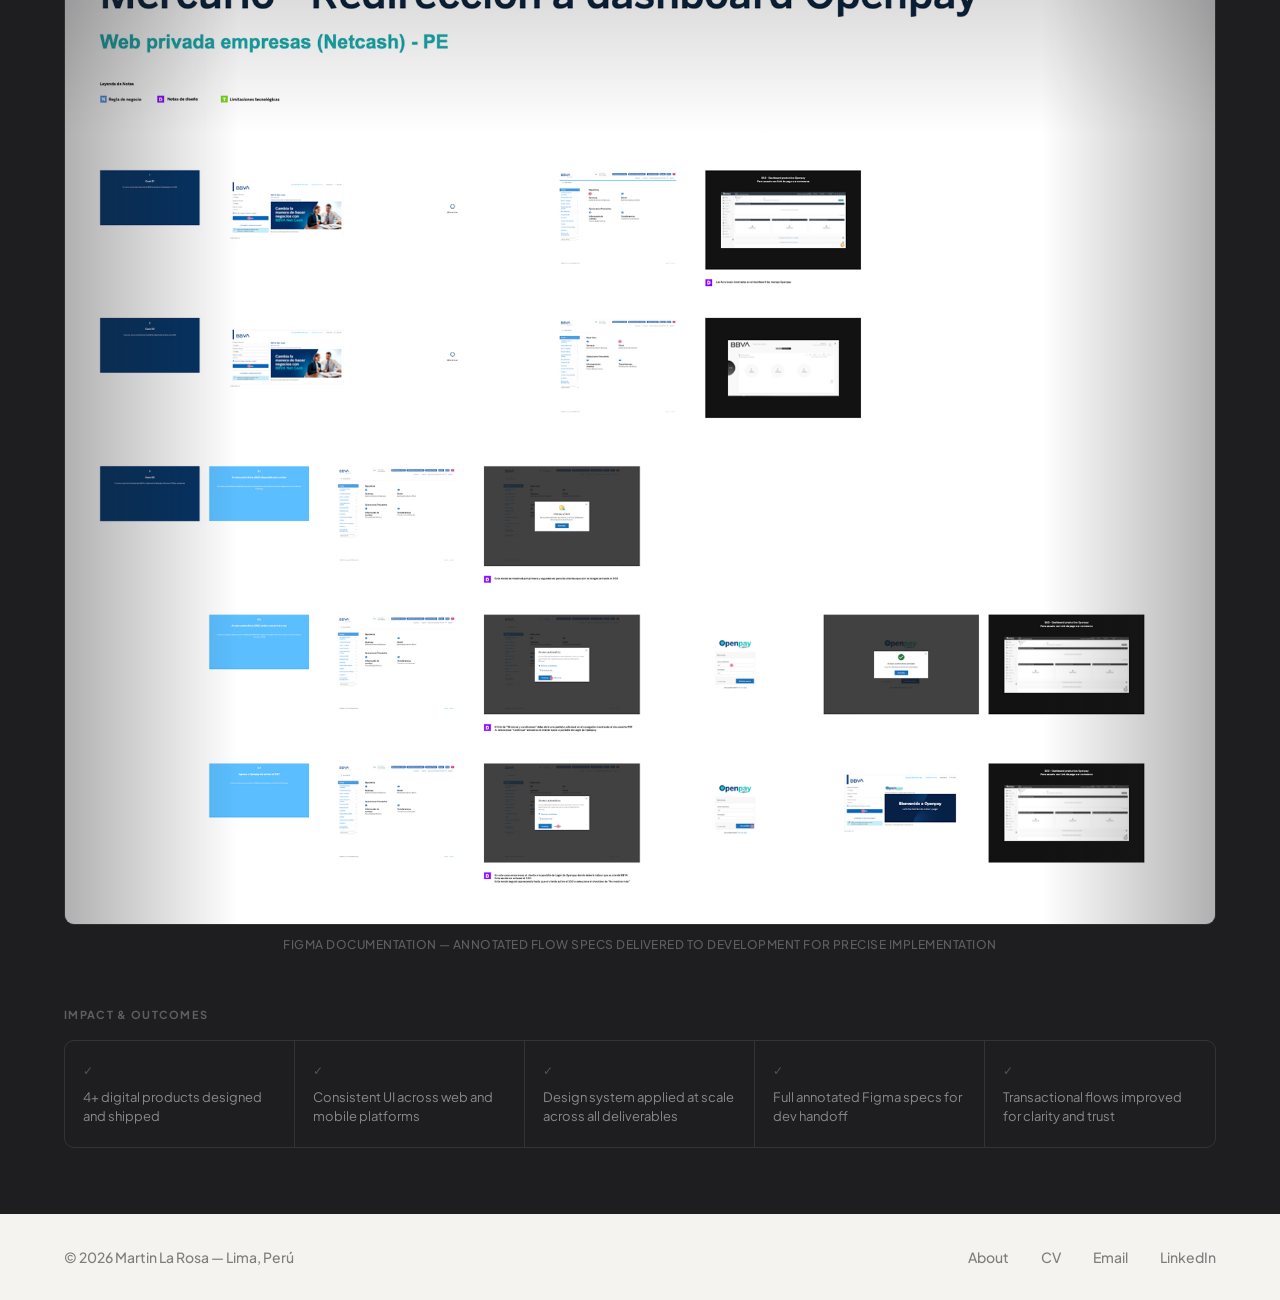
<file: project-04.html>
<!DOCTYPE html>
<html lang="en">
<head>
  <meta charset="UTF-8" />
  <meta name="viewport" content="width=device-width, initial-scale=1.0" />
  <title>BBVA — UI Design & Product Interfaces · Martin La Rosa</title>
  <link rel="preconnect" href="https://fonts.googleapis.com" />
  <link rel="preconnect" href="https://fonts.gstatic.com" crossorigin />
  <link href="https://fonts.googleapis.com/css2?family=Plus+Jakarta+Sans:ital,wght@0,300;0,400;0,500;0,600;0,700;1,300;1,400&display=swap" rel="stylesheet" />
  <style>
    *, *::before, *::after { box-sizing: border-box; margin: 0; padding: 0; }
    html { scroll-behavior: smooth; }
    :root { --cream:#f5f3ef; --cream-dark:#e4e1da; --ink:#1e1e21; --ink-muted:rgba(30,30,33,0.55); --white:#fff; --line:2px solid #1e1e21; --font:'Plus Jakarta Sans', sans-serif; --max:80.625rem; --pad:4rem; --nav-h:90px; }
    body { font-family: var(--font); font-size: 1.125rem; font-weight: 500; line-height: 1.6; color: var(--ink); background: var(--ink); -webkit-font-smoothing: antialiased; -moz-osx-font-smoothing: grayscale; }
    a { color: inherit; text-decoration: none; }
    img { display: block; width: 100%; }
    .nav { position: fixed; top: 0; left: 0; right: 0; height: var(--nav-h); background: transparent; border-bottom: 1px solid transparent; z-index: 200; padding: 0 var(--pad); display: flex; align-items: center; transition: background 0.4s ease, border-color 0.4s ease; }
    .nav.nav-scrolled { background: rgba(245,243,239,0.9); backdrop-filter: blur(12px); -webkit-backdrop-filter: blur(12px); border-bottom: 1px solid transparent; }
    .nav-inner { width: 100%; max-width: var(--max); margin: 0 auto; display: flex; align-items: center; justify-content: space-between; }
    .nav-logo { font-size: 1rem; font-weight: 600; letter-spacing: -0.02em; color: var(--ink); }
    .nav-links { display: flex; gap: 2.5rem; list-style: none; }
    .nav-links a { font-size: 0.9375rem; font-weight: 500; color: var(--ink-muted); transition: color 0.15s; }
    .nav-links a:hover { color: var(--ink); }
    .nav-cta { display: inline-flex; align-items: center; padding: 0.6rem 1.25rem; border: var(--line); border-radius: 100px; font-size: 0.875rem; font-weight: 600; background: var(--ink); color: var(--cream) !important; overflow: hidden; position: relative; isolation: isolate; transition: color 0.45s cubic-bezier(0.19,1,0.22,1); }
    .nav-cta::before { content: ''; position: absolute; left: var(--mx,50%); top: var(--my,50%); width: 260px; height: 260px; background: var(--cream); border-radius: 50%; transform: translate(-50%,-50%) scale(0); transition: transform 0.6s cubic-bezier(0.19,1,0.22,1); z-index: 0; }
    .nav-cta:hover::before { transform: translate(-50%,-50%) scale(1); }
    .nav-cta:hover { color: var(--ink) !important; }
    .main { background: var(--cream); }
    .lang-sw { position: relative; width: 64px; height: 30px; border-radius: 100px; border: none; cursor: pointer; flex-shrink: 0; padding: 0 9px; display: flex; align-items: center; justify-content: space-between; background: rgba(30,30,33,0.07); box-shadow: inset 2px 2px 5px rgba(0,0,0,0.13), inset -1px -1px 3px rgba(255,255,255,0.55); transition: box-shadow 0.2s; }
    .lang-sw-knob { position: absolute; top: 3px; left: 3px; width: 24px; height: 24px; border-radius: 50%; background: #fff; box-shadow: 2px 3px 8px rgba(0,0,0,0.18), -1px -1px 3px rgba(255,255,255,0.9); transition: transform 0.38s cubic-bezier(0.34,1.4,0.64,1); pointer-events: none; }
    html[lang="es"] .lang-sw-knob { transform: translateX(34px); }
    .lang-sw-label { font-family: var(--font); font-size: 0.62rem; font-weight: 700; letter-spacing: 0.07em; color: rgba(30,30,33,0.35); z-index: 1; user-select: none; transition: color 0.2s; }
    html[lang="en"] .lang-sw [data-lang="en"], html[lang="es"] .lang-sw [data-lang="es"] { color: var(--ink); }
    footer { background: var(--cream); border-top: var(--line); padding: 2rem var(--pad); }
    .foot-inner { max-width: var(--max); margin: 0 auto; display: flex; align-items: center; justify-content: space-between; flex-wrap: wrap; gap: 1rem; }
    .foot-copy { font-size: 0.875rem; font-weight: 500; color: var(--ink-muted); }
    .foot-links { display: flex; gap: 2rem; }
    .foot-links a { font-size: 0.875rem; font-weight: 500; color: var(--ink-muted); transition: color 0.15s; }
    .foot-links a:hover { color: var(--ink); }
    .proj-back-wrap { max-width: var(--max); margin: 0 auto; padding: calc(var(--nav-h) + 2rem) var(--pad) 0; }
    .proj-back { display: inline-flex; align-items: center; gap: 0.5rem; font-size: 0.8rem; font-weight: 600; letter-spacing: 0.05em; text-transform: uppercase; color: var(--ink); text-decoration: none; opacity: 0.5; transition: opacity 0.2s; }
    .proj-back:hover { opacity: 1; }
    .proj-page-hd { max-width: var(--max); margin: 0 auto; padding: 2rem var(--pad) 3rem; border-bottom: var(--line); }
    .proj-page-hd-inner { display: flex; align-items: flex-start; gap: 2rem; }
    .proj-page-num { font-size: clamp(4rem,8vw,7rem); font-weight: 700; letter-spacing: -0.04em; line-height: 1; color: rgba(30,30,33,0.08); flex-shrink: 0; }
    .proj-page-meta { padding-top: 0.5rem; }
    .proj-page-cat { font-size: 0.72rem; font-weight: 600; letter-spacing: 0.1em; text-transform: uppercase; opacity: 0.45; display: block; margin-bottom: 0.5rem; }
    .proj-page-title { font-size: clamp(1.8rem,4vw,3rem); font-weight: 700; letter-spacing: -0.03em; line-height: 1.1; }
    .cs-page-body { max-width: var(--max); margin: 0 auto; padding: 4rem var(--pad); background: var(--ink); color: var(--cream); }
    .cs-tags { display: flex; flex-wrap: wrap; gap: 0.4rem; margin-bottom: 2.5rem; }
    .cs-tag { padding: 0.28rem 0.75rem; border: 1.5px solid rgba(245,243,239,0.18); border-radius: 100px; font-size: 0.8125rem; font-weight: 500; color: rgba(245,243,239,0.5); }
    .cs-metrics { display: grid; grid-template-columns: repeat(4,1fr); border: 1px solid rgba(245,243,239,0.1); border-radius: 10px; overflow: hidden; margin-bottom: 3rem; }
    .cs-metric { padding: 1.5rem 1.75rem; border-right: 1px solid rgba(245,243,239,0.1); }
    .cs-metric:last-child { border-right: none; }
    .cs-metric-n { font-size: clamp(1.75rem,3vw,2.5rem); font-weight: 800; letter-spacing: -0.04em; color: var(--cream); line-height: 1; margin-bottom: 0.35rem; }
    .cs-metric-l { font-size: 0.75rem; font-weight: 500; color: rgba(245,243,239,0.4); letter-spacing: 0.04em; line-height: 1.4; }
    .cs-statement { font-size: clamp(1.25rem,2.5vw,2rem); font-weight: 300; letter-spacing: -0.03em; line-height: 1.4; color: rgba(245,243,239,0.75); max-width: 52rem; margin-bottom: 3rem; padding-bottom: 3rem; border-bottom: 1px solid rgba(245,243,239,0.1); }
    .cs-statement strong { font-weight: 700; color: var(--cream); }
    .cs-grid { display: grid; grid-template-columns: 1.4fr 1fr; gap: 4rem; padding-bottom: 3rem; border-bottom: 1px solid rgba(245,243,239,0.1); margin-bottom: 3rem; }
    .cs-label { font-size: 0.6875rem; font-weight: 700; letter-spacing: 0.12em; text-transform: uppercase; color: rgba(245,243,239,0.3); margin-bottom: 0.875rem; display: block; }
    .cs-h { font-size: clamp(1rem,1.6vw,1.35rem); font-weight: 700; letter-spacing: -0.025em; color: var(--cream); margin-bottom: 0.75rem; line-height: 1.25; }
    .cs-p { font-size: 0.9375rem; font-weight: 400; line-height: 1.75; color: rgba(245,243,239,0.55); }
    .cs-p + .cs-p { margin-top: 0.65rem; }
    .cs-steps { display: flex; flex-direction: column; gap: 0; margin-top: 0.5rem; }
    .cs-step { display: flex; gap: 1rem; align-items: flex-start; padding: 0.875rem 0; border-bottom: 1px solid rgba(245,243,239,0.07); }
    .cs-step:last-child { border-bottom: none; }
    .cs-step-n { font-size: 0.6875rem; font-weight: 700; color: rgba(245,243,239,0.25); letter-spacing: 0.08em; min-width: 1.5rem; padding-top: 0.1em; }
    .cs-step-text { font-size: 0.875rem; font-weight: 500; color: rgba(245,243,239,0.6); line-height: 1.5; }
    .cs-step-text span { display: block; font-size: 0.8125rem; font-weight: 400; color: rgba(245,243,239,0.35); margin-top: 0.2rem; }
    .cs-img-stack { display: flex; flex-direction: column; gap: 0.75rem; margin-bottom: 3rem; }
    .cs-img-full { position: relative; border-radius: 10px; overflow: hidden; border: 1px solid rgba(245,243,239,0.08); }
    .cs-img-full img { width: 100%; display: block; }
    .cs-img-full::before { content: ''; position: absolute; inset: 0; background: linear-gradient(to right,rgba(30,30,33,0.35) 0%,transparent 15%),linear-gradient(to left,rgba(30,30,33,0.35) 0%,transparent 15%),linear-gradient(to bottom,rgba(30,30,33,0.2) 0%,transparent 18%); pointer-events: none; z-index: 1; }
    .cs-img-caption { font-size: 0.75rem; font-weight: 500; color: rgba(245,243,239,0.3); text-align: center; margin-top: 0.6rem; margin-bottom: 0.25rem; letter-spacing: 0.04em; text-transform: uppercase; }
    .cs-img-stack > div { display: flex; flex-direction: column; }
    .cs-outcomes { display: grid; grid-template-columns: repeat(5,1fr); gap: 0; border: 1px solid rgba(245,243,239,0.1); border-radius: 10px; overflow: hidden; margin-top: 1rem; }
    .cs-outcome { padding: 1.25rem 1.1rem; border-right: 1px solid rgba(245,243,239,0.1); position: relative; }
    .cs-outcome:last-child { border-right: none; }
    .cs-outcome::before { content: '✓'; display: block; font-size: 0.75rem; color: rgba(245,243,239,0.25); margin-bottom: 0.5rem; }
    .cs-outcome-text { font-size: 0.8125rem; font-weight: 400; color: rgba(245,243,239,0.5); line-height: 1.5; }
    @media (max-width: 900px) { :root { --pad: 2rem; } .cs-grid { grid-template-columns: 1fr; gap: 2.5rem; } .cs-metrics { grid-template-columns: repeat(2,1fr); } .cs-outcomes { grid-template-columns: 1fr 1fr; } }
    @media (max-width: 600px) { :root { --pad: 1.25rem; --nav-h: 68px; } .nav-logo svg { height: 44px; width: 44px; } .nav-links { display: none; } .cs-metrics { grid-template-columns: 1fr 1fr; } .cs-outcomes { grid-template-columns: 1fr; } }
  </style>
</head>
<body>
  <nav class="nav">
    <div class="nav-inner">
      <a href="index.html" class="nav-logo">
        <svg height="72" width="72" viewBox="0 0 96 96" fill="none" xmlns="http://www.w3.org/2000/svg" aria-label="Martin La Rosa">
          <path d="M47.68 4.24023C23.27 4.24023 4 23.6502 4 48.2402C4 72.8302 23.27 92.2402 47.68 92.2402C72.09 92.2402 92 72.8302 92 48.2402C92 23.6502 72.09 4.24023 47.68 4.24023ZM65.58 25.4602H67.18V37.3402H65.58V25.4602ZM52.83 25.4602H54.43V32.1502C54.43 34.7802 55.57 35.9702 57.58 35.9702C59.59 35.9702 60.75 34.7802 60.75 32.1502V25.4602H62.3V32.2202C62.3 35.6702 60.52 37.4802 57.56 37.4802C54.6 37.4802 52.82 35.6602 52.82 32.2202V25.4602H52.83ZM69.53 68.5102H58.01V67.5002C60.13 66.8502 60.25 64.3002 60.25 61.2702V49.7702C60.25 46.4502 58.68 44.8502 56.17 44.8502C54.1 44.8502 51.75 47.5202 51.75 49.8902V61.2802C51.75 64.5402 52.03 66.9702 54.04 67.5102V68.5202H42.52V67.5102C44.64 66.8602 44.76 64.3102 44.76 61.2802V49.7802C44.76 46.4602 43.25 44.8602 40.73 44.8602C38.66 44.8602 36.26 47.5902 36.26 49.7202V61.4002C36.26 64.6602 36.6 66.9102 38.55 67.5102V68.5202H27.09V67.5102C29.21 66.8602 29.27 64.4302 29.27 61.4002V48.4102C29.27 46.3302 28.77 45.2702 26.47 43.9602V42.9502L36.25 40.5802V46.6902C37.76 43.2502 41.17 40.5802 44.69 40.5802C48.6 40.5802 51.01 42.4802 51.68 46.8702C52.85 43.2502 56.66 40.5802 60.18 40.5802C64.54 40.5802 67.22 42.4202 67.22 49.5902V61.2702C67.22 64.5302 67.5 66.9602 69.51 67.5002V68.5102H69.53Z" fill="currentColor"/>
        </svg>
      </a>
      <ul class="nav-links">
        <li><a href="index.html" data-t="nav.home">Home</a></li>
        <li><a href="about.html" data-t="nav.about">About</a></li>
        <li><a href="cv.html" data-t="nav.cv">CV</a></li>
        <li>
          <button class="lang-sw" id="langSw" aria-label="Switch language">
            <span class="lang-sw-label" data-lang="en">EN</span>
            <span class="lang-sw-knob"></span>
            <span class="lang-sw-label" data-lang="es">ES</span>
          </button>
        </li>
        <li><a href="https://wa.link/5fqk9j" target="_blank" rel="noopener" class="nav-cta">
          <span class="btn-split" data-t-split="nav.cta">
            <span class="bs-top">Get in touch</span>
            <span class="bs-bot">Get in touch</span>
          </span>
        </a></li>
      </ul>
    </div>
  </nav>

  <div class="main">
    <div class="proj-back-wrap">
      <a href="index.html#recent-projects" class="proj-back">← All Projects</a>
    </div>
    <div class="proj-page-hd">
      <div class="proj-page-hd-inner">
        <span class="proj-page-num">04</span>
        <div class="proj-page-meta">
          <span class="proj-page-cat">UI Design · Banking · Web & Mobile</span>
          <h1 class="proj-page-title">BBVA — UI Design & Product Interfaces</h1>
        </div>
      </div>
    </div>

    <div class="cs-page-body">
      <div class="cs-tags">
        <span class="cs-tag" data-t="cs04.tag1">UI Designer</span>
        <span class="cs-tag" data-t="cs04.tag2">Visual Design</span>
        <span class="cs-tag" data-t="cs01.tag2">Design System</span>
        <span class="cs-tag">Web</span>
        <span class="cs-tag">Mobile</span>
        <span class="cs-tag">Figma</span>
      </div>
      <div class="cs-metrics">
        <div class="cs-metric">
          <div class="cs-metric-n">4+</div>
          <div class="cs-metric-l" data-t-html="cs04.m1l">Products &<br>platforms</div>
        </div>
        <div class="cs-metric">
          <div class="cs-metric-n">Web+App</div>
          <div class="cs-metric-l" data-t-html="cs04.m2l">Cross-platform<br>coverage</div>
        </div>
        <div class="cs-metric">
          <div class="cs-metric-n">1 DS</div>
          <div class="cs-metric-l" data-t-html="cs04.m3l">Design system<br>followed</div>
        </div>
        <div class="cs-metric">
          <div class="cs-metric-n">100%</div>
          <div class="cs-metric-l" data-t-html="cs04.m4l">Delivered &<br>shipped</div>
        </div>
      </div>
      <p class="cs-statement" data-t-html="cs04.stmt">Working inside a regulated, large-scale system means <strong>every pixel has to earn its place — clarity, consistency, and accessibility are non-negotiable.</strong></p>
      <div class="cs-img-full" style="margin-bottom:0.5rem;">
        <img src="img/web-portfolio-mockup_11.jpg" alt="BBVA — product interfaces overview" />
      </div>
      <p class="cs-img-caption" style="margin-bottom:2.5rem;" data-t="cs04.cap1">BBVA — digital financial products for web and mobile platforms</p>
      <div class="cs-grid">
        <div>
          <span class="cs-label" data-t="cs04.ctx.label">Context & Role</span>
          <h4 class="cs-h" data-t="cs04.ctx.h">UI design inside a large-scale financial system</h4>
          <p class="cs-p" data-t="cs04.ctx.p1">At BBVA, I worked as a UI and visual designer within a multidisciplinary team, designing interfaces for digital financial products — from landing pages and onboarding flows to core banking features for web and mobile.</p>
          <p class="cs-p" data-t="cs04.ctx.p2">The environment demanded strict adherence to BBVA's global design system while solving real UX problems: improving clarity at critical moments, reducing errors in transactional flows, and maintaining visual consistency across devices.</p>
        </div>
        <div>
          <span class="cs-label" data-t="cs04.proc.label">What I did</span>
          <div class="cs-steps">
            <div class="cs-step"><span class="cs-step-n">01</span>
              <div class="cs-step-text" data-t-html="cs04.s1">Screen & component design<span>Designed UI for key flows in web and mobile products following BBVA's design system guidelines</span></div>
            </div>
            <div class="cs-step"><span class="cs-step-n">02</span>
              <div class="cs-step-text" data-t-html="cs04.s2">Visual adaptation of new features<span>Ensured hierarchy, readability, and accessibility across devices and viewports</span></div>
            </div>
            <div class="cs-step"><span class="cs-step-n">03</span>
              <div class="cs-step-text" data-t-html="cs04.s3">Cross-team collaboration<span>Worked with product managers and engineers to validate and refine UI proposals iteratively</span></div>
            </div>
            <div class="cs-step"><span class="cs-step-n">04</span>
              <div class="cs-step-text" data-t-html="cs04.s4">Graphic assets & documentation<span>Produced visual assets and annotated Figma specs for accurate, efficient dev handoff</span></div>
            </div>
          </div>
        </div>
      </div>
      <div class="cs-img-stack">
        <div><div class="cs-img-full"><img src="img/contact.jpg" alt="BBVA products" /></div>
          <p class="cs-img-caption" data-t="cs04.cap2">Multi-product landing pages — Link de pago, POS, and payment hub designed with consistent hierarchy</p>
        </div>
        <div><div class="cs-img-full"><img src="img/img-1.jpg" alt="BBVA Figma" /></div>
          <p class="cs-img-caption" data-t="cs04.cap3">Figma documentation — annotated flow specs delivered to development for precise implementation</p>
        </div>
      </div>
      <span class="cs-label" data-t="cs.impact">Impact & Outcomes</span>
      <div class="cs-outcomes">
        <div class="cs-outcome"><p class="cs-outcome-text" data-t="cs04.o1">4+ digital products designed and shipped</p></div>
        <div class="cs-outcome"><p class="cs-outcome-text" data-t="cs04.o2">Consistent UI across web and mobile platforms</p></div>
        <div class="cs-outcome"><p class="cs-outcome-text" data-t="cs04.o3">Design system applied at scale across all deliverables</p></div>
        <div class="cs-outcome"><p class="cs-outcome-text" data-t="cs04.o4">Full annotated Figma specs for dev handoff</p></div>
        <div class="cs-outcome"><p class="cs-outcome-text" data-t="cs04.o5">Transactional flows improved for clarity and trust</p></div>
      </div>
    </div>
  </div>

  <footer>
    <div class="foot-inner">
      <span class="foot-copy">© 2026 Martin La Rosa — Lima, Perú</span>
      <div class="foot-links">
        <a href="about.html">About</a>
        <a href="cv.html">CV</a>
        <a href="mailto:martinmind.dg@gmail.com">Email</a>
        <a href="https://linkedin.com/in/martinlarosa" target="_blank">LinkedIn</a>
      </div>
    </div>
  </footer>

<script>
  (function() { const nav = document.querySelector('.nav'); if (!nav) return; function updateNav() { nav.classList.toggle('nav-scrolled', window.scrollY > 30); } updateNav(); window.addEventListener('scroll', updateNav, { passive: true }); })();
  const T = {
    en: {
      'nav.home':'Home','nav.about':'About','nav.cv':'CV','nav.cta':'Get in touch',
      'cs.impact':'Impact & Outcomes',
      'cs01.tag2':'Design System',
      'cs04.tag1':'UI Designer','cs04.tag2':'Visual Design',
      'cs04.m1l':'Products &<br>platforms','cs04.m2l':'Cross-platform<br>coverage','cs04.m3l':'Design system<br>followed','cs04.m4l':'Delivered &<br>shipped',
      'cs04.stmt':'Working inside a regulated, large-scale system means <strong>every pixel has to earn its place — clarity, consistency, and accessibility are non-negotiable.</strong>',
      'cs04.cap1':'BBVA — digital financial products for web and mobile platforms',
      'cs04.ctx.label':'Context & Role','cs04.proc.label':'What I did',
      'cs04.ctx.h':'UI design inside a large-scale financial system',
      'cs04.ctx.p1':'At BBVA, I worked as a UI and visual designer within a multidisciplinary team, designing interfaces for digital financial products — from landing pages and onboarding flows to core banking features for web and mobile.',
      'cs04.ctx.p2':"The environment demanded strict adherence to BBVA's global design system while solving real UX problems: improving clarity at critical moments, reducing errors in transactional flows, and maintaining visual consistency across devices.",
      'cs04.s1':'Screen & component design<span>Designed UI for key flows in web and mobile products following BBVA\'s design system guidelines</span>',
      'cs04.s2':'Visual adaptation of new features<span>Ensured hierarchy, readability, and accessibility across devices and viewports</span>',
      'cs04.s3':'Cross-team collaboration<span>Worked with product managers and engineers to validate and refine UI proposals iteratively</span>',
      'cs04.s4':'Graphic assets & documentation<span>Produced visual assets and annotated Figma specs for accurate, efficient dev handoff</span>',
      'cs04.cap2':'Multi-product landing pages — Link de pago, POS, and payment hub designed with consistent hierarchy',
      'cs04.cap3':'Figma documentation — annotated flow specs delivered to development for precise implementation',
      'cs04.o1':'4+ digital products designed and shipped','cs04.o2':'Consistent UI across web and mobile platforms',
      'cs04.o3':'Design system applied at scale across all deliverables','cs04.o4':'Full annotated Figma specs for dev handoff','cs04.o5':'Transactional flows improved for clarity and trust',
    },
    es: {
      'nav.home':'Inicio','nav.about':'Sobre mí','nav.cv':'CV','nav.cta':'Contáctame',
      'cs.impact':'Impacto & Resultados',
      'cs01.tag2':'Sistema de Diseño',
      'cs04.tag1':'Diseñador UI','cs04.tag2':'Diseño Visual',
      'cs04.m1l':'Productos &<br>plataformas','cs04.m2l':'Cobertura<br>multiplataforma','cs04.m3l':'Sistema de diseño<br>aplicado','cs04.m4l':'Entregado &<br>publicado',
      'cs04.stmt':'Trabajar dentro de un sistema regulado y a gran escala significa que <strong>cada píxel debe ganarse su lugar — la claridad, consistencia y accesibilidad son innegociables.</strong>',
      'cs04.cap1':'BBVA — productos financieros digitales para plataformas web y móvil',
      'cs04.ctx.label':'Contexto & Rol','cs04.proc.label':'Qué hice',
      'cs04.ctx.h':'Diseño UI dentro de un sistema financiero a gran escala',
      'cs04.ctx.p1':'En BBVA, trabajé como diseñador UI y visual dentro de un equipo multidisciplinario, diseñando interfaces para productos financieros digitales — desde landing pages y flujos de onboarding hasta funciones bancarias principales para web y móvil.',
      'cs04.ctx.p2':'El entorno exigía adherencia estricta al sistema de diseño global de BBVA mientras se resolvían problemas reales de UX: mejorar la claridad en momentos críticos, reducir errores en flujos transaccionales y mantener consistencia visual en todos los dispositivos.',
      'cs04.s1':'Diseño de pantallas y componentes<span>Diseñé la UI para flujos clave en productos web y móvil siguiendo las guías del sistema de diseño de BBVA</span>',
      'cs04.s2':'Adaptación visual de nuevas funcionalidades<span>Aseguré jerarquía, legibilidad y accesibilidad en dispositivos y viewports</span>',
      'cs04.s3':'Colaboración entre equipos<span>Trabajé con product managers e ingenieros para validar y refinar propuestas UI iterativamente</span>',
      'cs04.s4':'Assets gráficos y documentación<span>Produje assets visuales y especificaciones Figma anotadas para un handoff preciso y eficiente</span>',
      'cs04.cap2':'Landing pages multi-producto — Link de pago, POS y hub de pagos diseñados con jerarquía consistente',
      'cs04.cap3':'Documentación en Figma — especificaciones de flujo anotadas entregadas a desarrollo para implementación precisa',
      'cs04.o1':'4+ productos digitales diseñados y publicados','cs04.o2':'UI consistente en plataformas web y móvil',
      'cs04.o3':'Sistema de diseño aplicado a escala en todos los entregables','cs04.o4':'Especificaciones Figma anotadas completas para handoff','cs04.o5':'Flujos transaccionales mejorados para claridad y confianza',
    }
  };
  function setLang(lang) {
    document.documentElement.setAttribute('lang', lang);
    document.querySelectorAll('[data-t]').forEach(el => { const v = T[lang][el.dataset.t]; if (v !== undefined) el.textContent = v; });
    document.querySelectorAll('[data-t-html]').forEach(el => { const v = T[lang][el.dataset.tHtml]; if (v !== undefined) el.innerHTML = v; });
    document.querySelectorAll('[data-t-split]').forEach(el => { const v = T[lang][el.dataset.tSplit]; if (v !== undefined) el.querySelectorAll('.bs-top,.bs-bot').forEach(s => s.textContent = v); });
    localStorage.setItem('portfolio-lang', lang);
  }
  const savedLang = localStorage.getItem('portfolio-lang') || 'en';
  document.documentElement.setAttribute('lang', savedLang);
  if (savedLang === 'es') setLang('es');
  document.getElementById('langSw').addEventListener('click', () => { const current = document.documentElement.getAttribute('lang') || 'en'; setLang(current === 'en' ? 'es' : 'en'); });
  document.querySelectorAll('.btn-primary, .nav-cta').forEach(btn => { btn.addEventListener('mousemove', e => { const r = btn.getBoundingClientRect(); btn.style.setProperty('--mx', (e.clientX - r.left) + 'px'); btn.style.setProperty('--my', (e.clientY - r.top) + 'px'); }); });
</script>
</body>
</html>
</file>
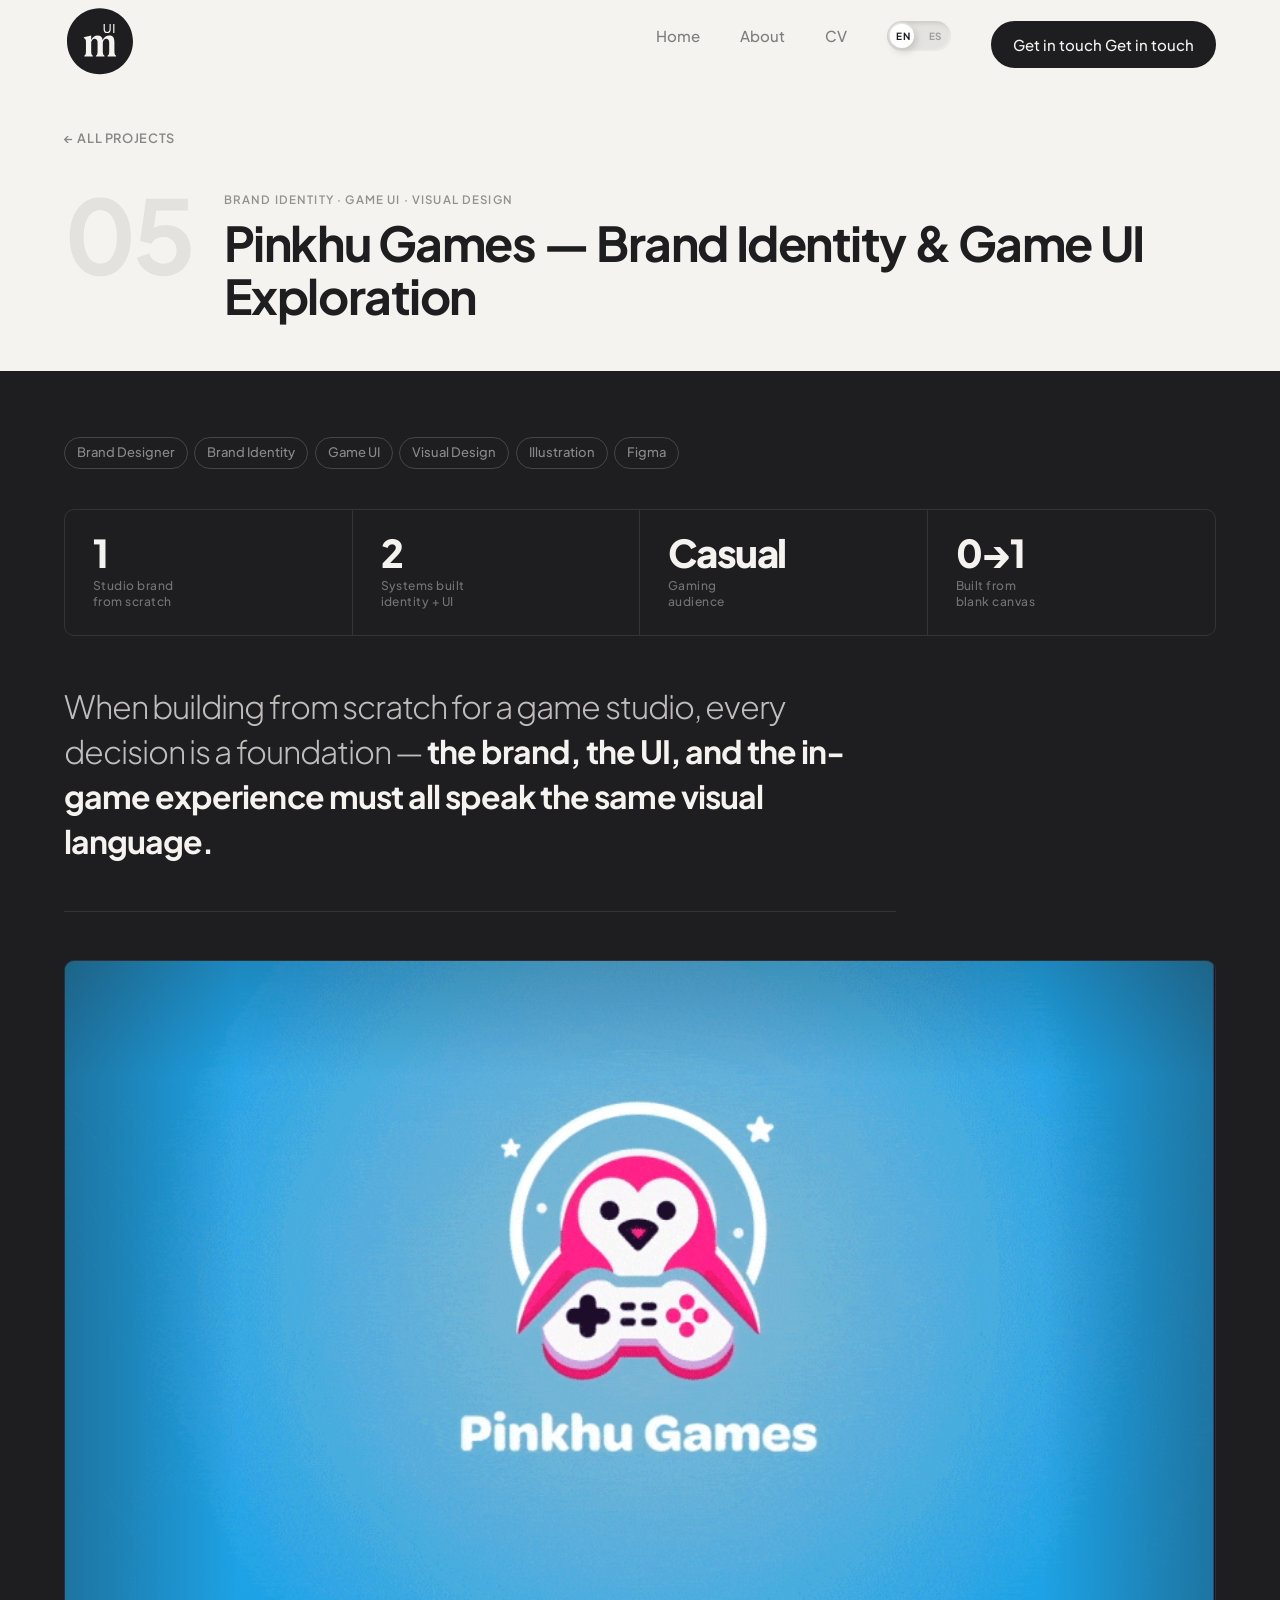
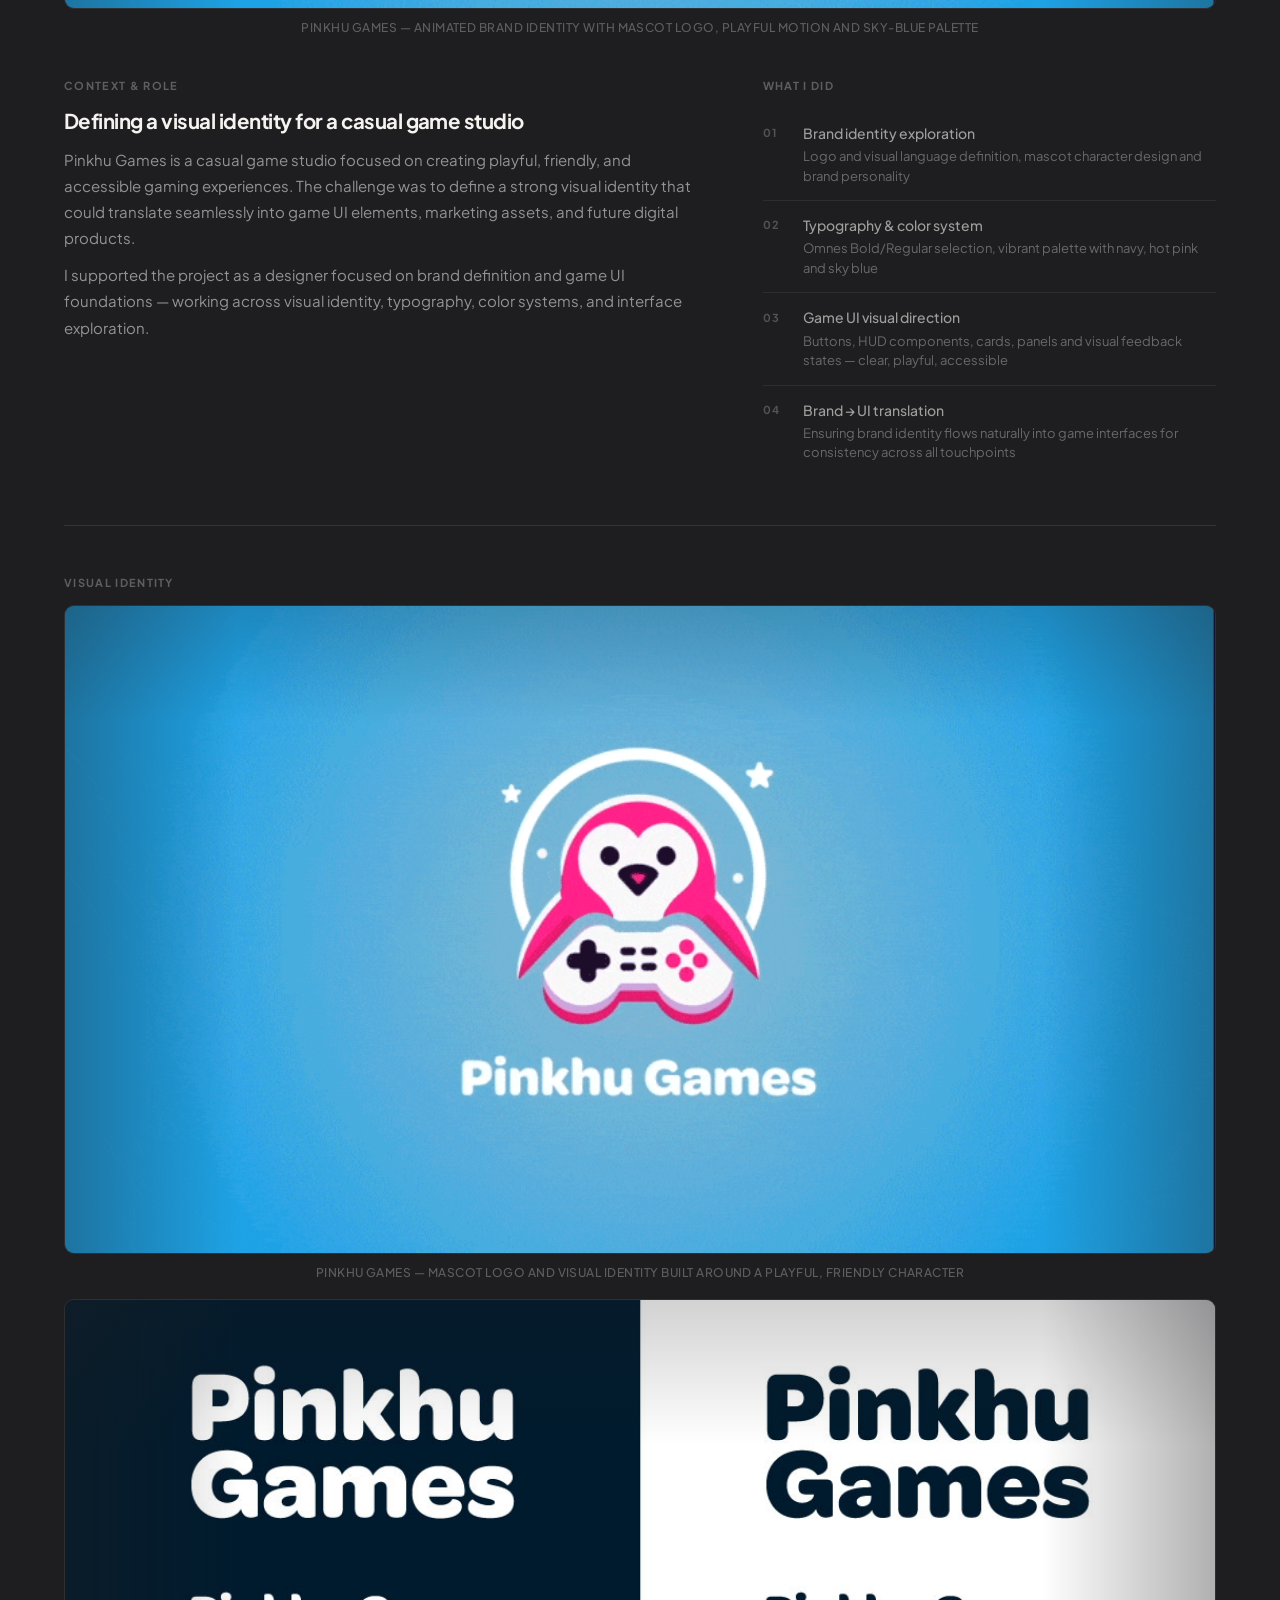
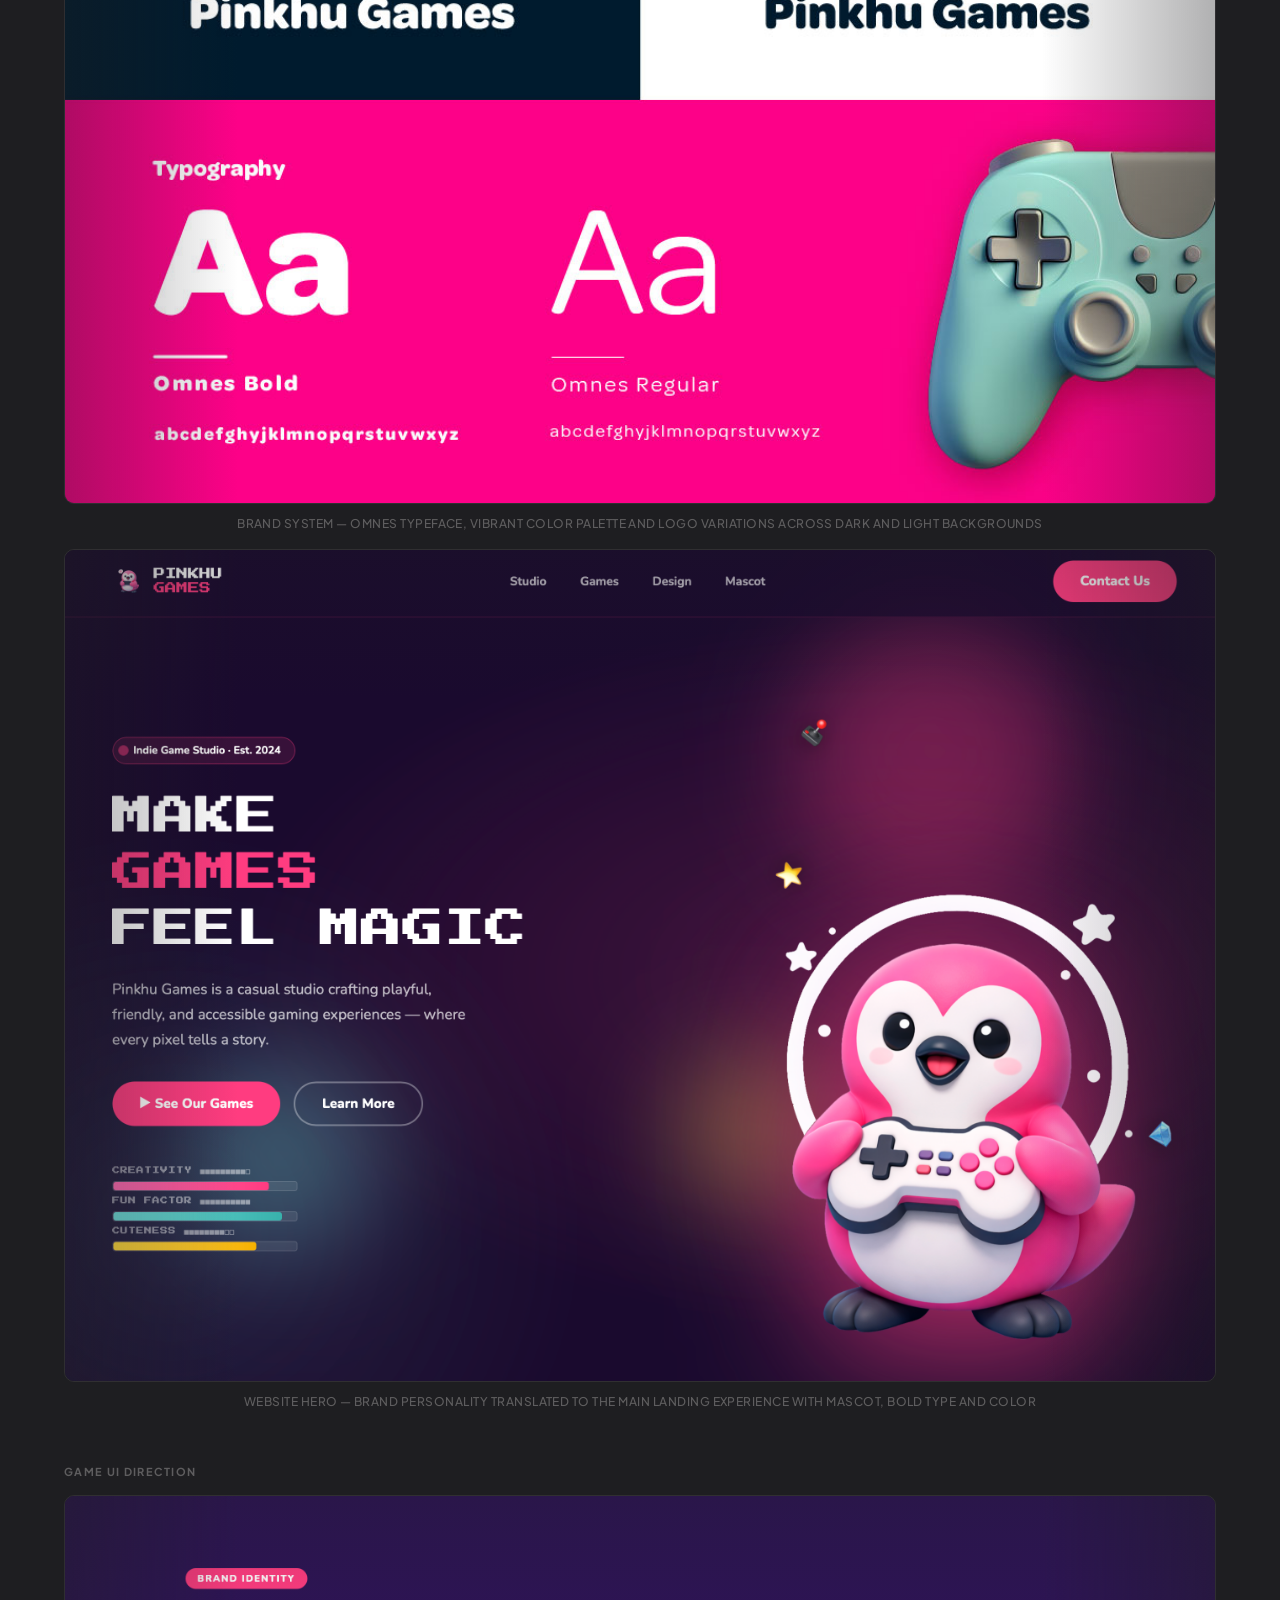
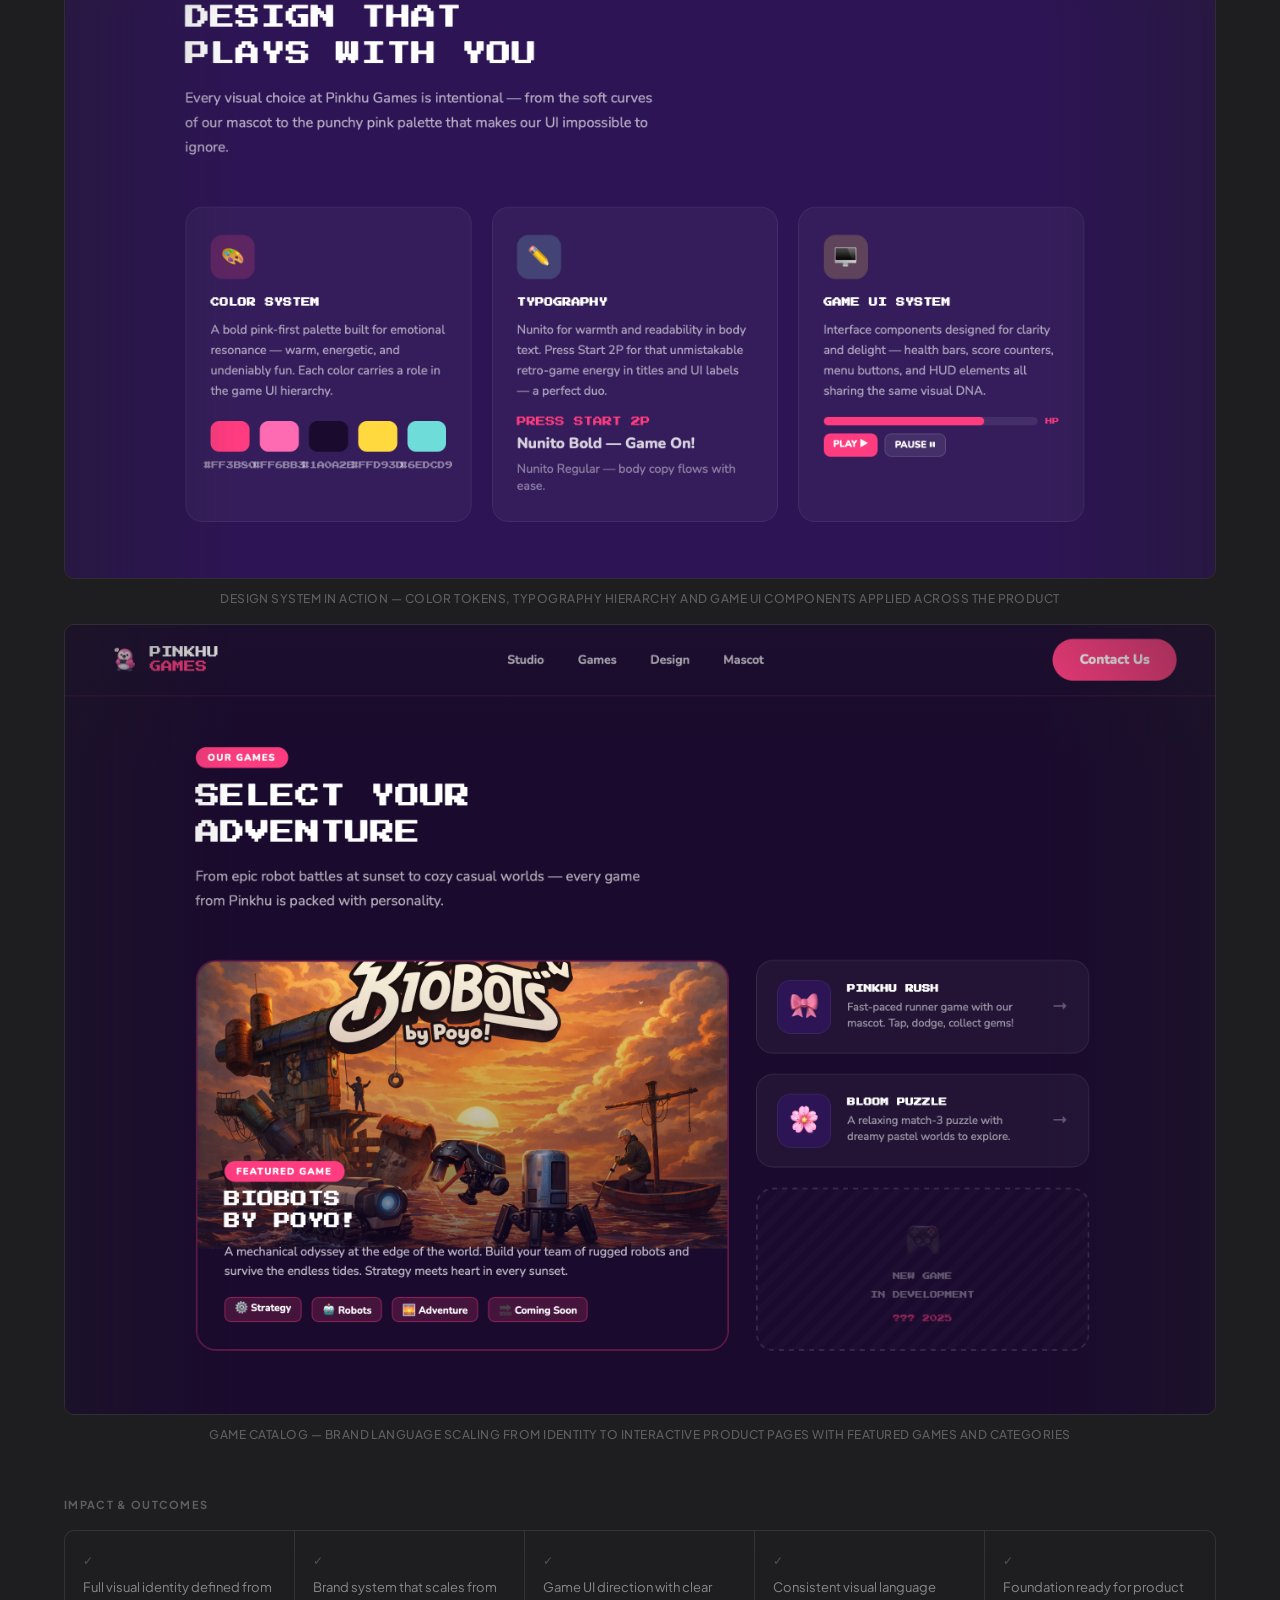
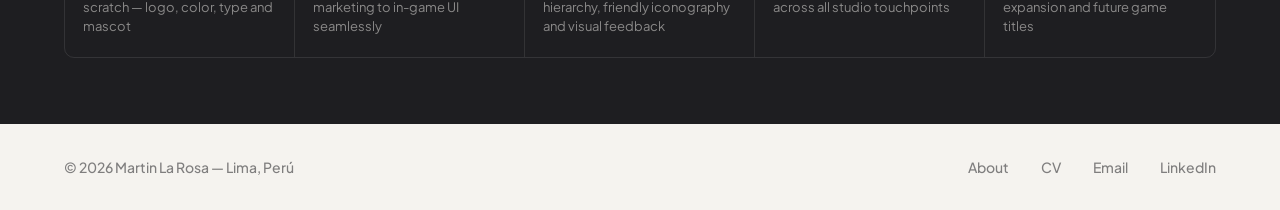
<file: project-05.html>
<!DOCTYPE html>
<html lang="en">
<head>
  <meta charset="UTF-8" />
  <meta name="viewport" content="width=device-width, initial-scale=1.0" />
  <title>Pinkhu Games — Brand Identity & Game UI · Martin La Rosa</title>
  <link rel="preconnect" href="https://fonts.googleapis.com" />
  <link rel="preconnect" href="https://fonts.gstatic.com" crossorigin />
  <link href="https://fonts.googleapis.com/css2?family=Plus+Jakarta+Sans:ital,wght@0,300;0,400;0,500;0,600;0,700;1,300;1,400&display=swap" rel="stylesheet" />
  <style>
    *, *::before, *::after { box-sizing: border-box; margin: 0; padding: 0; }
    html { scroll-behavior: smooth; }
    :root { --cream:#f5f3ef; --cream-dark:#e4e1da; --ink:#1e1e21; --ink-muted:rgba(30,30,33,0.55); --white:#fff; --line:2px solid #1e1e21; --font:'Plus Jakarta Sans', sans-serif; --max:80.625rem; --pad:4rem; --nav-h:90px; }
    body { font-family: var(--font); font-size: 1.125rem; font-weight: 500; line-height: 1.6; color: var(--ink); background: var(--ink); -webkit-font-smoothing: antialiased; -moz-osx-font-smoothing: grayscale; }
    a { color: inherit; text-decoration: none; }
    img { display: block; width: 100%; }
    .nav { position: fixed; top: 0; left: 0; right: 0; height: var(--nav-h); background: transparent; border-bottom: 1px solid transparent; z-index: 200; padding: 0 var(--pad); display: flex; align-items: center; transition: background 0.4s ease, border-color 0.4s ease; }
    .nav.nav-scrolled { background: rgba(245,243,239,0.9); backdrop-filter: blur(12px); -webkit-backdrop-filter: blur(12px); border-bottom: 1px solid transparent; }
    .nav-inner { width: 100%; max-width: var(--max); margin: 0 auto; display: flex; align-items: center; justify-content: space-between; }
    .nav-logo { font-size: 1rem; font-weight: 600; letter-spacing: -0.02em; color: var(--ink); }
    .nav-links { display: flex; gap: 2.5rem; list-style: none; }
    .nav-links a { font-size: 0.9375rem; font-weight: 500; color: var(--ink-muted); transition: color 0.15s; }
    .nav-links a:hover { color: var(--ink); }
    .nav-cta { display: inline-flex; align-items: center; padding: 0.6rem 1.25rem; border: var(--line); border-radius: 100px; font-size: 0.875rem; font-weight: 600; background: var(--ink); color: var(--cream) !important; overflow: hidden; position: relative; isolation: isolate; transition: color 0.45s cubic-bezier(0.19,1,0.22,1); }
    .nav-cta::before { content: ''; position: absolute; left: var(--mx,50%); top: var(--my,50%); width: 260px; height: 260px; background: var(--cream); border-radius: 50%; transform: translate(-50%,-50%) scale(0); transition: transform 0.6s cubic-bezier(0.19,1,0.22,1); z-index: 0; }
    .nav-cta:hover::before { transform: translate(-50%,-50%) scale(1); }
    .nav-cta:hover { color: var(--ink) !important; }
    .main { background: var(--cream); }
    .lang-sw { position: relative; width: 64px; height: 30px; border-radius: 100px; border: none; cursor: pointer; flex-shrink: 0; padding: 0 9px; display: flex; align-items: center; justify-content: space-between; background: rgba(30,30,33,0.07); box-shadow: inset 2px 2px 5px rgba(0,0,0,0.13), inset -1px -1px 3px rgba(255,255,255,0.55); transition: box-shadow 0.2s; }
    .lang-sw-knob { position: absolute; top: 3px; left: 3px; width: 24px; height: 24px; border-radius: 50%; background: #fff; box-shadow: 2px 3px 8px rgba(0,0,0,0.18), -1px -1px 3px rgba(255,255,255,0.9); transition: transform 0.38s cubic-bezier(0.34,1.4,0.64,1); pointer-events: none; }
    html[lang="es"] .lang-sw-knob { transform: translateX(34px); }
    .lang-sw-label { font-family: var(--font); font-size: 0.62rem; font-weight: 700; letter-spacing: 0.07em; color: rgba(30,30,33,0.35); z-index: 1; user-select: none; transition: color 0.2s; }
    html[lang="en"] .lang-sw [data-lang="en"], html[lang="es"] .lang-sw [data-lang="es"] { color: var(--ink); }
    footer { background: var(--cream); border-top: var(--line); padding: 2rem var(--pad); }
    .foot-inner { max-width: var(--max); margin: 0 auto; display: flex; align-items: center; justify-content: space-between; flex-wrap: wrap; gap: 1rem; }
    .foot-copy { font-size: 0.875rem; font-weight: 500; color: var(--ink-muted); }
    .foot-links { display: flex; gap: 2rem; }
    .foot-links a { font-size: 0.875rem; font-weight: 500; color: var(--ink-muted); transition: color 0.15s; }
    .foot-links a:hover { color: var(--ink); }
    .proj-back-wrap { max-width: var(--max); margin: 0 auto; padding: calc(var(--nav-h) + 2rem) var(--pad) 0; }
    .proj-back { display: inline-flex; align-items: center; gap: 0.5rem; font-size: 0.8rem; font-weight: 600; letter-spacing: 0.05em; text-transform: uppercase; color: var(--ink); text-decoration: none; opacity: 0.5; transition: opacity 0.2s; }
    .proj-back:hover { opacity: 1; }
    .proj-page-hd { max-width: var(--max); margin: 0 auto; padding: 2rem var(--pad) 3rem; border-bottom: var(--line); }
    .proj-page-hd-inner { display: flex; align-items: flex-start; gap: 2rem; }
    .proj-page-num { font-size: clamp(4rem,8vw,7rem); font-weight: 700; letter-spacing: -0.04em; line-height: 1; color: rgba(30,30,33,0.08); flex-shrink: 0; }
    .proj-page-meta { padding-top: 0.5rem; }
    .proj-page-cat { font-size: 0.72rem; font-weight: 600; letter-spacing: 0.1em; text-transform: uppercase; opacity: 0.45; display: block; margin-bottom: 0.5rem; }
    .proj-page-title { font-size: clamp(1.8rem,4vw,3rem); font-weight: 700; letter-spacing: -0.03em; line-height: 1.1; }
    .cs-page-body { max-width: var(--max); margin: 0 auto; padding: 4rem var(--pad); background: var(--ink); color: var(--cream); }
    .cs-tags { display: flex; flex-wrap: wrap; gap: 0.4rem; margin-bottom: 2.5rem; }
    .cs-tag { padding: 0.28rem 0.75rem; border: 1.5px solid rgba(245,243,239,0.18); border-radius: 100px; font-size: 0.8125rem; font-weight: 500; color: rgba(245,243,239,0.5); }
    .cs-metrics { display: grid; grid-template-columns: repeat(4,1fr); border: 1px solid rgba(245,243,239,0.1); border-radius: 10px; overflow: hidden; margin-bottom: 3rem; }
    .cs-metric { padding: 1.5rem 1.75rem; border-right: 1px solid rgba(245,243,239,0.1); }
    .cs-metric:last-child { border-right: none; }
    .cs-metric-n { font-size: clamp(1.75rem,3vw,2.5rem); font-weight: 800; letter-spacing: -0.04em; color: var(--cream); line-height: 1; margin-bottom: 0.35rem; }
    .cs-metric-l { font-size: 0.75rem; font-weight: 500; color: rgba(245,243,239,0.4); letter-spacing: 0.04em; line-height: 1.4; }
    .cs-statement { font-size: clamp(1.25rem,2.5vw,2rem); font-weight: 300; letter-spacing: -0.03em; line-height: 1.4; color: rgba(245,243,239,0.75); max-width: 52rem; margin-bottom: 3rem; padding-bottom: 3rem; border-bottom: 1px solid rgba(245,243,239,0.1); }
    .cs-statement strong { font-weight: 700; color: var(--cream); }
    .cs-grid { display: grid; grid-template-columns: 1.4fr 1fr; gap: 4rem; padding-bottom: 3rem; border-bottom: 1px solid rgba(245,243,239,0.1); margin-bottom: 3rem; }
    .cs-label { font-size: 0.6875rem; font-weight: 700; letter-spacing: 0.12em; text-transform: uppercase; color: rgba(245,243,239,0.3); margin-bottom: 0.875rem; display: block; }
    .cs-h { font-size: clamp(1rem,1.6vw,1.35rem); font-weight: 700; letter-spacing: -0.025em; color: var(--cream); margin-bottom: 0.75rem; line-height: 1.25; }
    .cs-p { font-size: 0.9375rem; font-weight: 400; line-height: 1.75; color: rgba(245,243,239,0.55); }
    .cs-p + .cs-p { margin-top: 0.65rem; }
    .cs-steps { display: flex; flex-direction: column; gap: 0; margin-top: 0.5rem; }
    .cs-step { display: flex; gap: 1rem; align-items: flex-start; padding: 0.875rem 0; border-bottom: 1px solid rgba(245,243,239,0.07); }
    .cs-step:last-child { border-bottom: none; }
    .cs-step-n { font-size: 0.6875rem; font-weight: 700; color: rgba(245,243,239,0.25); letter-spacing: 0.08em; min-width: 1.5rem; padding-top: 0.1em; }
    .cs-step-text { font-size: 0.875rem; font-weight: 500; color: rgba(245,243,239,0.6); line-height: 1.5; }
    .cs-step-text span { display: block; font-size: 0.8125rem; font-weight: 400; color: rgba(245,243,239,0.35); margin-top: 0.2rem; }
    .cs-img-stack { display: flex; flex-direction: column; gap: 0.75rem; margin-bottom: 3rem; }
    .cs-img-full { position: relative; border-radius: 10px; overflow: hidden; border: 1px solid rgba(245,243,239,0.08); }
    .cs-img-full img { width: 100%; display: block; }
    .cs-img-full::before { content: ''; position: absolute; inset: 0; background: linear-gradient(to right,rgba(30,30,33,0.35) 0%,transparent 15%),linear-gradient(to left,rgba(30,30,33,0.35) 0%,transparent 15%),linear-gradient(to bottom,rgba(30,30,33,0.2) 0%,transparent 18%); pointer-events: none; z-index: 1; }
    .cs-img-caption { font-size: 0.75rem; font-weight: 500; color: rgba(245,243,239,0.3); text-align: center; margin-top: 0.6rem; margin-bottom: 0.25rem; letter-spacing: 0.04em; text-transform: uppercase; }
    .cs-img-stack > div { display: flex; flex-direction: column; }
    .cs-outcomes { display: grid; grid-template-columns: repeat(5,1fr); gap: 0; border: 1px solid rgba(245,243,239,0.1); border-radius: 10px; overflow: hidden; margin-top: 1rem; }
    .cs-outcome { padding: 1.25rem 1.1rem; border-right: 1px solid rgba(245,243,239,0.1); position: relative; }
    .cs-outcome:last-child { border-right: none; }
    .cs-outcome::before { content: '✓'; display: block; font-size: 0.75rem; color: rgba(245,243,239,0.25); margin-bottom: 0.5rem; }
    .cs-outcome-text { font-size: 0.8125rem; font-weight: 400; color: rgba(245,243,239,0.5); line-height: 1.5; }
    @media (max-width: 900px) { :root { --pad: 2rem; } .cs-grid { grid-template-columns: 1fr; gap: 2.5rem; } .cs-metrics { grid-template-columns: repeat(2,1fr); } .cs-outcomes { grid-template-columns: 1fr 1fr; } }
    @media (max-width: 600px) { :root { --pad: 1.25rem; --nav-h: 68px; } .nav-logo svg { height: 44px; width: 44px; } .nav-links { display: none; } .cs-metrics { grid-template-columns: 1fr 1fr; } .cs-outcomes { grid-template-columns: 1fr; } }
  </style>
</head>
<body>
  <nav class="nav">
    <div class="nav-inner">
      <a href="index.html" class="nav-logo">
        <svg height="72" width="72" viewBox="0 0 96 96" fill="none" xmlns="http://www.w3.org/2000/svg" aria-label="Martin La Rosa">
          <path d="M47.68 4.24023C23.27 4.24023 4 23.6502 4 48.2402C4 72.8302 23.27 92.2402 47.68 92.2402C72.09 92.2402 92 72.8302 92 48.2402C92 23.6502 72.09 4.24023 47.68 4.24023ZM65.58 25.4602H67.18V37.3402H65.58V25.4602ZM52.83 25.4602H54.43V32.1502C54.43 34.7802 55.57 35.9702 57.58 35.9702C59.59 35.9702 60.75 34.7802 60.75 32.1502V25.4602H62.3V32.2202C62.3 35.6702 60.52 37.4802 57.56 37.4802C54.6 37.4802 52.82 35.6602 52.82 32.2202V25.4602H52.83ZM69.53 68.5102H58.01V67.5002C60.13 66.8502 60.25 64.3002 60.25 61.2702V49.7702C60.25 46.4502 58.68 44.8502 56.17 44.8502C54.1 44.8502 51.75 47.5202 51.75 49.8902V61.2802C51.75 64.5402 52.03 66.9702 54.04 67.5102V68.5202H42.52V67.5102C44.64 66.8602 44.76 64.3102 44.76 61.2802V49.7802C44.76 46.4602 43.25 44.8602 40.73 44.8602C38.66 44.8602 36.26 47.5902 36.26 49.7202V61.4002C36.26 64.6602 36.6 66.9102 38.55 67.5102V68.5202H27.09V67.5102C29.21 66.8602 29.27 64.4302 29.27 61.4002V48.4102C29.27 46.3302 28.77 45.2702 26.47 43.9602V42.9502L36.25 40.5802V46.6902C37.76 43.2502 41.17 40.5802 44.69 40.5802C48.6 40.5802 51.01 42.4802 51.68 46.8702C52.85 43.2502 56.66 40.5802 60.18 40.5802C64.54 40.5802 67.22 42.4202 67.22 49.5902V61.2702C67.22 64.5302 67.5 66.9602 69.51 67.5002V68.5102H69.53Z" fill="currentColor"/>
        </svg>
      </a>
      <ul class="nav-links">
        <li><a href="index.html" data-t="nav.home">Home</a></li>
        <li><a href="about.html" data-t="nav.about">About</a></li>
        <li><a href="cv.html" data-t="nav.cv">CV</a></li>
        <li>
          <button class="lang-sw" id="langSw" aria-label="Switch language">
            <span class="lang-sw-label" data-lang="en">EN</span>
            <span class="lang-sw-knob"></span>
            <span class="lang-sw-label" data-lang="es">ES</span>
          </button>
        </li>
        <li><a href="https://wa.link/5fqk9j" target="_blank" rel="noopener" class="nav-cta">
          <span class="btn-split" data-t-split="nav.cta">
            <span class="bs-top">Get in touch</span>
            <span class="bs-bot">Get in touch</span>
          </span>
        </a></li>
      </ul>
    </div>
  </nav>

  <div class="main">
    <div class="proj-back-wrap">
      <a href="index.html#recent-projects" class="proj-back">← All Projects</a>
    </div>
    <div class="proj-page-hd">
      <div class="proj-page-hd-inner">
        <span class="proj-page-num">05</span>
        <div class="proj-page-meta">
          <span class="proj-page-cat">Brand Identity · Game UI · Visual Design</span>
          <h1 class="proj-page-title">Pinkhu Games — Brand Identity & Game UI Exploration</h1>
        </div>
      </div>
    </div>

    <div class="cs-page-body">
      <div class="cs-tags">
        <span class="cs-tag" data-t="cs05.tag1">Brand Designer</span>
        <span class="cs-tag" data-t="cs05.tag2">Brand Identity</span>
        <span class="cs-tag" data-t="cs05.tag3">Game UI</span>
        <span class="cs-tag">Visual Design</span>
        <span class="cs-tag">Illustration</span>
        <span class="cs-tag">Figma</span>
      </div>
      <div class="cs-metrics">
        <div class="cs-metric">
          <div class="cs-metric-n">1</div>
          <div class="cs-metric-l" data-t-html="cs05.m1l">Studio brand<br>from scratch</div>
        </div>
        <div class="cs-metric">
          <div class="cs-metric-n">2</div>
          <div class="cs-metric-l" data-t-html="cs05.m2l">Systems built<br>identity + UI</div>
        </div>
        <div class="cs-metric">
          <div class="cs-metric-n">Casual</div>
          <div class="cs-metric-l" data-t-html="cs05.m3l">Gaming<br>audience</div>
        </div>
        <div class="cs-metric">
          <div class="cs-metric-n">0→1</div>
          <div class="cs-metric-l" data-t-html="cs05.m4l">Built from<br>blank canvas</div>
        </div>
      </div>
      <p class="cs-statement" data-t-html="cs05.stmt">When building from scratch for a game studio, every decision is a foundation — <strong>the brand, the UI, and the in-game experience must all speak the same visual language.</strong></p>
      <div class="cs-img-full" style="margin-bottom:0.5rem;">
        <img src="img/68ec4e30b9a096633f319629_Comp-1_1.gif" alt="Pinkhu Games — animated logo" />
      </div>
      <p class="cs-img-caption" style="margin-bottom:2.5rem;" data-t="cs05.cap1">Pinkhu Games — animated brand identity with mascot logo, playful motion and sky-blue palette</p>
      <div class="cs-grid">
        <div>
          <span class="cs-label" data-t="cs05.ctx.label">Context & Role</span>
          <h4 class="cs-h" data-t="cs05.ctx.h">Defining a visual identity for a casual game studio</h4>
          <p class="cs-p" data-t="cs05.ctx.p1">Pinkhu Games is a casual game studio focused on creating playful, friendly, and accessible gaming experiences. The challenge was to define a strong visual identity that could translate seamlessly into game UI elements, marketing assets, and future digital products.</p>
          <p class="cs-p" data-t="cs05.ctx.p2">I supported the project as a designer focused on brand definition and game UI foundations — working across visual identity, typography, color systems, and interface exploration.</p>
        </div>
        <div>
          <span class="cs-label" data-t="cs05.proc.label">What I did</span>
          <div class="cs-steps">
            <div class="cs-step"><span class="cs-step-n">01</span>
              <div class="cs-step-text" data-t-html="cs05.s1">Brand identity exploration<span>Logo and visual language definition, mascot character design and brand personality</span></div>
            </div>
            <div class="cs-step"><span class="cs-step-n">02</span>
              <div class="cs-step-text" data-t-html="cs05.s2">Typography & color system<span>Omnes Bold/Regular selection, vibrant palette with navy, hot pink and sky blue</span></div>
            </div>
            <div class="cs-step"><span class="cs-step-n">03</span>
              <div class="cs-step-text" data-t-html="cs05.s3">Game UI visual direction<span>Buttons, HUD components, cards, panels and visual feedback states — clear, playful, accessible</span></div>
            </div>
            <div class="cs-step"><span class="cs-step-n">04</span>
              <div class="cs-step-text" data-t-html="cs05.s4">Brand → UI translation<span>Ensuring brand identity flows naturally into game interfaces for consistency across all touchpoints</span></div>
            </div>
          </div>
        </div>
      </div>

      <span class="cs-label" data-t="cs05.vi.label">Visual Identity</span>
      <div class="cs-img-stack">
        <div><div class="cs-img-full"><img src="img/pinku_1.jpg" alt="Pinkhu Games — hero visual" /></div>
          <p class="cs-img-caption" data-t="cs05.cap1">Pinkhu Games — mascot logo and visual identity built around a playful, friendly character</p>
        </div>
        <div><div class="cs-img-full"><img src="img/pinku_2.jpg" alt="Pinkhu Games — typography & brand system" /></div>
          <p class="cs-img-caption" data-t="cs05.cap2">Brand system — Omnes typeface, vibrant color palette and logo variations across dark and light backgrounds</p>
        </div>
        <div><div class="cs-img-full"><img src="img/pinkhu_s4.png" alt="Pinkhu Games — Make Games Feel Magic" /></div>
          <p class="cs-img-caption" data-t="cs05.cap3">Website hero — brand personality translated to the main landing experience with mascot, bold type and color</p>
        </div>
      </div>

      <span class="cs-label" data-t="cs05.gui.label">Game UI Direction</span>
      <div class="cs-img-stack">
        <div><div class="cs-img-full"><img src="img/pinkhu_s6.png" alt="Pinkhu Games — Design That Plays With You" /></div>
          <p class="cs-img-caption" data-t="cs05.cap4">Design system in action — color tokens, typography hierarchy and game UI components applied across the product</p>
        </div>
        <div><div class="cs-img-full"><img src="img/pinkhu_select.png" alt="Pinkhu Games — Select Your Adventure" /></div>
          <p class="cs-img-caption" data-t="cs05.cap5">Game catalog — brand language scaling from identity to interactive product pages with featured games and categories</p>
        </div>
      </div>

      <span class="cs-label" data-t="cs.impact">Impact & Outcomes</span>
      <div class="cs-outcomes">
        <div class="cs-outcome"><p class="cs-outcome-text" data-t="cs05.o1">Full visual identity defined from scratch — logo, color, type and mascot</p></div>
        <div class="cs-outcome"><p class="cs-outcome-text" data-t="cs05.o2">Brand system that scales from marketing to in-game UI seamlessly</p></div>
        <div class="cs-outcome"><p class="cs-outcome-text" data-t="cs05.o3">Game UI direction with clear hierarchy, friendly iconography and visual feedback</p></div>
        <div class="cs-outcome"><p class="cs-outcome-text" data-t="cs05.o4">Consistent visual language across all studio touchpoints</p></div>
        <div class="cs-outcome"><p class="cs-outcome-text" data-t="cs05.o5">Foundation ready for product expansion and future game titles</p></div>
      </div>
    </div>
  </div>

  <footer>
    <div class="foot-inner">
      <span class="foot-copy">© 2026 Martin La Rosa — Lima, Perú</span>
      <div class="foot-links">
        <a href="about.html">About</a>
        <a href="cv.html">CV</a>
        <a href="mailto:martinmind.dg@gmail.com">Email</a>
        <a href="https://linkedin.com/in/martinlarosa" target="_blank">LinkedIn</a>
      </div>
    </div>
  </footer>

<script>
  (function() { const nav = document.querySelector('.nav'); if (!nav) return; function updateNav() { nav.classList.toggle('nav-scrolled', window.scrollY > 30); } updateNav(); window.addEventListener('scroll', updateNav, { passive: true }); })();
  const T = {
    en: {
      'nav.home':'Home','nav.about':'About','nav.cv':'CV','nav.cta':'Get in touch',
      'cs.impact':'Impact & Outcomes',
      'cs05.tag1':'Brand Designer','cs05.tag2':'Brand Identity','cs05.tag3':'Game UI',
      'cs05.m1l':'Studio brand<br>from scratch','cs05.m2l':'Systems built<br>identity + UI','cs05.m3l':'Gaming<br>audience','cs05.m4l':'Built from<br>blank canvas',
      'cs05.stmt':'When building from scratch for a game studio, every decision is a foundation — <strong>the brand, the UI, and the in-game experience must all speak the same visual language.</strong>',
      'cs05.cap1':'Pinkhu Games — mascot logo and visual identity built around a playful, friendly character',
      'cs05.ctx.label':'Context & Role','cs05.ctx.h':'Defining a visual identity for a casual game studio',
      'cs05.ctx.p1':'Pinkhu Games is a casual game studio focused on creating playful, friendly, and accessible gaming experiences. The challenge was to define a strong visual identity that could translate seamlessly into game UI elements, marketing assets, and future digital products.',
      'cs05.ctx.p2':'I supported the project as a designer focused on brand definition and game UI foundations — working across visual identity, typography, color systems, and interface exploration.',
      'cs05.proc.label':'What I did',
      'cs05.s1':'Brand identity exploration<span>Logo and visual language definition, mascot character design and brand personality</span>',
      'cs05.s2':'Typography & color system<span>Omnes Bold/Regular selection, vibrant palette with navy, hot pink and sky blue</span>',
      'cs05.s3':'Game UI visual direction<span>Buttons, HUD components, cards, panels and visual feedback states — clear, playful, accessible</span>',
      'cs05.s4':'Brand → UI translation<span>Ensuring brand identity flows naturally into game interfaces for consistency across all touchpoints</span>',
      'cs05.vi.label':'Visual Identity',
      'cs05.cap2':'Brand system — Omnes typeface, vibrant color palette and logo variations across dark and light backgrounds',
      'cs05.cap3':'Website hero — brand personality translated to the main landing experience with mascot, bold type and color',
      'cs05.gui.label':'Game UI Direction',
      'cs05.cap4':'Design system in action — color tokens, typography hierarchy and game UI components applied across the product',
      'cs05.cap5':'Game catalog — brand language scaling from identity to interactive product pages with featured games and categories',
      'cs05.o1':'Full visual identity defined from scratch — logo, color, type and mascot',
      'cs05.o2':'Brand system that scales from marketing to in-game UI seamlessly',
      'cs05.o3':'Game UI direction with clear hierarchy, friendly iconography and visual feedback',
      'cs05.o4':'Consistent visual language across all studio touchpoints',
      'cs05.o5':'Foundation ready for product expansion and future game titles',
    },
    es: {
      'nav.home':'Inicio','nav.about':'Sobre mí','nav.cv':'CV','nav.cta':'Contáctame',
      'cs.impact':'Impacto & Resultados',
      'cs05.tag1':'Diseñador de Marca','cs05.tag2':'Identidad de Marca','cs05.tag3':'Game UI',
      'cs05.m1l':'Marca de estudio<br>desde cero','cs05.m2l':'Sistemas creados<br>identidad + UI','cs05.m3l':'Audiencia<br>casual gaming','cs05.m4l':'Construido desde<br>hoja en blanco',
      'cs05.stmt':'Al construir desde cero para un estudio de juegos, cada decisión es una base — <strong>la marca, la UI y la experiencia in-game deben hablar el mismo lenguaje visual.</strong>',
      'cs05.cap1':'Pinkhu Games — logo mascota e identidad visual construidos alrededor de un personaje lúdico y amigable',
      'cs05.ctx.label':'Contexto & Rol','cs05.ctx.h':'Definiendo una identidad visual para un estudio de juegos casuales',
      'cs05.ctx.p1':'Pinkhu Games es un estudio de juegos casuales enfocado en crear experiencias de juego lúdicas, amigables y accesibles. El desafío fue definir una identidad visual sólida que pudiera traducirse sin fricción en elementos de game UI, assets de marketing y futuros productos digitales.',
      'cs05.ctx.p2':'Participé en el proyecto como diseñador enfocado en la definición de marca y las bases de game UI — trabajando en identidad visual, tipografía, sistemas de color y exploración de interfaces.',
      'cs05.proc.label':'Lo que hice',
      'cs05.s1':'Exploración de identidad de marca<span>Definición de logo, lenguaje visual, diseño del personaje mascota y personalidad de marca</span>',
      'cs05.s2':'Tipografía & sistema de color<span>Selección de Omnes Bold/Regular, paleta vibrante con navy, rosa intenso y celeste</span>',
      'cs05.s3':'Dirección visual de Game UI<span>Botones, componentes HUD, cards, paneles y estados de feedback — claro, lúdico y accesible</span>',
      'cs05.s4':'Traducción marca → UI<span>Garantizar que la identidad de marca fluya naturalmente a las interfaces de juego en todos los touchpoints</span>',
      'cs05.vi.label':'Identidad Visual',
      'cs05.cap2':'Sistema de marca — tipografía Omnes, paleta vibrante y variaciones de logo en fondos oscuros y claros',
      'cs05.cap3':'Identidad en contexto — formas redondeadas, colores intensos y elementos gráficos 3D reforzando un tono divertido y accesible',
      'cs05.gui.label':'Dirección de Game UI',
      'cs05.cap4':'Dirección de UI en dispositivo — sombras suaves, profundidad y composición espacial traduciendo la marca a interfaces jugables',
      'cs05.cap5':'Concept art del juego — dirección visual explorando world-building y narrativa ambiental para escenas in-game',
      'cs05.o1':'Identidad visual completa definida desde cero — logo, color, tipografía y mascota',
      'cs05.o2':'Sistema de marca que escala de marketing a game UI sin fricción',
      'cs05.o3':'Dirección de game UI con jerarquía clara, iconografía amigable y feedback visual',
      'cs05.o4':'Lenguaje visual consistente en todos los touchpoints del estudio',
      'cs05.o5':'Base lista para expansión de producto y futuros títulos del estudio',
    }
  };
  function setLang(lang) {
    document.documentElement.setAttribute('lang', lang);
    document.querySelectorAll('[data-t]').forEach(el => { const v = T[lang][el.dataset.t]; if (v !== undefined) el.textContent = v; });
    document.querySelectorAll('[data-t-html]').forEach(el => { const v = T[lang][el.dataset.tHtml]; if (v !== undefined) el.innerHTML = v; });
    document.querySelectorAll('[data-t-split]').forEach(el => { const v = T[lang][el.dataset.tSplit]; if (v !== undefined) el.querySelectorAll('.bs-top,.bs-bot').forEach(s => s.textContent = v); });
    localStorage.setItem('portfolio-lang', lang);
  }
  const savedLang = localStorage.getItem('portfolio-lang') || 'en';
  document.documentElement.setAttribute('lang', savedLang);
  if (savedLang === 'es') setLang('es');
  document.getElementById('langSw').addEventListener('click', () => { const current = document.documentElement.getAttribute('lang') || 'en'; setLang(current === 'en' ? 'es' : 'en'); });
  document.querySelectorAll('.btn-primary, .nav-cta').forEach(btn => { btn.addEventListener('mousemove', e => { const r = btn.getBoundingClientRect(); btn.style.setProperty('--mx', (e.clientX - r.left) + 'px'); btn.style.setProperty('--my', (e.clientY - r.top) + 'px'); }); });
</script>
</body>
</html>
</file>
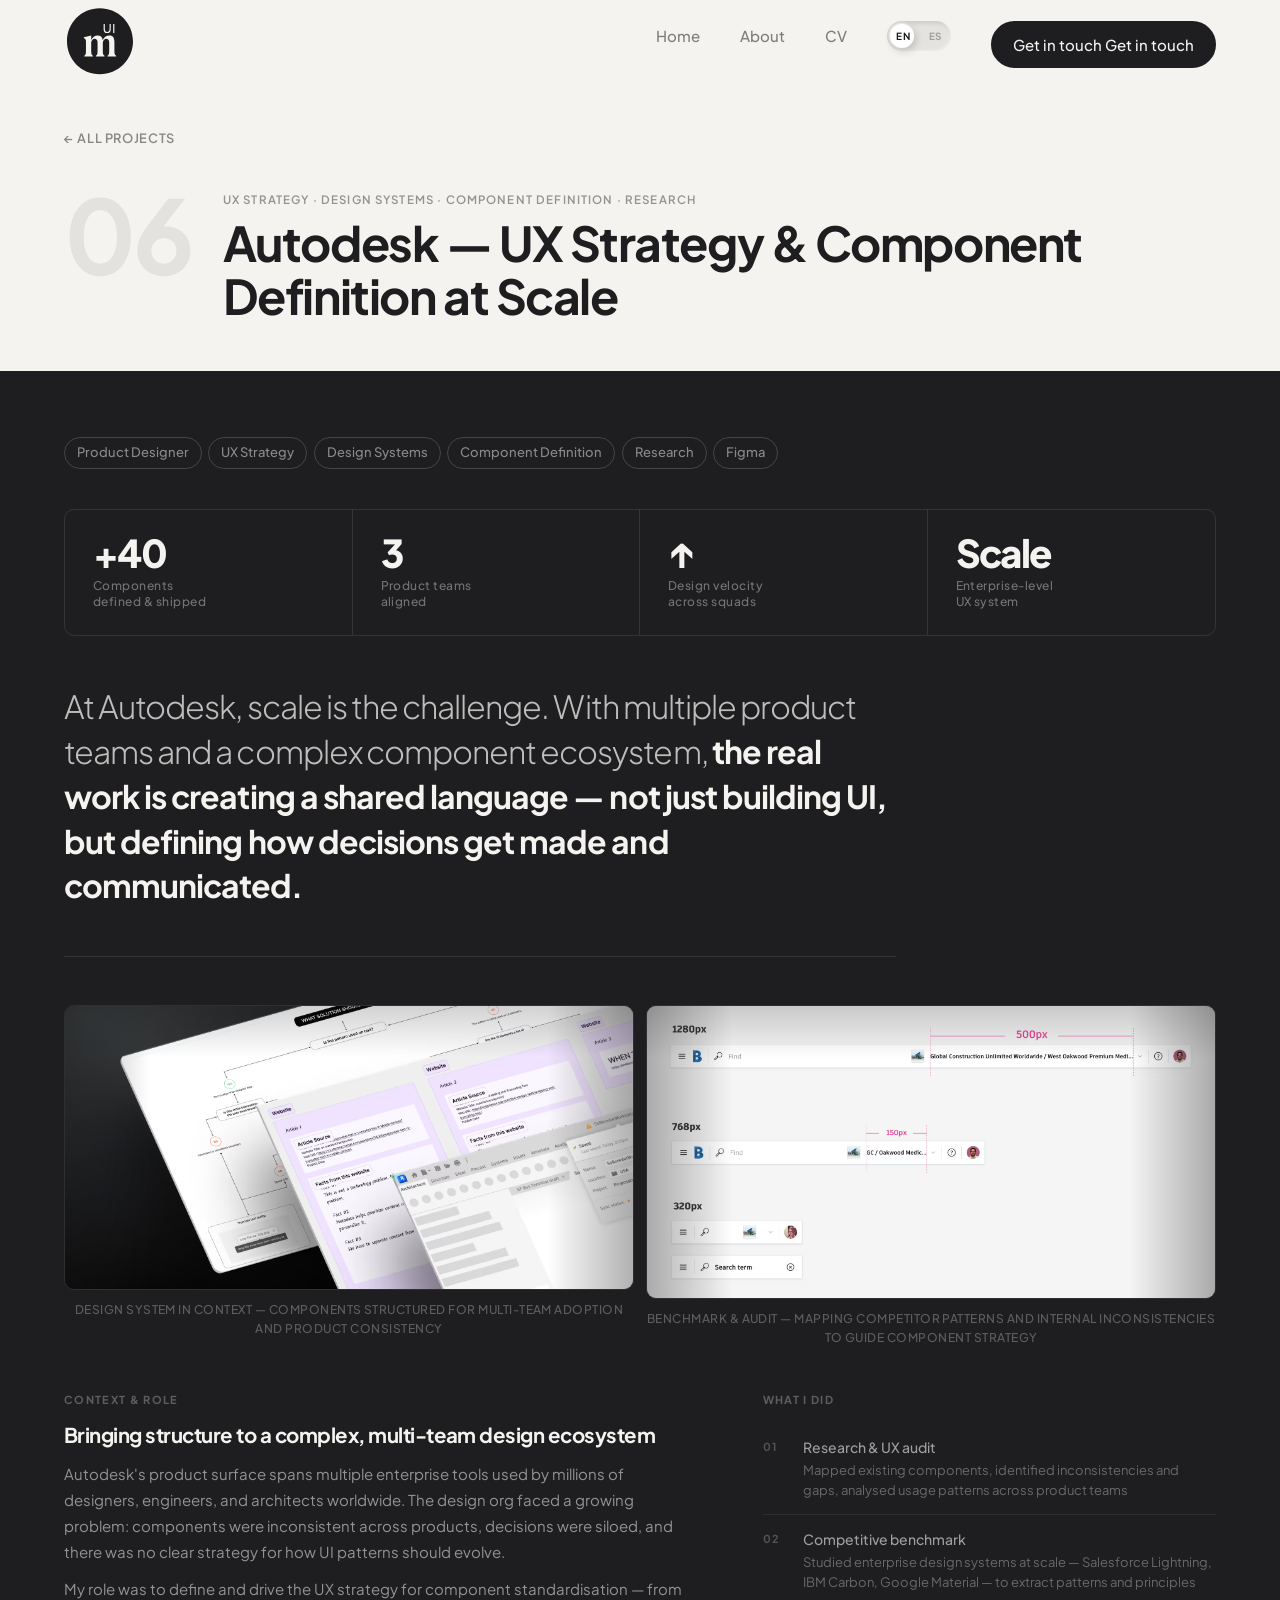
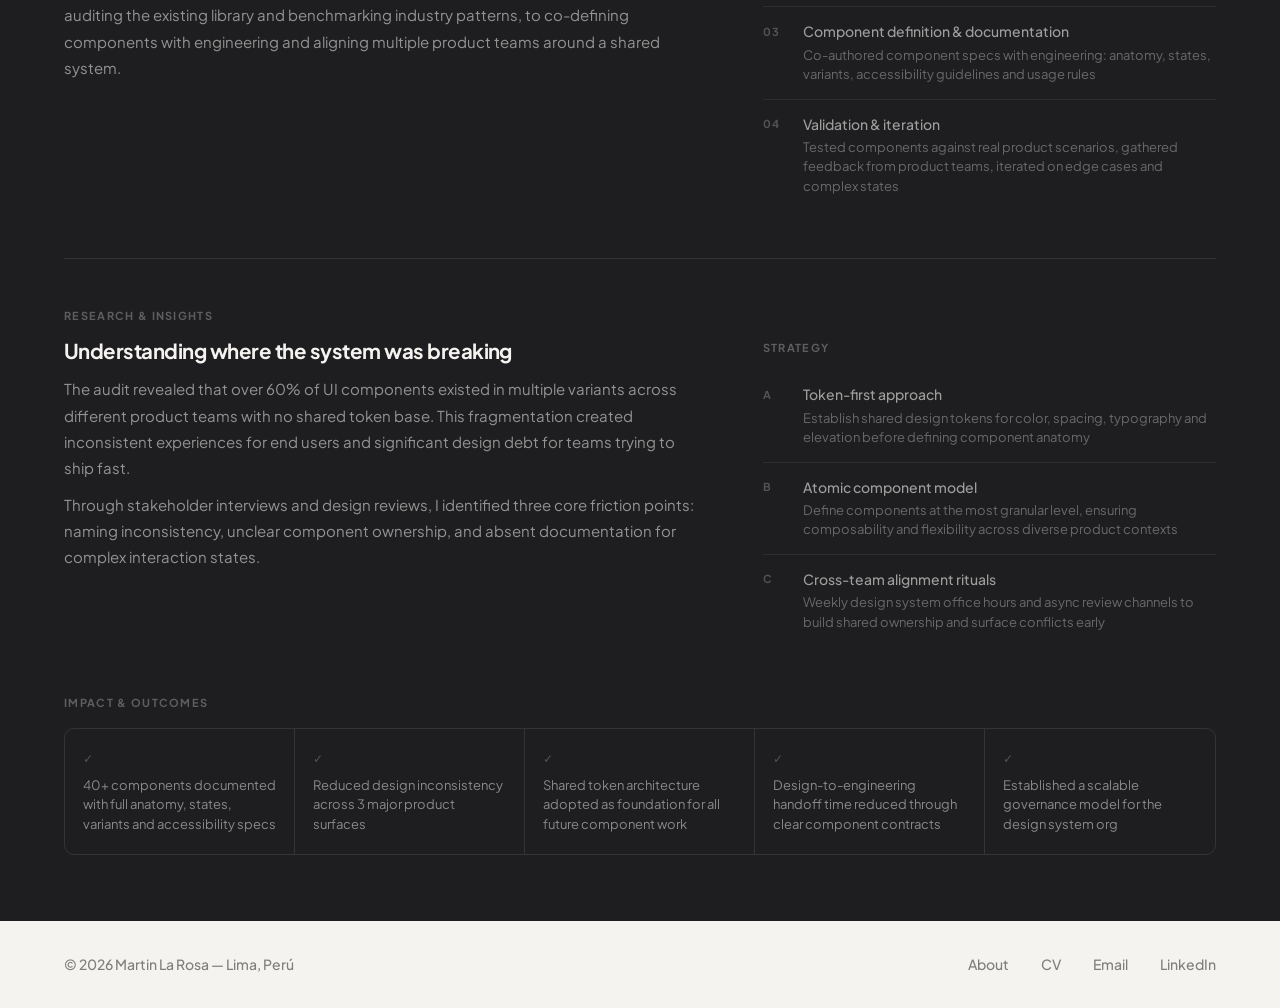
<file: project-06.html>
<!DOCTYPE html>
<html lang="en">
<head>
  <meta charset="UTF-8" />
  <meta name="viewport" content="width=device-width, initial-scale=1.0" />
  <title>Autodesk — UX Strategy & Component Definition · Martin La Rosa</title>
  <link rel="preconnect" href="https://fonts.googleapis.com" />
  <link rel="preconnect" href="https://fonts.gstatic.com" crossorigin />
  <link href="https://fonts.googleapis.com/css2?family=Plus+Jakarta+Sans:ital,wght@0,300;0,400;0,500;0,600;0,700;1,300;1,400&display=swap" rel="stylesheet" />
  <style>
    *, *::before, *::after { box-sizing: border-box; margin: 0; padding: 0; }
    html { scroll-behavior: smooth; }
    :root { --cream:#f5f3ef; --cream-dark:#e4e1da; --ink:#1e1e21; --ink-muted:rgba(30,30,33,0.55); --white:#fff; --line:2px solid #1e1e21; --font:'Plus Jakarta Sans', sans-serif; --max:80.625rem; --pad:4rem; --nav-h:90px; }
    body { font-family: var(--font); font-size: 1.125rem; font-weight: 500; line-height: 1.6; color: var(--ink); background: var(--ink); -webkit-font-smoothing: antialiased; -moz-osx-font-smoothing: grayscale; }
    a { color: inherit; text-decoration: none; }
    img { display: block; width: 100%; }
    .nav { position: fixed; top: 0; left: 0; right: 0; height: var(--nav-h); background: transparent; border-bottom: 1px solid transparent; z-index: 200; padding: 0 var(--pad); display: flex; align-items: center; transition: background 0.4s ease, border-color 0.4s ease; }
    .nav.nav-scrolled { background: rgba(245,243,239,0.9); backdrop-filter: blur(12px); -webkit-backdrop-filter: blur(12px); border-bottom: 1px solid transparent; }
    .nav-inner { width: 100%; max-width: var(--max); margin: 0 auto; display: flex; align-items: center; justify-content: space-between; }
    .nav-logo { font-size: 1rem; font-weight: 600; letter-spacing: -0.02em; color: var(--ink); }
    .nav-links { display: flex; gap: 2.5rem; list-style: none; }
    .nav-links a { font-size: 0.9375rem; font-weight: 500; color: var(--ink-muted); transition: color 0.15s; }
    .nav-links a:hover { color: var(--ink); }
    .nav-cta { display: inline-flex; align-items: center; padding: 0.6rem 1.25rem; border: var(--line); border-radius: 100px; font-size: 0.875rem; font-weight: 600; background: var(--ink); color: var(--cream) !important; overflow: hidden; position: relative; isolation: isolate; transition: color 0.45s cubic-bezier(0.19,1,0.22,1); }
    .nav-cta::before { content: ''; position: absolute; left: var(--mx,50%); top: var(--my,50%); width: 260px; height: 260px; background: var(--cream); border-radius: 50%; transform: translate(-50%,-50%) scale(0); transition: transform 0.6s cubic-bezier(0.19,1,0.22,1); z-index: 0; }
    .nav-cta:hover::before { transform: translate(-50%,-50%) scale(1); }
    .nav-cta:hover { color: var(--ink) !important; }
    .main { background: var(--cream); }
    .lang-sw { position: relative; width: 64px; height: 30px; border-radius: 100px; border: none; cursor: pointer; flex-shrink: 0; padding: 0 9px; display: flex; align-items: center; justify-content: space-between; background: rgba(30,30,33,0.07); box-shadow: inset 2px 2px 5px rgba(0,0,0,0.13), inset -1px -1px 3px rgba(255,255,255,0.55); transition: box-shadow 0.2s; }
    .lang-sw-knob { position: absolute; top: 3px; left: 3px; width: 24px; height: 24px; border-radius: 50%; background: #fff; box-shadow: 2px 3px 8px rgba(0,0,0,0.18), -1px -1px 3px rgba(255,255,255,0.9); transition: transform 0.38s cubic-bezier(0.34,1.4,0.64,1); pointer-events: none; }
    html[lang="es"] .lang-sw-knob { transform: translateX(34px); }
    .lang-sw-label { font-family: var(--font); font-size: 0.62rem; font-weight: 700; letter-spacing: 0.07em; color: rgba(30,30,33,0.35); z-index: 1; user-select: none; transition: color 0.2s; }
    html[lang="en"] .lang-sw [data-lang="en"], html[lang="es"] .lang-sw [data-lang="es"] { color: var(--ink); }
    footer { background: var(--cream); border-top: var(--line); padding: 2rem var(--pad); }
    .foot-inner { max-width: var(--max); margin: 0 auto; display: flex; align-items: center; justify-content: space-between; flex-wrap: wrap; gap: 1rem; }
    .foot-copy { font-size: 0.875rem; font-weight: 500; color: var(--ink-muted); }
    .foot-links { display: flex; gap: 2rem; }
    .foot-links a { font-size: 0.875rem; font-weight: 500; color: var(--ink-muted); transition: color 0.15s; }
    .foot-links a:hover { color: var(--ink); }
    .proj-back-wrap { max-width: var(--max); margin: 0 auto; padding: calc(var(--nav-h) + 2rem) var(--pad) 0; }
    .proj-back { display: inline-flex; align-items: center; gap: 0.5rem; font-size: 0.8rem; font-weight: 600; letter-spacing: 0.05em; text-transform: uppercase; color: var(--ink); text-decoration: none; opacity: 0.5; transition: opacity 0.2s; }
    .proj-back:hover { opacity: 1; }
    .proj-page-hd { max-width: var(--max); margin: 0 auto; padding: 2rem var(--pad) 3rem; border-bottom: var(--line); }
    .proj-page-hd-inner { display: flex; align-items: flex-start; gap: 2rem; }
    .proj-page-num { font-size: clamp(4rem,8vw,7rem); font-weight: 700; letter-spacing: -0.04em; line-height: 1; color: rgba(30,30,33,0.08); flex-shrink: 0; }
    .proj-page-meta { padding-top: 0.5rem; }
    .proj-page-cat { font-size: 0.72rem; font-weight: 600; letter-spacing: 0.1em; text-transform: uppercase; opacity: 0.45; display: block; margin-bottom: 0.5rem; }
    .proj-page-title { font-size: clamp(1.8rem,4vw,3rem); font-weight: 700; letter-spacing: -0.03em; line-height: 1.1; }
    .cs-page-body { max-width: var(--max); margin: 0 auto; padding: 4rem var(--pad); background: var(--ink); color: var(--cream); }
    .cs-tags { display: flex; flex-wrap: wrap; gap: 0.4rem; margin-bottom: 2.5rem; }
    .cs-tag { padding: 0.28rem 0.75rem; border: 1.5px solid rgba(245,243,239,0.18); border-radius: 100px; font-size: 0.8125rem; font-weight: 500; color: rgba(245,243,239,0.5); }
    .cs-metrics { display: grid; grid-template-columns: repeat(4,1fr); border: 1px solid rgba(245,243,239,0.1); border-radius: 10px; overflow: hidden; margin-bottom: 3rem; }
    .cs-metric { padding: 1.5rem 1.75rem; border-right: 1px solid rgba(245,243,239,0.1); }
    .cs-metric:last-child { border-right: none; }
    .cs-metric-n { font-size: clamp(1.75rem,3vw,2.5rem); font-weight: 800; letter-spacing: -0.04em; color: var(--cream); line-height: 1; margin-bottom: 0.35rem; }
    .cs-metric-l { font-size: 0.75rem; font-weight: 500; color: rgba(245,243,239,0.4); letter-spacing: 0.04em; line-height: 1.4; }
    .cs-statement { font-size: clamp(1.25rem,2.5vw,2rem); font-weight: 300; letter-spacing: -0.03em; line-height: 1.4; color: rgba(245,243,239,0.75); max-width: 52rem; margin-bottom: 3rem; padding-bottom: 3rem; border-bottom: 1px solid rgba(245,243,239,0.1); }
    .cs-statement strong { font-weight: 700; color: var(--cream); }
    .cs-grid { display: grid; grid-template-columns: 1.4fr 1fr; gap: 4rem; padding-bottom: 3rem; border-bottom: 1px solid rgba(245,243,239,0.1); margin-bottom: 3rem; }
    .cs-label { font-size: 0.6875rem; font-weight: 700; letter-spacing: 0.12em; text-transform: uppercase; color: rgba(245,243,239,0.3); margin-bottom: 0.875rem; display: block; }
    .cs-h { font-size: clamp(1rem,1.6vw,1.35rem); font-weight: 700; letter-spacing: -0.025em; color: var(--cream); margin-bottom: 0.75rem; line-height: 1.25; }
    .cs-p { font-size: 0.9375rem; font-weight: 400; line-height: 1.75; color: rgba(245,243,239,0.55); }
    .cs-p + .cs-p { margin-top: 0.65rem; }
    .cs-steps { display: flex; flex-direction: column; gap: 0; margin-top: 0.5rem; }
    .cs-step { display: flex; gap: 1rem; align-items: flex-start; padding: 0.875rem 0; border-bottom: 1px solid rgba(245,243,239,0.07); }
    .cs-step:last-child { border-bottom: none; }
    .cs-step-n { font-size: 0.6875rem; font-weight: 700; color: rgba(245,243,239,0.25); letter-spacing: 0.08em; min-width: 1.5rem; padding-top: 0.1em; }
    .cs-step-text { font-size: 0.875rem; font-weight: 500; color: rgba(245,243,239,0.6); line-height: 1.5; }
    .cs-step-text span { display: block; font-size: 0.8125rem; font-weight: 400; color: rgba(245,243,239,0.35); margin-top: 0.2rem; }
    .cs-img-stack { display: flex; flex-direction: column; gap: 0.75rem; margin-bottom: 3rem; }
    .cs-img-full { position: relative; border-radius: 10px; overflow: hidden; border: 1px solid rgba(245,243,239,0.08); }
    .cs-img-full img { width: 100%; display: block; }
    .cs-img-full::before { content: ''; position: absolute; inset: 0; background: linear-gradient(to right,rgba(30,30,33,0.35) 0%,transparent 15%),linear-gradient(to left,rgba(30,30,33,0.35) 0%,transparent 15%),linear-gradient(to bottom,rgba(30,30,33,0.2) 0%,transparent 18%); pointer-events: none; z-index: 1; }
    .cs-img-caption { font-size: 0.75rem; font-weight: 500; color: rgba(245,243,239,0.3); text-align: center; margin-top: 0.6rem; margin-bottom: 0.25rem; letter-spacing: 0.04em; text-transform: uppercase; }
    .cs-img-stack > div { display: flex; flex-direction: column; }
    /* ── SIDE BY SIDE ROW ── */
    .cs-img-row { display: grid; grid-template-columns: 1fr 1fr; gap: 0.75rem; margin-bottom: 3rem; }
    .cs-img-row > div { display: flex; flex-direction: column; }
    .cs-outcomes { display: grid; grid-template-columns: repeat(5,1fr); gap: 0; border: 1px solid rgba(245,243,239,0.1); border-radius: 10px; overflow: hidden; margin-top: 1rem; }
    .cs-outcome { padding: 1.25rem 1.1rem; border-right: 1px solid rgba(245,243,239,0.1); position: relative; }
    .cs-outcome:last-child { border-right: none; }
    .cs-outcome::before { content: '✓'; display: block; font-size: 0.75rem; color: rgba(245,243,239,0.25); margin-bottom: 0.5rem; }
    .cs-outcome-text { font-size: 0.8125rem; font-weight: 400; color: rgba(245,243,239,0.5); line-height: 1.5; }
    @media (max-width: 900px) { :root { --pad: 2rem; } .cs-grid { grid-template-columns: 1fr; gap: 2.5rem; } .cs-metrics { grid-template-columns: repeat(2,1fr); } .cs-outcomes { grid-template-columns: 1fr 1fr; } .cs-img-row { grid-template-columns: 1fr; } }
    @media (max-width: 600px) { :root { --pad: 1.25rem; --nav-h: 68px; } .nav-logo svg { height: 44px; width: 44px; } .nav-links { display: none; } .cs-metrics { grid-template-columns: 1fr 1fr; } .cs-outcomes { grid-template-columns: 1fr; } }
  </style>
</head>
<body>
  <nav class="nav">
    <div class="nav-inner">
      <a href="index.html" class="nav-logo">
        <svg height="72" width="72" viewBox="0 0 96 96" fill="none" xmlns="http://www.w3.org/2000/svg" aria-label="Martin La Rosa">
          <path d="M47.68 4.24023C23.27 4.24023 4 23.6502 4 48.2402C4 72.8302 23.27 92.2402 47.68 92.2402C72.09 92.2402 92 72.8302 92 48.2402C92 23.6502 72.09 4.24023 47.68 4.24023ZM65.58 25.4602H67.18V37.3402H65.58V25.4602ZM52.83 25.4602H54.43V32.1502C54.43 34.7802 55.57 35.9702 57.58 35.9702C59.59 35.9702 60.75 34.7802 60.75 32.1502V25.4602H62.3V32.2202C62.3 35.6702 60.52 37.4802 57.56 37.4802C54.6 37.4802 52.82 35.6602 52.82 32.2202V25.4602H52.83ZM69.53 68.5102H58.01V67.5002C60.13 66.8502 60.25 64.3002 60.25 61.2702V49.7702C60.25 46.4502 58.68 44.8502 56.17 44.8502C54.1 44.8502 51.75 47.5202 51.75 49.8902V61.2802C51.75 64.5402 52.03 66.9702 54.04 67.5102V68.5202H42.52V67.5102C44.64 66.8602 44.76 64.3102 44.76 61.2802V49.7802C44.76 46.4602 43.25 44.8602 40.73 44.8602C38.66 44.8602 36.26 47.5902 36.26 49.7202V61.4002C36.26 64.6602 36.6 66.9102 38.55 67.5102V68.5202H27.09V67.5102C29.21 66.8602 29.27 64.4302 29.27 61.4002V48.4102C29.27 46.3302 28.77 45.2702 26.47 43.9602V42.9502L36.25 40.5802V46.6902C37.76 43.2502 41.17 40.5802 44.69 40.5802C48.6 40.5802 51.01 42.4802 51.68 46.8702C52.85 43.2502 56.66 40.5802 60.18 40.5802C64.54 40.5802 67.22 42.4202 67.22 49.5902V61.2702C67.22 64.5302 67.5 66.9602 69.51 67.5002V68.5102H69.53Z" fill="currentColor"/>
        </svg>
      </a>
      <ul class="nav-links">
        <li><a href="index.html" data-t="nav.home">Home</a></li>
        <li><a href="about.html" data-t="nav.about">About</a></li>
        <li><a href="cv.html" data-t="nav.cv">CV</a></li>
        <li>
          <button class="lang-sw" id="langSw" aria-label="Switch language">
            <span class="lang-sw-label" data-lang="en">EN</span>
            <span class="lang-sw-knob"></span>
            <span class="lang-sw-label" data-lang="es">ES</span>
          </button>
        </li>
        <li><a href="https://wa.link/5fqk9j" target="_blank" rel="noopener" class="nav-cta">
          <span class="btn-split" data-t-split="nav.cta">
            <span class="bs-top">Get in touch</span>
            <span class="bs-bot">Get in touch</span>
          </span>
        </a></li>
      </ul>
    </div>
  </nav>

  <div class="main">
    <div class="proj-back-wrap">
      <a href="index.html#recent-projects" class="proj-back">← All Projects</a>
    </div>
    <div class="proj-page-hd">
      <div class="proj-page-hd-inner">
        <span class="proj-page-num">06</span>
        <div class="proj-page-meta">
          <span class="proj-page-cat">UX Strategy · Design Systems · Component Definition · Research</span>
          <h1 class="proj-page-title">Autodesk — UX Strategy & Component Definition at Scale</h1>
        </div>
      </div>
    </div>

    <div class="cs-page-body">
      <div class="cs-tags">
        <span class="cs-tag" data-t="cs06.tag1">Product Designer</span>
        <span class="cs-tag" data-t="cs06.tag2">UX Strategy</span>
        <span class="cs-tag" data-t="cs06.tag3">Design Systems</span>
        <span class="cs-tag">Component Definition</span>
        <span class="cs-tag">Research</span>
        <span class="cs-tag">Figma</span>
      </div>

      <div class="cs-metrics">
        <div class="cs-metric">
          <div class="cs-metric-n">+40</div>
          <div class="cs-metric-l" data-t-html="cs06.m1l">Components<br>defined & shipped</div>
        </div>
        <div class="cs-metric">
          <div class="cs-metric-n">3</div>
          <div class="cs-metric-l" data-t-html="cs06.m2l">Product teams<br>aligned</div>
        </div>
        <div class="cs-metric">
          <div class="cs-metric-n">↑</div>
          <div class="cs-metric-l" data-t-html="cs06.m3l">Design velocity<br>across squads</div>
        </div>
        <div class="cs-metric">
          <div class="cs-metric-n">Scale</div>
          <div class="cs-metric-l" data-t-html="cs06.m4l">Enterprise-level<br>UX system</div>
        </div>
      </div>

      <p class="cs-statement" data-t-html="cs06.stmt">At Autodesk, scale is the challenge. With multiple product teams and a complex component ecosystem, <strong>the real work is creating a shared language — not just building UI, but defining how decisions get made and communicated.</strong></p>

      <!-- SIDE BY SIDE IMAGES -->
      <div class="cs-img-row" style="margin-bottom:2.5rem;">
        <div>
          <div class="cs-img-full">
            <img src="img/696e692df22aa6c8db78d8e3_web-portfolio-mockup_1.avif" alt="Autodesk — UX portfolio mockup" />
          </div>
          <p class="cs-img-caption" data-t="cs06.cap1">Design system in context — components structured for multi-team adoption and product consistency</p>
        </div>
        <div>
          <div class="cs-img-full">
            <img src="img/696e6e2223695e4b72d6d215_8864bc7f30b8303f57bfb2de72bf6cef_benchauto.avif" alt="Autodesk — competitive benchmark analysis" />
          </div>
          <p class="cs-img-caption" data-t="cs06.cap2">Benchmark & audit — mapping competitor patterns and internal inconsistencies to guide component strategy</p>
        </div>
      </div>

      <div class="cs-grid">
        <div>
          <span class="cs-label" data-t="cs06.ctx.label">Context & Role</span>
          <h4 class="cs-h" data-t="cs06.ctx.h">Bringing structure to a complex, multi-team design ecosystem</h4>
          <p class="cs-p" data-t="cs06.ctx.p1">Autodesk's product surface spans multiple enterprise tools used by millions of designers, engineers, and architects worldwide. The design org faced a growing problem: components were inconsistent across products, decisions were siloed, and there was no clear strategy for how UI patterns should evolve.</p>
          <p class="cs-p" data-t="cs06.ctx.p2">My role was to define and drive the UX strategy for component standardisation — from auditing the existing library and benchmarking industry patterns, to co-defining components with engineering and aligning multiple product teams around a shared system.</p>
        </div>
        <div>
          <span class="cs-label" data-t="cs06.proc.label">What I did</span>
          <div class="cs-steps">
            <div class="cs-step"><span class="cs-step-n">01</span>
              <div class="cs-step-text" data-t-html="cs06.s1">Research & UX audit<span>Mapped existing components, identified inconsistencies and gaps, analysed usage patterns across product teams</span></div>
            </div>
            <div class="cs-step"><span class="cs-step-n">02</span>
              <div class="cs-step-text" data-t-html="cs06.s2">Competitive benchmark<span>Studied enterprise design systems at scale — Salesforce Lightning, IBM Carbon, Google Material — to extract patterns and principles</span></div>
            </div>
            <div class="cs-step"><span class="cs-step-n">03</span>
              <div class="cs-step-text" data-t-html="cs06.s3">Component definition & documentation<span>Co-authored component specs with engineering: anatomy, states, variants, accessibility guidelines and usage rules</span></div>
            </div>
            <div class="cs-step"><span class="cs-step-n">04</span>
              <div class="cs-step-text" data-t-html="cs06.s4">Validation & iteration<span>Tested components against real product scenarios, gathered feedback from product teams, iterated on edge cases and complex states</span></div>
            </div>
          </div>
        </div>
      </div>

      <span class="cs-label" data-t="cs06.ri.label">Research & Insights</span>
      <div class="cs-grid" style="border-bottom:none; margin-bottom:3rem; padding-bottom:0;">
        <div>
          <h4 class="cs-h" data-t="cs06.ri.h">Understanding where the system was breaking</h4>
          <p class="cs-p" data-t="cs06.ri.p1">The audit revealed that over 60% of UI components existed in multiple variants across different product teams with no shared token base. This fragmentation created inconsistent experiences for end users and significant design debt for teams trying to ship fast.</p>
          <p class="cs-p" data-t="cs06.ri.p2">Through stakeholder interviews and design reviews, I identified three core friction points: naming inconsistency, unclear component ownership, and absent documentation for complex interaction states.</p>
        </div>
        <div>
          <span class="cs-label" data-t="cs06.str.label">Strategy</span>
          <div class="cs-steps">
            <div class="cs-step"><span class="cs-step-n">A</span>
              <div class="cs-step-text" data-t-html="cs06.str1">Token-first approach<span>Establish shared design tokens for color, spacing, typography and elevation before defining component anatomy</span></div>
            </div>
            <div class="cs-step"><span class="cs-step-n">B</span>
              <div class="cs-step-text" data-t-html="cs06.str2">Atomic component model<span>Define components at the most granular level, ensuring composability and flexibility across diverse product contexts</span></div>
            </div>
            <div class="cs-step"><span class="cs-step-n">C</span>
              <div class="cs-step-text" data-t-html="cs06.str3">Cross-team alignment rituals<span>Weekly design system office hours and async review channels to build shared ownership and surface conflicts early</span></div>
            </div>
          </div>
        </div>
      </div>

      <span class="cs-label" data-t="cs.impact">Impact & Outcomes</span>
      <div class="cs-outcomes">
        <div class="cs-outcome"><p class="cs-outcome-text" data-t="cs06.o1">40+ components documented with full anatomy, states, variants and accessibility specs</p></div>
        <div class="cs-outcome"><p class="cs-outcome-text" data-t="cs06.o2">Reduced design inconsistency across 3 major product surfaces</p></div>
        <div class="cs-outcome"><p class="cs-outcome-text" data-t="cs06.o3">Shared token architecture adopted as foundation for all future component work</p></div>
        <div class="cs-outcome"><p class="cs-outcome-text" data-t="cs06.o4">Design-to-engineering handoff time reduced through clear component contracts</p></div>
        <div class="cs-outcome"><p class="cs-outcome-text" data-t="cs06.o5">Established a scalable governance model for the design system org</p></div>
      </div>
    </div>
  </div>

  <footer>
    <div class="foot-inner">
      <span class="foot-copy">© 2026 Martin La Rosa — Lima, Perú</span>
      <div class="foot-links">
        <a href="about.html">About</a>
        <a href="cv.html">CV</a>
        <a href="mailto:martinmind.dg@gmail.com">Email</a>
        <a href="https://linkedin.com/in/martinlarosa" target="_blank">LinkedIn</a>
      </div>
    </div>
  </footer>

<script>
  (function() { const nav = document.querySelector('.nav'); if (!nav) return; function updateNav() { nav.classList.toggle('nav-scrolled', window.scrollY > 30); } updateNav(); window.addEventListener('scroll', updateNav, { passive: true }); })();
  const T = {
    en: {
      'nav.home':'Home','nav.about':'About','nav.cv':'CV','nav.cta':'Get in touch',
      'cs.impact':'Impact & Outcomes',
      'cs06.tag1':'Product Designer','cs06.tag2':'UX Strategy','cs06.tag3':'Design Systems',
      'cs06.m1l':'Components<br>defined & shipped','cs06.m2l':'Product teams<br>aligned','cs06.m3l':'Design velocity<br>across squads','cs06.m4l':'Enterprise-level<br>UX system',
      'cs06.stmt':'At Autodesk, scale is the challenge. With multiple product teams and a complex component ecosystem, <strong>the real work is creating a shared language — not just building UI, but defining how decisions get made and communicated.</strong>',
      'cs06.cap1':'Design system in context — components structured for multi-team adoption and product consistency',
      'cs06.cap2':'Benchmark & audit — mapping competitor patterns and internal inconsistencies to guide component strategy',
      'cs06.ctx.label':'Context & Role','cs06.ctx.h':'Bringing structure to a complex, multi-team design ecosystem',
      'cs06.ctx.p1':'Autodesk\'s product surface spans multiple enterprise tools used by millions of designers, engineers, and architects worldwide. The design org faced a growing problem: components were inconsistent across products, decisions were siloed, and there was no clear strategy for how UI patterns should evolve.',
      'cs06.ctx.p2':'My role was to define and drive the UX strategy for component standardisation — from auditing the existing library and benchmarking industry patterns, to co-defining components with engineering and aligning multiple product teams around a shared system.',
      'cs06.proc.label':'What I did',
      'cs06.s1':'Research & UX audit<span>Mapped existing components, identified inconsistencies and gaps, analysed usage patterns across product teams</span>',
      'cs06.s2':'Competitive benchmark<span>Studied enterprise design systems at scale — Salesforce Lightning, IBM Carbon, Google Material — to extract patterns and principles</span>',
      'cs06.s3':'Component definition & documentation<span>Co-authored component specs with engineering: anatomy, states, variants, accessibility guidelines and usage rules</span>',
      'cs06.s4':'Validation & iteration<span>Tested components against real product scenarios, gathered feedback from product teams, iterated on edge cases and complex states</span>',
      'cs06.ri.label':'Research & Insights','cs06.ri.h':'Understanding where the system was breaking',
      'cs06.ri.p1':'The audit revealed that over 60% of UI components existed in multiple variants across different product teams with no shared token base. This fragmentation created inconsistent experiences for end users and significant design debt for teams trying to ship fast.',
      'cs06.ri.p2':'Through stakeholder interviews and design reviews, I identified three core friction points: naming inconsistency, unclear component ownership, and absent documentation for complex interaction states.',
      'cs06.str.label':'Strategy',
      'cs06.str1':'Token-first approach<span>Establish shared design tokens for color, spacing, typography and elevation before defining component anatomy</span>',
      'cs06.str2':'Atomic component model<span>Define components at the most granular level, ensuring composability and flexibility across diverse product contexts</span>',
      'cs06.str3':'Cross-team alignment rituals<span>Weekly design system office hours and async review channels to build shared ownership and surface conflicts early</span>',
      'cs06.o1':'40+ components documented with full anatomy, states, variants and accessibility specs',
      'cs06.o2':'Reduced design inconsistency across 3 major product surfaces',
      'cs06.o3':'Shared token architecture adopted as foundation for all future component work',
      'cs06.o4':'Design-to-engineering handoff time reduced through clear component contracts',
      'cs06.o5':'Established a scalable governance model for the design system org',
    },
    es: {
      'nav.home':'Inicio','nav.about':'Sobre mí','nav.cv':'CV','nav.cta':'Contáctame',
      'cs.impact':'Impacto & Resultados',
      'cs06.tag1':'Product Designer','cs06.tag2':'Estrategia UX','cs06.tag3':'Design Systems',
      'cs06.m1l':'Componentes<br>definidos y entregados','cs06.m2l':'Equipos de producto<br>alineados','cs06.m3l':'Velocidad de diseño<br>entre squads','cs06.m4l':'Sistema UX<br>enterprise a escala',
      'cs06.stmt':'En Autodesk, la escala es el desafío. Con múltiples equipos de producto y un ecosistema complejo de componentes, <strong>el trabajo real es crear un lenguaje compartido — no solo construir UI, sino definir cómo se toman y comunican las decisiones.</strong>',
      'cs06.cap1':'Sistema de diseño en contexto — componentes estructurados para adopción multi-equipo y consistencia de producto',
      'cs06.cap2':'Benchmark & auditoría — mapeo de patrones competidores e inconsistencias internas para guiar la estrategia de componentes',
      'cs06.ctx.label':'Contexto & Rol','cs06.ctx.h':'Aportando estructura a un ecosistema de diseño complejo y multi-equipo',
      'cs06.ctx.p1':'La superficie de producto de Autodesk abarca múltiples herramientas enterprise usadas por millones de diseñadores, ingenieros y arquitectos en todo el mundo. La organización de diseño enfrentaba un problema creciente: los componentes eran inconsistentes entre productos, las decisiones estaban siloadas y no había una estrategia clara para la evolución de los patrones UI.',
      'cs06.ctx.p2':'Mi rol fue definir y liderar la estrategia UX para la estandarización de componentes — desde la auditoría de la biblioteca existente y el benchmarking de patrones de la industria, hasta co-definir componentes con ingeniería y alinear múltiples equipos de producto alrededor de un sistema compartido.',
      'cs06.proc.label':'Lo que hice',
      'cs06.s1':'Research & auditoría UX<span>Mapeo de componentes existentes, identificación de inconsistencias y gaps, análisis de patrones de uso entre equipos</span>',
      'cs06.s2':'Benchmark competitivo<span>Estudio de design systems enterprise a escala — Salesforce Lightning, IBM Carbon, Google Material — para extraer patrones y principios</span>',
      'cs06.s3':'Definición y documentación de componentes<span>Co-autoría de specs de componentes con ingeniería: anatomía, estados, variantes, guías de accesibilidad y reglas de uso</span>',
      'cs06.s4':'Validación e iteración<span>Prueba de componentes contra escenarios reales de producto, feedback de equipos, iteración sobre edge cases y estados complejos</span>',
      'cs06.ri.label':'Research & Hallazgos','cs06.ri.h':'Entendiendo dónde se rompía el sistema',
      'cs06.ri.p1':'La auditoría reveló que más del 60% de los componentes UI existían en múltiples variantes entre equipos de producto sin una base de tokens compartida. Esta fragmentación generaba experiencias inconsistentes para usuarios finales y deuda de diseño significativa.',
      'cs06.ri.p2':'A través de entrevistas con stakeholders y design reviews, identifiqué tres puntos de fricción principales: inconsistencia en nomenclatura, propiedad de componentes poco clara y documentación ausente para estados de interacción complejos.',
      'cs06.str.label':'Estrategia',
      'cs06.str1':'Enfoque token-first<span>Establecer tokens de diseño compartidos para color, espaciado, tipografía y elevación antes de definir la anatomía de componentes</span>',
      'cs06.str2':'Modelo de componente atómico<span>Definir componentes en el nivel más granular, asegurando composabilidad y flexibilidad en contextos de producto diversos</span>',
      'cs06.str3':'Rituales de alineación cross-team<span>Office hours semanales de design system y canales de revisión asíncrona para construir ownership compartido y detectar conflictos temprano</span>',
      'cs06.o1':'40+ componentes documentados con anatomía completa, estados, variantes y specs de accesibilidad',
      'cs06.o2':'Reducción de inconsistencias de diseño en 3 superficies de producto principales',
      'cs06.o3':'Arquitectura de tokens compartida adoptada como base para todo el trabajo de componentes futuro',
      'cs06.o4':'Tiempo de handoff diseño-ingeniería reducido gracias a contratos de componentes claros',
      'cs06.o5':'Modelo de gobernanza escalable establecido para la organización de design system',
    }
  };
  let lang = localStorage.getItem('lang') || 'en';
  function applyLang(l) {
    lang = l; document.documentElement.lang = l; localStorage.setItem('lang', l);
    document.querySelectorAll('[data-t]').forEach(el => { const v = T[l][el.dataset.t]; if (v !== undefined) el.textContent = v; });
    document.querySelectorAll('[data-t-html]').forEach(el => { const v = T[l][el.dataset.tHtml]; if (v !== undefined) el.innerHTML = v; });
    document.querySelectorAll('[data-t-split]').forEach(el => { const v = T[l][el.dataset.tSplit]; if (v !== undefined) { el.querySelector('.bs-top').textContent = v; el.querySelector('.bs-bot').textContent = v; } });
  }
  applyLang(lang);
  document.getElementById('langSw').addEventListener('click', () => applyLang(lang === 'en' ? 'es' : 'en'));
</script>
</body>
</html>
</file>
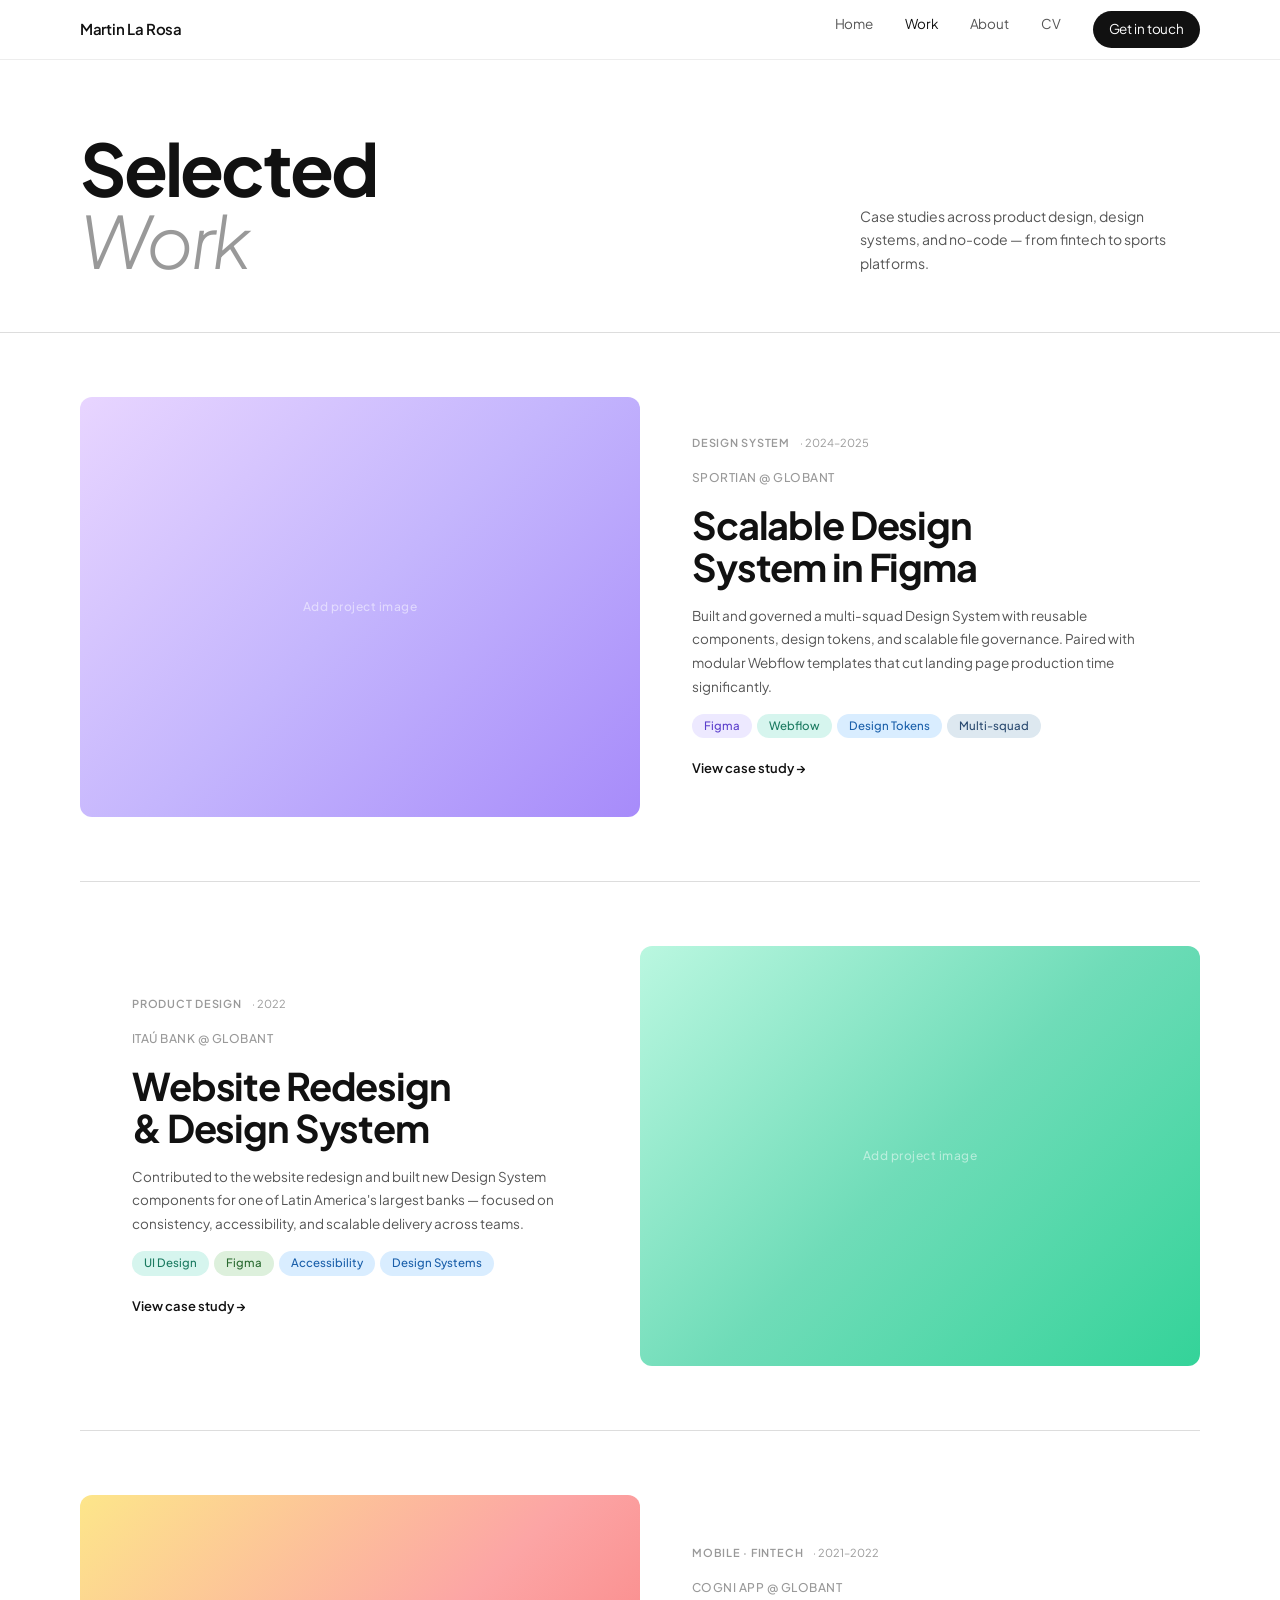
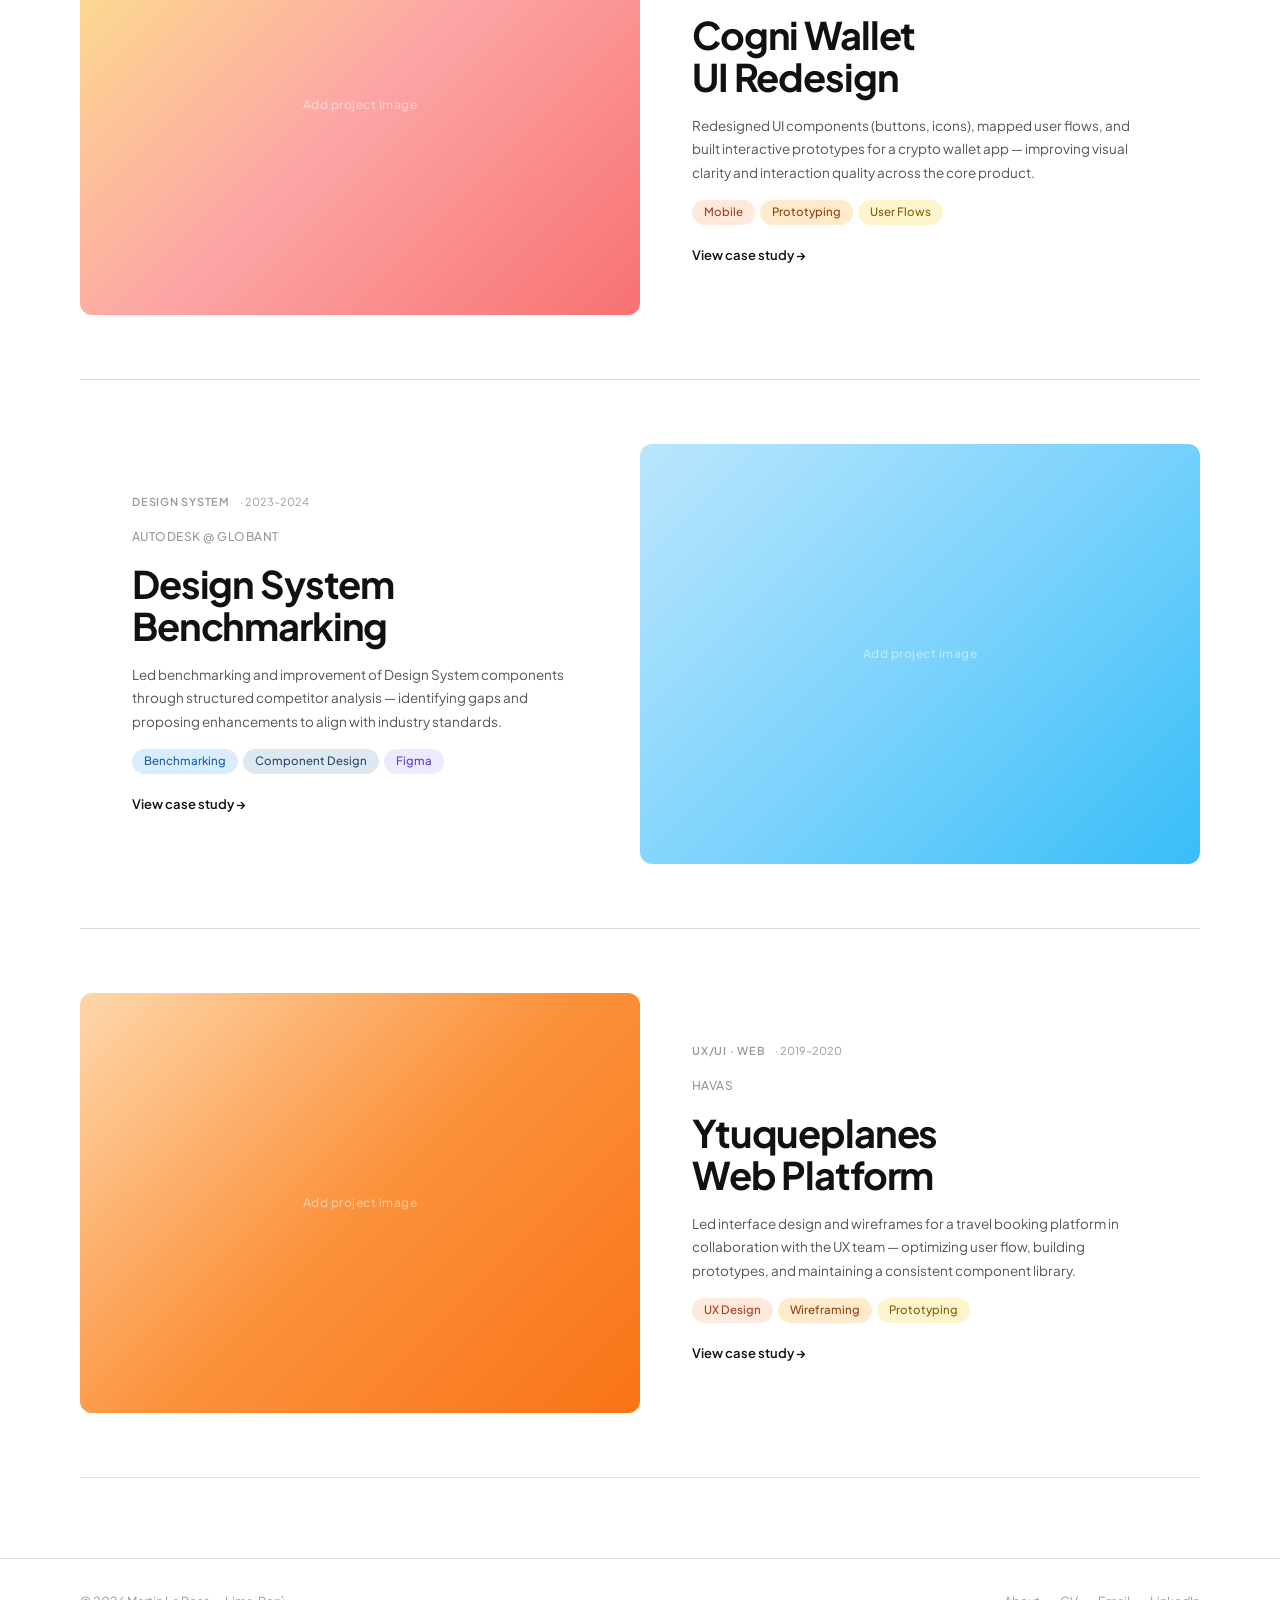
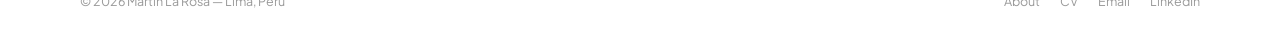
<file: work.html>
<!DOCTYPE html>
<html lang="en">
<head>
  <meta charset="UTF-8" />
  <meta name="viewport" content="width=device-width, initial-scale=1.0" />
  <title>Work — Martin La Rosa</title>
  <link rel="preconnect" href="https://fonts.googleapis.com" />
  <link rel="preconnect" href="https://fonts.gstatic.com" crossorigin />
  <link href="https://fonts.googleapis.com/css2?family=Plus+Jakarta+Sans:ital,wght@0,300;0,400;0,500;0,600;0,700;1,300;1,400&display=swap" rel="stylesheet" />
  <link rel="stylesheet" href="_shared.css" />
  <style>
    /* PAGE HERO */
    .page-hero {
      padding: 72px 40px 56px;
      border-bottom: 1px solid var(--gray-2);
    }

    .page-hero-inner {
      max-width: var(--max);
      margin: 0 auto;
      display: flex;
      align-items: flex-end;
      justify-content: space-between;
      gap: 32px;
      flex-wrap: wrap;
    }

    .page-title {
      font-size: clamp(40px, 6vw, 72px);
      font-weight: 700;
      letter-spacing: -0.04em;
      line-height: 1;
    }

    .page-title em {
      font-style: italic;
      font-weight: 300;
      color: var(--gray-4);
    }

    .page-hero-desc {
      font-size: 14px;
      color: var(--gray-6);
      max-width: 340px;
      line-height: 1.7;
    }

    /* PROJECT LIST — Bent vertical stack */
    .work-section {
      padding: 0 40px 80px;
    }

    .work-inner {
      max-width: var(--max);
      margin: 0 auto;
    }

    .project-full {
      display: grid;
      grid-template-columns: 1fr 1fr;
      gap: 0;
      border-bottom: 1px solid var(--gray-2);
      padding: 64px 0;
      text-decoration: none;
      color: inherit;
      transition: background 0.2s;
    }

    .project-full:hover .project-full-img-wrap { transform: scale(1.02); }

    .project-full.rev { direction: rtl; }
    .project-full.rev > * { direction: ltr; }

    .project-full-img-wrap {
      border-radius: 12px;
      overflow: hidden;
      aspect-ratio: 4/3;
      transition: transform 0.35s ease;
    }

    .project-full-img {
      width: 100%;
      height: 100%;
      display: flex;
      align-items: center;
      justify-content: center;
      font-size: 12px;
      color: rgba(255,255,255,0.5);
      font-weight: 500;
      letter-spacing: 0.04em;
    }

    .g-purple { background: linear-gradient(135deg, #E8D5FF, #C4B5FD, #A78BFA); }
    .g-teal   { background: linear-gradient(135deg, #BAF7E0, #6FDCB8, #34D399); }
    .g-warm   { background: linear-gradient(135deg, #FDE68A, #FCA5A5, #F87171); }
    .g-blue   { background: linear-gradient(135deg, #BAE6FD, #7DD3FC, #38BDF8); }
    .g-peach  { background: linear-gradient(135deg, #FED7AA, #FB923C, #F97316); }

    .project-full-info {
      padding: 0 52px;
      display: flex;
      flex-direction: column;
      justify-content: center;
      gap: 16px;
    }

    .project-full-meta {
      display: flex;
      align-items: center;
      gap: 10px;
    }

    .proj-cat {
      font-size: 11px;
      font-weight: 600;
      letter-spacing: 0.07em;
      text-transform: uppercase;
      color: var(--gray-4);
    }

    .proj-year { font-size: 11px; color: var(--gray-4); }

    .project-full-title {
      font-size: clamp(26px, 3vw, 38px);
      font-weight: 700;
      letter-spacing: -0.03em;
      line-height: 1.1;
    }

    .project-full-client {
      font-size: 12px;
      color: var(--gray-4);
      font-weight: 500;
      letter-spacing: 0.04em;
      text-transform: uppercase;
    }

    .project-full-desc {
      font-size: 13.5px;
      color: var(--gray-6);
      line-height: 1.75;
    }

    .project-full-tags { display: flex; flex-wrap: wrap; gap: 5px; }

    .proj-link {
      display: inline-flex;
      align-items: center;
      gap: 6px;
      font-size: 13px;
      font-weight: 600;
      margin-top: 4px;
      transition: gap 0.15s;
    }

    .proj-link:hover { gap: 10px; }

    /* placeholder state */
    .placeholder-badge {
      display: inline-flex;
      align-items: center;
      gap: 5px;
      font-size: 11px;
      color: var(--gray-4);
      background: var(--gray-1);
      padding: 4px 10px;
      border-radius: 100px;
      margin-top: 4px;
    }

    @media (max-width: 768px) {
      .project-full, .project-full.rev { grid-template-columns: 1fr; direction: ltr; padding: 40px 0; }
      .project-full-info { padding: 24px 0 0; }
      .page-hero { padding: 48px 20px 40px; }
      .work-section { padding: 0 20px 60px; }
    }
  </style>
</head>
<body class="page-body">

  <!-- NAV -->
  <nav class="nav">
    <div class="nav-inner">
      <a href="index.html" class="nav-logo">Martin La Rosa</a>
      <ul class="nav-links">
        <li><a href="index.html">Home</a></li>
        <li><a href="work.html" class="active">Work</a></li>
        <li><a href="about.html">About</a></li>
        <li><a href="cv.html">CV</a></li>
        <li><a href="contact.html" class="nav-cta">Get in touch</a></li>
      </ul>
    </div>
  </nav>

  <!-- PAGE HERO -->
  <div class="page-hero">
    <div class="page-hero-inner">
      <h1 class="page-title">Selected<br><em>Work</em></h1>
      <p class="page-hero-desc">
        Case studies across product design, design systems, and no-code — from fintech to sports platforms.
      </p>
    </div>
  </div>

  <!-- PROJECT LIST -->
  <section class="work-section">
    <div class="work-inner">

      <!-- 1 — Sportian -->
      <a id="sportian" href="#sportian" class="project-full">
        <div class="project-full-img-wrap">
          <div class="project-full-img g-purple">Add project image</div>
        </div>
        <div class="project-full-info">
          <div class="project-full-meta">
            <span class="proj-cat">Design System</span>
            <span class="proj-year">· 2024–2025</span>
          </div>
          <p class="project-full-client">Sportian @ Globant</p>
          <h2 class="project-full-title">Scalable Design<br>System in Figma</h2>
          <p class="project-full-desc">
            Built and governed a multi-squad Design System with reusable components, design tokens, and scalable file governance. Paired with modular Webflow templates that cut landing page production time significantly.
          </p>
          <div class="project-full-tags">
            <span class="chip c-purple">Figma</span>
            <span class="chip c-teal">Webflow</span>
            <span class="chip c-blue">Design Tokens</span>
            <span class="chip c-slate">Multi-squad</span>
          </div>
          <span class="proj-link">View case study →</span>
        </div>
      </a>

      <!-- 2 — Itaú Bank -->
      <a id="itau" href="#itau" class="project-full rev">
        <div class="project-full-img-wrap">
          <div class="project-full-img g-teal">Add project image</div>
        </div>
        <div class="project-full-info">
          <div class="project-full-meta">
            <span class="proj-cat">Product Design</span>
            <span class="proj-year">· 2022</span>
          </div>
          <p class="project-full-client">Itaú Bank @ Globant</p>
          <h2 class="project-full-title">Website Redesign<br>& Design System</h2>
          <p class="project-full-desc">
            Contributed to the website redesign and built new Design System components for one of Latin America's largest banks — focused on consistency, accessibility, and scalable delivery across teams.
          </p>
          <div class="project-full-tags">
            <span class="chip c-teal">UI Design</span>
            <span class="chip c-sage">Figma</span>
            <span class="chip c-blue">Accessibility</span>
            <span class="chip c-blue">Design Systems</span>
          </div>
          <span class="proj-link">View case study →</span>
        </div>
      </a>

      <!-- 3 — Cogni Wallet -->
      <a id="cogni" href="#cogni" class="project-full">
        <div class="project-full-img-wrap">
          <div class="project-full-img g-warm">Add project image</div>
        </div>
        <div class="project-full-info">
          <div class="project-full-meta">
            <span class="proj-cat">Mobile · Fintech</span>
            <span class="proj-year">· 2021–2022</span>
          </div>
          <p class="project-full-client">Cogni App @ Globant</p>
          <h2 class="project-full-title">Cogni Wallet<br>UI Redesign</h2>
          <p class="project-full-desc">
            Redesigned UI components (buttons, icons), mapped user flows, and built interactive prototypes for a crypto wallet app — improving visual clarity and interaction quality across the core product.
          </p>
          <div class="project-full-tags">
            <span class="chip c-peach">Mobile</span>
            <span class="chip c-orange">Prototyping</span>
            <span class="chip c-yellow">User Flows</span>
          </div>
          <span class="proj-link">View case study →</span>
        </div>
      </a>

      <!-- 4 — Autodesk -->
      <a id="autodesk" href="#autodesk" class="project-full rev">
        <div class="project-full-img-wrap">
          <div class="project-full-img g-blue">Add project image</div>
        </div>
        <div class="project-full-info">
          <div class="project-full-meta">
            <span class="proj-cat">Design System</span>
            <span class="proj-year">· 2023–2024</span>
          </div>
          <p class="project-full-client">Autodesk @ Globant</p>
          <h2 class="project-full-title">Design System<br>Benchmarking</h2>
          <p class="project-full-desc">
            Led benchmarking and improvement of Design System components through structured competitor analysis — identifying gaps and proposing enhancements to align with industry standards.
          </p>
          <div class="project-full-tags">
            <span class="chip c-blue">Benchmarking</span>
            <span class="chip c-slate">Component Design</span>
            <span class="chip c-purple">Figma</span>
          </div>
          <span class="proj-link">View case study →</span>
        </div>
      </a>

      <!-- 5 — Havas -->
      <a id="havas" href="#havas" class="project-full">
        <div class="project-full-img-wrap">
          <div class="project-full-img g-peach">Add project image</div>
        </div>
        <div class="project-full-info">
          <div class="project-full-meta">
            <span class="proj-cat">UX/UI · Web</span>
            <span class="proj-year">· 2019–2020</span>
          </div>
          <p class="project-full-client">Havas</p>
          <h2 class="project-full-title">Ytuqueplanes<br>Web Platform</h2>
          <p class="project-full-desc">
            Led interface design and wireframes for a travel booking platform in collaboration with the UX team — optimizing user flow, building prototypes, and maintaining a consistent component library.
          </p>
          <div class="project-full-tags">
            <span class="chip c-peach">UX Design</span>
            <span class="chip c-orange">Wireframing</span>
            <span class="chip c-yellow">Prototyping</span>
          </div>
          <span class="proj-link">View case study →</span>
        </div>
      </a>

    </div>
  </section>

  <!-- FOOTER -->
  <footer class="site-footer">
    <div class="site-footer-inner">
      <span class="footer-left">© 2026 Martin La Rosa — Lima, Perú</span>
      <div class="footer-links">
        <a href="about.html">About</a>
        <a href="cv.html">CV</a>
        <a href="mailto:martinmind.dg@gmail.com">Email</a>
        <a href="https://linkedin.com/in/martinlarosa" target="_blank">LinkedIn</a>
      </div>
    </div>
  </footer>

</body>
</html>
</file>
<file: _shared.css>
/* ─── shared.css — Martin La Rosa Portfolio ─── */

*, *::before, *::after { box-sizing: border-box; margin: 0; padding: 0; }
html { scroll-behavior: smooth; }

:root {
  --black:      #111111;
  --gray-8:     #222222;
  --gray-6:     #555555;
  --gray-4:     #999999;
  --gray-2:     #DDDDDD;
  --gray-1:     #F4F4F4;
  --white:      #FFFFFF;
  --max:        1120px;
  --nav-h:      60px;

  /* chip palette */
  --c-purple:   #EDE9FF;
  --ct-purple:  #5B3FCC;
  --c-teal:     #D6F5EE;
  --ct-teal:    #1A7A60;
  --c-blue:     #D9EDFF;
  --ct-blue:    #1A5FAA;
  --c-peach:    #FFE8DC;
  --ct-peach:   #A04020;
  --c-pink:     #FFE0EE;
  --ct-pink:    #A03060;
  --c-yellow:   #FFF5CC;
  --ct-yellow:  #806010;
  --c-sage:     #DDF0DC;
  --ct-sage:    #2A6A30;
  --c-lavender: #F0E0FF;
  --ct-lavender:#7030A0;
  --c-slate:    #DDE8F0;
  --ct-slate:   #2A4A70;
  --c-orange:   #FFEACC;
  --ct-orange:  #904010;
}

body {
  font-family: 'Plus Jakarta Sans', system-ui, sans-serif;
  font-size: 15px;
  line-height: 1.65;
  color: var(--black);
  background: var(--white);
  -webkit-font-smoothing: antialiased;
}

a { color: inherit; text-decoration: none; }
img { display: block; width: 100%; object-fit: cover; }

/* ─── NAV ─── */
.nav {
  position: fixed;
  top: 0; left: 0; right: 0;
  height: var(--nav-h);
  background: rgba(255,255,255,0.88);
  backdrop-filter: blur(16px);
  -webkit-backdrop-filter: blur(16px);
  border-bottom: 1px solid rgba(0,0,0,0.07);
  z-index: 200;
  display: flex;
  align-items: center;
  padding: 0 40px;
}

.nav-inner {
  width: 100%;
  max-width: var(--max);
  margin: 0 auto;
  display: flex;
  align-items: center;
  justify-content: space-between;
}

.nav-logo {
  font-size: 15px;
  font-weight: 600;
  letter-spacing: -0.02em;
  color: var(--black);
}

.nav-links {
  display: flex;
  gap: 32px;
  list-style: none;
}

.nav-links a {
  font-size: 13.5px;
  font-weight: 400;
  color: var(--gray-6);
  transition: color 0.15s;
  letter-spacing: -0.01em;
}

.nav-links a:hover,
.nav-links a.active { color: var(--black); }

.nav-cta {
  display: inline-flex;
  align-items: center;
  gap: 6px;
  padding: 7px 16px;
  border-radius: 100px;
  font-size: 12.5px;
  font-weight: 500;
  background: var(--black);
  color: var(--white) !important;
  transition: opacity 0.15s;
}

.nav-cta:hover { opacity: 0.8; }

/* body offset for fixed nav */
.page-body { padding-top: var(--nav-h); }

/* ─── CHIPS ─── */
.chip {
  display: inline-block;
  font-size: 11.5px;
  font-weight: 500;
  padding: 4px 12px;
  border-radius: 100px;
  white-space: nowrap;
  line-height: 1.4;
}
.c-purple  { background: var(--c-purple);  color: var(--ct-purple); }
.c-teal    { background: var(--c-teal);    color: var(--ct-teal); }
.c-blue    { background: var(--c-blue);    color: var(--ct-blue); }
.c-peach   { background: var(--c-peach);   color: var(--ct-peach); }
.c-pink    { background: var(--c-pink);    color: var(--ct-pink); }
.c-yellow  { background: var(--c-yellow);  color: var(--ct-yellow); }
.c-sage    { background: var(--c-sage);    color: var(--ct-sage); }
.c-lavender{ background: var(--c-lavender);color: var(--ct-lavender); }
.c-slate   { background: var(--c-slate);   color: var(--ct-slate); }
.c-orange  { background: var(--c-orange);  color: var(--ct-orange); }

/* ─── FOOTER ─── */
.site-footer {
  border-top: 1px solid var(--gray-2);
  padding: 32px 40px;
}

.site-footer-inner {
  max-width: var(--max);
  margin: 0 auto;
  display: flex;
  align-items: center;
  justify-content: space-between;
  flex-wrap: wrap;
  gap: 12px;
}

.footer-left { font-size: 12.5px; color: var(--gray-4); }

.footer-links {
  display: flex;
  gap: 20px;
}

.footer-links a {
  font-size: 12.5px;
  color: var(--gray-4);
  transition: color 0.15s;
}

.footer-links a:hover { color: var(--black); }

/* ─── BTN ─── */
.btn {
  display: inline-flex;
  align-items: center;
  gap: 8px;
  padding: 12px 24px;
  border-radius: 100px;
  font-size: 13.5px;
  font-weight: 500;
  cursor: pointer;
  transition: all 0.15s;
  border: 1.5px solid transparent;
  letter-spacing: -0.01em;
}

.btn-dark {
  background: var(--black);
  color: var(--white);
  border-color: var(--black);
}

.btn-dark:hover { background: #333; border-color: #333; }

.btn-outline {
  background: transparent;
  color: var(--black);
  border-color: var(--gray-2);
}

.btn-outline:hover { border-color: var(--black); }

/* ─── SECTION LABEL ─── */
.label {
  font-size: 11px;
  font-weight: 600;
  letter-spacing: 0.08em;
  text-transform: uppercase;
  color: var(--gray-4);
}

/* ─── RESPONSIVE ─── */
@media (max-width: 768px) {
  .nav { padding: 0 20px; }
  .nav-links { gap: 20px; }
  .site-footer { padding: 24px 20px; }
}

@media (max-width: 560px) {
  .nav-links { display: none; }
}
</file>
